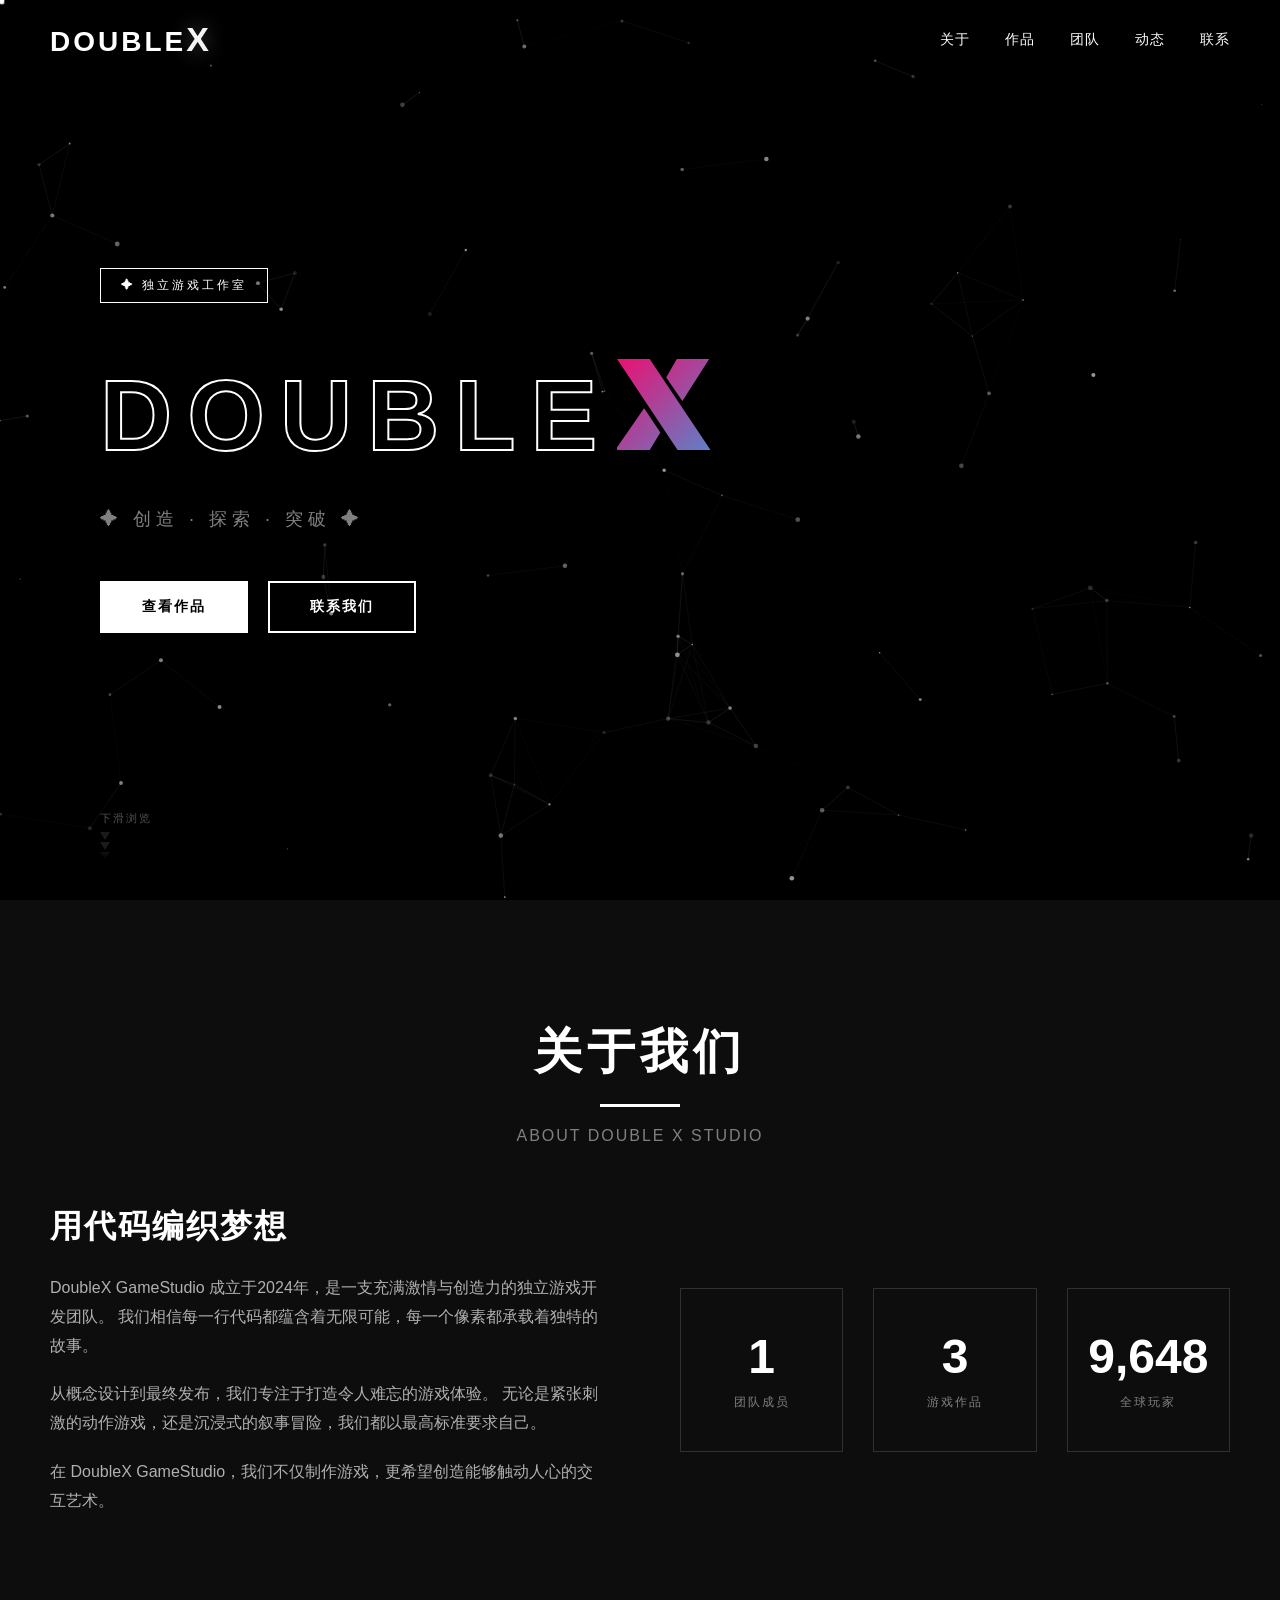
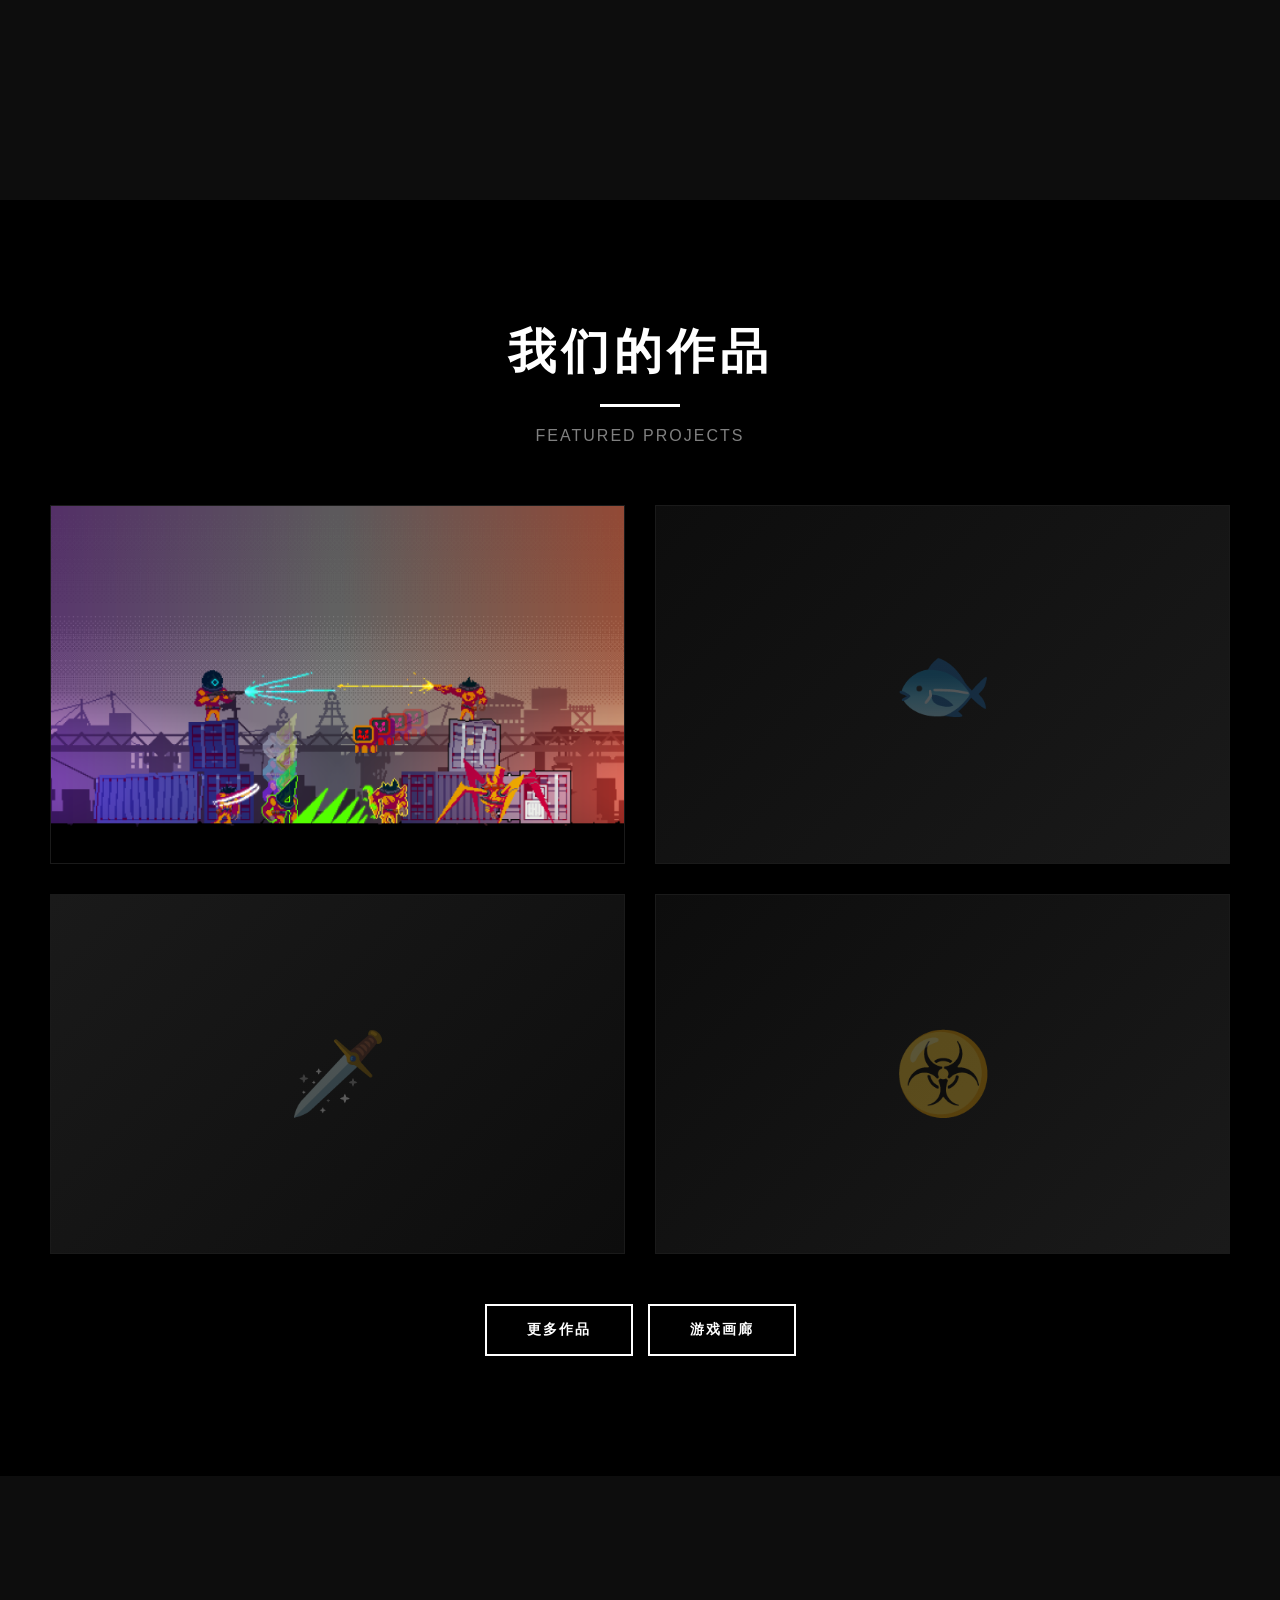
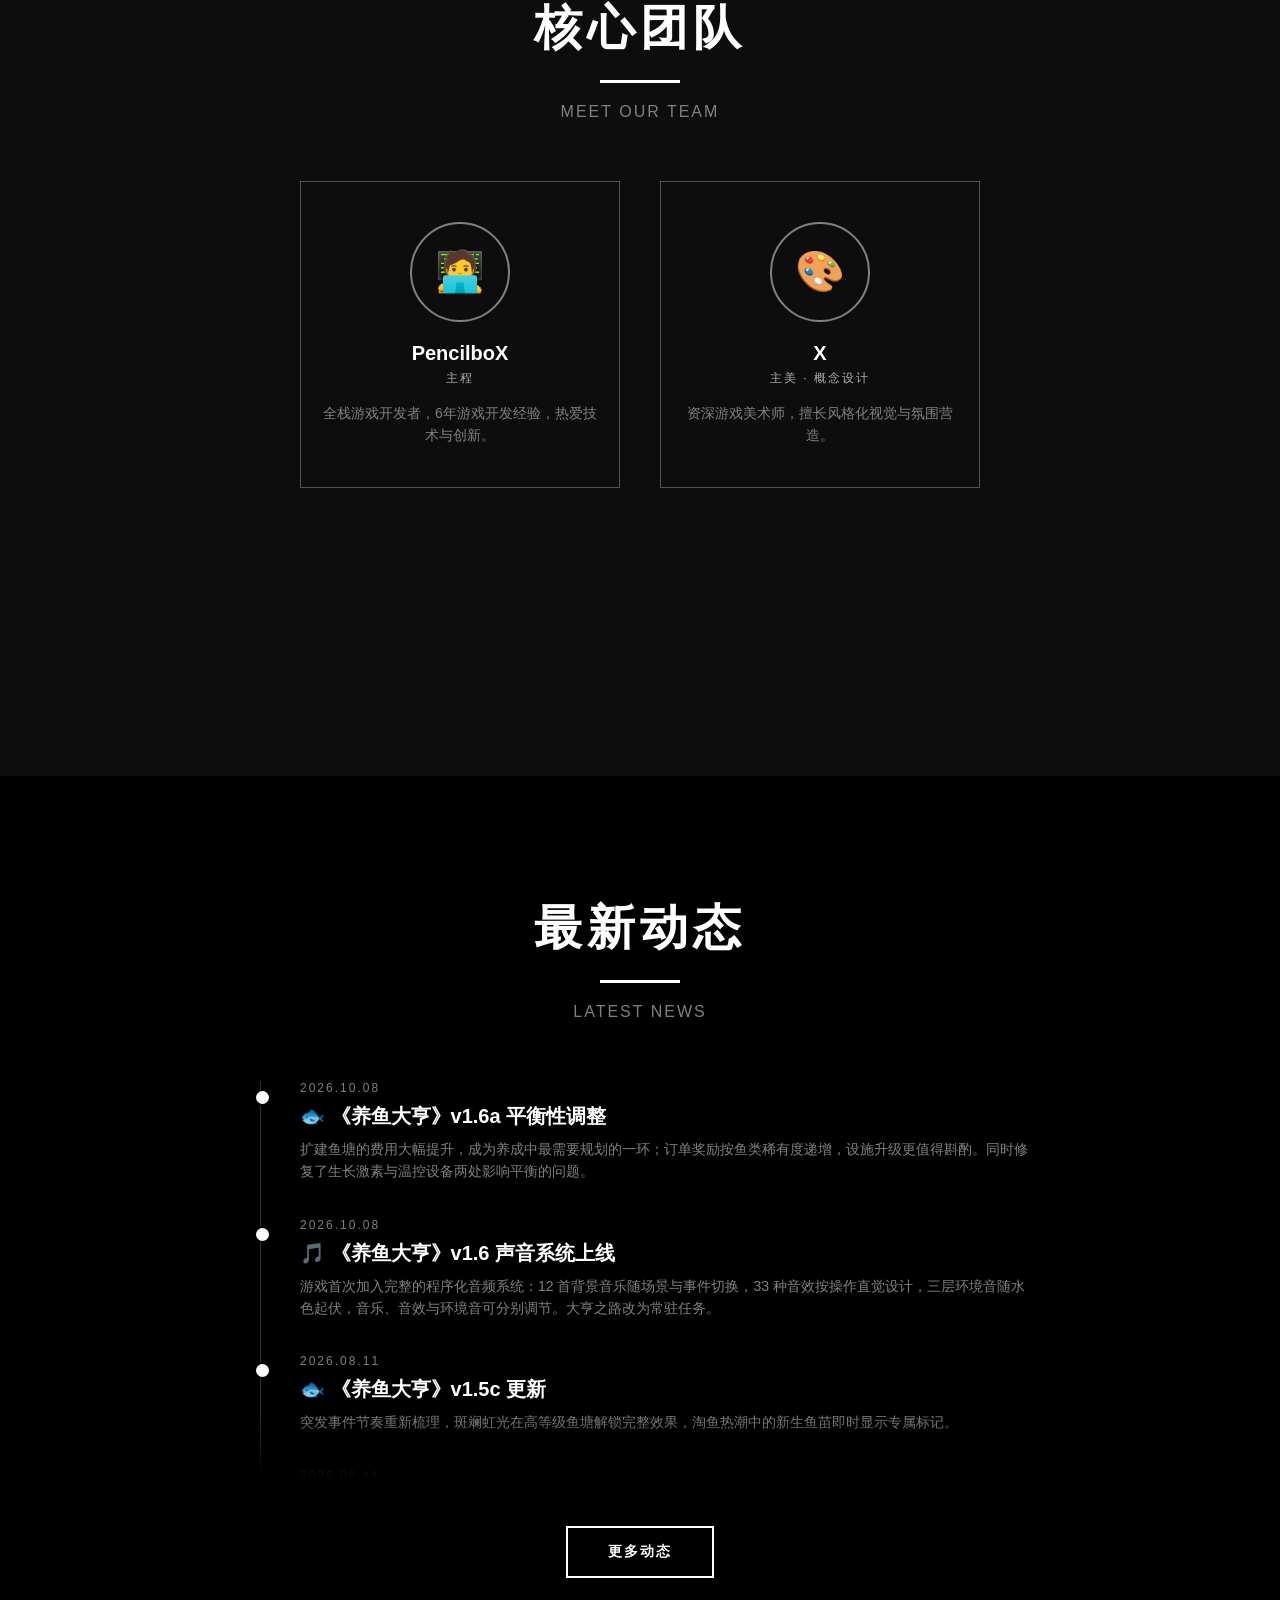
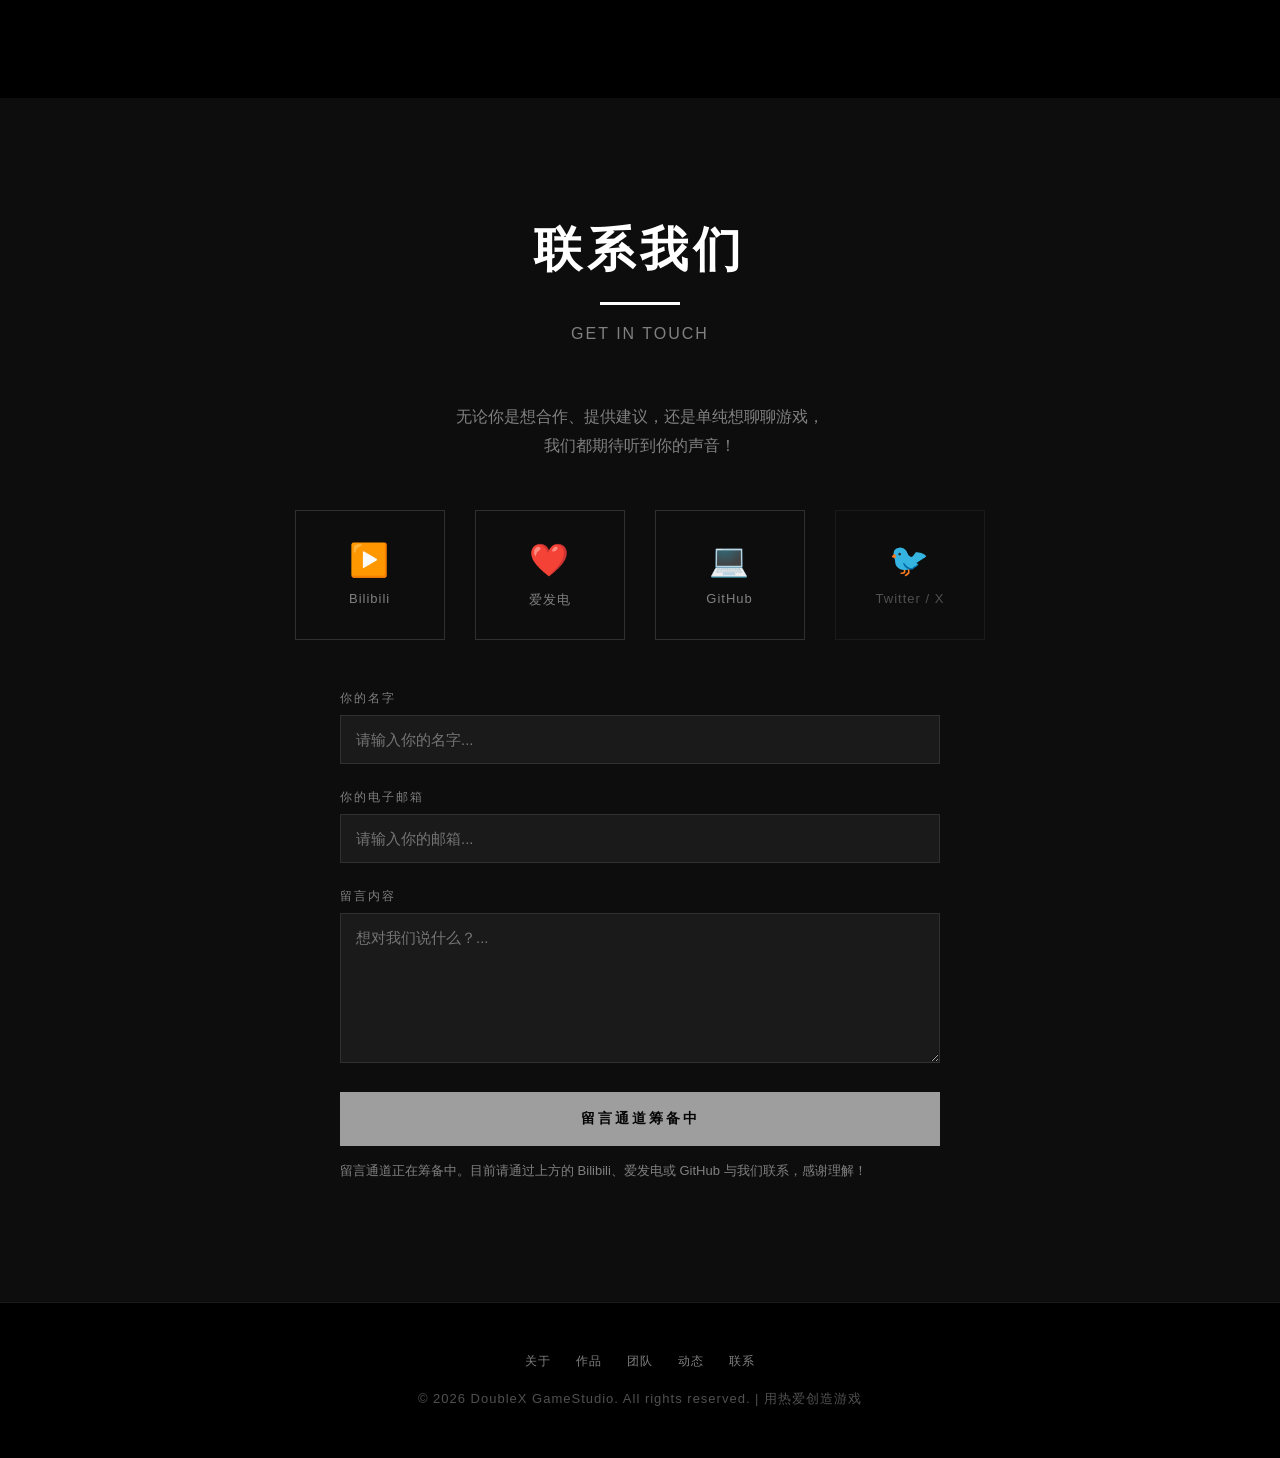
<file: index.html>
<!DOCTYPE html>
<html lang="zh-CN">
<head>
    <meta charset="UTF-8">
    <meta name="viewport" content="width=device-width, initial-scale=1.0">
    <link rel="icon" href="assets/icons/favicon-32.png" type="image/png">
    <link rel="apple-touch-icon" href="assets/icons/apple-touch-icon.png">
    <title>DoubleX GameStudio | 游戏开发工作室</title>
    <meta name="description" content="DoubleX GameStudio 是成立于 2024 年的独立游戏工作室，专注像素风格与硬核玩法：2D 平台射击《几何》、放置养成《养鱼大亨》，另有《螺旋塔》《异种》开发中。">
    <link rel="canonical" href="https://doublex.top/">
    <meta property="og:type" content="website">
    <meta property="og:site_name" content="DoubleX GameStudio">
    <meta property="og:locale" content="zh_CN">
    <meta property="og:title" content="DoubleX GameStudio | 游戏开发工作室">
    <meta property="og:description" content="专注像素风格与硬核玩法的独立游戏工作室：《几何》《养鱼大亨》，另有《螺旋塔》《异种》开发中。">
    <meta property="og:url" content="https://doublex.top/">
    <meta property="og:image" content="https://doublex.top/og-image.jpg">
    <meta property="og:image:width" content="1200">
    <meta property="og:image:height" content="630">
    <meta name="twitter:card" content="summary_large_image">
    <meta name="twitter:title" content="DoubleX GameStudio | 游戏开发工作室">
    <meta name="twitter:description" content="专注像素风格与硬核玩法的独立游戏工作室：《几何》《养鱼大亨》，另有《螺旋塔》《异种》开发中。">
    <meta name="twitter:image" content="https://doublex.top/og-image.jpg">
    <link rel="stylesheet" href="assets/css/main.css">
    <style>
        /* ===== 字体 ===== */
        @font-face {
            font-family: 'Black Ops One';
            src: url('assets/fonts/BlackOpsOne.ttf') format('truetype');
            font-weight: 400;
            font-style: normal;
            font-display: swap;
        }

        /* ===== HERO 区域 - 左对齐 ===== */
        .hero {
            min-height: 100vh;
            display: flex;
            flex-direction: column;
            justify-content: center;
            align-items: flex-start;
            text-align: left;
            position: relative;
            z-index: 1;
            padding-left: 100px;
            padding-right: 50px;
        }

        .hero-badge {
            display: inline-block;
            padding: 8px 20px;
            /* 静止态：透明底 + 白边白字（对齐全局 .btn-outline）*/
            border: 1px solid var(--white);
            color: var(--white);
            font-size: 12px;
            letter-spacing: 3px;
            text-transform: uppercase;
            margin-bottom: 30px;
            animation: fadeInLeft 1s ease;
        }

        .hero-title {
            font-size: 100px;
            font-weight: 900;
            letter-spacing: 15px;
            text-transform: uppercase;
            line-height: 1.1;
            margin-bottom: 20px;
            animation: fadeInLeft 1s ease 0.2s both;
            display: flex;
            flex-wrap: wrap;
            align-items: baseline;
            gap: 0;
        }

        .hero-title .word-double {
            -webkit-text-stroke: 2px var(--white);
            color: transparent;
        }

        .hero-title .word-x {
            font-size: 140px;
            position: relative;
            display: inline-block;
            margin-left: 5px;
            letter-spacing: 5px;
            font-family: 'Black Ops One', 'Impact', 'Arial Black', sans-serif;
            font-weight: 400;
            background: linear-gradient(135deg, #ff0066, #00ccff, #ff6600, #6600ff);
            background-size: 400% 400%;
            -webkit-background-clip: text;
            background-clip: text;
            -webkit-text-fill-color: transparent;
            animation: xGradientFlow 4s ease infinite;
        }

        @keyframes xGradientFlow {
            0% { background-position: 0% 50%; }
            25% { background-position: 100% 0%; }
            50% { background-position: 100% 100%; }
            75% { background-position: 0% 100%; }
            100% { background-position: 0% 50%; }
        }

        .hero-title .word-studio {
            color: var(--gray-400);
            font-size: 50px;
            font-weight: 600;
            letter-spacing: 8px;
            margin-left: 15px;
            align-self: flex-end;
            padding-bottom: 15px;
        }

        .hero-tagline {
            font-size: 18px;
            color: var(--gray-400);
            letter-spacing: 5px;
            margin-bottom: 50px;
            animation: fadeInLeft 1s ease 0.4s both;
        }

        .hero-cta {
            display: flex;
            gap: 20px;
            animation: fadeInLeft 1s ease 0.6s both;
        }

        .btn {
            /* inline-block + nowrap：否则中文标签会在字与字之间折行
               （例如“游戏画廊”被拆成“游戏画/廊”）*/
            display: inline-block;
            white-space: nowrap;
            padding: 15px 40px;
            font-size: 14px;
            font-weight: 600;
            letter-spacing: 2px;
            text-transform: uppercase;
            text-decoration: none;
            transition: all 0.4s ease;
            cursor: pointer;
            border: none;
        }

        .btn-primary {
            background: var(--white);
            color: var(--black);
            border: 2px solid var(--white);
        }

        .btn-primary:hover {
            background: transparent;
            color: var(--white);
        }

        .btn-outline {
            background: transparent;
            color: var(--white);
            border: 2px solid var(--white);
        }

        .btn-outline:hover {
            background: var(--white);
            color: var(--black);
        }

        .scroll-indicator {
            position: absolute;
            bottom: 40px;
            left: 100px;
            display: flex;
            flex-direction: column;
            align-items: flex-start;
            gap: 6px;
            animation: fadeInLeft 1s ease 1s both;
        }

        .scroll-indicator span {
            font-size: 11px;
            letter-spacing: 2px;
            color: var(--gray-500);
        }

        .scroll-arrows {
            display: flex;
            flex-direction: column;
            align-items: center;
            gap: 2px;
            -webkit-mask-image: linear-gradient(to bottom, black 0%, black 55%, transparent 100%);
            mask-image: linear-gradient(to bottom, black 0%, black 55%, transparent 100%);
        }

           /* ===== 程序化三角形 =====    原先用 ◀ ▲ ▼ 字符，Safari（iOS / macOS）会把它们渲染成 emoji。    改为纯 CSS 边框绘制，不依赖字体，任何内核下形状一致。 */   .tri {     display: inline-block;     width: 0;     height: 0;     vertical-align: middle;     border-style: solid;   }   .tri-left {     border-width: 5px 8px 5px 0;     border-color: transparent currentColor transparent transparent;   }   .tri-right {     border-width: 5px 0 5px 8px;     border-color: transparent transparent transparent currentColor;   }   .tri-up {     border-width: 0 5px 8px 5px;     border-color: transparent transparent currentColor transparent;   }   .tri-down {     border-width: 8px 5px 0 5px;     border-color: currentColor transparent transparent transparent;   } .scroll-arrow {
            font-size: 14px;
            color: var(--gray-400);
            opacity: 0.2;
            animation: arrowBlink 1.5s ease-in-out infinite;
        }

        .scroll-arrow:nth-child(2) { animation-delay: 0.5s; }
        .scroll-arrow:nth-child(3) { animation-delay: 1.0s; }

        @keyframes arrowBlink {
            0%, 30%   { opacity: 1; }
            50%, 100% { opacity: 0.2; }
        }

        /* ===== 通用 Section 样式 ===== */
        section {
            position: relative;
            z-index: 1;
            padding: 120px 50px;
            min-height: 100vh;
        }

        .section-title {
            font-size: 48px;
            font-weight: 900;
            text-transform: uppercase;
            letter-spacing: 5px;
            margin-bottom: 60px;
            text-align: center;
            position: relative;
        }

        .section-title::after {
            content: '';
            display: block;
            width: 80px;
            height: 3px;
            background: var(--white);
            margin: 20px auto 0;
        }

        .section-subtitle {
            font-size: 16px;
            color: var(--gray-400);
            text-align: center;
            letter-spacing: 2px;
            margin-top: -40px;
            margin-bottom: 60px;
        }

        /* ===== ABOUT 区域 ===== */
        .about {
            background: var(--gray-800);
        }

        .about-content {
            display: grid;
            grid-template-columns: 1fr 1fr;
            gap: 80px;
            max-width: 1200px;
            margin: 0 auto;
            align-items: center;
        }

        .about-text h3 {
            font-size: 32px;
            font-weight: 800;
            margin-bottom: 25px;
            letter-spacing: 2px;
        }

        .about-text p {
            color: var(--gray-300);
            line-height: 1.8;
            font-size: 16px;
            margin-bottom: 20px;
        }

        .about-stats {
            display: grid;
            grid-template-columns: repeat(3, 1fr);
            gap: 30px;
        }

        .stat-item {
            text-align: center;
            padding: 40px 20px;
            border: 1px solid var(--gray-600);
            transition: all 0.3s ease;
        }

        .stat-item:hover {
            border-color: var(--white);
            background: rgba(255, 255, 255, 0.02);
        }

        .stat-number {
            font-size: 48px;
            font-weight: 900;
            color: var(--white);
            display: block;
        }

        .stat-label {
            font-size: 12px;
            color: var(--gray-400);
            letter-spacing: 2px;
            text-transform: uppercase;
            margin-top: 10px;
            display: block;
        }

        /* ===== PROJECTS 区域 ===== */
        .projects {
            background: var(--black);
        }

        /* 按钮区：横向并排，空间不足时整块换行（不再从字间折断）*/
        .projects-more {
            display: flex;
            flex-wrap: wrap;
            justify-content: center;
            align-items: center;
            gap: 15px;
        }

        .projects-grid {
            display: grid;
            grid-template-columns: repeat(2, 1fr);
            gap: 30px;
            max-width: 1200px;
            margin: 0 auto;
        }

        .project-card {
            position: relative;
            overflow: hidden;
            border: 1px solid var(--gray-700);
            aspect-ratio: 16 / 10;
            cursor: pointer;
            transition: all 0.4s ease;
        }

        .project-card:hover {
            border-color: var(--gray-400);
            transform: translateY(-5px);
        }

        .project-card .project-bg {
            width: 100%;
            height: 100%;
            display: flex;
            align-items: center;
            justify-content: center;
            font-size: 60px;
            font-weight: 900;
            color: var(--gray-700);
            transition: all 0.4s ease;
            background: var(--gray-800);
        }

        .project-card:nth-child(1) .project-bg { background: linear-gradient(135deg, #1a1a1a, #0d0d0d); }
        .project-card:nth-child(2) .project-bg { background: linear-gradient(135deg, #0d0d0d, #1a1a1a); }
        .project-card:nth-child(3) .project-bg { background: linear-gradient(135deg, #1a1a1a, #0d0d0d); }
        .project-card:nth-child(4) .project-bg { background: linear-gradient(135deg, #0d0d0d, #1a1a1a); }

        .project-card .project-bg .icon {
            font-size: 80px;
            opacity: 0.3;
        }

        /* 图片卡片：让图片撑满容器（.project-bg 是 flex 容器且 align-items:center，
           若不强制拉伸，容器会按内容高度收缩，导致图片上下出现黑边）。
           同时覆盖两种写法：带 <picture> 的，以及加载器直接注入的裸 <img>。 */
        .project-card .project-bg picture,
        .project-card .project-bg > img {
            display: block;
            width: 100%;
            height: 100%;
            align-self: stretch;
        }

        .project-card .project-bg picture img,
        .project-card .project-bg > img {
            width: 100%;
            height: 100%;
            object-fit: cover;
            display: block;
        }

        .project-overlay {
            position: absolute;
            bottom: 0;
            left: 0;
            right: 0;
            padding: 30px;
            background: linear-gradient(to top, rgba(0,0,0,0.9), transparent);
            transform: translateY(100%);
            transition: all 0.4s ease;
        }

        .project-card:hover .project-overlay {
            transform: translateY(0);
        }

        .project-overlay h3 {
            font-size: 22px;
            font-weight: 700;
            margin-bottom: 8px;
        }

        .project-overlay p {
            color: var(--gray-400);
            font-size: 13px;
            letter-spacing: 1px;
        }

        .project-overlay .tag {
            display: inline-block;
            padding: 4px 12px;
            border: 1px solid var(--gray-500);
            font-size: 10px;
            letter-spacing: 1px;
            text-transform: uppercase;
            margin-top: 12px;
            color: var(--gray-300);
        }

        .project-overlay .nav-link {
            position: absolute;
            bottom: 30px;
            right: 28px;
            display: inline-flex;
            align-items: center;
            gap: 6px;
            padding: 4px 12px;
            /* 静止态：透明底 + 白边白字（对齐全局 .btn-outline）*/
            border: 1px solid var(--white);
            color: var(--white);
            font-size: 10px;
            letter-spacing: 1px;
            text-transform: uppercase;
            text-decoration: none;
            transition: all 0.35s ease;
            z-index: 5;
            white-space: nowrap;
        }

        .project-overlay .nav-link::after {
            content: '';
            display: inline-block;
            width: 0;
            height: 0;
            border-top: 5px solid transparent;
            border-bottom: 5px solid transparent;
            border-left: 8px solid var(--white);
            transition: border-left-color 0.35s ease;
        }

        /* 悬停：反转为纯白填充 + 文字反色（与 .btn-outline:hover 同向）*/
        .project-overlay .nav-link:hover {
            border-color: var(--white);
            background: var(--white);
            color: var(--black);
        }

        .project-overlay .nav-link:hover::after {
            border-left-color: var(--black);
        }

        .project-overlay .nav-link.disabled {
            border-color: var(--gray-700);
            color: var(--gray-500);
            cursor: not-allowed;
            pointer-events: none;
        }

        .project-overlay .nav-link.disabled::after {
            border-left-color: var(--gray-500);
        }

        .project-overlay .nav-link.disabled:hover {
            border-color: var(--gray-700);
            color: var(--gray-500);
            background: transparent;
            box-shadow: none;
        }

        .project-overlay .nav-link.disabled:hover::after {
            border-left-color: var(--gray-500);
        }

        /* ===== TEAM 区域 ===== */
        .team {
            background: var(--gray-800);
        }

        .team-grid {
            display: flex;
            justify-content: center;
            flex-wrap: wrap;
            gap: 40px;
            max-width: 1000px;
            margin: 0 auto;
        }

        /* 整张成员卡片即链接：外层 <a> 承载 reveal 动画，内层 .team-card 负责视觉与
           hover 抬升。两者 transform 分工不同，避免互相覆盖。 */
        .team-card-link {
            display: block;
            color: inherit;
            text-decoration: none;
        }

        .team-card-link:focus-visible {
            outline: 2px solid var(--white);
            outline-offset: 4px;
        }

        .team-card {
            text-align: center;
            padding: 40px 20px;
            border: 1px solid var(--gray-500);
            transition: all 0.4s ease;
            position: relative;
            overflow: hidden;
            display: flex;
            flex-direction: column;
            align-items: center;
            width: 320px;
            max-width: 100%;
        }

        .team-card::before {
            content: '';
            position: absolute;
            top: 0;
            left: 0;
            width: 100%;
            height: 3px;
            background: var(--white);
            transform: scaleX(0);
            transform-origin: left;
            transition: transform 0.4s ease;
        }

        .team-card-link:hover .team-card::before {
            transform: scaleX(1);
        }

        .team-card-link:hover .team-card {
            border-color: var(--gray-400);
            transform: translateY(-10px);
        }

        .team-avatar {
            width: 100px;
            height: 100px;
            border-radius: 50%;
            margin: 0 auto 20px;
            border: 2px solid var(--gray-400);
            display: flex;
            align-items: center;
            justify-content: center;
            font-size: 40px;
            transition: all 0.4s ease;
        }

        .team-card-link:hover .team-avatar {
            border-color: var(--white);
        }

        .team-card h3 {
            font-size: 20px;
            font-weight: 700;
            margin-bottom: 5px;
        }

        .team-card .role {
            color: var(--gray-300);
            font-size: 12px;
            letter-spacing: 2px;
            text-transform: uppercase;
            margin-bottom: 15px;
        }

        .team-card p {
            color: var(--gray-400);
            font-size: 14px;
            line-height: 1.6;
        }

        /* ===== NEWS / BLOG 区域 ===== */
        .news {
            background: var(--black);
        }

        .news-timeline-wrap {
            max-width: 800px;
            margin: 0 auto;
            position: relative;
        }

        /* 动态列表底部渐隐。列表不足 MIN_SCROLL 条时由 loader 加 .is-short 关闭，
           否则会遮住最后一条内容。 */
        .news-timeline-wrap.is-short::after { display: none; }
        .news-timeline-wrap::after {
            content: '';
            position: absolute;
            bottom: 0;
            left: 0;
            right: 0;
            height: 80px;
            background: linear-gradient(transparent, var(--black) 80%);
            pointer-events: none;
            z-index: 2;
        }

        .news-timeline {
            max-height: 415px;
            overflow-y: auto;
            padding-right: 5px;
            scrollbar-width: thin;
            scrollbar-color: var(--gray-600) transparent;
        }

        .news-timeline::-webkit-scrollbar {
            width: 4px;
        }
        .news-timeline::-webkit-scrollbar-thumb {
            background: var(--gray-600);
            border-radius: 2px;
        }

        .news-timeline::before {
            content: '';
            position: absolute;
            left: 20px;
            top: 0;
            bottom: 0;
            width: 1px;
            background: var(--gray-600);
        }

        .news-item {
            padding-left: 60px;
            position: relative;
            margin-bottom: 35px;
        }

        .news-item:last-child {
            margin-bottom: 10px;
        }

        .news-item::before {
            content: '';
            position: absolute;
            left: 14px;
            top: 8px;
            width: 13px;
            height: 13px;
            border-radius: 50%;
            background: var(--white);
            border: 2px solid var(--black);
        }

        .news-date {
            font-size: 12px;
            color: var(--gray-400);
            letter-spacing: 2px;
            text-transform: uppercase;
            margin-bottom: 8px;
        }

        .news-item h3 {
            font-size: 20px;
            font-weight: 700;
            margin-bottom: 8px;
        }

        .news-item p {
            color: var(--gray-400);
            line-height: 1.6;
            font-size: 14px;
        }

        /* ===== CONTACT 区域 ===== */
        .contact {
            background: var(--gray-800);
        }

        .contact-container {
            max-width: 800px;
            margin: 0 auto;
            text-align: center;
        }

        .contact-container > p {
            color: var(--gray-400);
            font-size: 16px;
            line-height: 1.8;
            margin-bottom: 50px;
        }

        .contact-links {
            display: flex;
            justify-content: center;
            gap: 30px;
            flex-wrap: wrap;
            margin-bottom: 50px;
        }

        .contact-link {
            display: flex;
            flex-direction: column;
            align-items: center;
            gap: 12px;
            padding: 30px 40px;
            border: 1px solid var(--gray-600);
            text-decoration: none;
            color: var(--white);
            transition: all 0.4s ease;
            min-width: 150px;
        }

        .contact-link:hover {
            border-color: var(--white);
            background: rgba(255, 255, 255, 0.02);
            transform: translateY(-5px);
        }

        /* 暂无跳转内容的入口（如未开通的 Twitter / X）：保留占位但明确不可点 */
        .contact-link.disabled {
            border-color: var(--gray-700);
            cursor: not-allowed;
            pointer-events: none;
        }

        .contact-link.disabled span {
            color: var(--gray-500);
        }

        .contact-link .icon {
            font-size: 32px;
        }

        .contact-link span {
            font-size: 13px;
            letter-spacing: 1px;
            color: var(--gray-400);
        }

        .contact-form {
            max-width: 600px;
            margin: 0 auto;
            text-align: left;
        }

        .form-group {
            margin-bottom: 25px;
        }

        .form-group label {
            display: block;
            font-size: 12px;
            letter-spacing: 2px;
            text-transform: uppercase;
            color: var(--gray-400);
            margin-bottom: 8px;
        }

        .form-group input,
        .form-group textarea {
            width: 100%;
            padding: 15px;
            background: var(--gray-700);
            border: 1px solid var(--gray-600);
            color: var(--white);
            font-size: 15px;
            font-family: inherit;
            transition: all 0.3s ease;
            outline: none;
        }

        .form-group input:focus,
        .form-group textarea:focus {
            border-color: var(--white);
            background: var(--gray-600);
        }

        .form-group textarea {
            height: 150px;
            resize: vertical;
        }

        .form-submit {
            width: 100%;
            padding: 18px;
            background: var(--white);
            color: var(--black);
            border: none;
            font-size: 14px;
            font-weight: 700;
            letter-spacing: 3px;
            text-transform: uppercase;
            cursor: pointer;
            transition: all 0.3s ease;
        }

        .form-submit:hover {
            background: var(--gray-200);
        }

        /* ===== 响应式 ===== */
        @media (max-width: 1024px) {
            .hero-title {
                font-size: 60px;
                letter-spacing: 10px;
                flex-wrap: wrap;
            }

            .hero-title .word-x {
                font-size: 80px;
            }

            .hero-title .word-studio {
                font-size: 32px;
                margin-left: 10px;
                padding-bottom: 8px;
            }

            .about-content {
                grid-template-columns: 1fr;
                gap: 50px;
            }

            .projects-grid {
                grid-template-columns: 1fr;
            }

            .team-grid {
                grid-template-columns: repeat(2, 1fr);
            }
        }

        @media (max-width: 768px) {
            section {
                padding: 80px 25px;
            }

            .hero {
                padding-left: 25px;
                padding-right: 25px;
                align-items: center;
                text-align: center;
            }

            .hero-badge {
                margin-bottom: 12px;
            }

            .hero-title {
                font-size: 64px;
                letter-spacing: 8px;
                flex-wrap: wrap;
                justify-content: center;
                margin-bottom: 12px;
            }

            .hero-title .word-x {
                font-size: 86px;
                margin-left: 3px;
            }

            .hero-title .word-studio {
                font-size: 30px;
                margin-left: 6px;
                padding-bottom: 5px;
            }

            .hero-tagline {
                font-size: 15px;
                letter-spacing: 3px;
                margin-bottom: 30px;
            }

            .hero-cta {
                flex-direction: row;
                align-items: center;
                justify-content: center;
                gap: 12px;
            }

            .hero-cta .btn {
                padding: 12px 28px;
                font-size: 12px;
                letter-spacing: 1px;
            }

            .scroll-indicator {
                left: 25px;
                transform: none;
                align-items: flex-start;
            }

            .section-title {
                font-size: 32px;
            }

            .about-stats {
                grid-template-columns: 1fr;
            }

            .team-grid {
                grid-template-columns: 1fr;
            }

            .contact-links {
                flex-direction: row;
                flex-wrap: wrap;
                justify-content: center;
                gap: 12px;
            }

            .contact-link {
                width: calc(50% - 6px);
                padding: 18px 16px;
                min-width: auto;
                font-size: 11px;
            }

            .contact-link .icon {
                font-size: 24px;
            }

            .contact-link span {
                font-size: 11px;
            }
        }

        /* 窄屏：两按钮并排约需 307px，视口不足时改为上下各占一行，
           避免出现半截换行造成的视觉破裂 */
        @media (max-width: 480px) {
            .projects-more {
                flex-direction: column;
                /* 按内容宽度居中并沿用 .btn 默认尺寸（与「更多动态」一致）；
                   拉伸对齐会把边框撑成整行宽，过宽 */
                align-items: center;
                gap: 12px;
            }
        }

        @media (max-width: 480px) {
            .hero {
                padding-left: 16px;
                padding-right: 16px;
            }

            .hero-badge {
                font-size: 10px;
                padding: 6px 14px;
                margin-bottom: 10px;
            }

            .hero-title {
                font-size: 44px;
                letter-spacing: 4px;
                justify-content: center;
                margin-bottom: 8px;
            }

            .hero-title .word-x {
                font-size: 60px;
                margin-left: 2px;
            }

            .hero-title .word-double {
                -webkit-text-stroke: 1px var(--white);
            }

            .hero-title .word-studio {
                font-size: 20px;
                margin-left: 4px;
                padding-bottom: 3px;
            }

            .hero-tagline {
                font-size: 13px;
                margin-bottom: 24px;
            }

            .hero-cta {
                gap: 8px;
            }

            .hero-cta .btn {
                padding: 10px 20px;
                font-size: 11px;
                letter-spacing: 1px;
            }

            .scroll-indicator {
                left: 16px;
                transform: none;
            }

            .contact-link {
                width: calc(50% - 6px);
                min-width: auto;
                padding: 15px 10px;
                flex: 0 0 auto;
            }
        }

        /* ===== 移动端：时间轴占据左侧，文字被推得过右；补右侧安全区平衡重心 ===== */
        @media (max-width: 768px) {
            .news-timeline-wrap { padding-right: 18px; }
            .news-timeline { padding-right: 4px; }
            .news-timeline::before { left: 7px; }
            .news-item { padding-left: 30px; }
            .news-item::before { left: 1px; }
        }
    </style>
    <!-- 结构化数据：工作室与收录作品 -->
    <script type="application/ld+json">
    {
      "@context": "https://schema.org",
      "@type": "Organization",
      "name": "DoubleX GameStudio",
      "alternateName": "DoubleX",
      "url": "https://doublex.top/",
      "logo": "https://doublex.top/assets/icons/logo-white.png",
      "foundingDate": "2024",
      "description": "成立于 2024 年的独立游戏开发工作室，专注像素风格与硬核玩法。",
      "sameAs": [
        "https://space.bilibili.com/3706973610576816",
        "https://ifdian.net/a/dxgamestudio",
        "https://github.com/FishShitMan"
      ],
      "makesOffer": [
        { "@type": "Offer", "itemOffered": { "@type": "VideoGame", "name": "几何", "genre": "平台射击", "gamePlatform": ["PC", "Web"], "url": "https://doublex.top/games/detail.html?game=geometry" } },
        { "@type": "Offer", "itemOffered": { "@type": "VideoGame", "name": "养鱼大亨", "genre": "放置养成", "gamePlatform": ["Web"], "url": "https://doublex.top/games/detail.html?game=fishfarm" } }
      ]
    }
    </script>
</head>
<body>

    <!-- ===== 自定义光标 ===== -->
    <div class="cursor-dot" id="cursorDot"></div>
    <div class="cursor-ring" id="cursorRing"></div>

    <!-- ===== 粒子背景 Canvas ===== -->
    <canvas id="particle-canvas"></canvas>

    <!-- ===== 导航栏 ===== -->
    <nav class="navbar" id="navbar">
        <a href="#" class="logo">Double<span class="highlight-x">X</span></a>
        <ul class="nav-links" id="navLinks">
            <li><a href="#about">关于</a></li>
            <li><a href="#projects">作品</a></li>
            <li><a href="#team">团队</a></li>
            <li><a href="#news">动态</a></li>
            <li><a href="#contact">联系</a></li>
        </ul>
        <div class="menu-toggle" id="menuToggle">
            <span></span>
            <span></span>
            <span></span>
        </div>
    </nav>

    <!-- ===== HERO 区域 ===== -->
    <section class="hero" id="hero">
        <div class="hero-badge">✦ 独立游戏工作室</div>
        <h1 class="hero-title">
            <span class="word-double">DOUBLE</span>
            <span class="word-x">X</span>
        </h1>
        <p class="hero-tagline">✦ 创造 · 探索 · 突破 ✦</p>
        <div class="hero-cta">
            <a href="#projects" class="btn btn-primary">查看作品</a>
            <a href="#contact" class="btn btn-outline">联系我们</a>
        </div>
        <div class="scroll-indicator">
            <span>下滑浏览</span>
            <div class="scroll-arrows">
                <div class="scroll-arrow tri tri-down" aria-hidden="true"></div>
                <div class="scroll-arrow tri tri-down" aria-hidden="true"></div>
                <div class="scroll-arrow tri tri-down" aria-hidden="true"></div>
            </div>
        </div>
    </section>

    <!-- ===== ABOUT 区域 ===== -->
    <section class="about" id="about">
        <h2 class="section-title reveal">关于我们</h2>
        <p class="section-subtitle reveal" style="transition-delay: 0.1s;">ABOUT DOUBLE X STUDIO</p>
        <div class="about-content">
            <div class="about-text reveal-left">
                <h3>用代码编织梦想</h3>
                <p>
                    DoubleX GameStudio 成立于2024年，是一支充满激情与创造力的独立游戏开发团队。
                    我们相信每一行代码都蕴含着无限可能，每一个像素都承载着独特的故事。
                </p>
                <p>
                    从概念设计到最终发布，我们专注于打造令人难忘的游戏体验。
                    无论是紧张刺激的动作游戏，还是沉浸式的叙事冒险，我们都以最高标准要求自己。
                </p>
                <p>
                    在 DoubleX GameStudio，我们不仅制作游戏，更希望创造能够触动人心的交互艺术。
                </p>
            </div>
            <div class="about-stats reveal-right">
                <div class="stat-item">
                    <span class="stat-number" data-target="2">0</span>
                    <span class="stat-label">团队成员</span>
                </div>
                <div class="stat-item">
                    <span class="stat-number" data-target="4">0</span>
                    <span class="stat-label">游戏作品</span>
                </div>
                <div class="stat-item">
                    <span class="stat-number" data-target="9810">0</span>
                    <span class="stat-label">全球玩家</span>
                </div>
            </div>
        </div>
    </section>

    <!-- ===== PROJECTS 区域 ===== -->
    <section class="projects" id="projects">
        <h2 class="section-title reveal">我们的作品</h2>
        <p class="section-subtitle reveal" style="transition-delay: 0.1s;">FEATURED PROJECTS</p>
        <div class="projects-grid" id="projectsGrid">
            <!-- 卡片内容来自 assets/data/siteslots.json（由 assets/js/loader.js 渲染）。
                 下面是 HTML 内置默认内容：数据不可用时页面照常显示，不会空白。 -->
            <div class="project-card reveal-scale">
                <div class="project-bg"><span class="icon">✦</span></div>
                <div class="project-overlay">
                    <h3>待开发项目</h3>
                    <p>这是一个等待开发中的游戏项目</p>
                    <span class="tag">暂无 · 暂无</span>
                    <span class="nav-link disabled" aria-disabled="true">即将推出</span>
                </div>
            </div>
            <div class="project-card reveal-scale" style="transition-delay: 0.1s;">
                <div class="project-bg"><span class="icon">✦</span></div>
                <div class="project-overlay">
                    <h3>待开发项目</h3>
                    <p>这是一个等待开发中的游戏项目</p>
                    <span class="tag">暂无 · 暂无</span>
                    <span class="nav-link disabled" aria-disabled="true">即将推出</span>
                </div>
            </div>
            <div class="project-card reveal-scale" style="transition-delay: 0.2s;">
                <div class="project-bg"><span class="icon">✦</span></div>
                <div class="project-overlay">
                    <h3>待开发项目</h3>
                    <p>这是一个等待开发中的游戏项目</p>
                    <span class="tag">暂无 · 暂无</span>
                    <span class="nav-link disabled" aria-disabled="true">即将推出</span>
                </div>
            </div>
            <div class="project-card reveal-scale" style="transition-delay: 0.3s;">
                <div class="project-bg"><span class="icon">✦</span></div>
                <div class="project-overlay">
                    <h3>待开发项目</h3>
                    <p>这是一个等待开发中的游戏项目</p>
                    <span class="tag">暂无 · 暂无</span>
                    <span class="nav-link disabled" aria-disabled="true">即将推出</span>
                </div>
            </div>
        </div>
<div class="projects-more reveal" style="margin-top: 50px;">
            <a href="pages/showcase.html" class="btn btn-outline">更多作品</a>
            <a href="pages/gallery.html" class="btn btn-outline">游戏画廊</a>
        </div>
    </section>

    <!-- ===== TEAM 区域 ===== -->
    <section class="team" id="team">
        <h2 class="section-title reveal">核心团队</h2>
        <p class="section-subtitle reveal" style="transition-delay: 0.1s;">MEET OUR TEAM</p>
        <div class="team-grid" id="teamGrid">
            <!-- 成员数据来自 assets/data/team.json（由 assets/js/loader.js 渲染）。
                 下面是 HTML 内置默认内容：数据不可用时卡片与链接照常可用。 -->
            <a class="team-card-link reveal" href="https://github.com/toybox250" target="_blank" rel="noopener noreferrer" aria-label="PencilboX 的个人主页">
                <div class="team-card">
                    <div class="team-avatar">🧑‍💻</div>
                    <h3>PencilboX</h3>
                    <div class="role">主程</div>
                    <p>全栈游戏开发者，6年游戏开发经验，热爱技术与创新。</p>
                </div>
            </a>
            <a class="team-card-link reveal" style="transition-delay: 0.05s;" href="https://github.com/FishShitMan" target="_blank" rel="noopener noreferrer" aria-label="X 的个人主页">
                <div class="team-card">
                    <div class="team-avatar">🎨</div>
                    <h3>X</h3>
                    <div class="role">主美 · 概念设计</div>
                    <p>资深游戏美术师，擅长风格化视觉与氛围营造。</p>
                </div>
            </a>
        </div>
    </section>

    <!-- ===== NEWS 区域（按从新到旧排序） ===== -->
    <section class="news" id="news">
        <h2 class="section-title reveal">最新动态</h2>
        <p class="section-subtitle reveal" style="transition-delay: 0.1s;">LATEST NEWS</p>
        <div class="news-timeline-wrap">
            <div class="news-timeline" id="newsList">
                <!-- 动态内容来自 assets/data/news/*.json（由 assets/js/loader.js 渲染）。
                     下面是 HTML 内置默认条目：数据不可用时页面照常显示。 -->
                <div class="news-item reveal-left">
                    <div class="news-date">—</div>
                    <h3>🎮 更多动态即将公布</h3>
                    <p>开发进展正在整理中，敬请期待。</p>
                </div>

            </div>
        </div>

        <div class="news-more reveal" style="text-align: center; margin-top: 30px;">
            <a href="pages/news.html" class="btn btn-outline">更多动态</a>
        </div>
    </section>

    <!-- ===== CONTACT 区域 ===== -->
    <section class="contact" id="contact">
        <h2 class="section-title reveal">联系我们</h2>
        <p class="section-subtitle reveal" style="transition-delay: 0.30s;">GET IN TOUCH</p>
        <div class="contact-container">
            <p class="reveal">
                无论你是想合作、提供建议，还是单纯想聊聊游戏，<br>
                我们都期待听到你的声音！
            </p>
            <div class="contact-links reveal">
                <a href="https://space.bilibili.com/3706973610576816" class="contact-link" target="_blank" rel="noopener">
                    <span class="icon">▶️</span>
                    <span>Bilibili</span>
                </a>
                <a href="https://ifdian.net/a/dxgamestudio" class="contact-link" target="_blank" rel="noopener">
                    <span class="icon">❤️</span>
                    <span>爱发电</span>
                </a>
                <a href="https://github.com/FishShitMan" class="contact-link" target="_blank" rel="noopener">
                    <span class="icon">💻</span>
                    <span>GitHub</span>
                </a>
                <!-- Twitter / X：暂无跳转内容，先以不可点状态占位。开通后填入 https://x.com/账号 并删除 disabled 类与 aria-disabled -->
                <a class="contact-link disabled" id="twitterLink" aria-disabled="true" title="Twitter / X 尚未开通">
                    <span class="icon">🐦</span>
                    <span>Twitter / X</span>
                </a>
            </div>
            <form class="contact-form reveal" id="contactForm">
                <div class="form-group">
                    <label for="name">你的名字</label>
                    <input type="text" id="name" name="name" placeholder="请输入你的名字..." required>
                </div>
                <div class="form-group">
                    <label for="email">你的电子邮箱</label>
                    <input type="email" id="email" name="email" placeholder="请输入你的邮箱..." required>
                </div>
                <div class="form-group">
                    <label for="message">留言内容</label>
                    <textarea id="message" name="message" placeholder="想对我们说什么？..." required></textarea>
                </div>
                <button type="submit" class="form-submit">发送留言</button>
            </form>
        </div>
    </section>

    <!-- ===== FOOTER ===== -->
    <footer class="footer">
        <div class="footer-links">
            <a href="#about">关于</a>
            <a href="#projects">作品</a>
            <a href="#team">团队</a>
            <a href="#news">动态</a>
            <a href="#contact">联系</a>
        </div>
        <p>&copy; 2026 DoubleX GameStudio. All rights reserved. | 用热爱创造游戏</p>
    </footer>

    <!-- ===== 回到顶部按钮 ===== -->
    <button class="back-to-top" id="backToTop" title="回到顶部"><span class="tri tri-up" aria-hidden="true"></span></button>

    <!-- ===== 公共脚本 ===== -->
    <script src="assets/js/loader.js"></script>
    <script src="assets/js/main.js"></script>

    <!-- ===== 页面独有脚本 ===== -->
    <script>
        // ===================================================================
        // 1. 数字动画计数器
        // ===================================================================
        const statNumbers = document.querySelectorAll('.stat-number');

        const counterObserver = new IntersectionObserver((entries) => {
            entries.forEach(entry => {
                if (entry.isIntersecting && !entry.target.dataset.animated) {
                    entry.target.dataset.animated = 'true';
                    const target = parseInt(entry.target.dataset.target);
                    const duration = 2000;
                    const start = performance.now();

                    function updateCounter(currentTime) {
                        const elapsed = currentTime - start;
                        const progress = Math.min(elapsed / duration, 1);
                        const eased = 1 - Math.pow(1 - progress, 3);
                        const current = Math.floor(eased * target);

                        if (target >= 1000) {
                            entry.target.textContent = current.toLocaleString();
                        } else {
                            entry.target.textContent = current;
                        }

                        if (progress < 1) {
                            requestAnimationFrame(updateCounter);
                        } else {
                            entry.target.textContent = target.toLocaleString();
                        }
                    }

                    requestAnimationFrame(updateCounter);
                }
            });
        }, { threshold: 0.5 });

        statNumbers.forEach(el => counterObserver.observe(el));

        // ===================================================================
        // 2. 联系表单 —— 无后端，提交后用本机邮件客户端把内容发到工作室邮箱
        // ===================================================================
        (function () {
            const form = document.getElementById('contactForm');
            if (!form) return;
            const button = form.querySelector('.form-submit');

            // 站点为静态托管、无后端，且工作室暂无公开收件邮箱，
            // 因此不伪造收件地址：提交时提示改用已开通的联系入口。
            // 日后拿到真实邮箱，把下面 handler 换回 mailto 即可（表单元素已带 name 属性）。
            const needsEmail = function () {
                if (button) {
                    button.disabled = true;
                    button.textContent = '留言通道筹备中';
                    button.style.opacity = '0.6';
                    button.style.cursor = 'not-allowed';
                }
                const tip = document.createElement('p');
                tip.style.cssText = 'margin-top:14px;font-size:13px;color:var(--gray-400);line-height:1.7;';
                tip.textContent = '留言通道正在筹备中。目前请通过上方的 Bilibili、爱发电或 GitHub 与我们联系，感谢理解！';
                form.appendChild(tip);
            };

            form.addEventListener('submit', function (e) {
                e.preventDefault();
            });
            needsEmail();
        })();

        // ===================================================================
        // 3. 控制台彩蛋
        // ===================================================================
        console.log('%c DoubleX GameStudio ', 'font-size: 30px; font-weight: bold; background: #000; color: #fff; padding: 10px 20px;');
        console.log('%c 用代码编织梦想，用像素讲述故事 ', 'font-size: 14px; color: #888;');
        console.log('%c 🌟 如果你也热爱游戏开发，欢迎加入我们！', 'font-size: 12px; color: #666;');
    </script>

</body>
</html>
</file>
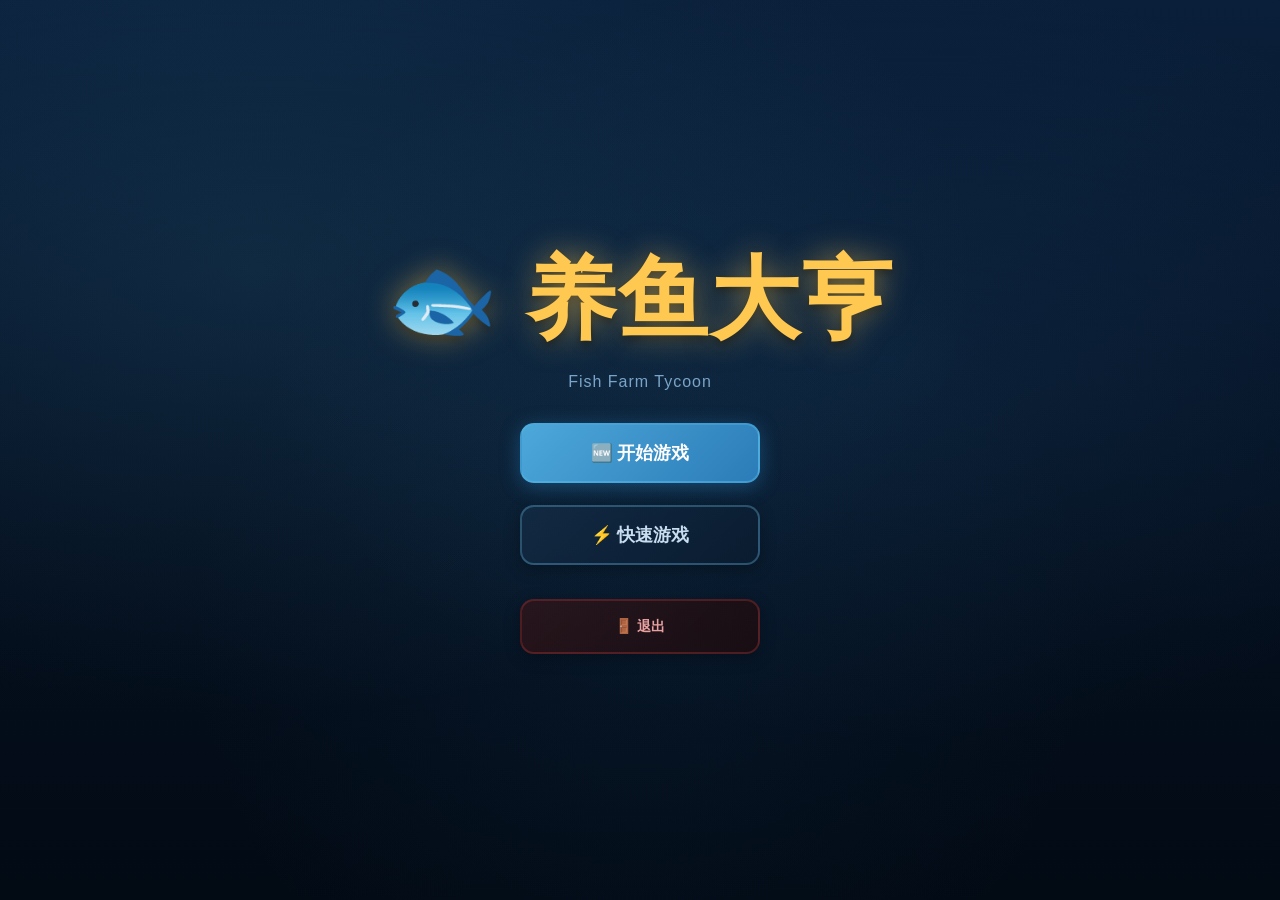
<file: game/index.html>
<!DOCTYPE html>
<html lang="zh-CN">
<head>
<meta charset="UTF-8">
<meta name="viewport" content="width=device-width, initial-scale=1.0">
<title>🐟 养鱼大亨 - Fish Farm Tycoon</title>
<style>
* { margin: 0; padding: 0; box-sizing: border-box; }
body {
  font-family: 'Segoe UI', 'Microsoft YaHei', sans-serif;
  background: #0a1525;
  min-height: 100vh;
  color: #e0e8f0;
  overflow-x: hidden;
  display: flex;
  justify-content: center;
}
.game-wrapper {
  display: flex;
  gap: 10px;
  padding: 10px;
  max-width: 1400px;
  width: 100%;
  height: 100vh;
  min-height: 700px;
  align-items: stretch;
}
.shop-tabs { display: flex; gap: 2px; margin-bottom: 8px; flex-shrink: 0; }
.shop-tab {
  flex: 1; padding: 6px 0; text-align: center; cursor: pointer;
  font-size: 0.75em; font-weight: 600; border-radius: 8px; color: #5a80a0;
  background: rgba(16,36,58,0.4); border: 1px solid rgba(70,150,210,0.08);
  transition: all 0.2s; user-select: none;
}
.shop-tab.active {
  color: #fff;
  background: linear-gradient(135deg, rgba(40,100,160,0.5), rgba(20,60,110,0.5));
  border-color: rgba(80,160,220,0.3); box-shadow: 0 0 8px rgba(60,140,210,0.2);
}
.shop-tab:hover:not(.active) { color: #a0c8e8; border-color: rgba(70,150,210,0.2); }
.shop-tab-content { display: none; }
.shop-tab-content.active { display: block; }
/* 列表项基础样式合并 */
.shop-item, .upgrade-item, .quest-item, .fish-inv-item, .theme-item, .product-item {
  display: flex; align-items: center; gap: 8px; padding: 8px 10px;
  background: rgba(16,36,58,0.5); border-radius: 10px; margin-bottom: 5px;
  border: 1px solid rgba(70,150,210,0.1); font-size: 0.78em; transition: all 0.15s;
}
.shop-item:hover, .upgrade-item:hover, .theme-item:hover, .product-item:hover {
  border-color: rgba(70,150,210,0.3); background: rgba(20,42,66,0.6);
}
.product-item .product-icon, .shop-item .fish-icon, .fish-inv-item .fish-icon {
  font-size: 1.5em; width: 32px; text-align: center; flex-shrink: 0;
}
.product-item .product-info, .shop-item .info, .upgrade-item .info,
.quest-item .info, .fish-inv-item .info, .theme-item .info { flex: 1; min-width: 0; }
.product-item .product-name, .shop-item .name, .upgrade-item .name, .theme-item .name {
  font-weight: 600; font-size: 0.85em; color: #c8ddf0;
}
.product-item .product-desc, .shop-item .details, .upgrade-item .desc, .theme-item .desc {
  font-size: 0.7em; color: #6a90b8; margin-top: 1px;
}
.product-item .product-price, .shop-item .price {
  font-size: 0.8em; font-weight: 700; color: #ffc850; white-space: nowrap;
}
.product-item .btn, .shop-item .btn, .upgrade-item .btn, .theme-item .btn { flex-shrink: 0; }

.side-panel { width: 300px; min-width: 280px; display: flex; flex-direction: column; gap: 8px; flex-shrink: 0; }
.side-panel .panel {
  background: linear-gradient(160deg, rgba(14,32,55,0.92), rgba(8,20,38,0.95));
  border: 1px solid rgba(70,150,210,0.25); border-radius: 14px; padding: 12px;
  backdrop-filter: blur(6px); overflow-y: auto; flex: 1; min-height: 0;
}
.side-panel .panel h3 {
  font-size: 0.9em; color: #7ec8f8; margin-bottom: 10px; padding-bottom: 6px;
  border-bottom: 1px solid rgba(70,150,210,0.2); display: flex; align-items: center; gap: 6px;
  position: sticky; top: 0; background: inherit; z-index: 2;
}
.center-area { flex: 1; display: flex; flex-direction: column; gap: 8px; min-width: 400px; }
.top-bar { display: flex; gap: 8px; flex-shrink: 0; }
.stat-card {
  flex: 1; min-width: 100px;
  background: linear-gradient(145deg, rgba(14,38,60,0.9), rgba(10,25,42,0.95));
  border: 1px solid rgba(80,160,220,0.25); border-radius: 12px; padding: 10px 14px;
  display: flex; align-items: center; gap: 10px;
}
.stat-card .icon-circle {
  width: 38px; height: 38px; border-radius: 50%; display: flex; align-items: center;
  justify-content: center; font-size: 1.3em; flex-shrink: 0;
}
.stat-card .icon-circle.money { background: rgba(255,200,50,0.2); }
.stat-card .icon-circle.fish { background: rgba(80,200,255,0.2); }
.stat-card .icon-circle.species { background: rgba(255,120,200,0.2); }
.stat-card .info .label { font-size: 0.68em; color: #7aa4c8; text-transform: uppercase; letter-spacing: 0.5px; }
.stat-card .info .value { font-size: 1.25em; font-weight: 700; color: #fff; }
.stat-card.money .value { color: #ffc850; }

.pond-container {
  flex: 1; position: relative; border-radius: 18px; overflow: hidden;
  border: 3px solid rgba(100,180,220,0.3); cursor: default; min-height: 300px; transition: border-color 0.6s;
}
.pond-bg { position: absolute; inset: 0; z-index: 0; transition: all 0.6s ease; }
.pond-caustics { position: absolute; inset: 0; z-index: 1; pointer-events: none; opacity: 0.35; }

/* 主题合并 - 使用CSS变量可进一步精简，但保持当前显式主题以兼容 */
.theme-default .pond-bg {
  background: radial-gradient(ellipse at 30% 20%, rgba(80,180,220,0.35) 0%, transparent 60%),
    radial-gradient(ellipse at 70% 50%, rgba(60,150,200,0.25) 0%, transparent 55%),
    radial-gradient(ellipse at 50% 80%, rgba(30,100,160,0.3) 0%, transparent 50%),
    linear-gradient(180deg, #1a6b9e 0%, #14628a 15%, #0e4d72 30%, #0b3d5c 50%, #0a3350 70%, #082840 100%);
  background-size: 100% 100%, 120% 120%, 100% 100%, 100% 100%;
  animation: bgShimmer 8s ease-in-out infinite alternate;
}
.theme-coral .pond-bg {
  background: radial-gradient(ellipse at 25% 30%, rgba(255,160,140,0.3) 0%, transparent 55%),
    radial-gradient(ellipse at 65% 60%, rgba(255,130,110,0.2) 0%, transparent 50%),
    linear-gradient(180deg, #1e8ab5 0%, #167a9e 15%, #116b8a 30%, #0e5570 50%, #0c4560 70%, #0a3550 100%);
  animation: bgShimmer 7s ease-in-out infinite alternate;
}
.theme-coral { border-color: rgba(255,140,120,0.4) !important; }
.theme-deepsea .pond-bg {
  background: radial-gradient(ellipse at 50% 15%, rgba(60,80,160,0.25) 0%, transparent 50%),
    radial-gradient(ellipse at 30% 70%, rgba(40,50,120,0.2) 0%, transparent 45%),
    linear-gradient(180deg, #0a1f3a 0%, #081a30 15%, #061428 30%, #040e1c 50%, #020a14 70%, #01060c 100%);
  animation: bgShimmer 10s ease-in-out infinite alternate;
}
.theme-deepsea { border-color: rgba(80,80,180,0.5) !important; }
.theme-crystal .pond-bg {
  background: radial-gradient(ellipse at 40% 25%, rgba(180,240,255,0.4) 0%, transparent 50%),
    radial-gradient(ellipse at 60% 65%, rgba(140,220,240,0.3) 0%, transparent 45%),
    linear-gradient(180deg, #1ca3b8 0%, #1590a5 20%, #0e788e 40%, #0b6078 60%, #085068 80%, #064058 100%);
  animation: bgShimmer 6s ease-in-out infinite alternate;
}
.theme-crystal { border-color: rgba(150,230,255,0.5) !important; }
.theme-gold .pond-bg {
  background: radial-gradient(ellipse at 35% 30%, rgba(255,210,80,0.25) 0%, transparent 50%),
    radial-gradient(ellipse at 55% 70%, rgba(255,180,40,0.2) 0%, transparent 45%),
    linear-gradient(180deg, #5a4a20 0%, #4a3a18 20%, #3a2c10 40%, #2a1e0a 60%, #1a1006 80%, #0d0802 100%);
  animation: bgShimmer 9s ease-in-out infinite alternate;
}
.theme-gold { border-color: rgba(255,200,80,0.5) !important; }
.theme-redtide .pond-bg {
  background: radial-gradient(ellipse at 40% 25%, rgba(255,80,60,0.25) 0%, transparent 50%),
    radial-gradient(ellipse at 60% 55%, rgba(220,40,30,0.2) 0%, transparent 45%),
    linear-gradient(180deg, #3a1010 0%, #2a0c0c 20%, #1f0808 40%, #150505 60%, #0d0303 80%, #060101 100%);
  animation: bgShimmer 5s ease-in-out infinite alternate;
}
.theme-redtide { border-color: rgba(255,80,60,0.55) !important; }
.theme-abyss .pond-bg {
  background: radial-gradient(ellipse at 40% 20%, rgba(120,60,200,0.2) 0%, transparent 55%),
    radial-gradient(ellipse at 60% 50%, rgba(80,20,160,0.15) 0%, transparent 45%),
    linear-gradient(180deg, #0a0620 0%, #080518 15%, #060410 30%, #04030a 50%, #020206 70%, #010104 100%);
  animation: bgShimmer 12s ease-in-out infinite alternate;
}
.theme-abyss { border-color: rgba(140,60,220,0.5) !important; }
@keyframes bgShimmer { 0% { background-position: 0% 0%, 0% 0%, 0% 0%, 0% 0%; } 100% { background-position: 3% 2%, -2% -3%, 1% -1%, 0% 0%; } }
@keyframes roeGlow { 0%,100% { box-shadow: 0 0 10px rgba(255,200,80,0.7), 0 0 20px rgba(255,180,60,0.4); } 50% { box-shadow: 0 0 18px rgba(255,240,140,0.9), 0 0 32px rgba(255,200,80,0.7); } }

@keyframes redPulse { 0%,100% { background-color: rgba(200,30,30,0.15); border-color: rgba(255,60,60,0.6); } 50% { background-color: rgba(220,50,50,0.35); border-color: rgba(255,20,20,0.9); } }
@keyframes redFlash { 0%,100% { border-color: rgba(255,60,60,0.55); } 50% { border-color: rgba(255,30,30,0.95); box-shadow: 0 0 30px rgba(255,0,0,0.5), inset 0 0 30px rgba(255,0,0,0.15); } }
@keyframes goldPulse { 0%,100% { background-color: rgba(200,150,30,0.15); border-color: rgba(255,200,60,0.5); } 50% { background-color: rgba(220,170,40,0.35); border-color: rgba(255,220,80,0.9); } }
@keyframes rainbowBreath { 0%{border-color:rgba(255,80,80,0.7);box-shadow:0 0 20px rgba(255,80,80,0.4),inset 0 0 20px rgba(255,80,80,0.08)} 14%{border-color:rgba(255,180,40,0.7);box-shadow:0 0 20px rgba(255,180,40,0.4),inset 0 0 20px rgba(255,180,40,0.08)} 28%{border-color:rgba(255,240,60,0.7);box-shadow:0 0 20px rgba(255,240,60,0.4),inset 0 0 20px rgba(255,240,60,0.08)} 42%{border-color:rgba(80,220,80,0.7);box-shadow:0 0 20px rgba(80,220,80,0.4),inset 0 0 20px rgba(80,220,80,0.08)} 57%{border-color:rgba(60,180,255,0.7);box-shadow:0 0 20px rgba(60,180,255,0.4),inset 0 0 20px rgba(60,180,255,0.08)} 71%{border-color:rgba(120,80,240,0.7);box-shadow:0 0 20px rgba(120,80,240,0.4),inset 0 0 20px rgba(120,80,240,0.08)} 85%{border-color:rgba(220,80,200,0.7);box-shadow:0 0 20px rgba(220,80,200,0.4),inset 0 0 20px rgba(220,80,200,0.08)} 100%{border-color:rgba(255,80,80,0.7);box-shadow:0 0 20px rgba(255,80,80,0.4),inset 0 0 20px rgba(255,80,80,0.08)} }
@keyframes rainbowBg { 0%,100% { opacity: 0.25; } 50% { opacity: 0.40; } }
@keyframes goldFlash { 0%,100% { border-color: rgba(255,200,60,0.55); } 50% { border-color: rgba(255,220,80,0.95); box-shadow: 0 0 30px rgba(255,200,60,0.5), inset 0 0 30px rgba(255,200,60,0.15); } }
@keyframes superRedPulse { 0%,100% { background-color: rgba(180,10,10,0.25); border-color: rgba(255,20,20,0.7); } 50% { background-color: rgba(220,20,20,0.45); border-color: rgba(255,10,10,1.0); box-shadow: 0 0 30px rgba(255,0,0,0.6), inset 0 0 40px rgba(255,0,0,0.2); } }
@keyframes superRedFlash { 0%,100% { border-color: rgba(255,20,20,0.6); box-shadow: 0 0 20px rgba(255,0,0,0.3), inset 0 0 20px rgba(255,0,0,0.08); } 25% { border-color: rgba(255,60,60,0.85); box-shadow: 0 0 35px rgba(255,0,0,0.6), inset 0 0 35px rgba(255,0,0,0.15); } 50% { border-color: rgba(255,10,10,0.95); box-shadow: 0 0 50px rgba(255,0,0,0.8), inset 0 0 50px rgba(255,0,0,0.25); } 75% { border-color: rgba(255,60,60,0.85); box-shadow: 0 0 35px rgba(255,0,0,0.6), inset 0 0 35px rgba(255,0,0,0.15); } 100% { border-color: rgba(255,20,20,0.6); box-shadow: 0 0 20px rgba(255,0,0,0.3), inset 0 0 20px rgba(255,0,0,0.08); } }
@keyframes ancientRedGlow { 0%{border-color:rgba(255,20,20,0.6);box-shadow:0 0 0px rgba(255,0,0,0)} 30%{border-color:rgba(255,60,60,0.95);box-shadow:0 0 40px rgba(255,0,0,0.7),0 0 80px rgba(200,0,0,0.5)} 60%{border-color:rgba(255,100,100,1);box-shadow:0 0 60px rgba(255,50,50,0.9),0 0 120px rgba(200,20,20,0.7),0 0 180px rgba(150,0,0,0.4)} 100%{border-color:rgba(255,20,20,0.6);box-shadow:0 0 0px rgba(255,0,0,0),0 0 0px rgba(200,0,0,0)} }
@keyframes plaguePulse { 0%,100% { background-color: rgba(30,180,30,0.15); border-color: rgba(80,220,80,0.5); } 50% { background-color: rgba(50,220,50,0.35); border-color: rgba(120,255,120,0.8); } }
@keyframes plagueFlash { 0%,100% { border-color: rgba(80,220,80,0.55); } 50% { border-color: rgba(100,255,100,0.95); box-shadow: 0 0 25px rgba(0,200,0,0.4), inset 0 0 20px rgba(0,200,0,0.1); } }
.pond-container.event-rainbow { animation: rainbowBreath 3s ease-in-out infinite !important; }
.pond-container.event-rainbow .pond-bg { background: linear-gradient(180deg, rgba(255,100,100,0.35) 0%, rgba(255,160,60,0.3) 15%, rgba(255,240,80,0.25) 30%, rgba(80,220,100,0.3) 50%, rgba(60,180,255,0.35) 70%, rgba(140,80,240,0.3) 85%, rgba(220,100,220,0.35) 100%) !important; animation: rainbowBg 3s ease-in-out infinite !important; }
.pond-container.event-red-tide { animation: redFlash 0.8s ease-in-out infinite !important; }
.pond-container.event-red-tide .pond-bg { background: linear-gradient(180deg, rgba(180,30,30,0.5) 0%, rgba(120,15,15,0.4) 50%, rgba(60,5,5,0.3) 100%) !important; animation: redPulse 1.5s ease-in-out infinite !important; }
.pond-container.event-gold-rush { animation: goldFlash 0.7s ease-in-out infinite !important; }
.pond-container.event-gold-rush .pond-bg { background: linear-gradient(180deg, rgba(200,150,30,0.45) 0%, rgba(150,110,20,0.35) 50%, rgba(80,60,10,0.25) 100%) !important; animation: goldPulse 1.2s ease-in-out infinite !important; }
.pond-container.event-plague { animation: plagueFlash 0.7s ease-in-out infinite !important; }
.pond-container.event-plague .pond-bg { background: linear-gradient(180deg, rgba(20,120,20,0.4) 0%, rgba(10,80,10,0.3) 50%, rgba(5,40,5,0.25) 100%) !important; animation: plaguePulse 1s ease-in-out infinite !important; }
.pond-container.event-super-red-tide { animation: superRedFlash 1.0s ease-in-out infinite !important; }
.pond-container.event-super-red-tide .pond-bg { background: linear-gradient(180deg, rgba(180,10,10,0.6) 0%, rgba(120,5,5,0.5) 50%, rgba(60,2,2,0.4) 100%) !important; animation: superRedPulse 1.2s ease-in-out infinite !important; }
.pond-container.ancient-red-selling { animation: ancientRedGlow 1.2s ease-in-out forwards !important; }

.event-banner { position: absolute; top: 50%; left: 50%; transform: translate(-50%, -50%); z-index: 20; pointer-events: none; text-align: center; font-weight: 700; text-shadow: 0 0 10px rgba(0,0,0,0.6); }
.event-banner .event-title { font-size: 1.6em; margin-bottom: 4px; }
.event-banner .event-desc { font-size: 0.7em; margin-bottom: 6px; opacity: 0.8; }
.event-banner .event-countdown { font-size: 3em; }
.event-banner.red { color: #ff4444; }
.event-banner.gold { color: #ffd700; }

.bubble { position: absolute; border-radius: 50%; pointer-events: none; z-index: 2; animation: rise linear infinite; background: rgba(255,255,255,0.2); border: 1px solid rgba(255,255,255,0.4); box-shadow: 0 0 4px rgba(255,255,255,0.25), inset 0 0 3px rgba(255,255,255,0.2); }
.bubble::after { content: ''; position: absolute; top: 15%; left: 18%; width: 35%; height: 35%; border-radius: 50%; background: rgba(255,255,255,0.7); }
@keyframes rise { 0%{transform:translateY(0) translateX(0) scale(1);opacity:0.85} 25%{transform:translateY(-25vh) translateX(8px) scale(1.06);opacity:0.65} 50%{transform:translateY(-50vh) translateX(-5px) scale(0.92);opacity:0.45} 75%{transform:translateY(-75vh) translateX(12px) scale(0.82);opacity:0.2} 100%{transform:translateY(-105vh) translateX(3px) scale(0.65);opacity:0} }

.weed { position: absolute; bottom: 0; transform-origin: bottom center; pointer-events: none; z-index: 3; animation: sway 4s ease-in-out infinite; text-shadow: 0 0 8px rgba(0,0,0,0.3); }
.weed:nth-child(odd) { animation-duration: 3.5s; animation-delay: -1s; }
.weed:nth-child(even) { animation-duration: 4.5s; animation-delay: -2s; }
@keyframes sway { 0%,100%{transform:rotate(-4deg) scaleX(1)} 25%{transform:rotate(2deg) scaleX(0.95)} 50%{transform:rotate(5deg) scaleX(1.02)} 75%{transform:rotate(-2deg) scaleX(0.97)} }
.rock { position: absolute; bottom: 8px; pointer-events: none; z-index: 1; opacity: 0.45; }
.light-ray { position: absolute; top: 0; width: 20px; background: linear-gradient(180deg, rgba(255,255,255,0.08) 0%, transparent 100%); pointer-events: none; z-index: 1; animation: rayDrift 6s ease-in-out infinite; transform-origin: top center; border-radius: 10px; }
@keyframes rayDrift { 0%,100%{opacity:0.3;transform:skewX(-3deg)} 50%{opacity:0.5;transform:skewX(4deg)} }

.pond-fish { position: absolute; font-size: 2em; pointer-events: auto; cursor: pointer; transition: left 6s linear, top 5s ease-in-out, transform 0.3s ease; z-index: 5; filter: drop-shadow(1px 2px 2px rgba(0,0,0,0.35)); }
.pond-fish.hovered { filter: drop-shadow(0 0 10px rgba(255,255,255,0.9)) drop-shadow(1px 2px 4px rgba(0,0,0,0.5)) !important; z-index: 16 !important; }

.fish-speech { position: absolute; z-index: 20; pointer-events: none; background: rgba(255,255,255,0.92); color: #1a3350; padding: 4px 10px; border-radius: 12px; font-size: 0.7em; font-weight: 600; white-space: nowrap; box-shadow: 0 2px 8px rgba(0,0,0,0.3); animation: speechPop 0.3s ease-out; }
.fish-speech::after { content: ''; position: absolute; bottom: -6px; left: 50%; transform: translateX(-50%); width: 0; height: 0; border-left: 6px solid transparent; border-right: 6px solid transparent; border-top: 6px solid rgba(255,255,255,0.92); }
@keyframes speechPop { 0%{opacity:0;transform:translateY(6px) scale(0.8)} 100%{opacity:1;transform:translateY(0) scale(1)} }
.fish-speech.fade-out { animation: speechFade 0.5s ease-in forwards; }
@keyframes speechFade { to { opacity:0; transform: translateY(-8px); } }

@keyframes moneyPulse { 0%{transform:scale(1);color:#ffc850} 30%{transform:scale(1.15);color:#ffe080} 100%{transform:scale(1);color:#ffc850} }
@keyframes moneySubtract { 0%{transform:scale(1);color:#ffc850} 40%{transform:scale(1.1);color:#ff8888} 100%{transform:scale(1);color:#ffc850} }
.stat-card.money .value.pulse { animation: moneyPulse 0.5s ease-out; }
.stat-card.money .value.subtract { animation: moneySubtract 0.5s ease-out; }

@keyframes confettiFall { 0%{transform:translateY(-10vh) rotate(0deg);opacity:1} 100%{transform:translateY(105vh) rotate(720deg);opacity:0} }
.confetti-piece { position: fixed; top: -20px; z-index: 9999; pointer-events: none; font-size: 1.5em; animation: confettiFall 4s linear forwards; }

@keyframes screenShake { 0%,100%{transform:translate(0,0)} 10%{transform:translate(-2px,-1px)} 20%{transform:translate(2px,1px)} 30%{transform:translate(-1px,2px)} 40%{transform:translate(1px,-2px)} 50%{transform:translate(-1px,-1px)} 60%{transform:translate(1px,1px)} 70%{transform:translate(1px,-1px)} 80%{transform:translate(-1px,1px)} 90%{transform:translate(0,0)} }
.game-wrapper.shaking .center-area { animation: screenShake 0.3s ease-out; }

@keyframes ancientShake { 0%{transform:translate(0,0)} 8%{transform:translate(-3px,-2px)} 16%{transform:translate(3px,1px)} 24%{transform:translate(-2px,3px)} 32%{transform:translate(2px,-3px)} 40%{transform:translate(-3px,0px)} 48%{transform:translate(3px,-1px)} 56%{transform:translate(-1px,2px)} 64%{transform:translate(1px,-2px)} 72%{transform:translate(-2px,-1px)} 80%{transform:translate(2px,1px)} 88%{transform:translate(0,0)} 100%{transform:translate(0,0)} }
@keyframes ancientBorderGlow { 0%{border-color:rgba(140,60,220,0.5)} 30%{border-color:rgba(180,120,255,0.95);box-shadow:0 0 40px rgba(140,60,220,0.7),0 0 80px rgba(100,30,180,0.5)} 60%{border-color:rgba(220,180,255,1);box-shadow:0 0 60px rgba(160,100,255,0.9),0 0 120px rgba(140,80,240,0.7),0 0 180px rgba(100,40,200,0.4)} 100%{border-color:rgba(140,60,220,0.5);box-shadow:0 0 0px rgba(140,60,220,0),0 0 0px rgba(100,30,180,0)} }
.pond-container.ancient-selling { animation: ancientBorderGlow 1.2s ease-in-out forwards; }
.game-wrapper.ancient-shaking .center-area { animation: ancientShake 1.2s ease-in-out; }

.pond-ripple { position: absolute; border-radius: 50%; border: 2px solid rgba(255,255,255,0.5); pointer-events: none; z-index: 6; animation: rippleExpand 0.8s ease-out forwards; }
@keyframes rippleExpand { 0%{width:0;height:0;opacity:1} 100%{width:60px;height:60px;opacity:0;margin-left:-30px;margin-top:-30px} }
.pond-empty-text { position: absolute; top: 50%; left: 50%; transform: translate(-50%, -50%); color: rgba(255,255,255,0.35); font-size: 1.1em; z-index: 10; pointer-events: none; text-align: center; }

.side-panel.right-panel { width: 300px; min-width: 280px; }

.btn { padding: 6px 12px; border-radius: 8px; border: none; cursor: pointer; font-size: 0.78em; font-weight: 600; transition: all 0.2s; font-family: inherit; white-space: nowrap; }
.btn:active { transform: scale(0.95); }
.btn-primary { background: linear-gradient(135deg, #4da8da, #2b7cb8); color: #fff; box-shadow: 0 2px 6px rgba(50,150,220,0.3); }
.btn-primary:hover { background: linear-gradient(135deg, #5db8ea, #3b8cc8); }
.btn-primary:disabled { background: #3a5570; color: #6a8aa0; cursor: not-allowed; box-shadow: none; }
.btn-success { background: linear-gradient(135deg, #4caf80, #2d8a5c); color: #fff; box-shadow: 0 2px 6px rgba(60,180,100,0.3); }
.btn-success:hover { background: linear-gradient(135deg, #5cbf90, #3d9a6c); }
.btn-success:disabled { background: #3a5a48; color: #6a8a78; cursor: not-allowed; box-shadow: none; }
.btn-warning { background: linear-gradient(135deg, #e8943a, #c07020); color: #fff; box-shadow: 0 2px 6px rgba(230,150,50,0.3); }
.btn-xs { padding: 3px 8px; font-size: 0.7em; border-radius: 6px; }

.fish-inv-item .name { font-weight: 600; color: #c8ddf0; font-size: 0.8em; }
.fish-inv-item .growth-bar-wrap, .quest-item .progress-bar { height: 4px; background: rgba(255,255,255,0.1); border-radius: 2px; overflow: hidden; }
.fish-inv-item .growth-bar-wrap { margin-top: 3px; }
.quest-item .progress-bar { margin-top: 4px; }
.fish-inv-item .growth-bar { height: 100%; background: linear-gradient(90deg, #4da8da, #7ec8f8); border-radius: 2px; transition: width 0.5s; }
.fish-inv-item .growth-bar.ready { background: linear-gradient(90deg, #4caf80, #7ee8a0); animation: pulse-bar 0.8s ease-in-out infinite; }
@keyframes pulse-bar { 0%,100%{opacity:1} 50%{opacity:0.5} }
.fish-inv-item .growth-text { font-size: 0.65em; color: #5a80a0; margin-top: 1px; }

.quest-item { border-color: rgba(255,180,50,0.2); }
.quest-item .title { font-weight: 600; font-size: 0.8em; color: #ffc850; }
.quest-item .desc { font-size: 0.7em; color: #a0c0e0; margin-top: 2px; }
.quest-item .progress-fill { height: 100%; background: linear-gradient(90deg, #e8943a, #ffc850); border-radius: 2px; transition: width 0.4s; }
.quest-item .reward { font-size: 0.7em; color: #7ec8f8; margin-top: 2px; font-weight: 600; }
.quest-item.completed { border-color: rgba(80,220,120,0.4); background: rgba(22,50,38,0.5); }
.quest-item.completed .title { color: #6ee898; }

.upgrade-item .icon, .theme-item .icon { font-size: 1.3em; width: 28px; text-align: center; }
.upgrade-item .level { font-size: 0.7em; color: #7ec8f8; font-weight: 600; }
.theme-item .owned { color: #6ee898; font-size: 0.7em; font-weight: 600; }
.theme-item .active-theme { color: #ffc850; font-size: 0.7em; font-weight: 600; }
.empty-text { color: #4a6a8a; text-align: center; padding: 16px; font-size: 0.78em; }

.notification-area { position: fixed; bottom: 16px; left: 16px; z-index: 200; display: flex; flex-direction: column-reverse; gap: 6px; pointer-events: none; }
.notification { background: linear-gradient(135deg, rgba(14,34,58,0.96), rgba(8,22,40,0.96)); border: 1px solid rgba(255,200,50,0.4); border-radius: 10px; padding: 10px 14px; color: #fff; font-size: 0.8em; animation: slideIn 0.4s ease-out; pointer-events: auto; max-width: 300px; box-shadow: 0 4px 16px rgba(0,0,0,0.5); }
.notification.fade-out { animation: fadeOut 0.4s ease-in forwards; }
@keyframes slideIn { from{transform:translateX(-80px);opacity:0} to{transform:translateX(0);opacity:1} }
@keyframes fadeOut { from{opacity:1} to{opacity:0;transform:translateY(40px)} }
@keyframes fishSellLift { 0%{opacity:1;transform:translateY(0) scale(1)} 100%{opacity:0;transform:translateY(-120px) scale(0.3)} }
.pond-fish.selling {
  animation-name: fishSellLift !important;
  animation-duration: 0.8s !important;
  animation-timing-function: ease-out !important;
  animation-fill-mode: forwards !important;
  pointer-events: none !important;
  z-index: 9999 !important;
  transition: none !important;
}
@keyframes sellSwipeOut { 0%{opacity:1;transform:translateX(0)} 100%{opacity:0;transform:translateX(80px)} }
.fish-inv-item.selling-swipe {
  animation-name: sellSwipeOut !important;
  animation-duration: 0.5s !important;
  animation-timing-function: ease-in !important;
  animation-fill-mode: forwards !important;
  transition: none !important;
}

.version-tag { position: fixed; bottom: 16px; left: 16px; padding: 4px 10px; border-radius: 8px; background: linear-gradient(135deg, rgba(14,34,58,0.85), rgba(8,20,38,0.88)); border: 1px solid rgba(70,150,210,0.2); color: #4a6a8a; font-size: 0.68em; font-weight: 500; z-index: 140; letter-spacing: 0.5px; user-select: none; pointer-events: none; backdrop-filter: blur(4px); }
.settings-btn { position: fixed; bottom: 16px; right: 16px; width: 40px; height: 40px; border-radius: 50%; background: linear-gradient(135deg, rgba(14,34,58,0.92), rgba(8,20,38,0.95)); border: 2px solid rgba(100,180,220,0.3); color: #aac8e0; font-size: 1.3em; display: flex; align-items: center; justify-content: center; cursor: pointer; z-index: 150; transition: all 0.3s; box-shadow: 0 2px 10px rgba(0,0,0,0.4); }
.settings-btn:hover { background: linear-gradient(135deg, rgba(20,44,70,0.95), rgba(12,28,48,0.97)); border-color: rgba(120,200,250,0.5); color: #fff; transform: rotate(60deg); }

.main-menu-overlay { position: fixed; inset: 0; background: linear-gradient(180deg, #0a1f3a 0%, #061428 40%, #040e1c 70%, #020a14 100%); z-index: 1000; display: flex; flex-direction: column; justify-content: center; align-items: center; gap: 16px; }
.main-menu-overlay::before { content: ''; position: absolute; inset: 0; background: radial-gradient(ellipse at 20% 30%, rgba(80,180,220,0.12) 0%, transparent 50%), radial-gradient(ellipse at 70% 40%, rgba(60,150,210,0.10) 0%, transparent 50%), radial-gradient(ellipse at 50% 70%, rgba(40,120,180,0.08) 0%, transparent 50%); pointer-events: none; z-index: 0; }
.main-menu-title { font-size: 5.6em; font-weight: 900; color: #ffc850; text-shadow: 0 0 30px rgba(255,200,80,0.5), 0 4px 8px rgba(0,0,0,0.5); z-index: 1; margin-bottom: 20px; letter-spacing: 2px; animation: titleFloat 3s ease-in-out infinite; }
@keyframes titleFloat { 0%,100%{transform:translateY(0)} 50%{transform:translateY(-6px)} }
.main-menu-subtitle { font-size: 1em; color: #7aa4c8; z-index: 1; margin-top: -24px; margin-bottom: 16px; letter-spacing: 1px; }
.main-menu-btn { width: 240px; padding: 16px 0; border-radius: 14px; border: 2px solid rgba(100,180,220,0.35); cursor: pointer; font-size: 1.1em; font-weight: 700; font-family: inherit; transition: all 0.3s; z-index: 1; text-align: center; background: linear-gradient(135deg, rgba(20,44,70,0.8), rgba(10,28,48,0.9)); color: #c8ddf0; box-shadow: 0 4px 16px rgba(0,0,0,0.3); margin-bottom: 6px; }
.main-menu-btn:hover { background: linear-gradient(135deg, rgba(40,90,140,0.7), rgba(20,55,100,0.8)); border-color: rgba(120,200,250,0.55); color: #fff; transform: translateY(-2px); box-shadow: 0 6px 24px rgba(60,140,210,0.25); }
.main-menu-btn.primary { background: linear-gradient(135deg, #4da8da, #2b7cb8); color: #fff; border-color: rgba(80,180,230,0.5); box-shadow: 0 4px 20px rgba(50,150,220,0.35); }
.main-menu-btn.primary:hover { background: linear-gradient(135deg, #5db8ea, #3b8cc8); box-shadow: 0 6px 28px rgba(50,160,230,0.5); }
.main-menu-btn.exit { background: linear-gradient(135deg, rgba(60,20,20,0.6), rgba(30,10,10,0.7)); border-color: rgba(200,60,60,0.3); color: #e8a0a0; font-size: 0.9em; margin-top: 12px; }
.main-menu-btn.exit:hover { background: linear-gradient(135deg, rgba(100,30,30,0.7), rgba(50,15,15,0.8)); border-color: rgba(220,80,80,0.5); color: #ff9999; }

.game-over-overlay { display: none; position: fixed; inset: 0; background: rgba(0,0,0,0.75); backdrop-filter: blur(8px); z-index: 999; justify-content: center; align-items: center; flex-direction: column; }
.game-over-overlay.active { display: flex; }
.game-over-title { font-size: 3em; font-weight: 900; color: #ff4444; text-shadow: 0 0 30px rgba(255,60,60,0.7), 0 4px 8px rgba(0,0,0,0.5); margin-bottom: 24px; animation: gameOverShake 0.6s ease-in-out; }
@keyframes gameOverShake { 0%,100%{transform:translateX(0)} 20%{transform:translateX(-12px)} 40%{transform:translateX(12px)} 60%{transform:translateX(-8px)} 80%{transform:translateX(8px)} }
.game-over-btn { padding: 12px 32px; font-size: 1.1em; font-weight: 700; border-radius: 12px; border: none; cursor: pointer; background: linear-gradient(135deg, #e04040, #b02020); color: #fff; box-shadow: 0 4px 16px rgba(255,60,60,0.4); transition: all 0.2s; font-family: inherit; }
.game-over-btn:hover { background: linear-gradient(135deg, #ff5050, #d03030); box-shadow: 0 6px 20px rgba(255,60,60,0.6); transform: scale(1.05); }
.bankrupt-banner { background: linear-gradient(135deg, rgba(180,30,30,0.5), rgba(100,10,10,0.5)); border: 2px solid rgba(255,60,60,0.6); border-radius: 10px; padding: 12px; text-align: center; margin-bottom: 8px; animation: redPulse 1s ease-in-out infinite; }
.bankrupt-banner .bankrupt-title { font-size: 1em; font-weight: 800; color: #ff4444; text-shadow: 0 0 8px rgba(255,0,0,0.5); }
.bankrupt-banner .bankrupt-info { font-size: 0.72em; color: #ff8888; margin-top: 4px; }
.bankrupt-claim-btn { display: block; margin: 6px auto 0; padding: 6px 18px; font-size: 0.78em; font-weight: 700; border-radius: 8px; border: none; cursor: pointer; background: linear-gradient(135deg, #e8a040, #c07020); color: #fff; transition: all 0.2s; font-family: inherit; }
.bankrupt-claim-btn:hover { transform: scale(1.05); }

.settings-popup { display: none; position: fixed; bottom: 64px; right: 16px; background: linear-gradient(160deg, rgba(14,34,58,0.98), rgba(8,20,38,0.98)); border: 1px solid rgba(100,180,220,0.35); border-radius: 14px; padding: 8px; z-index: 151; min-width: 200px; box-shadow: 0 4px 20px rgba(0,0,0,0.5); }
.settings-popup.active { display: block; }
.settings-item { padding: 10px 14px; border-radius: 10px; cursor: pointer; font-size: 0.8em; color: #c8ddf0; transition: all 0.15s; display: flex; flex-direction: column; gap: 2px; margin-bottom: 2px; }
.settings-item:hover { background: rgba(100,180,220,0.15); color: #fff; }
.settings-item .settings-desc { font-size: 0.75em; color: #6a90b8; font-weight: normal; }
.settings-item:hover .settings-desc { color: #8ab4d8; }

.info-popup { display: none; position: fixed; top: 50%; left: 50%; transform: translate(-50%,-50%); background: linear-gradient(160deg, rgba(14,34,58,0.98), rgba(8,20,38,0.98)); border: 2px solid rgba(80,160,220,0.4); border-radius: 16px; padding: 20px; z-index: 200; max-width: 400px; width: 90%; box-shadow: 0 8px 32px rgba(0,0,0,0.6); }
.info-popup.active { display: block; }
.info-popup h3 { color: #7ec8f8; margin-bottom: 8px; font-size: 0.95em; }
.info-popup p { font-size: 0.8em; color: #a0c0e0; margin-bottom: 4px; line-height: 1.4; }
.overlay { display: none; position: fixed; inset: 0; background: rgba(0,0,0,0.5); z-index: 199; }
.overlay.active { display: block; }

::-webkit-scrollbar { width: 4px; }
::-webkit-scrollbar-thumb { background: rgba(70,150,210,0.3); border-radius: 2px; }

@media (max-width: 1100px) { .game-wrapper{flex-direction:column;height:auto} .side-panel{width:100%;min-width:unset;flex-direction:row;flex-wrap:wrap} .side-panel .panel{flex:1 1 45%;min-width:260px;max-height:300px} .center-area{min-width:unset;min-height:400px} }
@media (max-width: 700px) { .side-panel{flex-direction:column} .side-panel .panel{flex:unset;max-height:250px} .top-bar{flex-wrap:wrap} .stat-card{min-width:70px;padding:8px 10px} }

@keyframes overflowShake { 0%,100%{transform:translate(0,0)} 10%{transform:translate(-1px,-0.5px)} 20%{transform:translate(1px,0.5px)} 30%{transform:translate(-0.5px,1px)} 40%{transform:translate(0.5px,-1px)} 50%{transform:translate(-0.5px,-0.5px)} 60%{transform:translate(0.5px,0.5px)} 70%{transform:translate(0.5px,-0.5px)} 80%{transform:translate(-0.5px,0.5px)} 90%{transform:translate(0,0)} }
.capacity-overflow .value { color: #ff3333 !important; display: inline-block; animation: overflowShake 0.15s linear infinite; }

.overflow-banner { display: none; position: fixed; top: 16px; left: 50%; transform: translateX(-50%); z-index: 250; pointer-events: none; text-align: center; background: linear-gradient(135deg, rgba(180,30,30,0.92), rgba(100,10,10,0.95)); border: 2px solid rgba(255,60,60,0.7); border-radius: 12px; padding: 10px 22px; box-shadow: 0 0 20px rgba(255,40,40,0.35); }
.overflow-banner .overflow-title { font-size: 1em; font-weight: 800; color: #ff4444; }
.overflow-banner .overflow-info { font-size: 0.7em; color: #ff8888; margin-top: 4px; }

/* 控制台 */
.console-overlay { display:none;position:fixed;z-index:9998;inset:0;background:transparent;pointer-events:none; }
.console-panel { position:fixed;top:60px;left:50%;transform:translateX(-50%);width:480px;max-height:80vh;z-index:9999;background:linear-gradient(160deg,rgba(8,22,40,0.98),rgba(4,12,24,0.98));border:2px solid rgba(0,255,128,0.4);border-radius:14px;padding:14px;overflow-y:auto;user-select:none;box-shadow:0 0 40px rgba(0,255,128,0.15),0 8px 32px rgba(0,0,0,0.6); }
.console-panel .console-title { color:#0f8;font-size:0.9em;font-weight:700;cursor:move;padding-bottom:8px;margin-bottom:10px;border-bottom:1px solid rgba(0,255,128,0.25);display:flex;align-items:center;gap:6px; }
.console-panel .console-title .close-btn { margin-left:auto;cursor:pointer;color:#f44;font-size:1.2em;width:24px;height:24px;display:flex;align-items:center;justify-content:center;border-radius:6px;background:rgba(255,60,60,0.15); }
.console-section { margin-bottom:10px;padding:8px;background:rgba(0,255,128,0.03);border:1px solid rgba(0,255,128,0.12);border-radius:10px; }
.console-section .section-title { color:#5f8;font-size:0.75em;font-weight:600;margin-bottom:6px; }
.console-row { display:flex;gap:6px;flex-wrap:wrap; }
.console-btn { padding:5px 12px;border-radius:7px;border:1px solid rgba(0,255,128,0.25);background:rgba(0,40,20,0.6);color:#8f8;cursor:pointer;font-size:0.7em;font-family:inherit;transition:all 0.15s; }
.console-btn:hover { background:rgba(0,80,40,0.7);color:#fff; }
.console-btn.warn { border-color:rgba(255,120,30,0.4);color:#f96;background:rgba(40,15,0,0.5); }
.console-btn.warn:hover { background:rgba(60,20,0,0.7); }
.console-btn.danger { border-color:rgba(255,60,60,0.4);color:#f66;background:rgba(40,0,0,0.5); }
.console-btn.danger:hover { background:rgba(60,0,0,0.7); }
</style>
</head>
<body>
<div class="main-menu-overlay" id="mainMenu">
  <div class="main-menu-title">🐟 养鱼大亨</div>
  <div class="main-menu-subtitle">Fish Farm Tycoon</div>
  <button class="main-menu-btn primary" onclick="startGame('normal')">🆕 开始游戏</button>
  <button class="main-menu-btn" onclick="startGame('quick')">⚡ 快速游戏</button>
  <button class="main-menu-btn exit" onclick="exitGame()">🚪 退出</button>
</div>

<div class="game-wrapper">
  <div class="side-panel" id="leftPanel">
    <div class="panel">
      <h3>🏪 商店</h3>
      <div class="shop-tabs" id="shopTabs">
        <div class="shop-tab active" onclick="switchTab('shop','fish')">🐟 鱼苗</div>
        <div class="shop-tab" onclick="switchTab('shop','goods')">📦 商品</div>
      </div>
      <div class="shop-tab-content active" id="tabFish"><div id="shopList"></div></div>
      <div class="shop-tab-content" id="tabGoods"><div id="goodsList"></div></div>
    </div>
    <div class="panel">
      <h3>🧪 消耗品</h3>
      <div class="shop-tabs" id="consumableTabs">
        <div class="shop-tab active" onclick="switchTab('consumable','regular')">📦 常规</div>
        <div class="shop-tab" onclick="switchTab('consumable','special')">⚡ 特殊</div>
      </div>
      <div class="shop-tab-content active" id="tabConsumableRegular"><div id="consumableList"></div></div>
      <div class="shop-tab-content" id="tabConsumableSpecial"><div id="specialConsumableList"></div></div>
    </div>
    <div class="panel">
      <h3>🔧 基础设施</h3>
      <div id="upgradeList"></div>
    </div>
  </div>

  <div class="center-area">
    <div class="top-bar">
      <div class="stat-card money"><div class="icon-circle money">💰</div><div class="info"><div class="label">资金</div><div class="value" id="moneyDisplay">0</div></div></div>
      <div class="stat-card fish"><div class="icon-circle fish">⏱️</div><div class="info"><div class="label">游戏时间</div><div class="value" id="gameTimeDisplay">0分</div></div></div>
      <div class="stat-card species"><div class="icon-circle species">🐠</div><div class="info"><div class="label">品种数</div><div class="value" id="speciesCount">0</div></div></div>
      <div class="stat-card"><div class="icon-circle" style="background:rgba(180,130,255,0.2)">⚡</div><div class="info"><div class="label">容量</div><div class="value" id="capacityDisplay">8/10</div></div></div>
    </div>
    <div class="pond-container theme-default" id="pondContainer"><div class="pond-bg" id="pondBg"></div><div class="pond-empty-text" id="pondEmpty">🐟 鱼塘空空如也～去商店买鱼苗吧！</div></div>
  </div>

  <div class="side-panel right-panel" id="rightPanel">
    <div class="panel" style="display:flex;flex-direction:column;overflow:hidden">
      <h3 id="inventoryHeader">🏠 我的鱼</h3>
      <div id="inventoryList" style="flex:1;overflow-y:auto;min-height:0"><div class="empty-text">还没有鱼~</div></div>
    </div>
    <div class="panel"><h3>🎨 鱼塘外观</h3><div id="themeList"></div></div>
    <div class="panel"><h3 id="questHeader">📋 任务</h3><div id="questList"><div class="empty-text">购买新品种鱼解锁任务</div></div></div>
  </div>
</div>

<div class="overlay" id="overlay" onclick="closePopup()"></div>
<div class="info-popup" id="popup"></div>
<div class="notification-area" id="notificationArea"></div>

<div id="bankruptBanner" style="display:none;position:fixed;top:16px;left:50%;transform:translateX(-50%);z-index:300;pointer-events:none">
  <div class="bankrupt-banner" style="pointer-events:auto"><div class="bankrupt-title">💸 您破产了！</div><div class="bankrupt-info">已发放 $100 补助金，请吸取教训重新开始</div></div>
</div>
<div class="overflow-banner" id="overflowBanner"><div class="overflow-title">⚠️ 鱼塘爆满！</div><div class="overflow-info">减少鱼数量以降低瘟疫爆发风险</div></div>
<div class="game-over-overlay" id="gameOverOverlay"><div class="game-over-title">游戏结束</div><button class="game-over-btn" onclick="resetGame()">🔄 重新开始</button></div>

<div class="settings-btn" id="settingsBtn" onclick="toggleSettings()" title="设置">⚙️</div>
<div class="settings-popup" id="settingsPopup">
  <div class="settings-item" onclick="resetGame()">🔄 重置鱼塘<span class="settings-desc">还原至初始状态</span></div>
  <div class="settings-item" onclick="clearAllFish()">🗑️ 清空鱼塘<span class="settings-desc">删除所有鱼</span></div>
</div>

<!-- 开发者控制台 -->
<div class="console-overlay" id="consoleOverlay"></div>
<div class="console-panel" id="consolePanel" style="display:none">
  <div class="console-title" id="consoleTitle">🛠️ 开发者控制台<span class="close-btn" onclick="closeConsole()">✕</span></div>
  <div class="console-section"><div class="section-title">💰 资源</div><div class="console-row"><button class="console-btn" onclick="consoleGiveMoney()">+$10,000</button></div></div>
  <div class="console-section"><div class="section-title">🔓 解锁全部</div><div class="console-row"><button class="console-btn" onclick="consoleUnlockAll()">全部满级 & 解锁</button></div></div>
  <div class="console-section">
    <div class="section-title">⚡ 激活事件</div>
    <details><summary style="color:#0f8;font-size:0.7em;cursor:pointer">✨ 正面事件</summary>
    <div class="console-row" style="margin-top:4px"><button class="console-btn" onclick="triggerGoldRush()">💰 淘鱼热</button><button class="console-btn" onclick="triggerRainbowGlow()">🌈 斑斓虹光</button></div></details>
    <details style="margin-top:4px"><summary style="color:#f66;font-size:0.7em;cursor:pointer">💀 负面事件</summary>
    <div class="console-row" style="margin-top:4px"><button class="console-btn warn" onclick="triggerRedTide()">🔴 赤潮</button><button class="console-btn danger" onclick="triggerSuperRedTide()">💀 超级赤潮</button><button class="console-btn warn" onclick="triggerPlague()">🦠 瘟疫</button></div></details>
  </div>
  <div class="console-section"><div class="section-title">🧹 工具</div><div class="console-row"><button class="console-btn" onclick="consoleGrowAll()">⚡ 一键成熟</button><button class="console-btn warn" onclick="endEvent()">清除当前事件</button><button class="console-btn danger" onclick="consoleClearTime()">清除游戏时间</button></div></div>
</div>

<script>
// ========== 数据库 ==========
const FISH_SPECIES = [
  { id:'guppy', name:'孔雀鱼', icon:'🐠', buyPrice:15, sellPrice:30, growthTime:10, minLevel:1, desc:'新手入门品种，生长快利润低', size:1.0, color:'#ff9944', breedMin:6 },
  { id:'goldfish', name:'金鱼', icon:'🐟', buyPrice:35, sellPrice:70, growthTime:18, minLevel:1, desc:'经典观赏鱼，稳定收益', size:1.1, color:'#ff8800', breedMin:5 },
  { id:'angel', name:'神仙鱼', icon:'🐡', buyPrice:80, sellPrice:165, growthTime:28, minLevel:2, desc:'优雅的热带鱼，利润可观', size:1.2, color:'#ffcc00', breedMin:5 },
  { id:'eel', name:'鳗鱼', icon:'🪱', buyPrice:150, sellPrice:320, growthTime:35, minLevel:3, desc:'细长滑溜的水中生灵', size:1.5, color:'#779944', breedMin:4 },
  { id:'koi', name:'锦鲤', icon:'🐋', buyPrice:240, sellPrice:500, growthTime:38, minLevel:3, desc:'象征好运，高价值品种', size:1.4, color:'#ff6644', breedMin:4 },
  { id:'discus', name:'七彩神仙', icon:'🐬', buyPrice:500, sellPrice:1050, growthTime:48, minLevel:4, desc:'鱼中之王，极高利润', size:1.5, color:'#44ccff', breedMin:4 },
  { id:'arowana', name:'金龙鱼', icon:'🐉', buyPrice:1100, sellPrice:2400, growthTime:58, minLevel:5, desc:'顶级观赏鱼，天价回报', size:1.7, color:'#ffd700', breedMin:3 },
  { id:'jellyfish', name:'斑斓水母', icon:'🎐', buyPrice:2200, sellPrice:4800, growthTime:72, minLevel:6, desc:'美丽的深海水母，价值千金', size:1.6, color:'#dd88ff', breedMin:3 },
  { id:'bluering', name:'蓝环章鱼', icon:'🐙', buyPrice:3200, sellPrice:6800, growthTime:68, minLevel:6, desc:'优雅美丽又剧毒的存在', size:1.3, color:'#4488ff', breedMin:2, poison:true },
  { id:'electricEel', name:'电鳗', icon:'🐍', buyPrice:4200, sellPrice:9000, growthTime:75, minLevel:7, desc:'释放强力电流的深水猎手', size:1.7, color:'#ffdd00', breedMin:2, shock:true },
  { id:'shark', name:'鲨鱼', icon:'🦈', buyPrice:5500, sellPrice:12000, growthTime:80, minLevel:7, desc:'海洋的顶级捕食者', size:1.9, color:'#8899aa', breedMin:2, predator:true },
  { id:'lanternfish', name:'灯笼鱼', icon:'🪔', buyPrice:15000, sellPrice:32000, growthTime:130, minLevel:7, desc:'深海中幽幽发光的捕食者', size:1.8, color:'#5577ee', breedMin:2, ancient:true, capacityCost:4 },
  { id:'ancient', name:'远古存在', icon:'👁️', buyPrice:30000, sellPrice:80000, growthTime:180, minLevel:8, desc:'漆黑深海中不可直视之物', size:2.2, color:'#222244', breedMin:0, ancient:true, capacityCost:6 }
], FS = new Map(FISH_SPECIES.map(s => [s.id, s])), FS_I = new Map(FISH_SPECIES.map((s, i) => [s.id, i]));

const CONSUMABLES = [
  { id:'feed', name:'精品饲料', icon:'🍚', cost:30, desc:'喂食后成熟鱼售价 +50%，体型更大', type:'feed' },
  { id:'hormone', name:'生长激素', icon:'💉', cost:20, desc:'缩短生长时间60%，但售价 -40%', type:'hormone' },
  { id:'booster', name:'茁壮补剂', icon:'💊', cost:100, desc:'使成熟鱼二次成长，培养周期与价格翻倍', type:'booster' }
];
const SPECIAL_CONSUMABLES = [
  { id:'red_tide', name:'人工赤潮', icon:'🔴', cost:500000, desc:'立刻触发赤潮事件（有事件时不生效）', type:'event' },
  { id:'rainbow_glow', name:'人工虹光', icon:'🌈', cost:1000000, desc:'立刻触斑斓虹光事件（有事件时不生效）', type:'event' }
];
const UPGRADES = [
  { id:'tankLevel', name:'扩建鱼塘', icon:'🏗️', desc:'增加养殖容量上限', effect:'容量 +4', getCost:lv => Math.floor(50*Math.pow(1.6,lv-1)), getLv:s => s.infrastructure.tankLevel, max:10, baseCap:8, capPerLv:4 },
  { id:'filterLevel', name:'净水系统', icon:'💧', desc:'改善水质，抑制病菌', effect:'瘟疫概率-10%/级', getCost:lv => Math.floor(80*Math.pow(1.55,lv)), getLv:s => s.infrastructure.filterLevel, max:8 },
  { id:'feederLevel', name:'自动喂食器', icon:'🍥', desc:'定时投喂，加速生长', effect:'速度 +10%/级', getCost:lv => Math.floor(60*Math.pow(1.5,lv)), getLv:s => s.infrastructure.feederLevel, max:10, speedB:0.10 },
  { id:'tempControl', name:'温控设备', icon:'🌡️', desc:'减少鱼苗死亡率', effect:'降低死亡率', getCost:lv => Math.floor(250*Math.pow(1.6,lv)), getLv:s => s.infrastructure.tempControl, max:6, mortR:0.15 }
];
const THEMES = [
  { id:'default', name:'清澈水域', icon:'💧', cost:0, desc:'默认鱼塘，清爽自然', owned:true },
  { id:'coral', name:'珊瑚礁', icon:'🪸', cost:200, desc:'温暖的珊瑚礁水域', owned:false },
  { id:'deepsea', name:'深海秘境', icon:'🌊', cost:500, desc:'深邃神秘的海底世界', owned:false },
  { id:'crystal', name:'水晶湖', icon:'💎', cost:1200, desc:'晶莹剔透的水晶水域', owned:false },
  { id:'gold', name:'黄金池塘', icon:'👑', cost:3000, desc:'奢华的黄金池塘', owned:false },
  { id:'redtide', name:'红色赤潮', icon:'🔴', cost:10000, desc:'令人感到一丝不安的气息...', owned:false },
  { id:'abyss', name:'深渊裂缝', icon:'🕳️', cost:100000, desc:'你与我并无不同...', owned:false }
];
const PRODUCTS = [
  { id:'oxygen1', name:'打氧机', icon:'🫧', cost:2000, desc:'永久增加所有鱼售价5% · 气泡+50% · 鱼游速+10%', tier:1, sellBonus:0.05, bubbleMult:1.5, speedMult:1.1 },
  { id:'oxygen2', name:'高级打氧机', icon:'🫧', cost:5000, desc:'永久增加所有鱼售价10% · 气泡+100% · 鱼游速+20%', tier:2, sellBonus:0.10, bubbleMult:2.0, speedMult:1.2, requires:'oxygen1' },
  { id:'net1', name:'抄网', icon:'🥅', cost:500, desc:'解锁一键卖出10条成熟鱼', tier:1, netLimit:10 },
  { id:'net2', name:'捕鱼网', icon:'🕸️', cost:1200, desc:'解锁一键卖出无限条成熟鱼', tier:2, netLimit:Infinity, requires:'net1' }
];

// ========== 状态 ==========
let GS = {
  money: 100, fishInventory: [], completedQuests: [],
  totalFishSold: {}, totalFedSold: 0, totalHormoneSold: 0,
  totalUniqueSpeciesOwned: new Set(),
  infrastructure: { tankLevel:1, filterLevel:0, feederLevel:0, tempControl:0 },
  activeQuests: [], questIdCounter: 1, lastTick: Date.now(),
  currentTheme: 'default', ownedThemes: new Set(['default']),
  productsOwned: new Set(), rainbowChance: 0, bankruptcyCount: 0, redTideCount: 0,
  totalRoeSold: 0, totalBredCount: 0, totalSupergrownSold: 0,
  totalSharkHunts: 0, totalEelShocks: 0, totalLanternHunts: 0, totalEarned: 0, totalUpgrades: 0, totalLuckySells: 0,
  missedEvents: 0,
  lastEventType: null, sameEventStreak: 0,
  gameTime: 0,
  hasEverOwnedFish: false
};

// ========== 派生计算 ==========
let tankUpg = UPGRADES.find(u => u.id==='tankLevel'), feederUpg = UPGRADES.find(u => u.id==='feederLevel'), tempUpg = UPGRADES.find(u => u.id==='tempControl');
let GS_INF = GS.infrastructure; // 快捷引用

function maxCap() { const rawBase = tankUpg.baseCap + GS_INF.tankLevel * tankUpg.capPerLv; return rawBase; }
function hardCap() { return Math.ceil(maxCap() * 1.2); }
function isOverCapacity() { return effCount() > maxCap(); }
function effCount() { return GS.fishInventory.reduce((sum, f) => sum + (FS.get(f.speciesId)?.ancient ? (FS.get(f.speciesId).capacityCost || 6) : 1), 0); }
function growSpeedMult() { let m = 1 + GS_INF.feederLevel * feederUpg.speedB; if (curEvent && curEvent.type==='gold-rush') m *= 2; if (isOverCapacity()) m = Math.max(0.1, m - 0.1); return m; }
function mortRate() { return Math.max(0, 0.12 - GS_INF.tempControl * tempUpg.mortR); }

function fishGrowth(fish) {
  const sp = FS.get(fish.speciesId); if (!sp) return 1;
  if (sp.ancient) { return Math.min(1, (Date.now() - fish.startTime) / (sp.growthTime * 1000)); }
  const gsm = growSpeedMult();
  const elapsed = (Date.now() - (fish.supergrown ? fish.superStartTime : fish.startTime)) / 1000;
  const fullTime = (fish.supergrown ? sp.growthTime * 2 : sp.growthTime) / gsm;
  return Math.min(1, elapsed / fullTime);
}
function fishReady(fish) { return fishGrowth(fish) >= 1; }
function spIcon(sid) { const s = FS.get(sid); return s ? s.icon : '🐟'; }
function spName(sid) { const s = FS.get(sid); return s ? s.name : sid; }

// ========== 快捷DOM引用 ==========
let $ = (id) => document.getElementById(id);
let pondEl, pondEmptyEl, inventoryListEl, inventoryHeaderEl, moneyDisplayEl, gameTimeEl, speciesCountEl, capacityDisplayEl;
let notifAreaEl, gameOverEl, bankruptBannerEl, settingsPopupEl, mainMenuEl, questHeaderEl;

  // 通用的"删除鱼"辅助函数（多处使用）
function _removeFishFromPond(fish) {
  const uid = fish.uid;
  if (pondFishEls[uid]) { pondFishEls[uid].remove(); delete pondFishEls[uid]; }
  if (fishMoveTimers[uid]) { clearInterval(fishMoveTimers[uid]); delete fishMoveTimers[uid]; }
  if (fishStartTimers[uid]) { clearTimeout(fishStartTimers[uid]); delete fishStartTimers[uid]; }
  if (fishResumeTimers[uid]) { clearTimeout(fishResumeTimers[uid]); delete fishResumeTimers[uid]; }
  delete fishMoveOffset[uid]; delete fishCoords[uid]; fishPaused.delete(uid);
  const idx = GS.fishInventory.findIndex(f => f.uid === uid);
  if (idx !== -1) GS.fishInventory.splice(idx, 1);
}

// ========== 鱼塘可视化 ==========
let pondFishEls = {}, fishMoveTimers = {}, fishMoveOffset = {};
// 每鱼独立坐标系统 + 暂停/恢复控制
let fishCoords = {};        // { uid: { x, y, facingRight } }  逻辑坐标
let fishPaused = new Set(); // 暂停中的鱼UID集合
let fishResumeTimers = {};  // { uid: setTimeoutHandle } 鼠标离开后恢复移动的延迟定时器
let fishStartTimers = {};   // { uid: setTimeoutHandle } scheduleFishMove的初始延时，可取消
let causticsCanvas, causticsCtx, causticsAnimId, causticPhase = 0;

function initPondDecorations() {
  pondEl.querySelectorAll('.bubble,.weed,.rock').forEach(e => e.remove());
  let bm = GS.productsOwned.has('oxygen2') ? 2.0 : GS.productsOwned.has('oxygen1') ? 1.5 : 1.0;
  for (let i = 0, bc = Math.floor(12 * bm); i < bc; i++) {
    const b = document.createElement('div'); b.className = 'bubble';
    b.style.cssText = `width:${4+Math.random()*12}px;height:${4+Math.random()*12}px;left:${5+Math.random()*90}%;bottom:${-(2+Math.random()*8)}%;animation-duration:${4+Math.random()*6}s;animation-delay:${Math.random()*5}s;`;
    pondEl.appendChild(b);
  }
  for (let i = 0; i < 5; i++) {
    const w = document.createElement('div'); w.className = 'weed';
    w.style.cssText = `left:${5+i*18+Math.random()*8}%;bottom:0;font-size:${16+Math.random()*20}px;animation-delay:${Math.random()*2}s;animation-duration:${3+Math.random()*3}s;`;
    w.textContent = ['🌿','🪸','🌊','🌱','🪴'][i]; pondEl.appendChild(w);
  }
  for (let i = 0; i < 3; i++) {
    const r = document.createElement('div'); r.className = 'rock';
    r.style.cssText = `left:${10+Math.random()*80}%;bottom:0;font-size:${14+Math.random()*20}px;`;
    r.textContent = '🪨'; pondEl.appendChild(r);
  }
}

function getPondBounds() {
  const rect = pondEl.getBoundingClientRect();
  return { w: Math.max(100, rect.width - 50), h: Math.max(100, rect.height - 60), padX: 25, padY: 30 };
}

function updatePondFish() {
  const bounds = getPondBounds();
  const currentUids = new Set(GS.fishInventory.map(f => f.uid));
  Object.keys(pondFishEls).forEach(uid => {
    if (!currentUids.has(+uid) && !pondFishEls[uid].classList.contains('selling')) {
      pondFishEls[uid].remove(); delete pondFishEls[uid];
    }
  });
  GS.fishInventory.forEach(fish => {
    if (!pondFishEls[fish.uid]) {
      const uid = fish.uid;
      const x = bounds.padX + Math.random() * bounds.w;
      const y = bounds.padY + Math.random() * bounds.h;
      const facingRight = Math.random() < 0.5;
      fishCoords[uid] = { x, y, facingRight };
      const el = document.createElement('div'); el.className = 'pond-fish';
      el.textContent = spIcon(fish.speciesId);
      el.style.cssText = `left:${x}px;top:${y}px;font-size:${1.5+Math.random()*0.5}em;transform:scaleX(${facingRight?-1:1})`;
      pondEl.appendChild(el); pondFishEls[uid] = el;
      scheduleFishMove(uid, el);
    }
  });
  pondEmptyEl.style.display = GS.fishInventory.length ? 'none' : 'block';
}

function initCaustics() {
  let canvas = pondEl.querySelector('.pond-caustics');
  if (!canvas) { canvas = document.createElement('canvas'); canvas.className = 'pond-caustics'; pondEl.appendChild(canvas); }
  causticsCanvas = canvas; causticsCtx = canvas.getContext('2d');
  resizeCaustics(); drawCausticsFrame();
}
function resizeCaustics() {
  if (!causticsCanvas) return;
  const r = pondEl.getBoundingClientRect(); causticsCanvas.width = r.width; causticsCanvas.height = r.height;
}
function drawCausticsFrame() {
  if (!causticsCtx) return;
  if (document.hidden) { causticsAnimId = requestAnimationFrame(drawCausticsFrame); return; }
  const w = causticsCanvas.width, h = causticsCanvas.height;
  causticsCtx.clearRect(0, 0, w, h); causticPhase += 0.008;
  for (let y = 0; y < h; y += 6) {
    for (let x = 0; x < w; x += 6) {
      const nx = x / w, ny = y / h;
      const v = Math.sin(nx*12+causticPhase*1.7)*Math.cos(ny*8+causticPhase*2.1) + Math.sin(nx*20-causticPhase*1.3)*Math.cos(ny*14+causticPhase) + Math.sin((nx+ny)*16+causticPhase*1.5);
      const alpha = ((v + 3) / 6) * 0.12;
      if (alpha > 0.02) { causticsCtx.fillStyle = `rgba(180,220,255,${alpha})`; causticsCtx.fillRect(x, y, 6, 6); }
    }
  }
  causticsAnimId = requestAnimationFrame(drawCausticsFrame);
}

function initLightRays() {
  pondEl.querySelectorAll('.light-ray').forEach(e => e.remove());
  for (let i = 0; i < 4; i++) {
    const ray = document.createElement('div'); ray.className = 'light-ray';
    ray.style.cssText = `left:${8+i*25+Math.random()*10}%;width:${12+Math.random()*18}px;animation-delay:${Math.random()*3}s;animation-duration:${5+Math.random()*4}s;`;
    pondEl.appendChild(ray);
  }
}

function scheduleFishMove(uid, el) {
  if (fishMoveTimers[uid]) { clearInterval(fishMoveTimers[uid]); delete fishMoveTimers[uid]; }
  if (fishStartTimers[uid]) { clearTimeout(fishStartTimers[uid]); delete fishStartTimers[uid]; }
  const interval = 5000 + Math.random() * 7000;
  const offset = fishMoveOffset[uid] || (Math.random() * interval);
  fishMoveOffset[uid] = offset;
  fishStartTimers[uid] = setTimeout(() => {
    if (fishPaused.has(uid)) { delete fishStartTimers[uid]; return; }
    moveSingleFish(uid, el);
    fishMoveTimers[uid] = setInterval(() => {
      if (fishPaused.has(uid)) { clearInterval(fishMoveTimers[uid]); delete fishMoveTimers[uid]; return; }
      moveSingleFish(uid, el);
    }, interval);
    delete fishStartTimers[uid];
  }, offset);
}

function moveSingleFish(uid, el) {
  const fish = GS.fishInventory.find(f => f.uid === uid);
  if (!fish || !el || !el.isConnected) {
    if (fishMoveTimers[uid]) { clearInterval(fishMoveTimers[uid]); delete fishMoveTimers[uid]; }
    if (fishStartTimers[uid]) { clearTimeout(fishStartTimers[uid]); delete fishStartTimers[uid]; }
    return;
  }
  if (fishPaused.has(uid)) return;
  // 从fishCoords读取逻辑坐标
  let coord = fishCoords[uid];
  if (!coord) {
    const bounds = getPondBounds();
    coord = { x: bounds.padX + Math.random() * bounds.w, y: bounds.padY + Math.random() * bounds.h, facingRight: true };
    fishCoords[uid] = coord;
  }
  const bounds = getPondBounds();
  const sp = FS.get(fish.speciesId);
  const sizeEm = sp ? 1.5 + 0.3 * (FS_I.get(fish.speciesId) || 0) : 1.6;
  const curX = coord.x, curY = coord.y;
  const mx = bounds.w * 0.15, my = bounds.h * 0.15;
  const nearLeft = curX < bounds.padX + mx, nearRight = curX > bounds.padX + bounds.w - mx;
  const nearTop = curY < bounds.padY + my, nearBottom = curY > bounds.padY + bounds.h - my;
  let dx = nearLeft ? Math.random()*bounds.w*0.55 : nearRight ? -Math.random()*bounds.w*0.55 : (Math.random()-0.5)*bounds.w*0.55;
  let dy = nearTop ? Math.random()*bounds.h*0.45 : nearBottom ? -Math.random()*bounds.h*0.45 : (Math.random()-0.5)*bounds.h*0.45;
  let nx = Math.max(bounds.padX, Math.min(bounds.padX + bounds.w, curX + dx));
  let ny = Math.max(bounds.padY, Math.min(bounds.padY + bounds.h, curY + dy));
  // 更新方向：x增大→朝右
  coord.facingRight = nx > curX;
  // 更新逻辑坐标
  coord.x = nx; coord.y = ny;
  const mt = 5 + Math.random() * 4;
  el.style.left = nx + 'px'; el.style.top = ny + 'px';
  el.style.transform = `scaleX(${coord.facingRight?-1:1})`;
  el.style.fontSize = sizeEm + 'em';
  el.style.transition = `left ${mt}s linear, top ${mt}s ease-in-out, transform 0.5s ease`;
}

function animateFishInPond() {
  Object.entries(pondFishEls).forEach(([uid, el]) => { if (!fishMoveTimers[+uid]) scheduleFishMove(+uid, el); });
}
// 统一管理所有游戏定时器
let gameIntervals = [];
function addGameInterval(id) { gameIntervals.push(id); return id; }
function clearGameIntervals() { gameIntervals.forEach(id => clearInterval(id)); gameIntervals = []; }

setTimeout(animateFishInPond, 600);

// ========== 启动/停止游戏定时器 ==========
function setupGameIntervals() {
  // 鱼类移动GC
  addGameInterval(setInterval(() => {
    const curUids = new Set(GS.fishInventory.map(f => f.uid));
    Object.keys(fishMoveTimers).forEach(uid => { if (!curUids.has(+uid)) { clearInterval(fishMoveTimers[uid]); delete fishMoveTimers[uid]; delete fishMoveOffset[uid]; } });
  }, 5000));
  // 事件调度
  scheduleNextEvent();
  // rainbowChance累计
  addGameInterval(setInterval(() => { if (!curEvent) GS.rainbowChance += 5; }, 30000));
  // 鲨鱼捕食
  addGameInterval(setInterval(sharkHuntLoop, 18000));
  // 电鳗放电（每20秒20%概率）
  addGameInterval(setInterval(electricEelShock, 20000));
  // 灯笼鱼捕食（每30秒50%概率）
  addGameInterval(setInterval(lanternHuntLoop, 30000));
  // 繁殖与鱼籽
  addGameInterval(setInterval(doBreedingCheck,15000));
  addGameInterval(setInterval(roeSpawnLoop,8000));
  // 喂食器满级
  addGameInterval(setInterval(() => {
    if (GS_INF.feederLevel < 10 || !GS.fishInventory.length) return;
    if (Math.random() < 0.02) {
      const c = GS.fishInventory.filter(f => !f.fed && !f.hormoned && !f.supergrown && !FS.get(f.speciesId)?.ancient);
      if (c.length) { const t = c[Math.floor(Math.random()*c.length)]; t.fed = true; notif('🍥 自动喂食器投喂了'+spName(t.speciesId)+'，获得⭐标！'); }
    }
  }, 1000));
  // 瘟疫判定
  addGameInterval(setInterval(() => {
    if (curEvent || GS.fishInventory.length < 2) return;
    const fillRatio = effCount() / maxCap(); let prob;
    if (fillRatio >= 1.2) prob = 65; else if (fillRatio >= 1.1) prob = 45; else if (fillRatio > 1.0) prob = 30;
    else if (fillRatio >= 0.999) prob = 14; else if (fillRatio >= 0.8) prob = 10; else if (fillRatio >= 0.6) prob = 8;
    else if (fillRatio >= 0.4) prob = 6; else if (fillRatio >= 0.2) prob = 4; else prob = 2;
    prob = Math.max(0, prob - GS_INF.filterLevel * 10);
    if (prob > 0 && Math.random()*100 < prob) triggerPlague();
  }, 60000));
  // 游戏主循环
  addGameInterval(setInterval(gameLoop, 480));
}

// ========== 统一切换Tab ==========
function switchTab(category, tab) {
  const tabsId = category === 'shop' ? 'shopTabs' : 'consumableTabs';
  const map = { shop: { fish: 'tabFish', goods: 'tabGoods' }, consumable: { regular: 'tabConsumableRegular', special: 'tabConsumableSpecial' } };
  document.querySelectorAll('#' + tabsId + ' .shop-tab').forEach(t => t.classList.remove('active'));
  Object.values(map[category]).forEach(id => $(id).classList.remove('active'));
  document.querySelector('#' + tabsId + ' .shop-tab[onclick*="' + tab + '"]').classList.add('active');
  $(map[category][tab]).classList.add('active');
}

function formatGameTime(sec) {
  const s = Math.floor(sec);
  const d = Math.floor(s / 86400), h = Math.floor((s % 86400) / 3600), m = Math.floor((s % 3600) / 60);
  if (d > 0) return d + '天 ' + h + '时';
  if (h > 0) return h + '时 ' + m + '分';
  if (m > 0) return m + '分 ' + (s % 60) + '秒';
  return (s % 60) + '秒';
}

// ========== 渲染 ==========
let lastMoney = 0;
function updateTopBar() {
  const el = moneyDisplayEl;
  el.textContent = GS.money.toLocaleString();
  if (GS.money > lastMoney) {
    el.animate([
      { transform: 'scale(1)', color: '#ffc850', offset: 0 },
      { transform: 'scale(1.15)', color: '#ffe080', offset: 0.3 },
      { transform: 'scale(1)', color: '#ffc850', offset: 1 }
    ], { duration: 250, easing: 'ease-out' });
  } else if (GS.money < lastMoney && lastMoney > 0) {
    el.animate([
      { transform: 'scale(1)', color: '#ffc850', offset: 0 },
      { transform: 'scale(1.1)', color: '#ff8888', offset: 0.4 },
      { transform: 'scale(1)', color: '#ffc850', offset: 1 }
    ], { duration: 250, easing: 'ease-out' });
  }
  lastMoney = GS.money;
  gameTimeEl.textContent = formatGameTime(GS.gameTime);
  speciesCountEl.textContent = GS.totalUniqueSpeciesOwned.size;
  const overflow = isOverCapacity();
  if (overflow) {
    capacityDisplayEl.parentElement.classList.add('capacity-overflow');
    capacityDisplayEl.textContent = effCount() + '/' + maxCap() + ' ⚠️';
  } else {
    capacityDisplayEl.parentElement.classList.remove('capacity-overflow');
    capacityDisplayEl.textContent = effCount() + '/' + maxCap();
  }
  const ob = $('overflowBanner'); if (ob) ob.style.display = overflow ? 'block' : 'none';
}

function renderShop() {
  const c = $('shopList'), cap = maxCap(), full = GS.fishInventory.length >= cap;
  c.innerHTML = FISH_SPECIES.map(sp => {
    const owned = GS.totalUniqueSpeciesOwned.has(sp.id), canBuy = GS.money >= sp.buyPrice;
    const meets = GS_INF.tankLevel >= sp.minLevel;
    let reason = !canBuy ? '资金不足' : !meets ? '需鱼塘Lv'+sp.minLevel : full ? '鱼塘已满' : '';
    if (!meets || full) return `<div class="shop-item" style="opacity:0.4"><div class="fish-icon">${sp.icon}</div><div class="info"><div class="name" style="color:#5a6a80">${sp.name} ${!meets?'🔒':''}</div><div class="details">${!meets?'需鱼塘Lv'+sp.minLevel:'鱼塘已满'}</div></div><div class="price">$${sp.buyPrice}</div><span class="btn btn-xs" style="opacity:0.5;color:#5a6a80;cursor:default">🔒</span></div>`;
    if (!canBuy) return `<div class="shop-item"><div class="fish-icon">${sp.icon}</div><div class="info"><div class="name">${sp.name} ${owned?'✅':''}</div><div class="details">${sp.desc} · ${sp.growthTime}s · 售$${sp.sellPrice}</div></div><button class="btn btn-primary btn-xs" disabled style="color:#6a8aa0">💲${sp.buyPrice}</button><button class="btn btn-primary btn-xs" disabled style="opacity:0.5;cursor:default">💰</button></div>`;
    const rawBase = tankUpg.baseCap + GS_INF.tankLevel * tankUpg.capPerLv;
    const totalEff = GS.fishInventory.reduce((sum, f) => sum + (FS.get(f.speciesId)?.ancient ? (FS.get(f.speciesId).capacityCost || 6) : 1), 0);
    const avail = Math.max(0, rawBase - totalEff);
    const newCost = (sp.ancient && sp.capacityCost) ? sp.capacityCost : 1;
    const maxByCap = Math.floor(avail / newCost);
    const maxByMoney = Math.floor(GS.money / sp.buyPrice);
    const mq = Math.min(99, maxByMoney, maxByCap);
    return `<div class="shop-item"><div class="fish-icon">${sp.icon}</div><div class="info"><div class="name">${sp.name} ${owned?'✅':''}</div><div class="details">${sp.desc} · ${sp.growthTime}s · 售$${sp.sellPrice}</div></div><button class="btn btn-primary btn-xs" onclick="buyFish('${sp.id}')">💲${sp.buyPrice}</button><button class="btn btn-primary btn-xs" onclick="buyFishBatch('${sp.id}',${mq>5?5:mq})" ${mq<2?'disabled style="opacity:0.5;cursor:default"':''}>x${mq>5?5:mq}</button></div>`;
  }).join('');
}

function renderGoods() {
  $('goodsList').innerHTML = PRODUCTS.map(p => {
    if (GS.productsOwned.has(p.id)) return `<div class="product-item" style="opacity:0.4"><div class="product-icon">${p.icon}</div><div class="product-info"><div class="product-name" style="color:#5a6a80">${p.name} ✅</div><div class="product-desc">已拥有</div></div><span class="btn btn-xs" style="opacity:0.5;color:#5a6a80;cursor:default">✅</span></div>`;
    if (p.requires && !GS.productsOwned.has(p.requires)) return `<div class="product-item" style="opacity:0.4"><div class="product-icon">${p.icon}</div><div class="product-info"><div class="product-name" style="color:#5a6a80">${p.name}</div><div class="product-desc">需前置商品 · $${p.cost.toLocaleString()}</div></div><span class="btn btn-xs" style="opacity:0.5;color:#5a6a80;cursor:default">🔒</span></div>`;
    const canBuy = GS.money >= p.cost, dis = !canBuy;
    return `<div class="product-item"><div class="product-icon">${p.icon}</div><div class="product-info"><div class="product-name">${p.name}</div><div class="product-desc">${p.desc}</div></div><button class="btn btn-primary btn-xs" onclick="buyProduct('${p.id}')" ${dis?'disabled style="color:#6a8aa0"':''}>${canBuy?'💲'+p.cost.toLocaleString():'💲'+p.cost.toLocaleString()}</button></div>`;
  }).join('');
}

function renderInventory() {
  const c = inventoryListEl;
  if (!GS.fishInventory.length) { c.innerHTML = '<div class="empty-text">还没有鱼~</div>'; inventoryHeaderEl.innerHTML = '🏠 我的鱼'; return; }
  const sorted = [...GS.fishInventory].sort((a, b) => {
    const ar = fishReady(a) ? 0 : 1, br = fishReady(b) ? 0 : 1;
    if (ar !== br) return ar - br;
    if (ar === 0) return (FS.get(b.speciesId)||{sellPrice:0}).sellPrice - (FS.get(a.speciesId)||{sellPrice:0}).sellPrice;
    return fishGrowth(b) - fishGrowth(a);
  });
  const readyC = sorted.filter(f => fishReady(f)).length;
  const hasNet = GS.productsOwned.has('net1') || GS.productsOwned.has('net2');
  inventoryHeaderEl.innerHTML = (hasNet && readyC >= 2) ? `🏠 我的鱼 <button class="btn btn-warning btn-xs" style="margin-left:auto" onclick="sellAllReady()">💰 一键卖出 (${readyC})</button>` : '🏠 我的鱼';
  c.innerHTML = sorted.map(fish => {
    const sp = FS.get(fish.speciesId); if (!sp) return '';
    const g = fishGrowth(fish), pct = Math.round(g * 100), ready = g >= 1;
    const actualPrice = getFishActualSellPrice(fish);
    let badges = ''; if (fish.supergrown) badges += '💎'; if (fish.fed) badges += '⭐'; if (fish.hormoned) badges += '💉'; if (fish.plagued) badges += '🦠'; if (sp.ancient) badges += '🦴';
    const barColor = fish.supergrown ? '#ff8844,#ffaa66' : ready ? '#4caf80,#7ee8a0' : '#4da8da,#7ec8f8';
    return `<div class="fish-inv-item" style="${ready?'border-color:rgba(80,220,120,0.45);background:rgba(22,50,38,0.45);':''}"><div class="fish-icon">${sp.icon}</div><div class="info"><div class="name">${sp.name} ${badges}</div><div class="growth-bar-wrap"><div class="growth-bar ${ready?'ready':''}" style="width:${pct}%;background:linear-gradient(90deg,${barColor})"></div></div><div class="growth-text">${ready?(fish.supergrown?'💎二次成长中 · 售 $'+actualPrice:'✅已成熟 · 售 $'+actualPrice):'生长中 '+pct+'%'}</div></div><button class="btn btn-success btn-xs" onclick="sellFishInventory(${fish.uid},this)" ${!ready?'disabled':''}>${ready?'卖出':'未成熟'}</button></div>`;
  }).join('');
}

function renderUpgrades() {
  $('upgradeList').innerHTML = UPGRADES.map(upg => {
    const lv = upg.getLv(GS), maxed = lv >= upg.max;
    const cost = upg.getCost(upg.id === 'tankLevel' ? lv + 1 : lv);
    const can = GS.money >= cost;
    let lbl = maxed ? '已满级' : can ? `升级 $${cost.toLocaleString()}` : '资金不足';
    let segs = '<div style="display:flex;gap:2px;margin-top:3px">';
    for (let i = 0; i < upg.max; i++) segs += `<div style="flex:1;height:4px;border-radius:2px;background:${i<lv?'linear-gradient(90deg,#4da8da,#7ec8f8)':'rgba(255,255,255,.08)'}"></div>`;
    segs += '</div>';
    return `<div class="upgrade-item"><div class="icon">${upg.icon}</div><div class="info"><div class="name">${upg.name} <span class="level">Lv.${lv}/${upg.max}</span></div><div class="desc">${upg.desc} · ${upg.effect}</div>${segs}</div><button class="btn btn-warning btn-xs" onclick="buyUpgrade('${upg.id}')" ${(maxed||!can)?'disabled':''}>${lbl}</button></div>`;
  }).join('');
}

function renderThemes() {
  $('themeList').innerHTML = THEMES.map(th => {
    const owned = GS.ownedThemes.has(th.id), active = GS.currentTheme === th.id;
    let btn = '';
    if (!owned) { btn = `<button class="btn btn-primary btn-xs" onclick="buyTheme('${th.id}')" ${GS.money<th.cost?'disabled':''}>$${th.cost}</button>`; }
    else if (active) { btn = '<span class="active-theme">使用中</span>'; }
    else { btn = `<button class="btn btn-success btn-xs" onclick="setTheme('${th.id}')">使用</button>`; }
    return `<div class="theme-item"><div class="icon">${th.icon}</div><div class="info"><div class="name">${th.name} ${owned&&!active?'<span class="owned">✅</span>':''}</div><div class="desc">${th.desc}</div></div>${btn}</div>`;
  }).join('');
}

function renderQuests() {
  const c = $('questList');
  if (!GS.activeQuests.length) { c.innerHTML = '<div class="empty-text">购买新品种鱼解锁任务</div>'; questHeaderEl.innerHTML = '📋 任务'; return; }
  const sorted = [...GS.activeQuests].sort((a, b) => {
    const aDone = Math.min(a.currentCount, a.targetCount) >= a.targetCount ? 0 : 1;
    const bDone = Math.min(b.currentCount, b.targetCount) >= b.targetCount ? 0 : 1;
    if (aDone !== bDone) return aDone - bDone;
    const aPct = Math.min(a.currentCount, a.targetCount) / a.targetCount;
    const bPct = Math.min(b.currentCount, b.targetCount) / b.targetCount;
    return bPct - aPct;
  });
  const doneCount = sorted.filter(q => Math.min(q.currentCount, q.targetCount) >= q.targetCount).length;
  questHeaderEl.innerHTML = doneCount ? `📋 任务 <button class="btn btn-warning btn-xs" style="margin-left:auto" onclick="claimAllQuests()">🎁 一键领取 (${doneCount})</button>` : '📋 任务';
  c.innerHTML = sorted.map(q => {
    const prog = Math.min(q.currentCount, q.targetCount), pct = Math.round((prog / q.targetCount) * 100), done = prog >= q.targetCount;
    let desc;
    if (q.type==='sell') desc='卖出'+q.targetCount+'条'+spName(q.targetSpecies);
    else if (q.type==='fed') desc='卖出'+q.targetCount+'条⭐饲料鱼';
    else if (q.type==='hormone') desc='卖出'+q.targetCount+'条💉激素鱼';
    else if (q.type==='event_survive') desc='赤潮后重建鱼塘';
    else if (q.type==='event_gold') desc='淘鱼热期间卖出'+q.targetCount+'条⭐鱼';
    else if (q.type==='variety') desc='拥有'+q.targetCount+'种鱼';
    else if (q.type==='roe_collect') desc='收集出售'+q.targetCount+'颗🥚鱼籽';
    else if (q.type==='supergrown_sell') desc='卖出'+q.targetCount+'条💎茁壮鱼';
    else if (q.type==='breed_count') desc='种群自然繁衍'+q.targetCount+'条鱼苗';
    else if (q.type==='shark_hunt') desc='鲨鱼捕食'+q.targetCount+'次';
    else if (q.type==='eel_shock') desc='电鳗电死'+q.targetCount+'条鱼';
    else if (q.type==='lantern_hunt') desc='灯笼鱼捕食'+q.targetCount+'条鱼';
    else if (q.type==='ancient_sell') desc='售出'+q.targetCount+'条远古存在';
    else if (q.type==='total_earn') desc='累计赚取 $'+q.targetCount.toLocaleString();
    else desc='任务';
    return `<div class="quest-item ${done?'completed':''}"><div class="info"><div class="title">${q.title}</div><div class="desc">${desc} · ${q.type==='event_survive'?'已完成':(prog+'/'+q.targetCount)}</div><div class="progress-bar"><div class="progress-fill" style="width:${pct}%"></div></div><div class="reward">🎁 $${q.reward.toLocaleString()}</div></div>${done?`<button class="btn btn-success btn-xs" style="flex-shrink:0;align-self:flex-end" onclick="claimQuest(${q.id})">领取</button>`:''}</div>`;
  }).join('');
}

function claimAllQuests() {
  const done = GS.activeQuests.filter(q => Math.min(q.currentCount, q.targetCount) >= q.targetCount);
  if (!done.length) { notif('没有可领取的任务'); return; }
  let total = 0;
  done.forEach(q => {
    total += q.reward;
    GS.money += q.reward;
    GS.completedQuests.push(q.id);
  });
  GS.activeQuests = GS.activeQuests.filter(q => Math.min(q.currentCount, q.targetCount) < q.targetCount);
  notif('🎉 一键领取'+done.length+'个任务，+$'+total.toLocaleString()+'！');
  renderAll();
}

function renderConsumables() {
  $('consumableList').innerHTML = CONSUMABLES.map(cs => {
    const canBuy = GS.money >= cs.cost, maxBatch = Math.min(5, Math.floor(GS.money / cs.cost));
    return `<div class="shop-item"><div class="fish-icon">${cs.icon}</div><div class="info"><div class="name">${cs.name}</div><div class="details">${cs.desc}</div></div><button class="btn btn-primary btn-xs" onclick="buyConsumable('${cs.id}')" ${!canBuy?'disabled style="color:#6a8aa0"':''}>💲${cs.cost}</button><button class="btn btn-primary btn-xs" onclick="buyConsumableBatch('${cs.id}')" ${!(canBuy&&maxBatch>=2)?'disabled style="opacity:0.5;cursor:default"':''}>x${maxBatch}</button></div>`;
  }).join('');
}

function renderSpecialConsumables() {
  const js = GS.totalFishSold['jellyfish'] || 0;
  $('specialConsumableList').innerHTML = SPECIAL_CONSUMABLES.map(cs => {
    let locked = null;
    if (cs.id === 'red_tide' && GS.redTideCount < 3) locked = '需经历' + (3 - GS.redTideCount) + '次赤潮';
    if (cs.id === 'rainbow_glow' && js < 5) locked = '需出售' + (5 - js) + '条斑斓水母';
    if (locked) return `<div class="shop-item" style="opacity:0.4"><div class="fish-icon">❓</div><div class="info"><div class="name" style="color:#5a6a80">???</div><div class="details">${locked}</div></div><div class="price">——</div><span class="btn btn-xs" style="opacity:0.5;color:#5a6a80;cursor:default">🔒</span></div>`;
    const canBuy = GS.money >= cs.cost, ongoing = curEvent !== null;
    let label = ongoing ? '正在进行事件' : !canBuy ? '资金不足' : '购买';
    return `<div class="shop-item"><div class="fish-icon">${cs.icon}</div><div class="info"><div class="name">${cs.name}</div><div class="details">${cs.desc}</div></div><div class="price">$${cs.cost.toLocaleString()}</div><button class="btn btn-primary btn-xs" onclick="buySpecialConsumable('${cs.id}')" ${(!canBuy||ongoing)?'disabled':''}>${label}</button></div>`;
  }).join('');
}

function renderAll() { updateTopBar(); renderShop(); renderGoods(); renderConsumables(); renderSpecialConsumables(); renderInventory(); renderUpgrades(); renderThemes(); renderQuests(); updatePondFish(); }

// ========== 价格计算 ==========
function getFishActualSellPrice(fish) {
  const sp = FS.get(fish.speciesId); if (!sp) return 0;
  let price = sp.sellPrice;
  if (sp.ancient) return price;
  if (fish.supergrown) price = Math.floor(price * 2);
  if (fish.fed) price = Math.floor(price * 1.5);
  if (fish.hormoned) price = Math.floor(price * 0.6);
  const oxB = GS.productsOwned.has('oxygen2') ? 0.10 : GS.productsOwned.has('oxygen1') ? 0.05 : 0;
  if (oxB) price = Math.floor(price * (1 + oxB));
  if (curEvent && curEvent.type === 'rainbow') price = Math.floor(price * 1.2);
  if (fish.plagued) price = Math.floor(price * 0.1);
  if (fish.sharkBonus) price += fish.sharkBonus;
  return price;
}

// ========== 游戏操作 ==========
let uidC = 1;
function buyFish(sid) {
  const sp = FS.get(sid); if (!sp) return;
  if (GS.money < sp.buyPrice) { notif('💰 资金不足！'); return; }
  const rawBase = tankUpg.baseCap + GS_INF.tankLevel * tankUpg.capPerLv;
  const totalEff = GS.fishInventory.reduce((sum, f) => sum + (FS.get(f.speciesId)?.ancient ? (FS.get(f.speciesId).capacityCost || 6) : 1), 0);
  const newEff = (sp.ancient && sp.capacityCost) ? sp.capacityCost : 1;
  if (totalEff + newEff > rawBase) { notif('🏠 鱼塘已满！'); return; }
  if (GS_INF.tankLevel < sp.minLevel) { notif('🔒 需要鱼塘Lv'+sp.minLevel+'！'); return; }
  GS.money -= sp.buyPrice;
  const nf = { uid: uidC++, speciesId: sp.id, startTime: Date.now() };
  if (curEvent && curEvent.type === 'gold-rush' && !sp.ancient) nf.fed = true;
  if (curEvent && curEvent.type === 'plague' && !sp.ancient && Math.random() < 0.45) nf.plagued = true;
  GS.fishInventory.push(nf);
  const pr = (curEvent && curEvent.type === 'rainbow') ? 0.35 : 0.05;
  if (sp.poison && Math.random() < pr) {
    const victims = GS.fishInventory.filter(f => f.speciesId !== sid && f.uid !== uidC - 1);
    if (victims.length) { const v = victims[Math.floor(Math.random() * victims.length)]; _removeFishFromPond(v); notif('☠️ 蓝环章鱼释放毒素，毒死了一条'+spName(v.speciesId)+'！'); }
    else notif('🐙 蓝环章鱼安静地游入鱼塘~');
  }
  const prev = GS.totalUniqueSpeciesOwned.size; GS.totalUniqueSpeciesOwned.add(sp.id);
  GS.hasEverOwnedFish = true;
  notif('🐟 购买'+sp.name+'鱼苗！');
  if (GS.totalUniqueSpeciesOwned.size > prev) tryGenQuests(sp.id);
  renderAll();
}

function buyFishBatch(sid, count) {
  const sp = FS.get(sid); if (!sp) return;
  const tc = sp.buyPrice * count;
  if (GS.money < tc) { notif('💰 资金不足！'); return; }
  const rawBase = tankUpg.baseCap + GS_INF.tankLevel * tankUpg.capPerLv;
  const totalEff = GS.fishInventory.reduce((sum, f) => sum + (FS.get(f.speciesId)?.ancient ? (FS.get(f.speciesId).capacityCost || 6) : 1), 0);
  const newEff = (sp.ancient && sp.capacityCost) ? sp.capacityCost * count : count;
  if (totalEff + newEff > rawBase) { notif('🏠 鱼塘容量不足！'); return; }
  GS.money -= tc;
  for (let i = 0; i < count; i++) { const nf = { uid: uidC++, speciesId: sp.id, startTime: Date.now() }; if (curEvent && curEvent.type === 'gold-rush' && !sp.ancient) nf.fed = true; if (curEvent && curEvent.type === 'plague' && !sp.ancient && Math.random() < 0.45) nf.plagued = true; GS.fishInventory.push(nf); }
  const prev = GS.totalUniqueSpeciesOwned.size; GS.totalUniqueSpeciesOwned.add(sp.id);
  GS.hasEverOwnedFish = true;
  const pr = (curEvent && curEvent.type === 'rainbow') ? 0.35 : 0.05;
  if (sp.poison && Math.random() < pr) { const victims = GS.fishInventory.filter(f => f.speciesId !== sid); if (victims.length) { const v = victims[Math.floor(Math.random() * victims.length)]; _removeFishFromPond(v); notif('☠️ 蓝环章鱼释放毒素，毒死了一条'+spName(v.speciesId)+'！'); } }
  notif('🐟 批量购买'+count+'条'+sp.name+'鱼苗！');
  if (GS.totalUniqueSpeciesOwned.size > prev) tryGenQuests(sp.id);
  renderAll();
}

function sellFishInventory(uid, btnEl) {
  const itemEl = btnEl ? btnEl.closest('.fish-inv-item') : null;
  if (itemEl) {
    // 占位：保留原始高度，防止下方列表瞬间上移
    const rect = itemEl.getBoundingClientRect();
    itemEl.style.visibility = 'hidden';
    itemEl.style.height = rect.height + 'px';
    itemEl.dataset._sold = '1';
    // 创建浮层动画克隆
    const anim = itemEl.cloneNode(true);
    anim.style.visibility = 'visible';
    anim.style.position = 'fixed';
    anim.style.left = rect.left + 'px';
    anim.style.top = rect.top + 'px';
    anim.style.width = rect.width + 'px';
    anim.style.height = 'auto';
    anim.style.margin = '0';
    anim.style.transform = 'translateX(0)';
    anim.style.transition = 'none';
    anim.style.zIndex = '99999';
    anim.style.pointerEvents = 'none';
    document.body.appendChild(anim);
    requestAnimationFrame(() => { anim.classList.add('selling-swipe'); });
    setTimeout(() => {
      if (itemEl.isConnected) itemEl.remove();
      if (anim.isConnected) anim.remove();
    }, 500);
  }
  sellFish(uid);
}

function sellFish(uid) {
  const idx = GS.fishInventory.findIndex(f => f.uid === uid); if (idx === -1) return;
  const fish = GS.fishInventory[idx]; if (!fishReady(fish)) { notif('⏳ 还未成熟！'); return; }
  const sp = FS.get(fish.speciesId); if (!sp) return;
  if (!sp.ancient && Math.random() < mortRate()) { _removeFishFromPond(fish); notif('💀 '+sp.name+'不幸死亡...升级温控设备吧'); renderAll(); updateQuestProgress(); return; }
  if (!sp.ancient) GS.totalLuckySells++;
  const actualPrice = getFishActualSellPrice(fish);
  GS.money += actualPrice; GS.totalEarned += actualPrice; if (!sp.ancient && fish.supergrown) GS.totalSupergrownSold++;
  if (sp.id === 'ancient') ancientSellEffect();
  if (pondFishEls[uid]) {
    const pfe = pondFishEls[uid];
    const rect = pfe.getBoundingClientRect();
    pfe.style.position = 'fixed';
    pfe.style.left = rect.left + 'px';
    pfe.style.top = rect.top + 'px';
    pfe.style.margin = '0';
    pfe.style.transform = 'scale(1)';
    pfe.style.transition = 'none';
    pfe.style.zIndex = '99999';
    document.body.appendChild(pfe);
    delete pondFishEls[uid];
    requestAnimationFrame(() => { pfe.classList.add('selling'); });
    setTimeout(() => { if (pfe.isConnected) pfe.remove(); }, 800);
  }
  if (fishMoveTimers[uid]) { clearInterval(fishMoveTimers[uid]); delete fishMoveTimers[uid]; delete fishMoveOffset[uid]; }
  GS.fishInventory.splice(idx, 1);
  GS.totalFishSold[fish.speciesId] = (GS.totalFishSold[fish.speciesId] || 0) + 1;
  if (fish.fed) GS.totalFedSold++;
  if (fish.hormoned) GS.totalHormoneSold++;
  if (sp.id === 'jellyfish') GS.rainbowChance += 2;
  notif('💰 卖出'+sp.name+'，+$'+actualPrice+'！');
  if (curEvent && curEvent.type === 'gold-rush') shake();
  updateQuestProgress();
  requestAnimationFrame(() => { renderAll(); });
}

function sellAllReady() {
  const nl = GS.productsOwned.has('net2') ? Infinity : GS.productsOwned.has('net1') ? 10 : 0;
  if (!nl) { notif('需要购买抄网才能一键卖出！'); return; }
  const readyFish = GS.fishInventory.filter(f => fishReady(f));
  if (readyFish.length < 2) { notif('需要至少2条成熟鱼才能一键卖出'); return; }
  const toSell = readyFish.slice(0, nl);
  let te = 0, fc = 0, hc = 0, deaths = 0;
  // 对每个待售鱼创建列表滑动动画
  toSell.forEach((fish, idx) => {
    const itemBtn = document.querySelector('.btn.btn-success.btn-xs[onclick*="sellFishInventory('+fish.uid+',');
    const itemEl = itemBtn ? itemBtn.closest('.fish-inv-item') : null;
    if (itemEl) {
      const rect = itemEl.getBoundingClientRect();
      itemEl.style.visibility = 'hidden';
      itemEl.style.height = rect.height + 'px';
      itemEl.dataset._sold = '1';
      const anim = itemEl.cloneNode(true);
      anim.style.visibility = 'visible';
      anim.style.position = 'fixed';
      anim.style.left = rect.left + 'px';
      anim.style.top = rect.top + 'px';
      anim.style.width = rect.width + 'px';
      anim.style.height = 'auto';
      anim.style.margin = '0';
      anim.style.transform = 'translateX(0)';
      anim.style.transition = 'none';
      anim.style.zIndex = '99999';
      anim.style.pointerEvents = 'none';
      document.body.appendChild(anim);
      requestAnimationFrame(() => { anim.classList.add('selling-swipe'); });
      setTimeout(() => {
        if (itemEl.isConnected) itemEl.remove();
        if (anim.isConnected) anim.remove();
      }, 500 + idx * 30);
    }
    if (pondFishEls[fish.uid]) {
      const pfe = pondFishEls[fish.uid];
      const rect = pfe.getBoundingClientRect();
      pfe.style.position = 'fixed';
      pfe.style.left = rect.left + 'px';
      pfe.style.top = rect.top + 'px';
      pfe.style.margin = '0';
      pfe.style.transform = 'scale(1)';
      pfe.style.transition = 'none';
      pfe.style.zIndex = '99999';
      document.body.appendChild(pfe);
      delete pondFishEls[fish.uid];
      requestAnimationFrame(() => { pfe.classList.add('selling'); });
      setTimeout(() => { if (pfe.isConnected) pfe.remove(); }, 800);
    }
    if (fishMoveTimers[fish.uid]) { clearInterval(fishMoveTimers[fish.uid]); delete fishMoveTimers[fish.uid]; delete fishMoveOffset[fish.uid]; }
  });
  for (let i = toSell.length - 1; i >= 0; i--) {
    const fish = toSell[i];
    if (Math.random() < mortRate()) { deaths++; _removeFishFromPond(fish); continue; }
    te += getFishActualSellPrice(fish);
    if (fish.fed) fc++; if (fish.hormoned) hc++;
    GS.totalFishSold[fish.speciesId] = (GS.totalFishSold[fish.speciesId] || 0) + 1;
    const fishIdx = GS.fishInventory.findIndex(f => f.uid === fish.uid); if (fishIdx !== -1) GS.fishInventory.splice(fishIdx, 1);
  }
  GS.totalFedSold += fc; GS.totalHormoneSold += hc; GS.money += te;
  const sold = toSell.length - deaths;
  if (sold) { notif('💰 一键卖出'+sold+'条鱼，共获得 $'+te.toLocaleString()+'！'+(deaths?' ('+deaths+'条死亡)':'')); if (te >= 100000) confetti(); if (curEvent && curEvent.type === 'gold-rush') shake(); if (toSell.some(f => FS.get(f.speciesId)?.id === 'ancient')) ancientSellEffect(); }
  else notif('💀 '+deaths+'条鱼全部死亡！升级温控设备吧');
  updateQuestProgress();
  requestAnimationFrame(() => { renderAll(); });
}

function buyProduct(pid) {
  const p = PRODUCTS.find(x => x.id === pid); if (!p) return;
  if (GS.productsOwned.has(pid)) { notif('已经拥有！'); return; }
  if (GS.money < p.cost) { notif('💰 资金不足！'); return; }
  if (p.requires && !GS.productsOwned.has(p.requires)) { notif('需要先购买前置商品！'); return; }
  GS.money -= p.cost; GS.productsOwned.add(pid);
  if (pid === 'oxygen1' || pid === 'oxygen2') initPondDecorations();
  notif('🛒 购买了'+p.name+'！'); renderAll();
}

function buyConsumable(cid) {
  const cs = CONSUMABLES.find(x => x.id === cid); if (!cs) return;
  if (GS.money < cs.cost) { notif('💰 资金不足！'); return; }
  if (cid === 'booster') {
    const eligible = GS.fishInventory.filter(f => fishReady(f) && !f.hormoned && !f.supergrown && !FS.get(f.speciesId)?.ancient);
    if (!eligible.length) { notif('没有可二次成长的成熟鱼！'); return; }
    GS.money -= cs.cost; const t = eligible[Math.floor(Math.random() * eligible.length)];
    t.supergrown = true; t.superStartTime = Date.now(); notif('💊 已对一条'+spName(t.speciesId)+'使用茁壮补剂！');
  } else {
    const unfed = GS.fishInventory.filter(f => !f.fed && !f.hormoned && !f.supergrown && !fishReady(f) && !FS.get(f.speciesId)?.ancient);
    if (!unfed.length) { notif('没有可使用的未成熟鱼！'); return; }
    GS.money -= cs.cost; const t = unfed[Math.floor(Math.random() * unfed.length)];
    if (cid === 'feed') { t.fed = true; notif('🍚 已喂食一条'+spName(t.speciesId)+'！'); }
    else { t.hormoned = true; t.startTime -= FS.get(t.speciesId).growthTime * 0.6 * 1000; notif('💉 已注射激素给一条'+spName(t.speciesId)+'！'); }
  }
  renderAll();
}

function buyConsumableBatch(cid) {
  const cs = CONSUMABLES.find(x => x.id === cid); if (!cs) return;
  if (cid === 'booster') {
    const eligible = GS.fishInventory.filter(f => fishReady(f) && !f.hormoned && !f.supergrown && !FS.get(f.speciesId)?.ancient);
    if (!eligible.length) { notif('没有可二次成长的成熟鱼！'); return; }
    const mx = Math.floor(GS.money / cs.cost); if (mx < 2) { notif('💰 资金不够批量购买！'); return; }
    const batch = Math.min(5, eligible.length, mx); GS.money -= cs.cost * batch;
    for (let i = 0; i < batch; i++) { const t = eligible[i]; t.supergrown = true; t.superStartTime = Date.now(); }
    notif('💊 批量对'+batch+'条成熟鱼使用茁壮补剂！'); renderAll(); return;
  }
  const unfed = GS.fishInventory.filter(f => !f.fed && !f.hormoned && !f.supergrown && !fishReady(f) && !FS.get(f.speciesId)?.ancient);
  if (!unfed.length) { notif('没有可使用的未成熟鱼！'); return; }
  const mx = Math.floor(GS.money / cs.cost); if (mx < 2) { notif('💰 资金不够批量购买！'); return; }
  const batch = Math.min(5, unfed.length, mx); GS.money -= cs.cost * batch;
  for (let i = 0; i < batch; i++) { const t = unfed[i]; if (cid === 'feed') t.fed = true; else { t.hormoned = true; t.startTime -= FS.get(t.speciesId).growthTime * 0.6 * 1000; } }
  notif(cid==='feed'?'🍚 批量喂食'+batch+'条鱼！':'💉 批量注射'+batch+'条鱼！'); renderAll();
}

function buySpecialConsumable(cid) {
  const cs = SPECIAL_CONSUMABLES.find(x => x.id === cid); if (!cs) return;
  if (curEvent) { notif('⌛ 鱼儿们的磨难尚未结束...'); return; }
  if (GS.money < cs.cost) { notif('💰 资金不足！'); return; }
  GS.money -= cs.cost;
  if (cid === 'red_tide') { notif('🔴 人工赤潮即将降临！'); triggerRedTide(); }
  else if (cid === 'rainbow_glow') { notif('🌈 人工虹光将照耀鱼塘！'); triggerRainbowGlow(); }
  renderAll();
}

function buyUpgrade(uid) {
  const upg = UPGRADES.find(u => u.id === uid); if (!upg) return;
  const lv = upg.getLv(GS); if (lv >= upg.max) { notif('🔒 已满级！'); return; }
  const cost = upg.getCost(uid === 'tankLevel' ? lv + 1 : lv);
  if (GS.money < cost) { notif('💰 资金不足！'); return; }
  GS.money -= cost; GS.totalUpgrades++; GS_INF[uid === 'tankLevel' ? 'tankLevel' : uid === 'filterLevel' ? 'filterLevel' : uid === 'feederLevel' ? 'feederLevel' : 'tempControl']++;
  notif('🔧 '+upg.name+' → Lv.'+upg.getLv(GS)); renderAll();
}

function buyTheme(tid) {
  const th = THEMES.find(t => t.id === tid); if (!th || GS.ownedThemes.has(tid)) { notif(th?'已拥有该外观':''); return; }
  if (GS.money < th.cost) { notif('💰 资金不足！'); return; }
  GS.money -= th.cost; GS.ownedThemes.add(tid); GS.currentTheme = tid; applyTheme(tid);
  notif('🎨 解锁鱼塘外观：'+th.name+'！'); renderAll();
}
function setTheme(tid) { if (!GS.ownedThemes.has(tid)) { notif('请先购买该外观'); return; } GS.currentTheme = tid; applyTheme(tid); notif('🎨 切换为：'+THEMES.find(t=>t.id===tid).name); renderAll(); }
function applyTheme(tid) { THEMES.forEach(t => pondEl.classList.remove('theme-' + t.id)); pondEl.classList.add('theme-' + tid); }

// ========== 任务 ==========
function genSellQuest(sid) { const tc = Math.floor(Math.random()*5)+3, sp = FS.get(sid), diff = FS_I.get(sid)+1; return {id:GS.questIdCounter++,type:'sell',targetSpecies:sid,targetCount:tc,currentCount:0,reward:tc*sp.sellPrice+diff*30,title:'📦 订单需求',generatedAt:Date.now()}; }
function genFedQuest() { const tc = Math.floor(Math.random()*3)+2; return {id:GS.questIdCounter++,type:'fed',targetSpecies:null,targetCount:tc,currentCount:0,reward:tc*45+30,title:'⭐ 优质食材',generatedAt:Date.now()}; }
function genHormoneQuest() { const tc = Math.floor(Math.random()*3)+2; return {id:GS.questIdCounter++,type:'hormone',targetSpecies:null,targetCount:tc,currentCount:0,reward:tc*25+20,title:'💉 快速出栏',generatedAt:Date.now()}; }
function genVarietyQuest() { const cur = GS.totalUniqueSpeciesOwned.size, tc = Math.min(cur+Math.floor(Math.random()*2)+1,FISH_SPECIES.length); return {id:GS.questIdCounter++,type:'variety',targetSpecies:null,targetCount:tc,currentCount:cur,reward:tc*100,title:'🌈 收藏家挑战',generatedAt:Date.now()}; }
function genEventSurviveQuest(reward) { return {id:GS.questIdCounter++,type:'event_survive',targetSpecies:null,targetCount:0,currentCount:0,reward:reward||300,title:'🛡️ 劫后余生',generatedAt:Date.now()}; }
function genEventGoldQuest() { const baseFed = GS.totalFedSold||0; return {id:GS.questIdCounter++,type:'event_gold',targetSpecies:null,targetCount:Math.floor(Math.random()*4)+3,currentCount:0,reward:(Math.floor(Math.random()*4)+3)*60+50,title:'💰 淘鱼热潮',generatedAt:Date.now(),_baseFedSold:baseFed}; }
function genRoeCollectQuest() { const tc=Math.floor(Math.random()*3)+3; return {id:GS.questIdCounter++,type:'roe_collect',targetSpecies:null,targetCount:tc,currentCount:0,reward:tc*80,title:'🥚 鱼子酱！',generatedAt:Date.now()}; }
function genSupergrownQuest() { const tc=Math.floor(Math.random()*2)+2; return {id:GS.questIdCounter++,type:'supergrown_sell',targetSpecies:null,targetCount:tc,currentCount:0,reward:tc*200,title:'💎 茁壮之星',generatedAt:Date.now()}; }
function genBreedCountQuest() { const tc=Math.floor(Math.random()*2)+2; return {id:GS.questIdCounter++,type:'breed_count',targetSpecies:null,targetCount:tc,currentCount:0,reward:tc*120,title:'🐣 家族兴旺',generatedAt:Date.now()}; }
function genSharkHuntQuest() { const tc=Math.floor(Math.random()*2)+2; return {id:GS.questIdCounter++,type:'shark_hunt',targetSpecies:null,targetCount:tc,currentCount:0,reward:tc*300,title:'🦈 顶级捕食者',generatedAt:Date.now()}; }
function genTotalEarnQuest() { const milestones=[5000,20000,50000,100000]; let cur=GS.totalEarned||0,next=milestones.find(m=>m>cur)||100000; return {id:GS.questIdCounter++,type:'total_earn',targetSpecies:null,targetCount:next,currentCount:cur,reward:Math.floor(next*0.05),title:'💰 大亨之路',generatedAt:Date.now()}; }
function genEelShockQuest() { const tc=Math.floor(Math.random()*2)+2; return {id:GS.questIdCounter++,type:'eel_shock',targetSpecies:null,targetCount:tc,currentCount:0,reward:tc*250,title:'⚡ 连锁闪电',generatedAt:Date.now()}; }
function genLanternHuntQuest() { const tc=Math.floor(Math.random()*2)+2; return {id:GS.questIdCounter++,type:'lantern_hunt',targetSpecies:null,targetCount:tc,currentCount:0,reward:tc*400,title:'🪔 深海猎手',generatedAt:Date.now()}; }
function genAncientSellQuest() { const tc=Math.floor(Math.random()*2)+1; return {id:GS.questIdCounter++,type:'ancient_sell',targetSpecies:null,targetCount:tc,currentCount:0,reward:tc*2000,title:'👁️ 直面深渊',generatedAt:Date.now()}; }
function tryGenQuests(newSid) {
  if (!GS.activeQuests.some(q => q.type === 'sell' && q.targetSpecies === newSid)) { GS.activeQuests.push(genSellQuest(newSid)); notif('📋 新任务：卖出'+spName(newSid)+'！'); }
  if (!GS.activeQuests.some(q => q.type === 'variety') && GS.totalUniqueSpeciesOwned.size >= 2 && Math.random() < 0.6) { GS.activeQuests.push(genVarietyQuest()); notif('📋 新任务：收藏家挑战！'); }
  if (Math.random() < 0.35 && !GS.activeQuests.some(q => q.type === 'fed')) { GS.activeQuests.push(genFedQuest()); notif('📋 新任务：优质养殖！'); }
  if (Math.random() < 0.35 && !GS.activeQuests.some(q => q.type === 'hormone')) { GS.activeQuests.push(genHormoneQuest()); notif('📋 新任务：快速养殖！'); }
  if (GS.totalRoeSold >= 1 && Math.random() < 0.5 && !GS.activeQuests.some(q => q.type === 'roe_collect')) { GS.activeQuests.push(genRoeCollectQuest()); notif('📋 新任务：鱼子酱！'); }
  if (GS.totalSupergrownSold >= 1 && Math.random() < 0.45 && !GS.activeQuests.some(q => q.type === 'supergrown_sell')) { GS.activeQuests.push(genSupergrownQuest()); notif('📋 新任务：茁壮之星！'); }
  if (GS.totalBredCount >= 1 && Math.random() < 0.45 && !GS.activeQuests.some(q => q.type === 'breed_count')) { GS.activeQuests.push(genBreedCountQuest()); notif('📋 新任务：家族兴旺！'); }
  if (GS.totalSharkHunts >= 1 && Math.random() < 0.45 && !GS.activeQuests.some(q => q.type === 'shark_hunt')) { GS.activeQuests.push(genSharkHuntQuest()); notif('📋 新任务：顶级捕食者！'); }
  if (GS.totalEarned >= 5000 && !GS.activeQuests.some(q => q.type === 'total_earn')) { GS.activeQuests.push(genTotalEarnQuest()); notif('📋 新任务：大亨之路！'); }
  if (GS.totalEelShocks >= 1 && Math.random() < 0.45 && !GS.activeQuests.some(q => q.type === 'eel_shock')) { GS.activeQuests.push(genEelShockQuest()); notif('📋 新任务：⚡连锁闪电！'); }
  if (GS.totalLanternHunts >= 1 && Math.random() < 0.45 && !GS.activeQuests.some(q => q.type === 'lantern_hunt')) { GS.activeQuests.push(genLanternHuntQuest()); notif('📋 新任务：🪔深海猎手！'); }
  if ((GS.totalFishSold['ancient']||0) >= 1 && Math.random() < 0.50 && !GS.activeQuests.some(q => q.type === 'ancient_sell')) { GS.activeQuests.push(genAncientSellQuest()); notif('📋 新任务：👁️直面深渊！'); }
}

function updateQuestProgress() {
  GS.activeQuests.forEach(q => { if (q.type==='sell') q.currentCount = GS.totalFishSold[q.targetSpecies]||0; else if (q.type==='variety') q.currentCount = GS.totalUniqueSpeciesOwned.size; else if (q.type==='fed') q.currentCount = GS.totalFedSold||0; else if (q.type==='hormone') q.currentCount = GS.totalHormoneSold||0; else if (q.type==='roe_collect') q.currentCount = GS.totalRoeSold||0; else if (q.type==='supergrown_sell') q.currentCount = GS.totalSupergrownSold||0; else if (q.type==='breed_count') q.currentCount = GS.totalBredCount||0; else if (q.type==='shark_hunt') q.currentCount = GS.totalSharkHunts||0; else if (q.type==='eel_shock') q.currentCount = GS.totalEelShocks||0; else if (q.type==='lantern_hunt') q.currentCount = GS.totalLanternHunts||0; else if (q.type==='ancient_sell') q.currentCount = GS.totalFishSold['ancient']||0; else if (q.type==='total_earn') q.currentCount = GS.totalEarned||0; else if (q.type==='event_gold') q.currentCount = Math.max(0,(GS.totalFedSold||0)-(q._baseFedSold||0)); else if (q.type==='event_survive') q.currentCount = q.targetCount; });
}

function claimQuest(qid) {
  const idx = GS.activeQuests.findIndex(q => q.id === qid); if (idx === -1) return;
  const q = GS.activeQuests[idx];
  let prog; if (q.type==='sell') prog = GS.totalFishSold[q.targetSpecies]||0; else if (q.type==='variety') prog = GS.totalUniqueSpeciesOwned.size; else if (q.type==='fed') prog = GS.totalFedSold||0; else if (q.type==='hormone') prog = GS.totalHormoneSold||0; else if (q.type==='roe_collect') prog = GS.totalRoeSold||0; else if (q.type==='supergrown_sell') prog = GS.totalSupergrownSold||0; else if (q.type==='breed_count') prog = GS.totalBredCount||0; else if (q.type==='shark_hunt') prog = GS.totalSharkHunts||0; else if (q.type==='eel_shock') prog = GS.totalEelShocks||0; else if (q.type==='lantern_hunt') prog = GS.totalLanternHunts||0; else if (q.type==='ancient_sell') prog = GS.totalFishSold['ancient']||0; else if (q.type==='total_earn') prog = GS.totalEarned||0; else if (q.type==='event_gold') prog = Math.max(0,(GS.totalFedSold||0)-(q._baseFedSold||0)); else if (q.type==='event_survive') prog = q.targetCount; else prog = 0;
  if (prog < q.targetCount) { notif('❌ 未完成！'); return; }
  GS.money += q.reward; GS.completedQuests.push(q.id); notif('🎉 任务完成！+$'+q.reward.toLocaleString()+'！');
  if (q.type==='variety' && GS.totalUniqueSpeciesOwned.size >= q.targetCount && GS.totalUniqueSpeciesOwned.size < FISH_SPECIES.length) { if (Math.random()<0.5 && !GS.activeQuests.some(aq=>aq.type==='variety'&&aq.id!==q.id)) GS.activeQuests.push(genVarietyQuest()); }
  if (q.type==='total_earn' && GS.totalEarned >= q.targetCount) { if (Math.random()<0.5 && !GS.activeQuests.some(aq=>aq.type==='total_earn'&&aq.id!==q.id)) GS.activeQuests.push(genTotalEarnQuest()); }
  GS.activeQuests.splice(idx, 1); renderAll();
}

// ========== 事件系统 ==========
let curEvent = null, eventCheckTimer, plagueTickId;

function setupEventCountdown(evt, interval) {
  const cdInterval = setInterval(() => {
    let remaining;
    if (evt.type === 'red-tide') { remaining = evt.countdown; } else { remaining = Math.max(0, Math.ceil((evt.endTime - Date.now()) / 1000)); }
    const cdEl = $('eventCountdown'); if (cdEl) cdEl.textContent = remaining;
    if (remaining <= 0 || (evt.type==='red-tide' && evt.countdown <= 0)) { clearInterval(cdInterval); if (evt.type==='red-tide') executeRedTide(); else endEvent(); }
  }, interval || 500);
  return cdInterval;
}

function triggerRedTide() { if (curEvent) return;
  curEvent = { type:'red-tide', countdown:5, endTime:0 };
  pondEl.classList.add('event-red-tide');
  let banner = pondEl.querySelector('.event-banner'); if (!banner) { banner = document.createElement('div'); banner.className = 'event-banner red'; pondEl.appendChild(banner); }
  banner.innerHTML = '<div class="event-title">🔴 赤潮来袭！</div><div class="event-desc">（5秒后杀死所有鱼，快卖出！）</div><div class="event-countdown" id="eventCountdown">5</div>';
  notif('🔴 赤潮预警！5秒后将杀死所有鱼！快卖出！');
  curEvent._cdInterval = setInterval(() => { curEvent.countdown--; const cdEl = $('eventCountdown'); if (cdEl) cdEl.textContent = curEvent.countdown; if (curEvent.countdown <= 0) { clearInterval(curEvent._cdInterval); executeRedTide(); } }, 1000);
}

function executeRedTide() {
  GS.redTideCount++;
  const ancientFish = GS.fishInventory.filter(f => FS.get(f.speciesId)?.ancient);
  const normalFish = GS.fishInventory.filter(f => !FS.get(f.speciesId)?.ancient);
  // 随机杀死50%的非远古鱼
  const shuffled = [...normalFish].sort(() => Math.random() - 0.5);
  const killCount = Math.ceil(shuffled.length / 2);
  const toKill = shuffled.slice(0, killCount);
  const toKillUids = new Set(toKill.map(f => f.uid));
  const cnt = normalFish.length;
  toKill.forEach(f => _removeFishFromPond(f));
  if (!GS.activeQuests.some(q => q.type === 'event_survive')) GS.activeQuests.push(genEventSurviveQuest(100));
  endEvent(); notif(cnt ? '💀 赤潮杀死了'+killCount+'/'+cnt+'条鱼！幸存一半' : '🔴 赤潮退去，鱼塘幸免于难'); renderAll();
}

function triggerSuperRedTide() { if (curEvent) return;
  curEvent = { type:'super-red-tide', countdown:5, endTime:0 };
  pondEl.classList.add('event-super-red-tide');
  let banner = pondEl.querySelector('.event-banner'); if (!banner) { banner = document.createElement('div'); banner.className = 'event-banner'; banner.style.color = '#ff8888'; pondEl.appendChild(banner); }
  banner.innerHTML = '<div class="event-title">💀 超级赤潮来袭！</div><div class="event-desc">（5秒后杀死所有鱼，快卖出！）</div><div class="event-countdown" id="eventCountdown">5</div>';
  notif('💀 超级赤潮预警！5秒后将杀死所有鱼！快卖出！');
  curEvent._cdInterval = setInterval(() => { curEvent.countdown--; const cdEl = $('eventCountdown'); if (cdEl) cdEl.textContent = curEvent.countdown; if (curEvent.countdown <= 0) { clearInterval(curEvent._cdInterval); executeSuperRedTide(); } }, 1000);
}

function executeSuperRedTide() {
  const ancientFish = GS.fishInventory.filter(f => FS.get(f.speciesId)?.ancient);
  const cnt = GS.fishInventory.filter(f => !FS.get(f.speciesId)?.ancient).length;
  const ancientUids = new Set(ancientFish.map(f => f.uid));
  Object.keys(pondFishEls).forEach(uid => { if (!ancientUids.has(+uid)) { pondFishEls[uid].remove(); delete pondFishEls[uid]; } });
  Object.keys(fishMoveTimers).forEach(uid => { if (!ancientUids.has(+uid)) { clearInterval(fishMoveTimers[uid]); delete fishMoveTimers[uid]; delete fishMoveOffset[uid]; } });
  GS.fishInventory = ancientFish;
  if (!GS.activeQuests.some(q => q.type === 'event_survive')) GS.activeQuests.push(genEventSurviveQuest(1000));
  endEvent(); notif(cnt ? '💀 超级赤潮杀死了'+cnt+'条鱼！' : '💀 超级赤潮退去，鱼塘幸免于难'); renderAll();
}

function triggerGoldRush() { if (curEvent) return;
  const dur = 25; curEvent = { type:'gold-rush', countdown:0, endTime:Date.now()+dur*1000, _totalDuration:dur*1000 };
  pondEl.classList.add('event-gold-rush');
  GS.fishInventory.forEach(f => { const sp = FS.get(f.speciesId); if (!sp?.ancient) { f.eventFed = true; if (!f.fed) f.fed = true; } });
  for (let i = 0; i < 24; i++) { const b = document.createElement('div'); b.className = 'bubble bubble-event'; b.style.cssText = `width:${4+Math.random()*12}px;height:${4+Math.random()*12}px;left:${5+Math.random()*90}%;bottom:${-(2+Math.random()*8)}%;animation-duration:${3+Math.random()*5}s;animation-delay:${Math.random()*3}s;`; b.addEventListener('animationend', () => { if (b.isConnected) b.remove(); }); pondEl.appendChild(b); }
  let banner = pondEl.querySelector('.event-banner'); if (!banner) { banner = document.createElement('div'); banner.className = 'event-banner gold'; pondEl.appendChild(banner); }
  banner.innerHTML = '<div class="event-title">💰 淘鱼热！</div><div class="event-desc">（生长速度+100%，所有鱼变为⭐）</div><div class="event-countdown" id="eventCountdown">'+dur+'</div>';
  notif('💰 淘鱼热！'+dur+'秒内生长速度+100%，所有鱼变为⭐！');
  if (!GS.activeQuests.some(q => q.type === 'event_gold')) GS.activeQuests.push(genEventGoldQuest());
  curEvent._cdInterval = setupEventCountdown(curEvent, 500);
}

function triggerPlague() { if (curEvent) return;
  const dur = 10; curEvent = { type:'plague', countdown:0, endTime:Date.now()+dur*1000 };
  pondEl.classList.add('event-plague'); GS.fishInventory.forEach(f => { const sp = FS.get(f.speciesId); if (!sp?.ancient && Math.random() < 0.45) f.plagued = true; });
  let banner = pondEl.querySelector('.event-banner'); if (!banner) { banner = document.createElement('div'); banner.className = 'event-banner'; banner.style.color = '#66ff66'; pondEl.appendChild(banner); }
  banner.innerHTML = '<div class="event-title">🦠 瘟疫爆发！</div><div class="event-desc">（45%鱼患病，每6秒20%死亡或传染，售价降至10%）</div><div class="event-countdown" id="eventCountdown">'+dur+'</div>';
  notif('🦠 瘟疫爆发！'+dur+'秒内45%鱼患病，每6秒可能死亡或传染');
  curEvent._cdInterval = setupEventCountdown(curEvent, 500); startPlagueTick();
}

function triggerRainbowGlow() { if (curEvent) return;
  const dur = 20; curEvent = { type:'rainbow', countdown:0, endTime:Date.now()+dur*1000 };
  pondEl.classList.add('event-rainbow');
  let banner = pondEl.querySelector('.event-banner'); if (!banner) { banner = document.createElement('div'); banner.className = 'event-banner'; banner.style.color = '#fff'; pondEl.appendChild(banner); }
  banner.innerHTML = '<div class="event-title">🌈 斑斓虹光！</div><div class="event-desc">（生长立即+50% 售价+20% 机制概率+30%）</div><div class="event-countdown" id="eventCountdown">'+dur+'</div>';
  notif('🌈 斑斓虹光照耀鱼塘！生长立即+50% 售价+20% 机制概率+30%');
  GS.fishInventory.forEach(f => { const sp = FS.get(f.speciesId); if (!sp || sp.ancient || fishReady(f)) return; const gt = f.supergrown ? sp.growthTime*2 : sp.growthTime; const rushMs = Math.floor(gt*0.5*1000/growSpeedMult()); f.startTime -= rushMs; if (f.supergrown && f.superStartTime) f.superStartTime -= rushMs; });
  curEvent._cdInterval = setupEventCountdown(curEvent, 500);
}

function endEvent() { if (!curEvent) return; if (curEvent._cdInterval) clearInterval(curEvent._cdInterval);
  if (curEvent.type==='gold-rush') { const now = Date.now(); GS.fishInventory.forEach(f => { if (f.eventFed) { f.startTime -= (now - f.startTime); if (f.supergrown&&f.superStartTime) f.superStartTime -= (now - f.superStartTime); delete f.eventFed; } }); }
  pondEl.classList.remove('event-red-tide','event-gold-rush','event-rainbow','event-plague','event-super-red-tide'); const bn = pondEl.querySelector('.event-banner'); if (bn) bn.remove();
  pondEl.querySelectorAll('.bubble-event').forEach(b => b.remove());
  curEvent = null; GS.missedEvents = 0; GS.rainbowChance = 0; renderAll(); scheduleNextEvent();
}

// 从存档恢复事件
function restoreEvent(state) {
  if (!state || !state.type) return;
  const type = state.type;
  if (type === 'red-tide') {
    let countdown = state.countdown || 5;
    if (countdown <= 0) { executeRedTide(); return; }
    curEvent = { type:'red-tide', countdown, endTime:0 };
    pondEl.classList.add('event-red-tide');
    let banner = pondEl.querySelector('.event-banner'); if (!banner) { banner = document.createElement('div'); banner.className = 'event-banner red'; pondEl.appendChild(banner); }
    banner.innerHTML = '<div class="event-title">🔴 赤潮来袭！</div><div class="event-desc">（5秒后杀死所有鱼，快卖出！）</div><div class="event-countdown" id="eventCountdown">'+countdown+'</div>';
    notif('🔴 赤潮预警！'+countdown+'秒后将杀死所有鱼！快卖出！');
    curEvent._cdInterval = setInterval(() => { curEvent.countdown--; const cdEl = $('eventCountdown'); if (cdEl) cdEl.textContent = curEvent.countdown; if (curEvent.countdown <= 0) { clearInterval(curEvent._cdInterval); executeRedTide(); } }, 1000);
  } else if (type === 'super-red-tide') {
    let countdown = state.countdown || 5;
    if (countdown <= 0) { executeSuperRedTide(); return; }
    curEvent = { type:'super-red-tide', countdown, endTime:0 };
    pondEl.classList.add('event-super-red-tide');
    let banner = pondEl.querySelector('.event-banner'); if (!banner) { banner = document.createElement('div'); banner.className = 'event-banner'; banner.style.color = '#ff8888'; pondEl.appendChild(banner); }
    banner.innerHTML = '<div class="event-title">💀 超级赤潮来袭！</div><div class="event-desc">（5秒后杀死所有鱼，快卖出！）</div><div class="event-countdown" id="eventCountdown">'+countdown+'</div>';
    notif('💀 超级赤潮预警！'+countdown+'秒后将杀死所有鱼！快卖出！');
    curEvent._cdInterval = setInterval(() => { curEvent.countdown--; const cdEl = $('eventCountdown'); if (cdEl) cdEl.textContent = curEvent.countdown; if (curEvent.countdown <= 0) { clearInterval(curEvent._cdInterval); executeSuperRedTide(); } }, 1000);
  } else if (type === 'gold-rush') {
    let endTime = state.endTime || Date.now();
    const remaining = Math.max(0, Math.ceil((endTime - Date.now()) / 1000));
    if (remaining <= 0) { endEvent(); return; }
    curEvent = { type:'gold-rush', countdown:0, endTime, _totalDuration:state._totalDuration || 25000 };
    pondEl.classList.add('event-gold-rush');
    let banner = pondEl.querySelector('.event-banner'); if (!banner) { banner = document.createElement('div'); banner.className = 'event-banner gold'; pondEl.appendChild(banner); }
    banner.innerHTML = '<div class="event-title">💰 淘鱼热！</div><div class="event-desc">（生长速度+100%，所有鱼变为⭐）</div><div class="event-countdown" id="eventCountdown">'+remaining+'</div>';
    notif('💰 淘鱼热继续！剩余'+remaining+'秒！');
    curEvent._cdInterval = setupEventCountdown(curEvent, 500);
  } else if (type === 'plague') {
    let endTime = state.endTime || Date.now();
    const remaining = Math.max(0, Math.ceil((endTime - Date.now()) / 1000));
    if (remaining <= 0) { endEvent(); return; }
    curEvent = { type:'plague', countdown:0, endTime };
    pondEl.classList.add('event-plague');
    let banner = pondEl.querySelector('.event-banner'); if (!banner) { banner = document.createElement('div'); banner.className = 'event-banner'; banner.style.color = '#66ff66'; pondEl.appendChild(banner); }
    banner.innerHTML = '<div class="event-title">🦠 瘟疫爆发！</div><div class="event-desc">（45%鱼患病，每6秒20%死亡或传染，售价降至10%）</div><div class="event-countdown" id="eventCountdown">'+remaining+'</div>';
    notif('🦠 瘟疫持续！剩余'+remaining+'秒');
    curEvent._cdInterval = setupEventCountdown(curEvent, 500);
    startPlagueTick();
  } else if (type === 'rainbow') {
    let endTime = state.endTime || Date.now();
    const remaining = Math.max(0, Math.ceil((endTime - Date.now()) / 1000));
    if (remaining <= 0) { endEvent(); return; }
    curEvent = { type:'rainbow', countdown:0, endTime };
    pondEl.classList.add('event-rainbow');
    let banner = pondEl.querySelector('.event-banner'); if (!banner) { banner = document.createElement('div'); banner.className = 'event-banner'; banner.style.color = '#fff'; pondEl.appendChild(banner); }
    banner.innerHTML = '<div class="event-title">🌈 斑斓虹光！</div><div class="event-desc">（生长立即+50% 售价+20% 机制概率+30%）</div><div class="event-countdown" id="eventCountdown">'+remaining+'</div>';
    notif('🌈 斑斓虹光持续！剩余'+remaining+'秒');
    curEvent._cdInterval = setupEventCountdown(curEvent, 500);
  }
  renderAll();
}

function startPlagueTick() { if (plagueTickId) return;
  plagueTickId = setInterval(() => { const pf = GS.fishInventory.filter(f => f.plagued); if (!pf.length) { clearInterval(plagueTickId); plagueTickId = null; return; }
    pf.forEach(f => { const fsp = FS.get(f.speciesId); if (fsp?.ancient) return; if (Math.random()<0.20) { _removeFishFromPond(f); notif('💀 一条患病的鱼死亡了...'); return; } const h = GS.fishInventory.filter(g => !g.plagued && !FS.get(g.speciesId)?.ancient); if (h.length && Math.random() < Math.max(0.4, 1.0 - GS_INF.filterLevel * 0.075)) { const t = h[Math.floor(Math.random()*h.length)]; t.plagued = true; notif('🦠 '+spName(t.speciesId)+'被传染了瘟疫！'); } });
  }, 6000);
}

function triggerByType(type) { if(type==='rainbow')triggerRainbowGlow(); else if(type==='redTide'){if(GS.redTideCount>=3&&GS.totalUniqueSpeciesOwned.has('ancient')&&Math.random()<0.5)triggerSuperRedTide();else triggerRedTide();} else if(type==='goldRush')triggerGoldRush(); else triggerPlague(); }
function recordStreak(type) { if (type === GS.lastEventType) { GS.sameEventStreak++; } else { GS.lastEventType = type; GS.sameEventStreak = 1; } }

function scheduleNextEvent() { if (eventCheckTimer) clearTimeout(eventCheckTimer);
  eventCheckTimer = setTimeout(() => {
    // 从未拥有过鱼 → 不调度事件
    if (!GS.hasEverOwnedFish) { scheduleNextEvent(); return; }
    // 已有事件进行中 → 等待
    if (curEvent) { scheduleNextEvent(); return; }
    // 新手保护期：前1分钟不触发任何事件
    if (GS.gameTime < 60) { scheduleNextEvent(); return; }
    // 1-3分钟正面事件增益+25%
    const rookBuff = (GS.gameTime < 180) ? 25 : 0;
    const jellyInPond = GS.fishInventory.filter(f => f.speciesId === 'jellyfish').length;
    const am = GS.fishInventory.some(f => FS.get(f.speciesId)?.ancient) ? 1.2 : 1;
    const hasAncient = GS.fishInventory.some(f => FS.get(f.speciesId)?.ancient);
    const plagueP = Math.max(0, (0.85*am-0.7)*100 - GS_INF.filterLevel * 10 + (hasAncient ? 25 : 0) - (rookBuff * 0.6));
    let probs = [{ n:'rainbow', p:GS.rainbowChance + jellyInPond + rookBuff }, { n:'redTide', p:(0.35*am)*100 + (hasAncient ? 25 : 0) - (rookBuff * 0.4) }, { n:'goldRush', p:Math.max(0,0.7-0.35*am)*100 + rookBuff }, { n:'plague', p:plagueP }];
    let penaltyApplied = false;
    if (GS.sameEventStreak >= 3 && GS.lastEventType) {
      const pe = probs.find(p => p.n === GS.lastEventType);
      if (pe && pe.p > 1) { pe.origP = pe.p; pe.p = 1; penaltyApplied = true; }
    }
    let candidates = plagueP > 0 ? [...probs] : probs.filter(p => p.n !== 'plague');
    candidates.sort((a, b) => b.p - a.p);
    const w = candidates[0].n;
    if (GS.missedEvents >= 3) {
      if (penaltyApplied && candidates[0].p === 1) { const pw = probs.find(p => p.n === GS.lastEventType); if (pw && pw.origP) pw.p = pw.origP; }
      triggerByType(w); recordStreak(w); GS.missedEvents = 0; return;
    }
    const winner = probs.find(p => p.n === w);
    const effectiveP = winner.origP || winner.p;
    if (Math.random() * 100 < effectiveP) { triggerByType(w); recordStreak(w); GS.missedEvents = 0; }
    else { GS.missedEvents++; scheduleNextEvent(); }
  }, 20000 + Math.random()*25000);
}

// ========== 鲨鱼捕食 ==========
function sharkHuntLoop() { const sharks = GS.fishInventory.filter(f => f.speciesId==='shark'); if (!sharks.length) return;
  sharks.forEach(shark => { if (Math.random() > ((curEvent&&curEvent.type==='rainbow')?0.20:0.50)) return;
    const prey = GS.fishInventory.filter(f => f.speciesId!=='shark' && !FS.get(f.speciesId)?.ancient); if (!prey.length) return;
    const target = prey[Math.floor(Math.random()*prey.length)]; const psp = FS.get(target.speciesId);
    _removeFishFromPond(target); GS.totalSharkHunts++; if (!shark.sharkBonus) shark.sharkBonus = 0;
    const pv = psp?psp.sellPrice:0; shark.sharkBonus += pv;
    notif('🦈 鲨鱼捕食了一条'+(psp?psp.name:'鱼')+'！自身售价 +$'+pv); renderAll();
  });
}

// ========== 电鳗放电 ==========
function electricEelShock() {
  const eels = GS.fishInventory.filter(f => f.speciesId==='electricEel' && fishReady(f));
  if (!eels.length) return;
  eels.forEach(eel => {
    if (Math.random() > 0.20) return;
    const targets = GS.fishInventory.filter(f => !FS.get(f.speciesId)?.ancient);
    if (!targets.length) return;
    const v = targets[Math.floor(Math.random()*targets.length)];
    _removeFishFromPond(v); GS.totalEelShocks++; notif('⚡ 电鳗释放电流，电死了一条'+spName(v.speciesId)+'！'); renderAll();
  });
}

// ========== 灯笼鱼捕食 ==========
function lanternHuntLoop() {
  const lanterns = GS.fishInventory.filter(f => f.speciesId==='lanternfish');
  if (!lanterns.length) return;
  lanterns.forEach(l => {
    if (Math.random() > 0.50) return;
    const prey = GS.fishInventory.filter(f => f.speciesId!=='lanternfish' && !FS.get(f.speciesId)?.ancient);
    if (!prey.length) return;
    const t = prey[Math.floor(Math.random()*prey.length)];
    _removeFishFromPond(t); GS.totalLanternHunts++; notif('🪔 灯笼鱼捕食了一条'+spName(t.speciesId)+'！'); renderAll();
  });
}

// ========== 繁殖与鱼籽 ==========
function doBreedingCheck() { if (effCount() >= hardCap()) return;
  const bySp = {}; GS.fishInventory.forEach(f => { if (!bySp[f.speciesId]) bySp[f.speciesId]=[]; bySp[f.speciesId].push(f); });
  for (const [sid, fishes] of Object.entries(bySp)) { const sp = FS.get(sid); if (!sp||sp.ancient||fishes.length<Math.max(2,sp.breedMin)) continue;
    const rp = (curEvent&&curEvent.type==='rainbow')?0.30:0; const count = Math.random()<(0.3+rp)?(Math.random()<(0.4+rp)?2:1):0;
    for (let i=0;i<count;i++) { if (effCount() >= hardCap()) { notif('💀 鱼塘极度爆满，新生鱼苗窒息死亡...'); break; }
      GS.fishInventory.push({uid:uidC++,speciesId:sid,startTime:Date.now()}); }
    if (count) { GS.totalBredCount += count; notif('🐣 '+sp.name+'种群繁衍出'+count+'条鱼苗！'); }
  }
}
let roeParticles=[], roeIdC=1;
function spawnRoeParticle(speciesId) { const bounds = getPondBounds(); const sp = FS.get(speciesId);
  const el = document.createElement('div'); const x = bounds.padX+Math.random()*bounds.w; const rc = sp?sp.color:'#ffcc44';
  el.style.cssText='position:absolute;width:14px;height:14px;left:'+x+'px;top:'+(-(5+Math.random()*15))+'px;background:radial-gradient(circle,'+rc+'cc,'+rc+'88);border:2px solid '+rc+';box-shadow:0 0 10px '+rc+'aa,0 0 20px '+rc+'66;cursor:pointer;pointer-events:auto;z-index:21;border-radius:50%;animation:roeGlow 1.5s ease-in-out infinite;';
  el.title='🥚 鱼籽 - 点击出售'; el.onclick=(e)=>{e.stopPropagation();roeParticles=roeParticles.filter(rp=>rp.el!==el);el.remove();const v=sp?Math.floor(sp.sellPrice*0.15):5;GS.money+=v;GS.totalRoeSold++;GS.totalEarned+=v;notif('🥚 卖出鱼籽，+$'+v+'！');renderAll();};
  pondEl.appendChild(el); notif('🥚 '+sp.name+'种群产出了一颗鱼籽！');
  const rp={id:roeIdC++,el,x,y:bounds.padY,targetY:bounds.padY+bounds.h*0.5+Math.random()*bounds.h*0.4,value:sp?Math.floor(sp.sellPrice*0.15):5,speciesId}; roeParticles.push(rp);
  const drop=()=>{if(!el.isConnected)return;const cy=parseFloat(el.style.top)||rp.y;if(cy<rp.targetY){el.style.top=(cy+0.15+Math.random()*0.5)+'px';el.style.opacity=Math.max(0.5,1-(cy-rp.y)/(rp.targetY-rp.y)*0.5);requestAnimationFrame(drop);}}; requestAnimationFrame(drop);
  setTimeout(()=>{if(el.isConnected){el.remove();roeParticles=roeParticles.filter(rp=>rp.el!==el);}},30000);
}
function roeSpawnLoop() { if (!GS.fishInventory.length) return; const bs={};GS.fishInventory.forEach(f=>{if(!bs[f.speciesId])bs[f.speciesId]=[];bs[f.speciesId].push(f);});
  for(const[sid,fishes]of Object.entries(bs)){const sp=FS.get(sid);if(!sp||sp.ancient||fishes.length<Math.max(2,sp.breedMin)||roeParticles.filter(rp=>rp.speciesId===sid).length>=3)continue;
    const rp=(curEvent&&curEvent.type==='rainbow')?0.30:0;if(Math.random()<(0.25+rp))spawnRoeParticle(sid);}
}

// ========== 特效 ==========
let confettiActive = false;
function ancientSellEffect() {
  const isRed = curEvent && curEvent.type === 'super-red-tide';
  if (isRed) {
    pondEl.classList.add('ancient-red-selling');
    const w = document.querySelector('.game-wrapper'); if (w) w.classList.add('ancient-shaking');
    setTimeout(() => {
      pondEl.classList.remove('ancient-red-selling');
      const w = document.querySelector('.game-wrapper'); if (w) w.classList.remove('ancient-shaking');
    }, 1200);
  } else {
    pondEl.classList.add('ancient-selling');
    const w = document.querySelector('.game-wrapper'); if (w) w.classList.add('ancient-shaking');
    setTimeout(() => {
      pondEl.classList.remove('ancient-selling');
      const w = document.querySelector('.game-wrapper'); if (w) w.classList.remove('ancient-shaking');
    }, 1200);
  }
}
function confetti() { if (confettiActive) return; confettiActive = true; const em = ['🎉','🎊','✨','💫','💰','⭐','🌟','💎'];
  for (let i = 0; i < 30; i++) { const p = document.createElement('div'); p.className = 'confetti-piece'; p.textContent = em[Math.floor(Math.random()*em.length)]; p.style.left = (Math.random()*100)+'%'; p.style.animationDelay = (Math.random()*0.8)+'s'; document.body.appendChild(p); setTimeout(() => { if (p.isConnected) p.remove(); }, 4800); }
  setTimeout(() => { confettiActive = false; }, 4000);
}
function shake() { const w = document.querySelector('.game-wrapper'); if (w) { w.classList.add('shaking'); setTimeout(() => w.classList.remove('shaking'), 300); } }

// ========== 通知 ==========
function notif(msg) { const el = document.createElement('div'); el.className = 'notification'; el.textContent = msg; notifAreaEl.appendChild(el); setTimeout(() => { el.classList.add('fade-out'); setTimeout(() => el.remove(), 400); }, 5000); }

// ========== 设置与菜单 ==========
// ========== 控制台 ==========
let consoleClickCount = 0, consoleClickTimer = null;
let consoleDragOffset = { x: 0, y: 0 }, consoleDragging = false;

function toggleSettings() {
  // 连击检测：5次快速点击打开控制台
  consoleClickCount++;
  if (consoleClickTimer) clearTimeout(consoleClickTimer);
  if (consoleClickCount >= 5) {
    consoleClickCount = 0; openConsole(); return;
  }
  consoleClickTimer = setTimeout(() => { consoleClickCount = 0; }, 800);
  settingsPopupEl.classList.toggle('active');
}

function openConsole() { $('consolePanel').style.display = 'block'; $('consoleOverlay').style.display = 'block'; settingsPopupEl.classList.remove('active'); }
function closeConsole() { $('consolePanel').style.display = 'none'; $('consoleOverlay').style.display = 'none'; }
function consoleGiveMoney() { GS.money += 100000; notif('🛠️ 开发者：+$100,000'); renderAll(); }
function consoleUnlockAll() {
  GS.infrastructure.tankLevel = UPGRADES.find(u=>u.id==='tankLevel').max;
  GS.infrastructure.filterLevel = UPGRADES.find(u=>u.id==='filterLevel').max;
  GS.infrastructure.feederLevel = UPGRADES.find(u=>u.id==='feederLevel').max;
  GS.infrastructure.tempControl = UPGRADES.find(u=>u.id==='tempControl').max;
  GS.redTideCount = 3; GS.totalFishSold['jellyfish'] = 5;
  FISH_SPECIES.forEach(sp => GS.totalUniqueSpeciesOwned.add(sp.id));
  THEMES.forEach(th => GS.ownedThemes.add(th.id));
  PRODUCTS.forEach(p => GS.productsOwned.add(p.id));
  GS.money += 100000; notif('🛠️ 开发者：已解锁全部内容！'); renderAll();
}
function consoleClearTime() { GS.gameTime = 0; notif('🛠️ 开发者：游戏时间已清除'); renderAll(); }
function consoleGrowAll() { GS.fishInventory.forEach(f => { f.startTime = 0; if (f.supergrown) f.superStartTime = 0; }); notif('🛠️ 开发者：所有鱼已成熟！'); renderAll(); }

document.addEventListener('click', e => { if (settingsPopupEl.classList.contains('active') && !settingsPopupEl.contains(e.target) && e.target !== $('settingsBtn')) settingsPopupEl.classList.remove('active'); });
function resetGame() { closeConsole(); consoleClickCount = 0; if (consoleClickTimer) { clearTimeout(consoleClickTimer); consoleClickTimer = null; } settingsPopupEl.classList.remove('active'); gameOverEl.classList.remove('active'); bankruptBannerEl.style.display = 'none'; localStorage.removeItem('fishFarmSave2'); returnToMenu(); notif('🔄 已返回主菜单'); }
function clearAllFish() { settingsPopupEl.classList.remove('active'); roeParticles.forEach(rp => { if (rp.el.isConnected) rp.el.remove(); }); roeParticles = [];
  Object.keys(pondFishEls).forEach(uid => { pondFishEls[uid].remove(); delete pondFishEls[uid]; });
  Object.keys(fishMoveTimers).forEach(uid => { clearInterval(fishMoveTimers[uid]); delete fishMoveTimers[uid]; });
  fishMoveOffset = {}; pondFishEls = {}; GS.fishInventory = []; updateQuestProgress(); renderAll(); notif('🗑️ 鱼塘已清空');
}
function closePopup() { $('popup').classList.remove('active'); $('overlay').classList.remove('active'); }

function checkBankruptcy() { if (GS.fishInventory.length || FISH_SPECIES.some(sp => GS.money >= sp.buyPrice)) return;
  GS.bankruptcyCount++; if (GS.bankruptcyCount >= 2) { gameOverEl.classList.add('active'); notif('💀 你再次破产了！游戏结束'); }
  else { GS.money += 100; bankruptBannerEl.style.display = 'block'; notif('💸 您破产了！已发放 $100 补助金'); setTimeout(() => { bankruptBannerEl.style.display = 'none'; }, 5000); } renderAll();
}

// ========== 统一游戏循环（合并双定时器为单一线程） ==========
function updateInventoryGrowth() {
  if (!GS.fishInventory.length) return;
  const items = inventoryListEl.querySelectorAll('.fish-inv-item');
  items.forEach(item => {
    const btn = item.querySelector('.btn-success');
    if (!btn) return;
    const match = btn.getAttribute('onclick').match(/\d+/);
    if (!match) return;
    const uid = +match[0];
    const fish = GS.fishInventory.find(f => f.uid === uid);
    if (!fish) return;
    const g = fishGrowth(fish), pct = Math.round(g * 100), ready = g >= 1;
    const bar = item.querySelector('.growth-bar');
    const text = item.querySelector('.growth-text');
    if (bar && text) {
      bar.style.width = pct + '%';
      if (ready) bar.classList.add('ready'); else bar.classList.remove('ready');
      const actualPrice = getFishActualSellPrice(fish);
      text.textContent = ready ? (fish.supergrown ? '💎二次成长中 · 售 $' + actualPrice : '✅已成熟 · 售 $' + actualPrice) : '生长中 ' + pct + '%';
      if (ready) { item.style.borderColor = 'rgba(80,220,120,0.45)'; item.style.background = 'rgba(22,50,38,0.45)'; btn.disabled = false; btn.textContent = '卖出'; }
    }
  });
  // 同步刷新头部"一键卖出"按钮的成熟鱼数量
  const hasNet = GS.productsOwned.has('net1') || GS.productsOwned.has('net2');
  const readyC = GS.fishInventory.filter(f => fishReady(f)).length;
  inventoryHeaderEl.innerHTML = (hasNet && readyC >= 2) ? `🏠 我的鱼 <button class="btn btn-warning btn-xs" style="margin-left:auto" onclick="sellAllReady()">💰 一键卖出 (${readyC})</button>` : (hasNet ? '🏠 我的鱼' : inventoryHeaderEl.innerHTML);
}

function gameLoop() { GS.gameTime += 0.48; updateQuestProgress(); updateTopBar(); updateInventoryGrowth(); updatePondFish(); checkBankruptcy(); }

// ========== 存档 ==========
function saveGame() { localStorage.setItem('fishFarmSave2', JSON.stringify({ money:GS.money, fishInventory:GS.fishInventory, completedQuests:GS.completedQuests, totalFishSold:GS.totalFishSold, totalFedSold:GS.totalFedSold, totalHormoneSold:GS.totalHormoneSold, totalUniqueSpeciesOwned:[...GS.totalUniqueSpeciesOwned], infrastructure:GS.infrastructure, activeQuests:GS.activeQuests, questIdCounter:GS.questIdCounter, uidC, currentTheme:GS.currentTheme, ownedThemes:[...GS.ownedThemes], bankruptcyCount:GS.bankruptcyCount, productsOwned:[...GS.productsOwned], rainbowChance:GS.rainbowChance, redTideCount:GS.redTideCount, totalRoeSold:GS.totalRoeSold, totalBredCount:GS.totalBredCount, totalSupergrownSold:GS.totalSupergrownSold, totalSharkHunts:GS.totalSharkHunts, totalEelShocks:GS.totalEelShocks, totalLanternHunts:GS.totalLanternHunts, totalEarned:GS.totalEarned, totalUpgrades:GS.totalUpgrades, totalLuckySells:GS.totalLuckySells, gameTime:GS.gameTime, missedEvents:GS.missedEvents, lastEventType:GS.lastEventType, sameEventStreak:GS.sameEventStreak, hasEverOwnedFish:GS.hasEverOwnedFish, eventState:curEvent?{type:curEvent.type,countdown:curEvent.countdown||0,endTime:curEvent.endTime||0,_totalDuration:curEvent._totalDuration||0}:null })); }
window.addEventListener('beforeunload', saveGame);

function loadGame() { const raw = localStorage.getItem('fishFarmSave2'); if (!raw) return false; try { const d = JSON.parse(raw); GS.money=d.money||100; GS.fishInventory=d.fishInventory||[]; GS.completedQuests=d.completedQuests||[]; GS.totalFishSold=d.totalFishSold||{}; GS.totalFedSold=d.totalFedSold||0; GS.totalHormoneSold=d.totalHormoneSold||0; GS.totalUniqueSpeciesOwned=new Set(d.totalUniqueSpeciesOwned||[]); GS.infrastructure=d.infrastructure||{tankLevel:1,filterLevel:0,feederLevel:0,tempControl:0}; GS_INF=GS.infrastructure; GS.activeQuests=d.activeQuests||[]; GS.questIdCounter=d.questIdCounter||1; GS.lastTick=Date.now(); uidC=d.uidC||1; GS.currentTheme=d.currentTheme||'default'; GS.ownedThemes=new Set(d.ownedThemes||['default']); GS.productsOwned=new Set(d.productsOwned||[]); GS.bankruptcyCount=d.bankruptcyCount||0; GS.rainbowChance=d.rainbowChance||0; GS.totalRoeSold=d.totalRoeSold||0;GS.totalBredCount=d.totalBredCount||0;GS.totalSupergrownSold=d.totalSupergrownSold||0;GS.totalSharkHunts=d.totalSharkHunts||0;GS.totalEelShocks=d.totalEelShocks||0;GS.totalLanternHunts=d.totalLanternHunts||0;GS.totalEarned=d.totalEarned||0;GS.totalUpgrades=d.totalUpgrades||0;GS.totalLuckySells=d.totalLuckySells||0; GS.redTideCount=d.redTideCount||0; GS.gameTime=d.gameTime||0; GS.missedEvents=d.missedEvents||0; GS.lastEventType=d.lastEventType||null; GS.sameEventStreak=d.sameEventStreak||0; GS.hasEverOwnedFish=d.hasEverOwnedFish||false; applyTheme(GS.currentTheme); return true; } catch(e) { return false; } }

// ========== 初始化 ==========
function initGame() { GS.money=100;GS.fishInventory=[];GS.completedQuests=[];GS.totalFishSold={};GS.totalFedSold=0;GS.totalHormoneSold=0;GS.totalUniqueSpeciesOwned=new Set();GS.infrastructure={tankLevel:1,filterLevel:0,feederLevel:0,tempControl:0};GS.activeQuests=[];GS.questIdCounter=1;GS.lastTick=Date.now();uidC=1;GS.currentTheme='default';GS.ownedThemes=new Set(['default']);GS.bankruptcyCount=0;GS.productsOwned=new Set();GS.redTideCount=0;GS.rainbowChance=0;GS.totalEarned=0;GS.totalRoeSold=0;GS.totalBredCount=0;GS.totalSupergrownSold=0;GS.totalSharkHunts=0;GS.totalUpgrades=0;GS.totalLuckySells=0;GS.missedEvents=0;GS.lastEventType=null;GS.sameEventStreak=0;GS.gameTime=0;GS.hasEverOwnedFish=false;pondFishEls={};GS_INF=GS.infrastructure; lastMoney=100; gameOverEl.classList.remove('active'); bankruptBannerEl.style.display='none'; applyTheme('default'); renderAll(); notif('🎮 欢迎来到养鱼大亨！'); }
function cleanPondDom() {
  clearGameIntervals();
  if (eventCheckTimer) { clearTimeout(eventCheckTimer); eventCheckTimer = null; }
  if (plagueTickId) { clearInterval(plagueTickId); plagueTickId = null; }
  curEvent = null; confettiActive = false; roeParticles = [];
  pondEl.querySelectorAll('.pond-fish,.bubble,.weed,.rock,.pond-ripple,.fish-speech,.event-banner').forEach(e=>e.remove());
  Object.keys(fishMoveTimers).forEach(uid=>{clearInterval(fishMoveTimers[uid]);delete fishMoveTimers[uid];});
  Object.keys(fishStartTimers).forEach(uid=>{clearTimeout(fishStartTimers[uid]);delete fishStartTimers[uid];});
  Object.keys(fishResumeTimers).forEach(uid=>{clearTimeout(fishResumeTimers[uid]);delete fishResumeTimers[uid];});
  fishMoveOffset={};pondFishEls={};fishCoords={};fishPaused.clear();
  pondEl.classList.remove('event-red-tide','event-gold-rush','event-rainbow','event-plague','event-super-red-tide','ancient-selling');
  gameOverEl.classList.remove('active');bankruptBannerEl.style.display='none';
  if(causticsAnimId){cancelAnimationFrame(causticsAnimId);causticsAnimId=null;}
}
function startGame(mode) {
  mainMenuEl.style.display='none'; cleanPondDom(); initGame();
  GS.money=(mode==='quick')?1000:100;
  setupGameIntervals();
  initPondDecorations();initCaustics();initLightRays();updatePondFish();setupPondRipple();setupFishInteractions();
  notif(mode==='quick'?'⚡ 快速游戏模式开始！初始资金 $1000':'🎮 游戏开始！初始资金 $100');
}
function exitGame() { window.close(); }
function returnToMenu() { cleanPondDom(); mainMenuEl.style.display='flex'; }

document.addEventListener('DOMContentLoaded', () => {
  // 缓存所有常用DOM引用
  pondEl = $('pondContainer'); pondEmptyEl = $('pondEmpty'); inventoryListEl = $('inventoryList');
  inventoryHeaderEl = $('inventoryHeader'); moneyDisplayEl = $('moneyDisplay'); gameTimeEl = $('gameTimeDisplay');
  speciesCountEl = $('speciesCount'); capacityDisplayEl = $('capacityDisplay'); notifAreaEl = $('notificationArea');
  gameOverEl = $('gameOverOverlay'); bankruptBannerEl = $('bankruptBanner'); settingsPopupEl = $('settingsPopup');
  mainMenuEl = $('mainMenu'); questHeaderEl = $('questHeader');
  pondFishEls = {}; pondEl.querySelectorAll('.pond-fish').forEach(e => e.remove());
  if (loadGame()) {
    mainMenuEl.style.display = 'none';
    initPondDecorations(); initCaustics(); initLightRays(); updatePondFish();
    setupPondRipple(); setupFishInteractions(); applyTheme(GS.currentTheme);
    renderAll(); notif('💾 存档已加载！欢迎回来~');
    setupGameIntervals();
    // 恢复存档中的事件
    const raw = localStorage.getItem('fishFarmSave2');
    if (raw) {
      try {
        const d = JSON.parse(raw);
        if (d.eventState) restoreEvent(d.eventState);
      } catch(e) {}
    }
  }
});

function setupPondRipple() { pondEl.addEventListener('click', function(e) { if (e.target.closest('.pond-fish')) return;
  const rect = pondEl.getBoundingClientRect(), x = e.clientX - rect.left, y = e.clientY - rect.top;
  const ripple = document.createElement('div'); ripple.className = 'pond-ripple'; ripple.style.left = x+'px'; ripple.style.top = y+'px';
  pondEl.appendChild(ripple); setTimeout(() => { if (ripple.isConnected) ripple.remove(); }, 800);
});}

function setupFishInteractions() {
  pondEl.addEventListener('mouseover', function(e) {
    const fishEl = e.target.closest('.pond-fish'); if (!fishEl) return;
    const uid = +Object.keys(pondFishEls).find(k => pondFishEls[k] === fishEl); if (!uid) return;
    // 清除可能存在的恢复定时器（防止快速离开/进入产生重叠）
    if (fishResumeTimers[uid]) { clearTimeout(fishResumeTimers[uid]); delete fishResumeTimers[uid]; }
    // 标记暂停
    fishPaused.add(uid);
    // 清除移动定时器
    if (fishMoveTimers[uid]) { clearInterval(fishMoveTimers[uid]); delete fishMoveTimers[uid]; }
    if (fishStartTimers[uid]) { clearTimeout(fishStartTimers[uid]); delete fishStartTimers[uid]; }
    // 冻结视觉位置
    const pr = pondEl.getBoundingClientRect(), fr = fishEl.getBoundingClientRect();
    // 保存原有transition以便后续恢复
    fishEl._origTransition = fishEl.style.transition;
    fishEl.style.transition = 'none';
    fishEl.style.left = (fr.left - pr.left)+'px';
    fishEl.style.top = (fr.top - pr.top)+'px';
    // 同步fishCoords到冻结位置（避免mouseout后逻辑坐标与视觉脱节）
    if (fishCoords[uid]) {
      fishCoords[uid].x = fr.left - pr.left;
      fishCoords[uid].y = fr.top - pr.top;
    }
    // 放大（保持原有朝向）
    const coord = fishCoords[uid];
    const right = coord ? coord.facingRight : true;
    fishEl.style.transform = `scaleX(${right?-1.35:1.35})`;
    fishEl.classList.add('hovered');
  });
  pondEl.addEventListener('mouseout', function(e) {
    const fishEl = e.target.closest('.pond-fish'); if (!fishEl) return;
    const uid = +Object.keys(pondFishEls).find(k => pondFishEls[k] === fishEl); if (!uid || !fishEl.isConnected) return;
    fishEl.classList.remove('hovered');
    // 从fishCoords获取逻辑朝向
    const coord = fishCoords[uid];
    const right = coord ? coord.facingRight : true;
    fishEl.style.transform = `scaleX(${right?-1:1})`;
    fishEl.style.transition = fishEl._origTransition !== undefined ? fishEl._origTransition : '';
    // 0.2秒延迟后再恢复移动，防止快速悬停时叠加
    if (fishResumeTimers[uid]) { clearTimeout(fishResumeTimers[uid]); }
    fishResumeTimers[uid] = setTimeout(() => {
      fishPaused.delete(uid);
      delete fishResumeTimers[uid];
      scheduleFishMove(uid, fishEl);
    }, 200);
  });
  pondEl.addEventListener('click', function(e) { const fishEl = e.target.closest('.pond-fish'); if (!fishEl) return;
    e.stopPropagation(); const uid = +Object.keys(pondFishEls).find(k => pondFishEls[k] === fishEl); if (!uid) return;
    const fish = GS.fishInventory.find(f => f.uid === uid); if (!fish) return; showFishSpeech(fishEl, fish);
  });
}

function showFishSpeech(fishEl, fish) {
  pondEl.querySelectorAll('.fish-speech').forEach(el => el.remove());
  const sp=FS.get(fish.speciesId),cap=effCount()/maxCap(),totalFish=GS.fishInventory.length;
  let pool=sp?.id==='ancient'?['饥饿...','ꇮꈊ...ꈦꍔꍰ..ꎇ','我仍然凝视...','...','聆听吧...']:['你好啊！','太阳很暖和','水温正合适','咕噜咕噜...','我有点饿','❤'];
  if(sp?.id!=='ancient'){if(cap>0.9)pool=['有点挤...','太多了！','我感觉不舒服...'];else if(totalFish===1)pool=['好孤单...','想交点朋友','❤'];}
  const s=document.createElement('div');s.className='fish-speech';s.textContent=pool[Math.floor(Math.random()*pool.length)];
  s.style.visibility='hidden';pondEl.appendChild(s);
  const rect=fishEl.getBoundingClientRect(),pr=pondEl.getBoundingClientRect();
  s.style.left=(rect.left-pr.left+rect.width/2-s.offsetWidth/2)+'px';s.style.top=(rect.top-pr.top-28)+'px';s.style.visibility='visible';
  setTimeout(()=>{s.classList.add('fade-out');setTimeout(()=>{if(s.isConnected)s.remove();},500);},2000);
}
window.addEventListener('resize', () => { setTimeout(animateFishInPond, 300); resizeCaustics(); });

// ========== 控制台拖拽 ==========
(function() {
  const cp = $('consolePanel');
  const ct = $('consoleTitle');
  if (!cp || !ct) return;
  ct.addEventListener('mousedown', function(e) {
    if (e.target.classList.contains('close-btn')) return;
    consoleDragging = true;
    const rect = cp.getBoundingClientRect();
    consoleDragOffset.x = e.clientX - rect.left;
    consoleDragOffset.y = e.clientY - rect.top;
    cp.style.cursor = 'grabbing';
  });
  window.addEventListener('mousemove', function(e) {
    if (!consoleDragging || cp.style.display === 'none') return;
    cp.style.left = (e.clientX - consoleDragOffset.x) + 'px';
    cp.style.top = (e.clientY - consoleDragOffset.y) + 'px';
    cp.style.transform = 'none';
  });
  window.addEventListener('mouseup', function() {
    if (consoleDragging) { cp.style.cursor = ''; consoleDragging = false; }
  });
})();
</script>
</body>
</html>
</file>
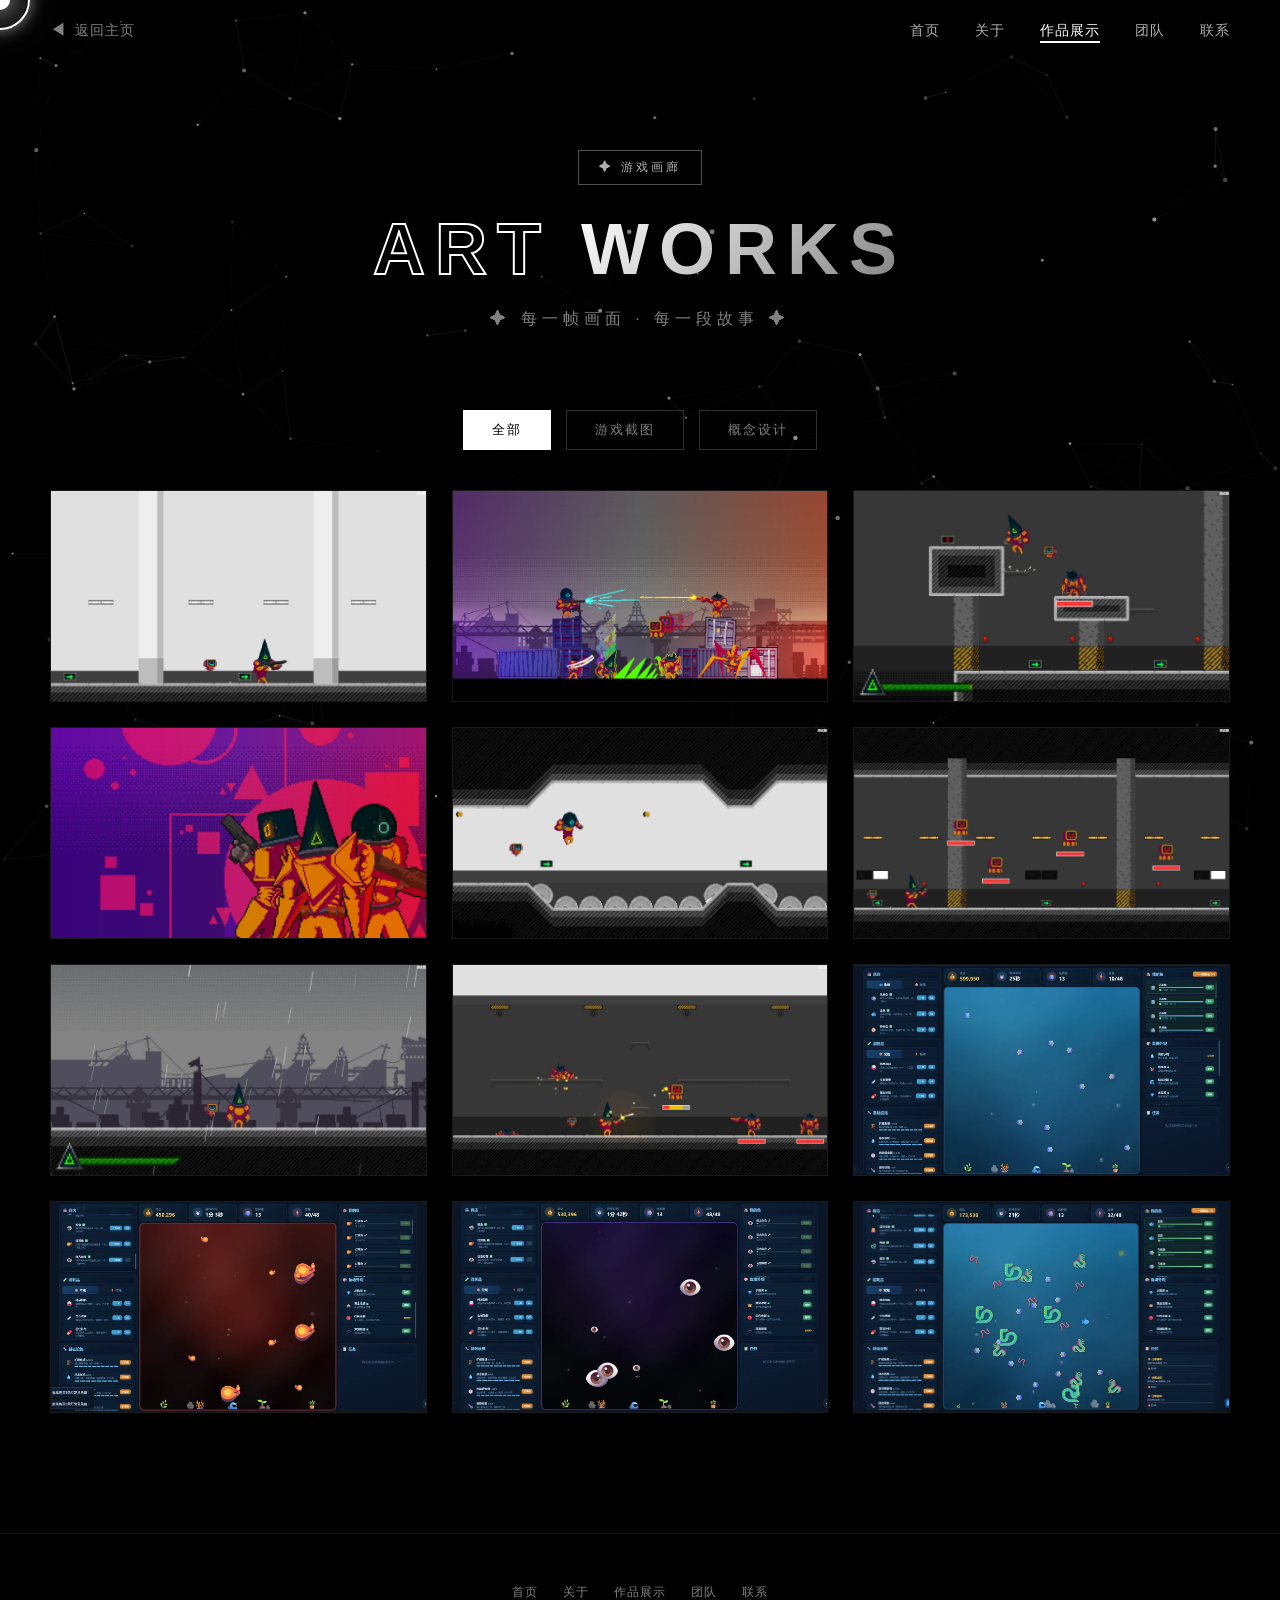
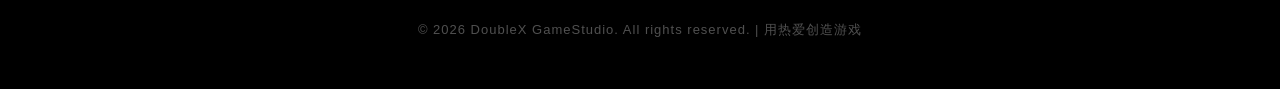
<file: works/index.html>
<!DOCTYPE html>
<html lang="zh-CN">
<head>
    <meta charset="UTF-8">
    <meta name="viewport" content="width=device-width, initial-scale=1.0">
    <link rel="icon" href="../icon/DX_Logo_white.png" type="image/png">
    <link rel="apple-touch-icon" href="../icon/apple-touch-icon.png">
    <title>作品展示 | DoubleX GameStudio</title>
    <meta name="description" content="DoubleX GameStudio 作品展示：像素科幻平台射击《几何》、放置养成《养鱼大亨》的游戏截图与概念设计，共 12 幅作品图。">
    <link rel="canonical" href="https://doublex.top/works/">
    <meta property="og:type" content="website">
    <meta property="og:site_name" content="DoubleX GameStudio">
    <meta property="og:locale" content="zh_CN">
    <meta property="og:title" content="作品展示 | DoubleX GameStudio">
    <meta property="og:description" content="像素科幻平台射击《几何》、放置养成《养鱼大亨》的游戏截图与概念设计。">
    <meta property="og:url" content="https://doublex.top/works/">
    <meta property="og:image" content="https://doublex.top/og-image.jpg">
    <meta property="og:image:width" content="1200">
    <meta property="og:image:height" content="630">
    <meta name="twitter:card" content="summary_large_image">
    <meta name="twitter:title" content="作品展示 | DoubleX GameStudio">
    <meta name="twitter:description" content="像素科幻平台射击《几何》、放置养成《养鱼大亨》的游戏截图与概念设计。">
    <meta name="twitter:image" content="https://doublex.top/og-image.jpg">
    <link rel="stylesheet" href="../assets/common.css">
    <style>
        /* ===== 页面 Header ===== */
        .page-header {
            position: relative;
            z-index: 1;
            min-height: 45vh;
            display: flex;
            flex-direction: column;
            justify-content: center;
            align-items: center;
            text-align: center;
            padding: 150px 50px 80px;
        }

        .page-header .header-badge {
            display: inline-block;
            padding: 8px 20px;
            border: 1px solid var(--gray-500);
            color: var(--gray-300);
            font-size: 12px;
            letter-spacing: 3px;
            text-transform: uppercase;
            margin-bottom: 25px;
            animation: fadeInDown 1s ease;
        }

        .page-header .header-title {
            font-size: 72px;
            font-weight: 900;
            letter-spacing: 10px;
            text-transform: uppercase;
            line-height: 1.1;
            margin-bottom: 20px;
            animation: fadeInUp 1s ease 0.2s both;
        }

        .page-header .header-title .stroke-text {
            -webkit-text-stroke: 2px var(--white);
            color: transparent;
        }

        .page-header .header-title .fill-text {
            background: linear-gradient(135deg, var(--white) 0%, var(--gray-400) 100%);
            -webkit-background-clip: text;
            -webkit-text-fill-color: transparent;
        }

        .page-header .header-subtitle {
            font-size: 16px;
            color: var(--gray-400);
            letter-spacing: 5px;
            animation: fadeInUp 1s ease 0.4s both;
        }

        /* ===== 导航栏返回主页 ===== */
        .nav-back-link {
            color: var(--gray-400);
            text-decoration: none;
            font-size: 14px;
            font-weight: 500;
            letter-spacing: 1px;
            text-transform: uppercase;
            transition: all 0.3s ease;
            display: flex;
            align-items: center;
            gap: 8px;
        }

        .nav-back-link:hover {
            color: var(--white);
        }

        .nav-back-link .arrow {
            font-size: 16px;
            transition: transform 0.3s ease;
        }

        .nav-back-link:hover .arrow {
            transform: translateX(-5px);
        }

        /* ===== 分类筛选栏 ===== */
        .filter-bar {
            position: relative;
            z-index: 1;
            display: flex;
            justify-content: center;
            gap: 15px;
            flex-wrap: wrap;
            padding: 0 50px 40px;
        }

        .filter-btn {
            padding: 10px 28px;
            background: transparent;
            border: 1px solid var(--gray-600);
            color: var(--gray-400);
            font-size: 13px;
            font-weight: 500;
            letter-spacing: 2px;
            text-transform: uppercase;
            cursor: pointer;
            transition: all 0.3s ease;
            font-family: inherit;
        }

        .filter-btn:hover {
            border-color: var(--gray-300);
            color: var(--gray-200);
        }

        .filter-btn.active {
            background: var(--white);
            color: var(--black);
            border-color: var(--white);
        }

        /* ===== 作品画廊网格 ===== */
        .gallery-section {
            position: relative;
            z-index: 1;
            padding: 0 50px 120px;
        }

        .gallery-grid {
            display: grid;
            grid-template-columns: repeat(3, 1fr);
            gap: 25px;
            max-width: 1300px;
            margin: 0 auto;
        }

        .gallery-item {
            position: relative;
            overflow: hidden;
            border: 1px solid var(--gray-700);
            /* 16:9 —— 与截图原始比例一致，避免 4:3 裁掉约 28% 画面 */
            aspect-ratio: 16 / 9;
            cursor: pointer;
            transition: all 0.4s ease;
        }

        .gallery-item:hover {
            border-color: var(--gray-400);
            transform: translateY(-6px);
        }

        /* 图片容器：绝对定位铺满卡片，作为图片缩放与遮罩的定位基准 */
        .gallery-item .item-image {
            position: absolute;
            inset: 0;
            background: var(--gray-800);
        }

        .gallery-item .item-image > picture,
        .gallery-item .item-image > img {
            display: block;
            width: 100%;
            height: 100%;
        }

        .gallery-item .item-image img {
            width: 100%;
            height: 100%;
            object-fit: cover;
            display: block;
            transition: transform 0.5s ease;
        }

        .gallery-item .item-image .placeholder-icon {
            font-size: 60px;
            opacity: 0.4;
        }

        .gallery-item:hover .item-image img {
            transform: scale(1.05);
        }

        .gallery-item .item-overlay {
            position: absolute;
            inset: 0;
            background: linear-gradient(to top, rgba(0,0,0,0.85) 0%, transparent 60%);
            display: flex;
            flex-direction: column;
            justify-content: flex-end;
            padding: 30px;
            opacity: 0;
            transition: opacity 0.4s ease;
        }

        .gallery-item:hover .item-overlay {
            opacity: 1;
        }

        .item-overlay h3 {
            font-size: 20px;
            font-weight: 700;
            margin-bottom: 6px;
        }

        .item-overlay .item-category {
            font-size: 11px;
            letter-spacing: 2px;
            text-transform: uppercase;
            color: var(--gray-400);
            margin-bottom: 10px;
        }

        .item-overlay .item-desc {
            font-size: 13px;
            color: var(--gray-300);
            line-height: 1.5;
        }

        .item-overlay .view-btn {
            display: inline-block;
            margin-top: 15px;
            padding: 8px 20px;
            border: 1px solid var(--white);
            color: var(--white);
            font-size: 11px;
            letter-spacing: 2px;
            text-transform: uppercase;
            text-decoration: none;
            transition: all 0.3s ease;
            align-self: flex-start;
        }

        .item-overlay .view-btn:hover {
            background: var(--white);
            color: var(--black);
        }

        /* ===== 灯箱/Lightbox ===== */
        .lightbox {
            position: fixed;
            inset: 0;
            background: rgba(0, 0, 0, 0.95);
            z-index: 20000;
            display: flex;
            align-items: center;
            justify-content: center;
            opacity: 0;
            pointer-events: none;
            transition: opacity 0.4s ease;
        }

        .lightbox.open {
            opacity: 1;
            pointer-events: auto;
        }

        .lightbox .lightbox-content {
            position: relative;
            max-width: 85vw;
            max-height: 85vh;
        }

        .lightbox .lightbox-image {
            max-width: 100%;
            max-height: 80vh;
            display: block;
            border: 1px solid var(--gray-600);
            background: var(--gray-800);
        }

        .lightbox .lightbox-info {
            text-align: center;
            margin-top: 20px;
        }

        .lightbox .lightbox-info h3 {
            font-size: 22px;
            font-weight: 700;
            letter-spacing: 2px;
        }

        .lightbox .lightbox-info p {
            color: var(--gray-400);
            font-size: 13px;
            letter-spacing: 1px;
            margin-top: 6px;
        }

        .lightbox .lightbox-close {
            position: absolute;
            top: 30px;
            right: 40px;
            width: 50px;
            height: 50px;
            background: transparent;
            border: 2px solid var(--gray-500);
            color: var(--white);
            font-size: 24px;
            cursor: pointer;
            transition: all 0.3s ease;
            display: flex;
            align-items: center;
            justify-content: center;
            z-index: 20001;
        }

        .lightbox .lightbox-close:hover {
            border-color: var(--white);
            background: rgba(255,255,255,0.1);
        }

        .lightbox .lightbox-close .close-icon {
            font-size: 28px;
            font-weight: 300;
            line-height: 1;
        }

        /* ===== 响应式 ===== */
        @media (max-width: 1024px) {
            .gallery-grid {
                grid-template-columns: repeat(2, 1fr);
            }

            .page-header .header-title {
                font-size: 48px;
                letter-spacing: 6px;
            }
        }

        @media (max-width: 768px) {
            .page-header {
                padding: 120px 25px 60px;
            }

            .gallery-section {
                padding: 0 25px 80px;
            }

            .filter-bar {
                padding: 0 25px 30px;
            }

            .gallery-grid {
                grid-template-columns: 1fr;
            }

            .page-header .header-title {
                font-size: 34px;
                letter-spacing: 4px;
            }

            .lightbox .lightbox-close {
                top: 15px;
                right: 15px;
                width: 40px;
                height: 40px;
            }

            /* 小屏灯箱不要固定最小尺寸，避免超出视口 */
            .lightbox .item-image {
                min-width: 0 !important;
                min-height: 0 !important;
            }
        }

        @media (max-width: 480px) {
            .page-header .header-title {
                font-size: 26px;
                letter-spacing: 2px;
            }

            .page-header .header-title .stroke-text {
                -webkit-text-stroke: 1px var(--white);
            }

            .filter-btn {
                padding: 8px 18px;
                font-size: 11px;
                letter-spacing: 1px;
            }
        }
    </style>
</head>
<body>

    <!-- ===== 自定义光标 ===== -->
    <div class="cursor-dot" id="cursorDot"></div>
    <div class="cursor-ring" id="cursorRing"></div>

    <!-- ===== 粒子背景 Canvas ===== -->
    <canvas id="particle-canvas"></canvas>

    <!-- ===== 导航栏 ===== -->
    <nav class="navbar" id="navbar">
        <a href="../index.html" class="nav-back-link">
            <span class="arrow">&#9664;</span> 返回主页
        </a>
        <ul class="nav-links" id="navLinks">
            <li><a href="../index.html" class="gray-link">首页</a></li>
            <li><a href="../index.html#about" class="gray-link">关于</a></li>
            <li><a href="index.html" class="gray-link active">作品展示</a></li>
            <li><a href="../index.html#team" class="gray-link">团队</a></li>
            <li><a href="../index.html#contact" class="gray-link">联系</a></li>
        </ul>
        <div class="menu-toggle" id="menuToggle">
            <span></span>
            <span></span>
            <span></span>
        </div>
    </nav>

    <!-- ===== 页面头部 ===== -->
    <header class="page-header">
        <div class="header-badge">✦ 游戏画廊</div>
        <h1 class="header-title">
            <span class="stroke-text">ART</span>
            <span class="fill-text"> WORKS</span>
        </h1>
        <p class="header-subtitle">✦ 每一帧画面 · 每一段故事 ✦</p>
    </header>

    <!-- ===== 分类筛选栏 ===== -->
    <div class="filter-bar">
        <button class="filter-btn active" data-filter="all">全部</button>
        <button class="filter-btn" data-filter="game">游戏截图</button>
        <button class="filter-btn" data-filter="art">概念设计</button>
        <!-- UI / 界面分类暂无内容：隐藏按钮，避免点出空列表（作品补齐后去掉 hidden 即可） -->
        <button class="filter-btn" data-filter="ui" hidden>UI / 界面</button>
    </div>

    <!-- ===== 作品画廊 ===== -->
    <section class="gallery-section">
        <div class="gallery-grid" id="galleryGrid">

            <!-- #01 游戏截图 - 几何 -->
            <div class="gallery-item reveal-up" data-category="game" data-url="https://www.bilibili.com/video/BV19So8BSETa/?share_source=copy_web&vd_source=2e09082c61f352444b3830b05da03493">
                <div class="item-image">
                    <picture>
                        <source srcset="images/game/GEOMETRY/《几何》游戏截图_1.webp" type="image/webp">
                        <img src="images/game/GEOMETRY/《几何》游戏截图_1.jpg" alt="《几何》游戏截图：极简弹幕" width="1536" height="864" loading="lazy" decoding="async">
                    </picture>
                </div>
                <div class="item-overlay">
                    <span class="item-category">游戏截图</span>
                    <h3>几何 - 极简弹幕</h3>
                    <p class="item-desc">极简几何美学 × 极致弹幕挑战</p>
                    <span class="view-btn" data-index="0">查看大图</span>
                </div>
            </div>

            <!-- #02 概念设计 - 几何宣传图 -->
            <div class="gallery-item reveal-up" data-category="art" data-url="">
                <div class="item-image">
                    <picture>
                        <source srcset="images/art/GEOMETRY/《几何》宣传图_1.webp" type="image/webp">
                        <img src="images/art/GEOMETRY/《几何》宣传图_1.png" alt="《几何》官方宣传海报" width="1920" height="1080" loading="lazy" decoding="async">
                    </picture>
                </div>
                <div class="item-overlay">
                    <span class="item-category">概念设计</span>
                    <h3>几何 - 宣传图</h3>
                    <p class="item-desc">几何游戏官方宣传海报概念设计</p>
                    <span class="view-btn" data-index="1">查看大图</span>
                </div>
            </div>

            <!-- #03 游戏截图 - 几何 -->
            <div class="gallery-item reveal-up" data-category="game" data-url="">
                <div class="item-image">
                    <picture>
                        <source srcset="images/game/GEOMETRY/《几何》游戏截图_2.webp" type="image/webp">
                        <img src="images/game/GEOMETRY/《几何》游戏截图_2.jpg" alt="《几何》游戏截图：色彩风暴" width="1536" height="864" loading="lazy" decoding="async">
                    </picture>
                </div>
                <div class="item-overlay">
                    <span class="item-category">游戏截图</span>
                    <h3>几何 - 色彩风暴</h3>
                    <p class="item-desc">五彩斑斓的几何弹幕，视觉与操作的双重考验</p>
                    <span class="view-btn" data-index="2">查看大图</span>
                </div>
            </div>

            <!-- #04 概念设计 - 几何宣传图2 -->
            <div class="gallery-item reveal-up" data-category="art" data-url="">
                <div class="item-image">
                    <picture>
                        <source srcset="images/art/GEOMETRY/《几何》宣传图_2.webp" type="image/webp">
                        <img src="images/art/GEOMETRY/《几何》宣传图_2.png" alt="《几何》概念海报" width="1600" height="900" loading="lazy" decoding="async">
                    </picture>
                </div>
                <div class="item-overlay">
                    <span class="item-category">概念设计</span>
                    <h3>几何 - 概念海报</h3>
                    <p class="item-desc">几何风格概念海报，展现游戏核心玩法</p>
                    <span class="view-btn" data-index="3">查看大图</span>
                </div>
            </div>

            <!-- #05 游戏截图 - 几何 -->
            <div class="gallery-item reveal-up" data-category="game" data-url="">
                <div class="item-image">
                    <picture>
                        <source srcset="images/game/GEOMETRY/《几何》游戏截图_3.webp" type="image/webp">
                        <img src="images/game/GEOMETRY/《几何》游戏截图_3.jpg" alt="《几何》游戏截图：竞速模式" width="1536" height="864" loading="lazy" decoding="async">
                    </picture>
                </div>
                <div class="item-overlay">
                    <span class="item-category">游戏截图</span>
                    <h3>几何 - 竞速模式</h3>
                    <p class="item-desc">高速弹幕穿插躲避，考验极限反应速度</p>
                    <span class="view-btn" data-index="4">查看大图</span>
                </div>
            </div>

            <!-- #06 游戏截图 - 几何 -->
            <div class="gallery-item reveal-up" data-category="game" data-url="">
                <div class="item-image">
                    <picture>
                        <source srcset="images/game/GEOMETRY/《几何》游戏截图_4.webp" type="image/webp">
                        <img src="images/game/GEOMETRY/《几何》游戏截图_4.jpg" alt="《几何》游戏截图：无尽挑战" width="1536" height="864" loading="lazy" decoding="async">
                    </picture>
                </div>
                <div class="item-overlay">
                    <span class="item-category">游戏截图</span>
                    <h3>几何 - 无尽挑战</h3>
                    <p class="item-desc">层层递进的几何迷宫，挑战你的操作极限</p>
                    <span class="view-btn" data-index="5">查看大图</span>
                </div>
            </div>

            <!-- #07 测试关卡 -->
            <div class="gallery-item reveal-up" data-category="game" data-url="">
                <div class="item-image">
                    <picture>
                        <source srcset="images/game/GEOMETRY/《几何》测试关卡_1.webp" type="image/webp">
                        <img src="images/game/GEOMETRY/《几何》测试关卡_1.png" alt="《几何》开发中的测试关卡" width="1600" height="900" loading="lazy" decoding="async">
                    </picture>
                </div>
                <div class="item-overlay">
                    <span class="item-category">游戏截图</span>
                    <h3>几何 - 测试关卡</h3>
                    <p class="item-desc">开发中的测试关卡，打磨每一处细节</p>
                    <span class="view-btn" data-index="6">查看大图</span>
                </div>
            </div>

            <!-- #08 游戏截图 - 几何 -->
            <div class="gallery-item reveal-up" data-category="game" data-url="">
                <div class="item-image">
                    <picture>
                        <source srcset="images/game/GEOMETRY/《几何》游戏截图_5.webp" type="image/webp">
                        <img src="images/game/GEOMETRY/《几何》游戏截图_5.jpg" alt="《几何》BOSS 战" width="1536" height="864" loading="lazy" decoding="async">
                    </picture>
                </div>
                <div class="item-overlay">
                    <span class="item-category">游戏截图</span>
                    <h3>几何 - BOSS 战</h3>
                    <p class="item-desc">终极几何BOSS战，极致弹幕盛宴</p>
                    <span class="view-btn" data-index="7">查看大图</span>
                </div>
            </div>

            <!-- #09 养鱼大亨截图 -->
            <div class="gallery-item reveal-up" data-category="game" data-url="">
                <div class="item-image">
                    <picture>
                        <source srcset="images/game/FISHFARM/screenshot_1.webp" type="image/webp">
                        <img src="images/game/FISHFARM/screenshot_1.jpg" alt="《养鱼大亨》鱼塘概览" width="1536" height="833" loading="lazy" decoding="async">
                    </picture>
                </div>
                <div class="item-overlay">
                    <span class="item-category">游戏截图</span>
                    <h3>养鱼大亨 - 鱼塘概览</h3>
                    <p class="item-desc">数十种鱼类在鱼塘中自由游弋</p>
                    <span class="view-btn" data-index="8">查看大图</span>
                </div>
            </div>

            <!-- #10 养鱼大亨截图 -->
            <div class="gallery-item reveal-up" data-category="game" data-url="">
                <div class="item-image">
                    <picture>
                        <source srcset="images/game/FISHFARM/screenshot_2.webp" type="image/webp">
                        <img src="images/game/FISHFARM/screenshot_2.jpg" alt="《养鱼大亨》鱼类收集" width="1536" height="829" loading="lazy" decoding="async">
                    </picture>
                </div>
                <div class="item-overlay">
                    <span class="item-category">游戏截图</span>
                    <h3>养鱼大亨 - 鱼类收集</h3>
                    <p class="item-desc">阶梯式解锁各类稀有鱼类</p>
                    <span class="view-btn" data-index="9">查看大图</span>
                </div>
            </div>

            <!-- #11 养鱼大亨截图 -->
            <div class="gallery-item reveal-up" data-category="game" data-url="">
                <div class="item-image">
                    <picture>
                        <source srcset="images/game/FISHFARM/screenshot_3.webp" type="image/webp">
                        <img src="images/game/FISHFARM/screenshot_3.jpg" alt="《养鱼大亨》事件系统" width="1536" height="829" loading="lazy" decoding="async">
                    </picture>
                </div>
                <div class="item-overlay">
                    <span class="item-category">游戏截图</span>
                    <h3>养鱼大亨 - 事件系统</h3>
                    <p class="item-desc">赤潮与超级赤潮考验养鱼智慧</p>
                    <span class="view-btn" data-index="10">查看大图</span>
                </div>
            </div>

            <!-- #12 养鱼大亨截图 -->
            <div class="gallery-item reveal-up" data-category="game" data-url="">
                <div class="item-image">
                    <picture>
                        <source srcset="images/game/FISHFARM/screenshot_4.webp" type="image/webp">
                        <img src="images/game/FISHFARM/screenshot_4.jpg" alt="《养鱼大亨》远古传说" width="1536" height="838" loading="lazy" decoding="async">
                    </picture>
                </div>
                <div class="item-overlay">
                    <span class="item-category">游戏截图</span>
                    <h3>养鱼大亨 - 远古传说</h3>
                    <p class="item-desc">探寻鱼塘深处的远古存在</p>
                    <span class="view-btn" data-index="11">查看大图</span>
                </div>
            </div>

        </div>
    </section>

    <!-- ===== 灯箱弹窗 ===== -->
    <div class="lightbox" id="lightbox">
        <button class="lightbox-close" id="lightboxClose">
            <span class="close-icon">✕</span>
        </button>
        <div class="lightbox-content">
            <div class="item-image" id="lightboxImage" style="min-width: 400px; min-height: 300px; display: flex; align-items: center; justify-content: center; font-size: 80px;">
            </div>
            <div class="lightbox-info">
                <h3 id="lightboxTitle"></h3>
                <p id="lightboxDesc"></p>
            </div>
        </div>
    </div>

    <!-- ===== Footer ===== -->
    <footer class="footer">
        <div class="footer-links">
            <a href="../index.html">首页</a>
            <a href="../index.html#about">关于</a>
            <a href="index.html">作品展示</a>
            <a href="../index.html#team">团队</a>
            <a href="../index.html#contact">联系</a>
        </div>
        <p>&copy; 2026 DoubleX GameStudio. All rights reserved. | 用热爱创造游戏</p>
    </footer>

    <!-- ===== 回到顶部按钮 ===== -->
    <button class="back-to-top" id="backToTop" title="回到顶部">&#9650;</button>

    <!-- ===== 公共脚本 ===== -->
    <script src="../assets/common.js"></script>

    <!-- ===== 页面独有脚本 ===== -->
    <script>
        // ===================================================================
        // 1. 作品画廊数据
        // ===================================================================
        // image = 回退格式（JPEG/PNG），webp = 现代格式；灯箱用 <picture> 组合输出
        const galleryItems = [
            { category: 'game', title: '几何 - 极简弹幕', desc: '极简几何美学 × 极致弹幕挑战', image: 'images/game/GEOMETRY/《几何》游戏截图_1.jpg', webp: 'images/game/GEOMETRY/《几何》游戏截图_1.webp' },
            { category: 'art', title: '几何 - 宣传图', desc: '几何游戏官方宣传海报概念设计', image: 'images/art/GEOMETRY/《几何》宣传图_1.png', webp: 'images/art/GEOMETRY/《几何》宣传图_1.webp' },
            { category: 'game', title: '几何 - 色彩风暴', desc: '五彩斑斓的几何弹幕，视觉与操作的双重考验', image: 'images/game/GEOMETRY/《几何》游戏截图_2.jpg', webp: 'images/game/GEOMETRY/《几何》游戏截图_2.webp' },
            { category: 'art', title: '几何 - 概念海报', desc: '几何风格概念海报，展现游戏核心玩法', image: 'images/art/GEOMETRY/《几何》宣传图_2.png', webp: 'images/art/GEOMETRY/《几何》宣传图_2.webp' },
            { category: 'game', title: '几何 - 竞速模式', desc: '高速弹幕穿插躲避，考验极限反应速度', image: 'images/game/GEOMETRY/《几何》游戏截图_3.jpg', webp: 'images/game/GEOMETRY/《几何》游戏截图_3.webp' },
            { category: 'game', title: '几何 - 无尽挑战', desc: '层层递进的几何迷宫，挑战你的操作极限', image: 'images/game/GEOMETRY/《几何》游戏截图_4.jpg', webp: 'images/game/GEOMETRY/《几何》游戏截图_4.webp' },
            { category: 'game', title: '几何 - 测试关卡', desc: '开发中的测试关卡，打磨每一处细节', image: 'images/game/GEOMETRY/《几何》测试关卡_1.png', webp: 'images/game/GEOMETRY/《几何》测试关卡_1.webp' },
            { category: 'game', title: '几何 - BOSS 战', desc: '终极几何BOSS战，极致弹幕盛宴', image: 'images/game/GEOMETRY/《几何》游戏截图_5.jpg', webp: 'images/game/GEOMETRY/《几何》游戏截图_5.webp' },
            { category: 'game', title: '养鱼大亨 - 鱼塘概览', desc: '数十种鱼类在鱼塘中自由游弋', image: 'images/game/FISHFARM/screenshot_1.jpg', webp: 'images/game/FISHFARM/screenshot_1.webp' },
            { category: 'game', title: '养鱼大亨 - 鱼类收集', desc: '阶梯式解锁各类稀有鱼类', image: 'images/game/FISHFARM/screenshot_2.jpg', webp: 'images/game/FISHFARM/screenshot_2.webp' },
            { category: 'game', title: '养鱼大亨 - 事件系统', desc: '赤潮与超级赤潮考验养鱼智慧', image: 'images/game/FISHFARM/screenshot_3.jpg', webp: 'images/game/FISHFARM/screenshot_3.webp' },
            { category: 'game', title: '养鱼大亨 - 远古传说', desc: '探寻鱼塘深处的远古存在', image: 'images/game/FISHFARM/screenshot_4.jpg', webp: 'images/game/FISHFARM/screenshot_4.webp' }
        ];

        // ===================================================================
        // 2. 分类筛选
        // ===================================================================
        const filterBtns = document.querySelectorAll('.filter-btn');
        const galleryItemsEl = document.querySelectorAll('.gallery-item');

        filterBtns.forEach(btn => {
            btn.addEventListener('click', () => {
                filterBtns.forEach(b => b.classList.remove('active'));
                btn.classList.add('active');
                const filter = btn.dataset.filter;
                galleryItemsEl.forEach(item => {
                    if (filter === 'all' || item.dataset.category === filter) {
                        item.style.display = 'block';
                    } else {
                        item.style.display = 'none';
                    }
                });
            });
        });

        // ===================================================================
        // 3. 灯箱系统
        // ===================================================================
        const lightbox = document.getElementById('lightbox');
        const lightboxImage = document.getElementById('lightboxImage');
        const lightboxTitle = document.getElementById('lightboxTitle');
        const lightboxDesc = document.getElementById('lightboxDesc');
        const lightboxClose = document.getElementById('lightboxClose');

        document.querySelectorAll('.view-btn').forEach(btn => {
            btn.addEventListener('click', (e) => {
                e.stopPropagation();
                const index = parseInt(btn.dataset.index);
                const item = galleryItems[index];
                if (!item) return;

                // 用 <picture> 输出，浏览器不支持 WebP 时自动回退到 JPEG/PNG
                const source = item.webp ? `<source srcset="${item.webp}" type="image/webp">` : '';
                lightboxImage.innerHTML = `<picture>${source}<img src="${item.image}" alt="${item.title}" style="max-width:100%; max-height:80vh; display:block; border:1px solid var(--gray-600); background:var(--gray-800);"></picture>`;
                lightboxTitle.textContent = item.title;
                lightboxDesc.textContent = item.desc;
                lightbox.classList.add('open');
            });
        });

        lightboxClose.addEventListener('click', () => {
            lightbox.classList.remove('open');
        });

        lightbox.addEventListener('click', (e) => {
            if (e.target === lightbox) {
                lightbox.classList.remove('open');
            }
        });

        document.addEventListener('keydown', (e) => {
            if (e.key === 'Escape' && lightbox.classList.contains('open')) {
                lightbox.classList.remove('open');
            }
        });
    </script>

</body>
</html>
</file>
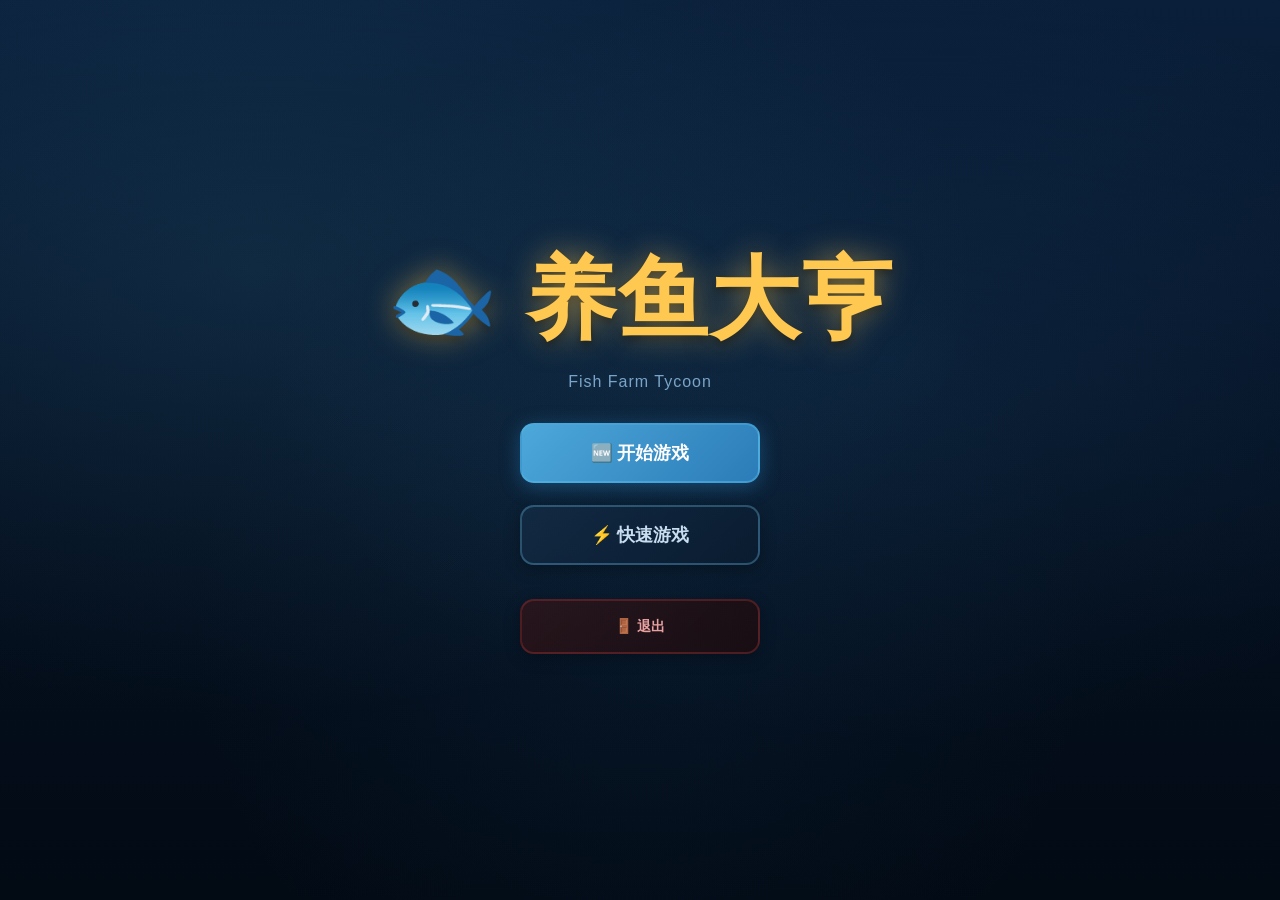
<file: games/fishfarm/index.html>
<!DOCTYPE html>
<html lang="zh-CN">
<head>
<meta charset="UTF-8">
<meta name="viewport" content="width=device-width, initial-scale=1.0">
<title>🐟 养鱼大亨 - Fish Farm Tycoon</title>
<style>
* { margin: 0; padding: 0; box-sizing: border-box; }
body {
  font-family: 'Segoe UI', 'Microsoft YaHei', sans-serif;
  background: #0a1525;
  min-height: 100vh;
  color: #e0e8f0;
  overflow-x: hidden;
  display: flex;
  justify-content: center;
}
.game-wrapper {
  display: flex;
  gap: 10px;
  padding: 10px;
  max-width: 1400px;
  width: 100%;
  height: 100vh;
  min-height: 700px;
  align-items: stretch;
}
.shop-tabs { display: flex; gap: 2px; margin-bottom: 8px; flex-shrink: 0; }
.shop-tab {
  flex: 1; padding: 6px 0; text-align: center; cursor: pointer;
  font-size: 0.75em; font-weight: 600; border-radius: 8px; color: #5a80a0;
  background: rgba(16,36,58,0.4); border: 1px solid rgba(70,150,210,0.08);
  transition: all 0.2s; user-select: none;
}
.shop-tab.active {
  color: #fff;
  background: linear-gradient(135deg, rgba(40,100,160,0.5), rgba(20,60,110,0.5));
  border-color: rgba(80,160,220,0.3); box-shadow: 0 0 8px rgba(60,140,210,0.2);
}
.shop-tab:hover:not(.active) { color: #a0c8e8; border-color: rgba(70,150,210,0.2); }
.shop-tab-content { display: none; }
.shop-tab-content.active { display: block; }
/* 列表项基础样式合并 */
.shop-item, .upgrade-item, .quest-item, .fish-inv-item, .theme-item, .product-item {
  display: flex; align-items: center; gap: 8px; padding: 8px 10px;
  background: rgba(16,36,58,0.5); border-radius: 10px; margin-bottom: 5px;
  border: 1px solid rgba(70,150,210,0.1); font-size: 0.78em; transition: all 0.15s;
}
.shop-item:hover, .upgrade-item:hover, .theme-item:hover, .product-item:hover {
  border-color: rgba(70,150,210,0.3); background: rgba(20,42,66,0.6);
}
.product-item .product-icon, .shop-item .fish-icon, .fish-inv-item .fish-icon {
  font-size: 1.5em; width: 32px; text-align: center; flex-shrink: 0;
}
.product-item .product-info, .shop-item .info, .upgrade-item .info,
.quest-item .info, .fish-inv-item .info, .theme-item .info { flex: 1; min-width: 0; }
.product-item .product-name, .shop-item .name, .upgrade-item .name, .theme-item .name {
  font-weight: 600; font-size: 0.85em; color: #c8ddf0;
}
.product-item .product-desc, .shop-item .details, .upgrade-item .desc, .theme-item .desc {
  font-size: 0.7em; color: #6a90b8; margin-top: 1px;
}
.product-item .product-price, .shop-item .price {
  font-size: 0.8em; font-weight: 700; color: #ffc850; white-space: nowrap;
}
.product-item .btn, .shop-item .btn, .upgrade-item .btn, .theme-item .btn { flex-shrink: 0; }

.side-panel { width: 300px; min-width: 280px; display: flex; flex-direction: column; gap: 8px; flex-shrink: 0; }
.side-panel .panel {
  background: linear-gradient(160deg, rgba(14,32,55,0.92), rgba(8,20,38,0.95));
  border: 1px solid rgba(70,150,210,0.25); border-radius: 14px; padding: 12px;
  backdrop-filter: blur(6px); overflow-y: auto; flex: 1; min-height: 0;
}
.side-panel .panel h3 {
  font-size: 0.9em; color: #7ec8f8; margin-bottom: 10px; padding-bottom: 6px;
  border-bottom: 1px solid rgba(70,150,210,0.2); display: flex; align-items: center; gap: 6px;
  position: sticky; top: 0; background: inherit; z-index: 2;
}
.center-area { flex: 1; display: flex; flex-direction: column; gap: 8px; min-width: 400px; }
.top-bar { display: flex; gap: 8px; flex-shrink: 0; }
.stat-card {
  flex: 1; min-width: 100px;
  background: linear-gradient(145deg, rgba(14,38,60,0.9), rgba(10,25,42,0.95));
  border: 1px solid rgba(80,160,220,0.25); border-radius: 12px; padding: 10px 14px;
  display: flex; align-items: center; gap: 10px;
}
.stat-card .icon-circle {
  width: 38px; height: 38px; border-radius: 50%; display: flex; align-items: center;
  justify-content: center; font-size: 1.3em; flex-shrink: 0;
}
.stat-card .icon-circle.money { background: rgba(255,200,50,0.2); }
.stat-card .icon-circle.fish { background: rgba(80,200,255,0.2); }
.stat-card .icon-circle.species { background: rgba(255,120,200,0.2); }
.stat-card .info .label { font-size: 0.68em; color: #7aa4c8; text-transform: uppercase; letter-spacing: 0.5px; }
.stat-card .info .value { font-size: 1.25em; font-weight: 700; color: #fff; }
.stat-card.money .value { color: #ffc850; }

.pond-container {
  flex: 1; position: relative; border-radius: 18px; overflow: hidden;
  border: 3px solid rgba(100,180,220,0.3); cursor: default; min-height: 300px; transition: border-color 0.6s;
}
.pond-bg { position: absolute; inset: 0; z-index: 0; transition: all 0.6s ease; }
.pond-bg-overlay { opacity: 0; pointer-events: none; transition: opacity 0.4s ease; }
.pond-caustics { position: absolute; inset: 0; z-index: 1; pointer-events: none; opacity: 0.35; }

/* 主题合并 - 使用CSS变量可进一步精简，但保持当前显式主题以兼容 */
.pond-bg.theme-default {
  background: radial-gradient(ellipse at 30% 20%, rgba(80,180,220,0.35) 0%, transparent 60%),
    radial-gradient(ellipse at 70% 50%, rgba(60,150,200,0.25) 0%, transparent 55%),
    radial-gradient(ellipse at 50% 80%, rgba(30,100,160,0.3) 0%, transparent 50%),
    linear-gradient(180deg, #1a6b9e 0%, #14628a 15%, #0e4d72 30%, #0b3d5c 50%, #0a3350 70%, #082840 100%);
  background-size: 100% 100%, 120% 120%, 100% 100%, 100% 100%;
  animation: bgShimmer 8s ease-in-out infinite alternate;
}
.pond-bg.theme-coral {
  background: radial-gradient(ellipse at 25% 30%, rgba(255,160,140,0.3) 0%, transparent 55%),
    radial-gradient(ellipse at 65% 60%, rgba(255,130,110,0.2) 0%, transparent 50%),
    linear-gradient(180deg, #1e8ab5 0%, #167a9e 15%, #116b8a 30%, #0e5570 50%, #0c4560 70%, #0a3550 100%);
  animation: bgShimmer 7s ease-in-out infinite alternate;
}
.theme-coral { border-color: rgba(255,140,120,0.4); }
.pond-bg.theme-crystal {
  background: radial-gradient(ellipse at 40% 25%, rgba(180,240,255,0.4) 0%, transparent 50%),
    radial-gradient(ellipse at 60% 65%, rgba(140,220,240,0.3) 0%, transparent 45%),
    linear-gradient(180deg, #1ca3b8 0%, #1590a5 20%, #0e788e 40%, #0b6078 60%, #085068 80%, #064058 100%);
  animation: bgShimmer 6s ease-in-out infinite alternate;
}
.theme-crystal { border-color: rgba(150,230,255,0.5); }
.pond-bg.theme-gold {
  background: radial-gradient(ellipse at 35% 30%, rgba(255,210,80,0.25) 0%, transparent 50%),
    radial-gradient(ellipse at 55% 70%, rgba(255,180,40,0.2) 0%, transparent 45%),
    linear-gradient(180deg, #5a4a20 0%, #4a3a18 20%, #3a2c10 40%, #2a1e0a 60%, #1a1006 80%, #0d0802 100%);
  animation: bgShimmer 9s ease-in-out infinite alternate;
}
.theme-gold { border-color: rgba(255,200,80,0.5); }
.pond-bg.theme-redtide {
  background: radial-gradient(ellipse at 40% 25%, rgba(255,80,60,0.25) 0%, transparent 50%),
    radial-gradient(ellipse at 60% 55%, rgba(220,40,30,0.2) 0%, transparent 45%),
    linear-gradient(180deg, #3a1010 0%, #2a0c0c 20%, #1f0808 40%, #150505 60%, #0d0303 80%, #060101 100%);
  animation: bgShimmer 5s ease-in-out infinite alternate;
}
.theme-redtide { border-color: rgba(255,80,60,0.55); }
.pond-bg.theme-abyss {
  background: radial-gradient(ellipse at 40% 20%, rgba(120,60,200,0.2) 0%, transparent 55%),
    radial-gradient(ellipse at 60% 50%, rgba(80,20,160,0.15) 0%, transparent 45%),
    linear-gradient(180deg, #0a0620 0%, #080518 15%, #060410 30%, #04030a 50%, #020206 70%, #010104 100%);
  animation: bgShimmer 12s ease-in-out infinite alternate;
}
.theme-abyss { border-color: rgba(140,60,220,0.5); }
.pond-bg.theme-deepsea2 {
  background: radial-gradient(ellipse at 40% 25%, rgba(60,80,160,0.20) 0%, transparent 55%),
    radial-gradient(ellipse at 60% 55%, rgba(40,50,120,0.15) 0%, transparent 45%),
    linear-gradient(180deg, #0a1f3a 0%, #081a30 15%, #061428 30%, #040e1c 50%, #020a14 70%, #01060c 100%);
  animation: bgShimmer 12s ease-in-out infinite alternate;
}
.theme-deepsea2 { border-color: rgba(80,80,180,0.5); }
.theme-deepsea2 .pond-caustics { display: none; }
@keyframes bgShimmer { 0% { background-position: 0% 0%, 0% 0%, 0% 0%, 0% 0%; } 100% { background-position: 3% 2%, -2% -3%, 1% -1%, 0% 0%; } }
@keyframes roeGlow { 0%,100% { box-shadow: 0 0 10px rgba(255,200,80,0.7), 0 0 20px rgba(255,180,60,0.4); } 50% { box-shadow: 0 0 18px rgba(255,240,140,0.9), 0 0 32px rgba(255,200,80,0.7); } }

@keyframes redPulse { 0%,100% { background-color: rgba(200,30,30,0.15); border-color: rgba(255,60,60,0.6); } 50% { background-color: rgba(220,50,50,0.35); border-color: rgba(255,20,20,0.9); } }
@keyframes redFlash { 0%,100% { border-color: rgba(255,60,60,0.55); } 50% { border-color: rgba(255,30,30,0.95); box-shadow: 0 0 30px rgba(255,0,0,0.5), inset 0 0 30px rgba(255,0,0,0.15); } }
@keyframes goldPulse { 0%,100% { background-color: rgba(200,150,30,0.15); border-color: rgba(255,200,60,0.5); } 50% { background-color: rgba(220,170,40,0.35); border-color: rgba(255,220,80,0.9); } }
@keyframes rainbowBreath { 0%{border-color:rgba(255,80,80,0.7);box-shadow:0 0 20px rgba(255,80,80,0.4),inset 0 0 20px rgba(255,80,80,0.08)} 14%{border-color:rgba(255,180,40,0.7);box-shadow:0 0 20px rgba(255,180,40,0.4),inset 0 0 20px rgba(255,180,40,0.08)} 28%{border-color:rgba(255,240,60,0.7);box-shadow:0 0 20px rgba(255,240,60,0.4),inset 0 0 20px rgba(255,240,60,0.08)} 42%{border-color:rgba(80,220,80,0.7);box-shadow:0 0 20px rgba(80,220,80,0.4),inset 0 0 20px rgba(80,220,80,0.08)} 57%{border-color:rgba(60,180,255,0.7);box-shadow:0 0 20px rgba(60,180,255,0.4),inset 0 0 20px rgba(60,180,255,0.08)} 71%{border-color:rgba(120,80,240,0.7);box-shadow:0 0 20px rgba(120,80,240,0.4),inset 0 0 20px rgba(120,80,240,0.08)} 85%{border-color:rgba(220,80,200,0.7);box-shadow:0 0 20px rgba(220,80,200,0.4),inset 0 0 20px rgba(220,80,200,0.08)} 100%{border-color:rgba(255,80,80,0.7);box-shadow:0 0 20px rgba(255,80,80,0.4),inset 0 0 20px rgba(255,80,80,0.08)} }
@keyframes rainbowBg { 0%,100% { opacity: 0.25; } 50% { opacity: 0.40; } }
@keyframes goldFlash { 0%,100% { border-color: rgba(255,200,60,0.55); } 50% { border-color: rgba(255,220,80,0.95); box-shadow: 0 0 30px rgba(255,200,60,0.5), inset 0 0 30px rgba(255,200,60,0.15); } }
@keyframes superRedPulse { 0%,100% { background-color: rgba(180,10,10,0.25); border-color: rgba(255,20,20,0.7); } 50% { background-color: rgba(220,20,20,0.45); border-color: rgba(255,10,10,1.0); box-shadow: 0 0 30px rgba(255,0,0,0.6), inset 0 0 40px rgba(255,0,0,0.2); } }
@keyframes superRedFlash { 0%,100% { border-color: rgba(255,20,20,0.6); box-shadow: 0 0 20px rgba(255,0,0,0.3), inset 0 0 20px rgba(255,0,0,0.08); } 25% { border-color: rgba(255,60,60,0.85); box-shadow: 0 0 35px rgba(255,0,0,0.6), inset 0 0 35px rgba(255,0,0,0.15); } 50% { border-color: rgba(255,10,10,0.95); box-shadow: 0 0 50px rgba(255,0,0,0.8), inset 0 0 50px rgba(255,0,0,0.25); } 75% { border-color: rgba(255,60,60,0.85); box-shadow: 0 0 35px rgba(255,0,0,0.6), inset 0 0 35px rgba(255,0,0,0.15); } 100% { border-color: rgba(255,20,20,0.6); box-shadow: 0 0 20px rgba(255,0,0,0.3), inset 0 0 20px rgba(255,0,0,0.08); } }
@keyframes ancientRedGlow { 0%{border-color:rgba(255,20,20,0.6);box-shadow:0 0 0px rgba(255,0,0,0)} 30%{border-color:rgba(255,60,60,0.95);box-shadow:0 0 40px rgba(255,0,0,0.7),0 0 80px rgba(200,0,0,0.5)} 60%{border-color:rgba(255,100,100,1);box-shadow:0 0 60px rgba(255,50,50,0.9),0 0 120px rgba(200,20,20,0.7),0 0 180px rgba(150,0,0,0.4)} 100%{border-color:rgba(255,20,20,0.6);box-shadow:0 0 0px rgba(255,0,0,0),0 0 0px rgba(200,0,0,0)} }
@keyframes plaguePulse { 0%,100% { background-color: rgba(30,180,30,0.15); border-color: rgba(80,220,80,0.5); } 50% { background-color: rgba(50,220,50,0.35); border-color: rgba(120,255,120,0.8); } }
@keyframes plagueFlash { 0%,100% { border-color: rgba(80,220,80,0.55); } 50% { border-color: rgba(100,255,100,0.95); box-shadow: 0 0 25px rgba(0,200,0,0.4), inset 0 0 20px rgba(0,200,0,0.1); } }
.pond-container.event-rainbow { animation: rainbowBreath 3s ease-in-out infinite !important; }
.pond-container.event-rainbow .pond-bg { background: linear-gradient(180deg, rgba(255,100,100,0.35) 0%, rgba(255,160,60,0.3) 15%, rgba(255,240,80,0.25) 30%, rgba(80,220,100,0.3) 50%, rgba(60,180,255,0.35) 70%, rgba(140,80,240,0.3) 85%, rgba(220,100,220,0.35) 100%) !important; animation: rainbowBg 3s ease-in-out infinite !important; }
.pond-container.event-red-tide { animation: redFlash 0.8s ease-in-out infinite !important; }
.pond-container.event-red-tide .pond-bg { background: linear-gradient(180deg, rgba(180,30,30,0.5) 0%, rgba(120,15,15,0.4) 50%, rgba(60,5,5,0.3) 100%) !important; animation: redPulse 1.5s ease-in-out infinite !important; }
.pond-container.event-gold-rush { animation: goldFlash 0.7s ease-in-out infinite !important; }
.pond-container.event-gold-rush .pond-bg { background: linear-gradient(180deg, rgba(200,150,30,0.45) 0%, rgba(150,110,20,0.35) 50%, rgba(80,60,10,0.25) 100%) !important; animation: goldPulse 1.2s ease-in-out infinite !important; }
.pond-container.event-plague { animation: plagueFlash 0.7s ease-in-out infinite !important; }
.pond-container.event-plague .pond-bg { background: linear-gradient(180deg, rgba(20,120,20,0.4) 0%, rgba(10,80,10,0.3) 50%, rgba(5,40,5,0.25) 100%) !important; animation: plaguePulse 1s ease-in-out infinite !important; }
.pond-container.event-super-red-tide { animation: superRedFlash 1.0s ease-in-out infinite !important; }
.pond-container.event-super-red-tide .pond-bg { background: linear-gradient(180deg, rgba(180,10,10,0.6) 0%, rgba(120,5,5,0.5) 50%, rgba(60,2,2,0.4) 100%) !important; animation: superRedPulse 1.2s ease-in-out infinite !important; }
.pond-container.ancient-red-selling { animation: ancientRedGlow 1.2s ease-in-out forwards !important; }

.event-banner { position: absolute; top: 50%; left: 50%; transform: translate(-50%, -50%); z-index: 20; pointer-events: none; text-align: center; font-weight: 700; text-shadow: 0 0 10px rgba(0,0,0,0.6); }
.event-banner .event-title { font-size: 1.6em; margin-bottom: 4px; }
.event-banner .event-desc { font-size: 0.7em; margin-bottom: 6px; opacity: 0.8; }
.event-banner .event-countdown { font-size: 3em; }
.event-banner.red { color: #ff4444; }
.event-banner.gold { color: #ffd700; }

.bubble { position: absolute; border-radius: 50%; pointer-events: none; z-index: 2; animation: rise linear infinite; background: rgba(255,255,255,0.2); border: 1px solid rgba(255,255,255,0.4); box-shadow: 0 0 4px rgba(255,255,255,0.25), inset 0 0 3px rgba(255,255,255,0.2); }
.bubble::after { content: ''; position: absolute; top: 15%; left: 18%; width: 35%; height: 35%; border-radius: 50%; background: rgba(255,255,255,0.7); }
@keyframes rise { 0%{transform:translateY(0) translateX(0) scale(1);opacity:0.85} 25%{transform:translateY(-25vh) translateX(8px) scale(1.06);opacity:0.65} 50%{transform:translateY(-50vh) translateX(-5px) scale(0.92);opacity:0.45} 75%{transform:translateY(-75vh) translateX(12px) scale(0.82);opacity:0.2} 100%{transform:translateY(-105vh) translateX(3px) scale(0.65);opacity:0} }

.weed { position: absolute; bottom: 0; transform-origin: bottom center; pointer-events: none; z-index: 3; animation: sway 4s ease-in-out infinite; text-shadow: 0 0 8px rgba(0,0,0,0.3); }
.weed:nth-child(odd) { animation-duration: 3.5s; animation-delay: -1s; }
.weed:nth-child(even) { animation-duration: 4.5s; animation-delay: -2s; }
@keyframes sway { 0%,100%{transform:rotate(-4deg) scaleX(1)} 25%{transform:rotate(2deg) scaleX(0.95)} 50%{transform:rotate(5deg) scaleX(1.02)} 75%{transform:rotate(-2deg) scaleX(0.97)} }
.rock { position: absolute; bottom: 8px; pointer-events: none; z-index: 1; opacity: 0.45; }
.light-ray { position: absolute; top: 0; width: 20px; background: linear-gradient(180deg, rgba(255,255,255,0.08) 0%, transparent 100%); pointer-events: none; z-index: 1; animation: rayDrift 6s ease-in-out infinite; transform-origin: top center; border-radius: 10px; }
@keyframes rayDrift { 0%,100%{opacity:0.3;transform:skewX(-3deg)} 50%{opacity:0.5;transform:skewX(4deg)} }

.pond-fish { position: absolute; font-size: 2em; pointer-events: auto; cursor: pointer; transition: left 6s linear, top 5s ease-in-out, transform 0.3s ease; z-index: 5; filter: drop-shadow(1px 2px 2px rgba(0,0,0,0.35)); }
.pond-fish.hovered { filter: drop-shadow(0 0 10px rgba(255,255,255,0.9)) drop-shadow(1px 2px 4px rgba(0,0,0,0.5)) !important; z-index: 16 !important; }

.fish-speech { position: absolute; z-index: 20; pointer-events: none; background: rgba(255,255,255,0.92); color: #1a3350; padding: 4px 10px; border-radius: 12px; font-size: 0.7em; font-weight: 600; white-space: nowrap; box-shadow: 0 2px 8px rgba(0,0,0,0.3); animation: speechPop 0.3s ease-out; }
.fish-speech::after { content: ''; position: absolute; bottom: -6px; left: 50%; transform: translateX(-50%); width: 0; height: 0; border-left: 6px solid transparent; border-right: 6px solid transparent; border-top: 6px solid rgba(255,255,255,0.92); }
@keyframes speechPop { 0%{opacity:0;transform:translateY(6px) scale(0.8)} 100%{opacity:1;transform:translateY(0) scale(1)} }
.fish-speech.fade-out { animation: speechFade 0.5s ease-in forwards; }
@keyframes speechFade { to { opacity:0; transform: translateY(-8px); } }

@keyframes moneyPulse { 0%{transform:scale(1);color:#ffc850} 30%{transform:scale(1.15);color:#ffe080} 100%{transform:scale(1);color:#ffc850} }
@keyframes moneySubtract { 0%{transform:scale(1);color:#ffc850} 40%{transform:scale(1.1);color:#ff8888} 100%{transform:scale(1);color:#ffc850} }
.stat-card.money .value.pulse { animation: moneyPulse 0.5s ease-out; }
.stat-card.money .value.subtract { animation: moneySubtract 0.5s ease-out; }

@keyframes confettiFall { 0%{transform:translateY(-10vh) rotate(0deg);opacity:1} 100%{transform:translateY(105vh) rotate(720deg);opacity:0} }
.confetti-piece { position: fixed; top: -20px; z-index: 9999; pointer-events: none; font-size: 1.5em; animation: confettiFall 4s linear forwards; }

@keyframes screenShake { 0%,100%{transform:translate(0,0)} 10%{transform:translate(-2px,-1px)} 20%{transform:translate(2px,1px)} 30%{transform:translate(-1px,2px)} 40%{transform:translate(1px,-2px)} 50%{transform:translate(-1px,-1px)} 60%{transform:translate(1px,1px)} 70%{transform:translate(1px,-1px)} 80%{transform:translate(-1px,1px)} 90%{transform:translate(0,0)} }
.game-wrapper.shaking .center-area { animation: screenShake 0.3s ease-out; }

@keyframes ancientShake { 0%{transform:translate(0,0)} 8%{transform:translate(-3px,-2px)} 16%{transform:translate(3px,1px)} 24%{transform:translate(-2px,3px)} 32%{transform:translate(2px,-3px)} 40%{transform:translate(-3px,0px)} 48%{transform:translate(3px,-1px)} 56%{transform:translate(-1px,2px)} 64%{transform:translate(1px,-2px)} 72%{transform:translate(-2px,-1px)} 80%{transform:translate(2px,1px)} 88%{transform:translate(0,0)} 100%{transform:translate(0,0)} }
@keyframes ancientBorderGlow { 0%{border-color:rgba(140,60,220,0.5)} 30%{border-color:rgba(180,120,255,0.95);box-shadow:0 0 40px rgba(140,60,220,0.7),0 0 80px rgba(100,30,180,0.5)} 60%{border-color:rgba(220,180,255,1);box-shadow:0 0 60px rgba(160,100,255,0.9),0 0 120px rgba(140,80,240,0.7),0 0 180px rgba(100,40,200,0.4)} 100%{border-color:rgba(140,60,220,0.5);box-shadow:0 0 0px rgba(140,60,220,0),0 0 0px rgba(100,30,180,0)} }
.pond-container.ancient-selling { animation: ancientBorderGlow 1.2s ease-in-out forwards; }
.game-wrapper.ancient-shaking .center-area { animation: ancientShake 1.2s ease-in-out; }

.pond-ripple { position: absolute; border-radius: 50%; border: 2px solid rgba(255,255,255,0.5); pointer-events: none; z-index: 6; animation: rippleExpand 0.8s ease-out forwards; }
@keyframes rippleExpand { 0%{width:0;height:0;opacity:1} 100%{width:60px;height:60px;opacity:0;margin-left:-30px;margin-top:-30px} }
.pond-empty-text { position: absolute; top: 50%; left: 50%; transform: translate(-50%, -50%); color: rgba(255,255,255,0.35); font-size: 1.1em; z-index: 10; pointer-events: none; text-align: center; }

.side-panel.right-panel { width: 300px; min-width: 280px; }

.btn { padding: 6px 12px; border-radius: 8px; border: none; cursor: pointer; font-size: 0.78em; font-weight: 600; transition: all 0.2s; font-family: inherit; white-space: nowrap; }
.btn:active { transform: scale(0.95); }
.btn-primary { background: linear-gradient(135deg, #4da8da, #2b7cb8); color: #fff; box-shadow: 0 2px 6px rgba(50,150,220,0.3); }
.btn-primary:hover { background: linear-gradient(135deg, #5db8ea, #3b8cc8); }
.btn-primary:disabled { background: #3a5570; color: #6a8aa0; cursor: not-allowed; box-shadow: none; }
.btn-success { background: linear-gradient(135deg, #4caf80, #2d8a5c); color: #fff; box-shadow: 0 2px 6px rgba(60,180,100,0.3); }
.btn-success:hover { background: linear-gradient(135deg, #5cbf90, #3d9a6c); }
.btn-success:disabled { background: #3a5a48; color: #6a8a78; cursor: not-allowed; box-shadow: none; }
.btn-warning { background: linear-gradient(135deg, #e8943a, #c07020); color: #fff; box-shadow: 0 2px 6px rgba(230,150,50,0.3); }
.btn-xs { padding: 3px 8px; font-size: 0.7em; border-radius: 6px; }

.fish-inv-item .name { font-weight: 600; color: #c8ddf0; font-size: 0.8em; }
.fish-inv-item .growth-bar-wrap, .quest-item .progress-bar { height: 4px; background: rgba(255,255,255,0.1); border-radius: 2px; overflow: hidden; }
.fish-inv-item .growth-bar-wrap { margin-top: 3px; }
.quest-item .progress-bar { margin-top: 4px; }
.fish-inv-item .growth-bar { height: 100%; background: linear-gradient(90deg, #4da8da, #7ec8f8); border-radius: 2px; transition: width 0.5s; }
.fish-inv-item .growth-bar.ready { background: linear-gradient(90deg, #4caf80, #7ee8a0); animation: pulse-bar 0.8s ease-in-out infinite; }
@keyframes pulse-bar { 0%,100%{opacity:1} 50%{opacity:0.5} }
.fish-inv-item .growth-text { font-size: 0.65em; color: #5a80a0; margin-top: 1px; }

.quest-item { border-color: rgba(255,180,50,0.2); }
.quest-item .title { font-weight: 600; font-size: 0.8em; color: #ffc850; }
.quest-item .desc { font-size: 0.7em; color: #a0c0e0; margin-top: 2px; }
.quest-item .progress-fill { height: 100%; background: linear-gradient(90deg, #e8943a, #ffc850); border-radius: 2px; transition: width 0.4s; }
.quest-item .reward { font-size: 0.7em; color: #7ec8f8; margin-top: 2px; font-weight: 600; }
@keyframes orangePulse { 0%,100% { border-color: rgba(255,160,40,0.7); box-shadow: 0 0 8px rgba(255,140,20,0.3); } 50% { border-color: rgba(255,200,80,1); box-shadow: 0 0 18px rgba(255,160,40,0.6); } }
.quest-item.completed { border-color: rgba(80,220,120,0.4); background: rgba(22,50,38,0.5); }
.quest-item.completed .title { color: #6ee898; }
.quest-item.special-completed { border-color: rgba(255,160,40,0.7); background: rgba(40,30,10,0.5); animation: orangePulse 1.2s ease-in-out infinite; }
.quest-item.special-completed .title { color: #ffb040; }
.quest-item.earn-permanent { border-color: rgba(255,160,40,0.45); background: rgba(40,30,10,0.35); }

.upgrade-item .icon, .theme-item .icon { font-size: 1.3em; width: 28px; text-align: center; }
.upgrade-item .level { font-size: 0.7em; color: #7ec8f8; font-weight: 600; }
.theme-item .owned { color: #6ee898; font-size: 0.7em; font-weight: 600; }
.theme-item .active-theme { color: #ffc850; font-size: 0.7em; font-weight: 600; }
.empty-text { color: #4a6a8a; text-align: center; padding: 16px; font-size: 0.78em; }

.notification-area { position: fixed; bottom: 16px; left: 16px; z-index: 200; display: flex; flex-direction: column-reverse; gap: 6px; pointer-events: none; }
.notification { background: linear-gradient(135deg, rgba(14,34,58,0.96), rgba(8,22,40,0.96)); border: 1px solid rgba(255,200,50,0.4); border-radius: 10px; padding: 10px 14px; color: #fff; font-size: 0.8em; animation: slideIn 0.4s ease-out; pointer-events: auto; max-width: 300px; box-shadow: 0 4px 16px rgba(0,0,0,0.5); }
.notification.fade-out { animation: fadeOut 0.4s ease-in forwards; }
@keyframes slideIn { from{transform:translateX(-80px);opacity:0} to{transform:translateX(0);opacity:1} }
@keyframes fadeOut { from{opacity:1} to{opacity:0;transform:translateY(40px)} }
@keyframes fishSellLift { 0%{opacity:1;transform:translateY(0) scale(1)} 100%{opacity:0;transform:translateY(-120px) scale(0.3)} }
.pond-fish.selling {
  animation-name: fishSellLift !important;
  animation-duration: 0.8s !important;
  animation-timing-function: ease-out !important;
  animation-fill-mode: forwards !important;
  pointer-events: none !important;
  z-index: 9999 !important;
  transition: none !important;
}
@keyframes sellSwipeOut { 0%{opacity:1;transform:translateX(0)} 100%{opacity:0;transform:translateX(80px)} }
.fish-inv-item.selling-swipe,
.quest-item.selling-swipe {
  animation-name: sellSwipeOut !important;
  animation-duration: 0.5s !important;
  animation-timing-function: ease-in !important;
  animation-fill-mode: forwards !important;
  transition: none !important;
}

.version-tag { position: fixed; bottom: 16px; left: 16px; padding: 4px 10px; border-radius: 8px; background: linear-gradient(135deg, rgba(14,34,58,0.85), rgba(8,20,38,0.88)); border: 1px solid rgba(70,150,210,0.2); color: #4a6a8a; font-size: 0.68em; font-weight: 500; z-index: 140; letter-spacing: 0.5px; user-select: none; pointer-events: none; backdrop-filter: blur(4px); }
.settings-btn { position: fixed; bottom: 16px; right: 16px; width: 40px; height: 40px; border-radius: 50%; background: linear-gradient(135deg, rgba(14,34,58,0.92), rgba(8,20,38,0.95)); border: 2px solid rgba(100,180,220,0.3); color: #aac8e0; font-size: 1.3em; display: flex; align-items: center; justify-content: center; cursor: pointer; z-index: 150; transition: all 0.3s; box-shadow: 0 2px 10px rgba(0,0,0,0.4); }
.settings-btn:hover { background: linear-gradient(135deg, rgba(20,44,70,0.95), rgba(12,28,48,0.97)); border-color: rgba(120,200,250,0.5); color: #fff; transform: rotate(60deg); }

.main-menu-overlay { position: fixed; inset: 0; background: linear-gradient(180deg, #0a1f3a 0%, #061428 40%, #040e1c 70%, #020a14 100%); z-index: 1000; display: flex; flex-direction: column; justify-content: center; align-items: center; gap: 16px; }
.main-menu-overlay::before { content: ''; position: absolute; inset: 0; background: radial-gradient(ellipse at 20% 30%, rgba(80,180,220,0.12) 0%, transparent 50%), radial-gradient(ellipse at 70% 40%, rgba(60,150,210,0.10) 0%, transparent 50%), radial-gradient(ellipse at 50% 70%, rgba(40,120,180,0.08) 0%, transparent 50%); pointer-events: none; z-index: 0; }
.main-menu-title { font-size: 5.6em; font-weight: 900; color: #ffc850; text-shadow: 0 0 30px rgba(255,200,80,0.5), 0 4px 8px rgba(0,0,0,0.5); z-index: 1; margin-bottom: 20px; letter-spacing: 2px; animation: titleFloat 3s ease-in-out infinite; }
@keyframes titleFloat { 0%,100%{transform:translateY(0)} 50%{transform:translateY(-6px)} }
.main-menu-subtitle { font-size: 1em; color: #7aa4c8; z-index: 1; margin-top: -24px; margin-bottom: 16px; letter-spacing: 1px; }
.main-menu-btn { width: 240px; padding: 16px 0; border-radius: 14px; border: 2px solid rgba(100,180,220,0.35); cursor: pointer; font-size: 1.1em; font-weight: 700; font-family: inherit; transition: all 0.3s; z-index: 1; text-align: center; background: linear-gradient(135deg, rgba(20,44,70,0.8), rgba(10,28,48,0.9)); color: #c8ddf0; box-shadow: 0 4px 16px rgba(0,0,0,0.3); margin-bottom: 6px; }
.main-menu-btn:hover { background: linear-gradient(135deg, rgba(40,90,140,0.7), rgba(20,55,100,0.8)); border-color: rgba(120,200,250,0.55); color: #fff; transform: translateY(-2px); box-shadow: 0 6px 24px rgba(60,140,210,0.25); }
/* 主菜单按钮的声音反馈：入场浮起 / 按下回弹（与音效同步） */
.main-menu-btn.menu-in { transform: translateY(-2px) scale(1.035); border-color: rgba(140,215,255,0.75); box-shadow: 0 8px 28px rgba(70,160,230,0.35); }
.main-menu-btn.menu-down { transform: translateY(1px) scale(0.975); box-shadow: 0 2px 8px rgba(0,0,0,0.35); }
.main-menu-btn.primary { background: linear-gradient(135deg, #4da8da, #2b7cb8); color: #fff; border-color: rgba(80,180,230,0.5); box-shadow: 0 4px 20px rgba(50,150,220,0.35); }
.main-menu-btn.primary:hover { background: linear-gradient(135deg, #5db8ea, #3b8cc8); box-shadow: 0 6px 28px rgba(50,160,230,0.5); }
.main-menu-btn.exit { background: linear-gradient(135deg, rgba(60,20,20,0.6), rgba(30,10,10,0.7)); border-color: rgba(200,60,60,0.3); color: #e8a0a0; font-size: 0.9em; margin-top: 12px; }
.main-menu-btn.exit:hover { background: linear-gradient(135deg, rgba(100,30,30,0.7), rgba(50,15,15,0.8)); border-color: rgba(220,80,80,0.5); color: #ff9999; }

.game-over-overlay { display: none; position: fixed; inset: 0; background: rgba(0,0,0,0.75); backdrop-filter: blur(8px); z-index: 999; justify-content: center; align-items: center; flex-direction: column; }
.game-over-overlay.active { display: flex; }
.game-over-title { font-size: 3em; font-weight: 900; color: #ff4444; text-shadow: 0 0 30px rgba(255,60,60,0.7), 0 4px 8px rgba(0,0,0,0.5); margin-bottom: 24px; animation: gameOverShake 0.6s ease-in-out; }
@keyframes gameOverShake { 0%,100%{transform:translateX(0)} 20%{transform:translateX(-12px)} 40%{transform:translateX(12px)} 60%{transform:translateX(-8px)} 80%{transform:translateX(8px)} }
.game-over-btn { padding: 12px 32px; font-size: 1.1em; font-weight: 700; border-radius: 12px; border: none; cursor: pointer; background: linear-gradient(135deg, #e04040, #b02020); color: #fff; box-shadow: 0 4px 16px rgba(255,60,60,0.4); transition: all 0.2s; font-family: inherit; }
.game-over-btn:hover { background: linear-gradient(135deg, #ff5050, #d03030); box-shadow: 0 6px 20px rgba(255,60,60,0.6); transform: scale(1.05); }
.bankrupt-banner { background: linear-gradient(135deg, rgba(180,30,30,0.5), rgba(100,10,10,0.5)); border: 2px solid rgba(255,60,60,0.6); border-radius: 10px; padding: 12px; text-align: center; margin-bottom: 8px; animation: redPulse 1s ease-in-out infinite; }
.bankrupt-banner .bankrupt-title { font-size: 1em; font-weight: 800; color: #ff4444; text-shadow: 0 0 8px rgba(255,0,0,0.5); }
.bankrupt-banner .bankrupt-info { font-size: 0.72em; color: #ff8888; margin-top: 4px; }
.bankrupt-claim-btn { display: block; margin: 6px auto 0; padding: 6px 18px; font-size: 0.78em; font-weight: 700; border-radius: 8px; border: none; cursor: pointer; background: linear-gradient(135deg, #e8a040, #c07020); color: #fff; transition: all 0.2s; font-family: inherit; }
.bankrupt-claim-btn:hover { transform: scale(1.05); }

.settings-popup { display: none; position: fixed; bottom: 64px; right: 16px; background: linear-gradient(160deg, rgba(14,34,58,0.98), rgba(8,20,38,0.98)); border: 1px solid rgba(100,180,220,0.35); border-radius: 14px; padding: 8px; z-index: 151; min-width: 200px; box-shadow: 0 4px 20px rgba(0,0,0,0.5); }
.settings-popup.active { display: block; }
.settings-item { padding: 10px 14px; border-radius: 10px; cursor: pointer; font-size: 0.8em; color: #c8ddf0; transition: all 0.15s; display: flex; flex-direction: column; gap: 2px; margin-bottom: 2px; }
.settings-item:hover { background: rgba(100,180,220,0.15); color: #fff; }
.settings-item .settings-desc { font-size: 0.75em; color: #6a90b8; font-weight: normal; }
.settings-item:hover .settings-desc { color: #8ab4d8; }
/* 音量调节滑条 */
.settings-audio { border-top: 1px solid rgba(70,150,210,0.18); margin-top: 6px; padding: 9px 14px 4px; }
.settings-audio .audio-title { display: flex; align-items: center; gap: 6px; font-size: 0.8em; font-weight: 600; color: #7ec8f8; margin-bottom: 2px; }
.settings-audio .audio-title .audio-all { margin-left: auto; cursor: pointer; font-size: 0.95em; padding: 1px 5px; border-radius: 6px; color: #8ab4d8; }
.settings-audio .audio-all:hover { background: rgba(100,180,220,0.18); color: #fff; }
.settings-audio .audio-hint { font-size: 0.62em; color: #4a6a8a; margin-bottom: 7px; }
.settings-slider { display: flex; align-items: center; gap: 7px; margin-bottom: 7px; }
.settings-slider .slider-label { font-size: 0.72em; color: #a8c8e0; width: 58px; flex-shrink: 0; }
.settings-slider .slider-mute { cursor: pointer; font-size: 0.85em; width: 20px; text-align: center; flex-shrink: 0; border-radius: 5px; }
.settings-slider .slider-mute:hover { background: rgba(100,180,220,0.18); }
.settings-slider input[type=range] { -webkit-appearance: none; appearance: none; flex: 1; min-width: 0; height: 4px; border-radius: 2px; background: linear-gradient(90deg, #2b7cb8, #4da8da); outline: none; cursor: pointer; }
.settings-slider input[type=range]::-webkit-slider-thumb { -webkit-appearance: none; appearance: none; width: 12px; height: 12px; border-radius: 50%; background: #cfe8fa; border: 2px solid #4da8da; cursor: pointer; box-shadow: 0 0 6px rgba(80,180,240,0.5); }
.settings-slider input[type=range]::-moz-range-thumb { width: 10px; height: 10px; border-radius: 50%; background: #cfe8fa; border: 2px solid #4da8da; cursor: pointer; }
.settings-slider input[type=range]::-moz-range-track { height: 4px; border-radius: 2px; background: linear-gradient(90deg, #2b7cb8, #4da8da); }
.settings-slider .slider-value { font-size: 0.68em; color: #8ab4d8; width: 34px; text-align: right; flex-shrink: 0; font-variant-numeric: tabular-nums; }

.info-popup { display: none; position: fixed; top: 50%; left: 50%; transform: translate(-50%,-50%); background: linear-gradient(160deg, rgba(14,34,58,0.98), rgba(8,20,38,0.98)); border: 2px solid rgba(80,160,220,0.4); border-radius: 16px; padding: 20px; z-index: 200; max-width: 400px; width: 90%; box-shadow: 0 8px 32px rgba(0,0,0,0.6); }
.info-popup.active { display: block; }
.info-popup h3 { color: #7ec8f8; margin-bottom: 8px; font-size: 0.95em; }
.info-popup p { font-size: 0.8em; color: #a0c0e0; margin-bottom: 4px; line-height: 1.4; }
.overlay { display: none; position: fixed; inset: 0; background: rgba(0,0,0,0.5); z-index: 199; }
.overlay.active { display: block; }

::-webkit-scrollbar { width: 4px; }
::-webkit-scrollbar-thumb { background: rgba(70,150,210,0.3); border-radius: 2px; }

@media (max-width: 1100px) { .game-wrapper{flex-direction:column;height:auto} .side-panel{width:100%;min-width:unset;flex-direction:row;flex-wrap:wrap} .side-panel .panel{flex:1 1 45%;min-width:260px;max-height:300px} .center-area{min-width:unset;min-height:400px} }
@media (max-width: 700px) { .side-panel{flex-direction:column} .side-panel .panel{flex:unset;max-height:250px} .top-bar{flex-wrap:wrap} .stat-card{min-width:70px;padding:8px 10px} }

@keyframes overflowShake { 0%,100%{transform:translate(0,0)} 10%{transform:translate(-1px,-0.5px)} 20%{transform:translate(1px,0.5px)} 30%{transform:translate(-0.5px,1px)} 40%{transform:translate(0.5px,-1px)} 50%{transform:translate(-0.5px,-0.5px)} 60%{transform:translate(0.5px,0.5px)} 70%{transform:translate(0.5px,-0.5px)} 80%{transform:translate(-0.5px,0.5px)} 90%{transform:translate(0,0)} }
.capacity-overflow .value { color: #ff3333 !important; display: inline-block; animation: overflowShake 0.15s linear infinite; }

.overflow-banner { display: none; position: fixed; top: 16px; left: 50%; transform: translateX(-50%); z-index: 250; pointer-events: none; text-align: center; background: linear-gradient(135deg, rgba(180,30,30,0.92), rgba(100,10,10,0.95)); border: 2px solid rgba(255,60,60,0.7); border-radius: 12px; padding: 10px 22px; box-shadow: 0 0 20px rgba(255,40,40,0.35); }
.overflow-banner .overflow-title { font-size: 1em; font-weight: 800; color: #ff4444; }
.overflow-banner .overflow-info { font-size: 0.7em; color: #ff8888; margin-top: 4px; }

/* 控制台 */
.console-overlay { display:none;position:fixed;z-index:9998;inset:0;background:transparent;pointer-events:none; }
.console-panel { position:fixed;top:60px;left:50%;transform:translateX(-50%);width:480px;max-height:80vh;z-index:9999;background:linear-gradient(160deg,rgba(8,22,40,0.98),rgba(4,12,24,0.98));border:2px solid rgba(0,255,128,0.4);border-radius:14px;padding:14px;overflow-y:auto;user-select:none;box-shadow:0 0 40px rgba(0,255,128,0.15),0 8px 32px rgba(0,0,0,0.6); }
.console-panel .console-title { color:#0f8;font-size:0.9em;font-weight:700;cursor:move;padding-bottom:8px;margin-bottom:10px;border-bottom:1px solid rgba(0,255,128,0.25);display:flex;align-items:center;gap:6px; }
.console-panel .console-title .close-btn { margin-left:auto;cursor:pointer;color:#f44;font-size:1.2em;width:24px;height:24px;display:flex;align-items:center;justify-content:center;border-radius:6px;background:rgba(255,60,60,0.15); }
.console-section { margin-bottom:10px;padding:8px;background:rgba(0,255,128,0.03);border:1px solid rgba(0,255,128,0.12);border-radius:10px; }
.console-section .section-title { color:#5f8;font-size:0.75em;font-weight:600;margin-bottom:6px; }
.console-row { display:flex;gap:6px;flex-wrap:wrap; }
.console-btn { padding:5px 12px;border-radius:7px;border:1px solid rgba(0,255,128,0.25);background:rgba(0,40,20,0.6);color:#8f8;cursor:pointer;font-size:0.7em;font-family:inherit;transition:all 0.15s; }
.console-btn:hover { background:rgba(0,80,40,0.7);color:#fff; }
.console-btn.warn { border-color:rgba(255,120,30,0.4);color:#f96;background:rgba(40,15,0,0.5); }
.console-btn.warn:hover { background:rgba(60,20,0,0.7); }
.console-btn.danger { border-color:rgba(255,60,60,0.4);color:#f66;background:rgba(40,0,0,0.5); }
.console-btn.danger:hover { background:rgba(60,0,0,0.7); }
.console-panel .console-body { display:flex;gap:8px; }
.console-panel .console-left { flex:1;min-width:0; }
.console-panel .console-right { width:260px;flex-shrink:0;display:none; }
.console-panel.chart-active .console-right { display:block; }
.console-panel.chart-active { width:740px; }
.console-right .prob-row { display:flex;align-items:center;gap:4px;padding:3px 0;font-size:0.7em; }
.console-right .prob-name { width:80px;flex-shrink:0;color:#c8ddf0;white-space:nowrap; }
.console-right .prob-bar-wrap { flex:1;height:7px;background:rgba(255,255,255,0.08);border-radius:3px;overflow:hidden; }
.console-right .prob-bar { height:100%;border-radius:3px;transition:width 0.5s; }
.console-right .prob-val { width:32px;text-align:right;font-weight:600;font-size:0.75em;flex-shrink:0; }
</style>
</head>
<body>
<div class="main-menu-overlay" id="mainMenu">
  <div class="main-menu-title">🐟 养鱼大亨</div>
  <div class="main-menu-subtitle">Fish Farm Tycoon</div>
  <button class="main-menu-btn primary" onclick="startGame('normal')">🆕 开始游戏</button>
  <button class="main-menu-btn" onclick="startGame('quick')">⚡ 快速游戏</button>
  <button class="main-menu-btn exit" onclick="exitGame()">🚪 退出</button>
</div>

<div class="game-wrapper">
  <div class="side-panel" id="leftPanel">
    <div class="panel">
      <h3>🏪 商店</h3>
      <div class="shop-tabs" id="shopTabs">
        <div class="shop-tab active" onclick="switchTab('shop','fish')">🐟 鱼苗</div>
        <div class="shop-tab" onclick="switchTab('shop','goods')">📦 商品</div>
      </div>
      <div class="shop-tab-content active" id="tabFish"><div id="shopList"></div></div>
      <div class="shop-tab-content" id="tabGoods"><div id="goodsList"></div></div>
    </div>
    <div class="panel">
      <h3>🧪 消耗品</h3>
      <div class="shop-tabs" id="consumableTabs">
        <div class="shop-tab active" onclick="switchTab('consumable','regular')">📦 常规</div>
        <div class="shop-tab" onclick="switchTab('consumable','special')">⚡ 特殊</div>
      </div>
      <div class="shop-tab-content active" id="tabConsumableRegular"><div id="consumableList"></div></div>
      <div class="shop-tab-content" id="tabConsumableSpecial"><div id="specialConsumableList"></div></div>
    </div>
    <div class="panel">
      <h3>🔧 基础设施</h3>
      <div id="upgradeList"></div>
    </div>
  </div>

  <div class="center-area">
    <div class="top-bar">
      <div class="stat-card money"><div class="icon-circle money">💰</div><div class="info"><div class="label">资金</div><div class="value" id="moneyDisplay">0</div></div></div>
      <div class="stat-card fish"><div class="icon-circle fish">⏱️</div><div class="info"><div class="label">游戏时间</div><div class="value" id="gameTimeDisplay">0分</div></div></div>
      <div class="stat-card species"><div class="icon-circle species">🐠</div><div class="info"><div class="label">品种数</div><div class="value" id="speciesCount">0</div></div></div>
      <div class="stat-card"><div class="icon-circle" style="background:rgba(180,130,255,0.2)">⚡</div><div class="info"><div class="label">容量</div><div class="value" id="capacityDisplay">8/10</div></div></div>
    </div>
    <div class="pond-container theme-default" id="pondContainer"><div class="pond-bg theme-default" id="pondBg"></div><div class="pond-bg pond-bg-overlay" id="pondBgOverlay"></div><div class="pond-empty-text" id="pondEmpty">🐟 鱼塘空空如也～去商店买鱼苗吧！</div></div>
  </div>

  <div class="side-panel right-panel" id="rightPanel">
    <div class="panel" style="display:flex;flex-direction:column;overflow:hidden">
      <h3 id="inventoryHeader">🏠 我的鱼</h3>
      <div id="inventoryList" style="flex:1;overflow-y:auto;min-height:0"><div class="empty-text">还没有鱼~</div></div>
    </div>
    <div class="panel"><h3>🎨 鱼塘外观</h3><div id="themeList"></div></div>
    <div class="panel"><h3 id="questHeader">📋 任务</h3><div id="questList"><div class="empty-text">购买新品种鱼解锁任务</div></div></div>
  </div>
</div>

<div class="overlay" id="overlay" onclick="closePopup()"></div>
<div class="info-popup" id="popup"></div>
<div class="notification-area" id="notificationArea"></div>

<div id="bankruptBanner" style="display:none;position:fixed;top:16px;left:50%;transform:translateX(-50%);z-index:300;pointer-events:none">
  <div class="bankrupt-banner" style="pointer-events:auto"><div class="bankrupt-title">💸 您破产了！</div><div class="bankrupt-info">已发放 $100 补助金，请吸取教训重新开始</div></div>
</div>
<div class="overflow-banner" id="overflowBanner"><div class="overflow-title">⚠️ 鱼塘爆满！</div><div class="overflow-info">减少鱼数量以降低瘟疫爆发风险</div></div>
<div class="game-over-overlay" id="gameOverOverlay"><div class="game-over-title">游戏结束</div><button class="game-over-btn" onclick="resetGame()">🔄 重新开始</button></div>

<div class="version-tag">v1.6a</div>
<div class="settings-btn" id="settingsBtn" onclick="toggleSettings()" title="设置">⚙️</div>
<div class="settings-popup" id="settingsPopup">
  <div class="settings-audio">
    <div class="audio-title">🔊 音量<span class="audio-all" id="volAllMute" onclick="toggleVolMuteAll(event)" title="一键全部静音 / 恢复">🔇</span></div>
    <div class="audio-hint">拖动滑条实时生效，设置自动保存</div>
    <div class="settings-slider">
      <span class="slider-label">🎵 音乐</span>
      <span class="slider-mute" id="volmusicMute" onclick="toggleVolMute('music', event)" title="点击静音">🔊</span>
      <input type="range" id="volmusic" min="0" max="100" step="1" value="50" oninput="onVolInput('music', this)">
      <span class="slider-value" id="volmusicVal">50%</span>
    </div>
    <div class="settings-slider">
      <span class="slider-label">🔔 音效</span>
      <span class="slider-mute" id="volsfxMute" onclick="toggleVolMute('sfx', event)" title="点击静音">🔊</span>
      <input type="range" id="volsfx" min="0" max="100" step="1" value="80" oninput="onVolInput('sfx', this)">
      <span class="slider-value" id="volsfxVal">80%</span>
    </div>
    <div class="settings-slider">
      <span class="slider-label">🌊 环境音</span>
      <span class="slider-mute" id="volambMute" onclick="toggleVolMute('amb', event)" title="点击静音">🔊</span>
      <input type="range" id="volamb" min="0" max="100" step="1" value="55" oninput="onVolInput('amb', this)">
      <span class="slider-value" id="volambVal">55%</span>
    </div>
  </div>
  <div class="settings-item" onclick="resetGame()">🔄 重置鱼塘<span class="settings-desc">还原至初始状态</span></div>
  <div class="settings-item" onclick="clearAllFish()">🗑️ 清空鱼塘<span class="settings-desc">清理所有鱼</span></div>
</div>

<!-- 开发者控制台 -->
<div class="console-overlay" id="consoleOverlay"></div>
<div class="console-panel" id="consolePanel" style="display:none">
  <div class="console-title" id="consoleTitle">🛠️ 开发者控制台<span class="close-btn" onclick="closeConsole()">✕</span></div>
  <div class="console-body">
    <div class="console-left">
      <div class="console-section"><div class="section-title">💰 资源</div><div class="console-row"><button class="console-btn" onclick="consoleGiveMoney()">+$10,000</button></div></div>
      <div class="console-section"><div class="section-title">🔓 解锁全部</div><div class="console-row"><button class="console-btn" onclick="consoleUnlockAll()">全部满级 & 解锁</button></div></div>
      <div class="console-section">
        <div class="section-title">⚡ 激活事件</div>
        <details><summary style="color:#0f8;font-size:0.7em;cursor:pointer">✨ 正面事件</summary>
        <div class="console-row" style="margin-top:4px"><button class="console-btn" onclick="triggerGoldRush()">💰 淘鱼热</button><button class="console-btn" onclick="triggerRainbowGlow()">🌈 斑斓虹光</button></div></details>
        <details style="margin-top:4px"><summary style="color:#f66;font-size:0.7em;cursor:pointer">💀 负面事件</summary>
        <div class="console-row" style="margin-top:4px"><button class="console-btn warn" onclick="triggerRedTide()">🔴 赤潮</button><button class="console-btn danger" onclick="triggerSuperRedTide()">💀 超级赤潮</button><button class="console-btn warn" onclick="triggerPlague()">🦠 瘟疫</button></div></details>
      </div>
      <div class="console-section"><div class="section-title">🔧 工具</div><div class="console-row"><button class="console-btn" onclick="consoleGrowAll()">⚡ 一键成熟</button><button class="console-btn" onclick="consoleTriggerMechanics()">触发鱼塘机制</button><button class="console-btn" onclick="consoleTriggerEvent()">⚡ 触发当前事件</button><button class="console-btn" onclick="consoleRefreshQuests()">📋 刷新任务</button><button class="console-btn" onclick="toggleProbChart()">📊 概率图表</button></div></div>
      <div class="console-section"><div class="section-title">🧹 清理</div><div class="console-row"><button class="console-btn" onclick="consoleEndEvent()">结束当前事件</button><button class="console-btn warn" onclick="consoleClearEvent()">清除当前事件</button><button class="console-btn danger" onclick="consoleClearTime()">清除游戏时间</button></div></div>
    </div>
    <div class="console-right" id="probChart">
      <div class="console-section">
        <div class="section-title" style="display:flex;align-items:center">
          <span>📊 事件概率</span>
          <span id="schedulerHit" style="margin-left:auto;font-size:0.7em;color:#ffc850;font-weight:400">当前命中：无</span>
          <span id="schedulerCountdown" style="margin-left:8px;font-size:0.7em;color:#8af;font-weight:400">倒计时:—</span>
        </div>
        <div class="console-row">
          <button class="console-btn" onclick="renderProbChart()">🔄 刷新</button>
        </div>
      </div>
      <div class="console-section"><div id="probList"></div></div>
    </div>
  </div>
</div>

<script>
// ========== 数据库 ==========
const FISH_SPECIES = [
  { id:'guppy', name:'孔雀鱼', icon:'🐠', buyPrice:15, sellPrice:30, growthTime:10, minLevel:1, desc:'新手入门品种，生长快利润低', size:1.0, color:'#ff9944', breedMin:6 },
  { id:'goldfish', name:'金鱼', icon:'🐟', buyPrice:35, sellPrice:70, growthTime:18, minLevel:1, desc:'经典观赏鱼，稳定收益', size:1.1, color:'#ff8800', breedMin:5 },
  { id:'angel', name:'神仙鱼', icon:'🐡', buyPrice:80, sellPrice:165, growthTime:28, minLevel:2, desc:'优雅的热带鱼，利润可观', size:1.2, color:'#ffcc00', breedMin:5 },
  { id:'eel', name:'鳗鱼', icon:'🪱', buyPrice:150, sellPrice:320, growthTime:35, minLevel:3, desc:'细长滑溜的水中生灵', size:1.5, color:'#779944', breedMin:4 },
  { id:'koi', name:'锦鲤', icon:'🐋', buyPrice:240, sellPrice:500, growthTime:38, minLevel:3, desc:'象征好运，高价值品种', size:1.4, color:'#ff6644', breedMin:4 },
  { id:'discus', name:'七彩神仙', icon:'🐬', buyPrice:500, sellPrice:1050, growthTime:48, minLevel:4, desc:'鱼中之王，极高利润', size:1.5, color:'#44ccff', breedMin:4 },
  { id:'arowana', name:'金龙鱼', icon:'🐉', buyPrice:1100, sellPrice:2400, growthTime:58, minLevel:5, desc:'顶级观赏鱼，天价回报', size:1.7, color:'#ffd700', breedMin:3 },
  { id:'jellyfish', name:'斑斓水母', icon:'🎐', buyPrice:2200, sellPrice:4800, growthTime:72, minLevel:6, desc:'美丽的深海水母，价值千金', size:1.6, color:'#dd88ff', breedMin:3 },
  { id:'bluering', name:'蓝环章鱼', icon:'🐙', buyPrice:3200, sellPrice:6800, growthTime:68, minLevel:6, desc:'优雅美丽又剧毒的存在', size:1.3, color:'#4488ff', breedMin:2, poison:true },
  { id:'electricEel', name:'电鳗', icon:'🐍', buyPrice:4200, sellPrice:9000, growthTime:75, minLevel:7, desc:'释放强力电流的深水猎手', size:1.7, color:'#ffdd00', breedMin:2, shock:true },
  { id:'shark', name:'鲨鱼', icon:'🦈', buyPrice:5500, sellPrice:12000, growthTime:80, minLevel:7, desc:'海洋的顶级捕食者', size:1.9, color:'#8899aa', breedMin:2, predator:true },
  { id:'lanternfish', name:'灯笼鱼', icon:'🪔', buyPrice:15000, sellPrice:32000, growthTime:130, minLevel:7, desc:'深海中幽幽发光的捕食者', size:1.8, color:'#5577ee', breedMin:2, ancient:true, capacityCost:4 },
  { id:'ancient', name:'远古存在', icon:'👁️', buyPrice:30000, sellPrice:80000, growthTime:180, minLevel:8, desc:'漆黑深海中不可直视之物', size:2.2, color:'#222244', breedMin:0, ancient:true, capacityCost:6 }
], FS = new Map(FISH_SPECIES.map(s => [s.id, s])), FS_I = new Map(FISH_SPECIES.map((s, i) => [s.id, i]));

const CONSUMABLES = [
  { id:'feed', name:'精品饲料', icon:'🍚', cost:30, desc:'喂食后成熟鱼售价 +50%，体型更大', type:'feed' },
  { id:'hormone', name:'生长激素', icon:'💉', cost:20, desc:'缩短生长时间60%，但售价 -40%', type:'hormone' },
  { id:'booster', name:'茁壮补剂', icon:'💊', cost:100, desc:'使成熟鱼二次成长，培养周期与价格翻倍', type:'booster' }
];
const SPECIAL_CONSUMABLES = [
  { id:'red_tide', name:'人工赤潮', icon:'🔴', cost:500000, desc:'立刻触发赤潮事件（有事件时不生效）', type:'event' },
  { id:'rainbow_glow', name:'人工虹光', icon:'🌈', cost:1000000, desc:'立刻触斑斓虹光事件（有事件时不生效）', type:'event' }
];
// ========== 基础设施价格表（v1.6a 平衡调整）==========
// 鱼塘：下标 = 目标等级，TANK_COST[L] = 升到 Lv L 的费用
const TANK_COST = [0,0,1000,2500,8000,25000,120000,350000,900000,1000000,1150000];
// 其余三项：下标 = 当前等级，ARR[L] = 由 Lv L 升到 Lv L+1 的费用（与 getCost(lv) 的调用约定一致）
const FILT_COST = [1000,2000,4000,7000,12000,18000,26000,36000];                // 0→1 … 7→8
const FEED_COST = [500,1000,2600,6000,25000,63000,200000,210000,220000,225000]; // 0→1 … 9→10
const TEMP_COST = [1500,3000,6000,14000,40000,90000];                           // 0→1 … 5→6

const UPGRADES = [
  { id:'tankLevel', name:'扩建鱼塘', icon:'🏗️', desc:'增加养殖容量上限', effect:'容量 +4', getCost:lv => TANK_COST[lv] || 0, getLv:s => s.infrastructure.tankLevel, max:10, baseCap:8, capPerLv:4 },
  { id:'filterLevel', name:'净水系统', icon:'💧', desc:'改善水质，抑制病菌', effect:'瘟疫概率-10%/级', getCost:lv => FILT_COST[lv] || 0, getLv:s => s.infrastructure.filterLevel, max:8 },
  { id:'feederLevel', name:'自动喂食器', icon:'🍥', desc:'定时投喂，加速生长', effect:'速度 +10%/级', getCost:lv => FEED_COST[lv] || 0, getLv:s => s.infrastructure.feederLevel, max:10, speedB:0.10 },
  { id:'tempControl', name:'温控设备', icon:'🌡️', desc:'减少鱼苗死亡率', effect:'降低死亡率', getCost:lv => TEMP_COST[lv] || 0, getLv:s => s.infrastructure.tempControl, max:6, mortR:0.15 }
];
const THEMES = [
  { id:'default', name:'清澈水域', icon:'💧', cost:0, desc:'默认鱼塘，清爽自然', owned:true },
  { id:'coral', name:'珊瑚礁', icon:'🪸', cost:1000, desc:'温暖的珊瑚礁水域', owned:false },
  { id:'crystal', name:'水晶湖', icon:'💎', cost:5000, desc:'晶莹剔透的水晶水域', owned:false },
  { id:'deepsea2', name:'深海秘境', icon:'🌊', cost:12000, desc:'深邃神秘的海底世界', owned:false },
  { id:'gold', name:'黄金池塘', icon:'👑', cost:0, quest:true, desc:'大亨之路·终章解锁', owned:false },
  { id:'redtide', name:'红色赤潮', icon:'🔴', cost:0, quest:true, desc:'令人感到毛骨悚然...', owned:false },
  { id:'abyss', name:'深渊裂缝', icon:'🕳️', cost:0, quest:true, desc:'你与我并无不同...', owned:false }
];
const PRODUCTS = [
  { id:'oxygen1', name:'打氧机', icon:'🫧', cost:2000, desc:'永久增加所有鱼售价5% · 气泡+50% · 鱼游速+10%', tier:1, sellBonus:0.05, bubbleMult:1.5, speedMult:1.1 },
  { id:'oxygen2', name:'高级打氧机', icon:'🫧', cost:5000, desc:'永久增加所有鱼售价10% · 气泡+100% · 鱼游速+20%', tier:2, sellBonus:0.10, bubbleMult:2.0, speedMult:1.2, requires:'oxygen1' },
  { id:'net1', name:'抄网', icon:'🥅', cost:500, desc:'解锁一键卖出10条成熟鱼', tier:1, netLimit:10 },
  { id:'net2', name:'捕鱼网', icon:'🕸️', cost:1200, desc:'解锁一键卖出无限条成熟鱼', tier:2, netLimit:Infinity, requires:'net1' }
];

// ========== 状态 ==========
let GS = {
  money: 100, fishInventory: [], completedQuests: [],
  totalFishSold: {}, totalFedSold: 0, totalHormoneSold: 0,
  totalUniqueSpeciesOwned: new Set(),
  infrastructure: { tankLevel:1, filterLevel:0, feederLevel:0, tempControl:0 },
  activeQuests: [], questIdCounter: 1, lastTick: Date.now(),
  currentTheme: 'default', ownedThemes: new Set(['default']),
  productsOwned: new Set(), rainbowChance: 0, bankruptcyCount: 0, redTideCount: 0, superRedTideCount: 0, claimedEarnMilestones: new Set(),
  totalRoeSold: 0, totalBredCount: 0, totalSupergrownSold: 0,
  totalSharkHunts: 0, totalEelShocks: 0, totalLanternHunts: 0, totalEarned: 0, totalUpgrades: 0, totalLuckySells: 0,
  missedEvents: 0,
  lastEventType: null, sameEventStreak: 0,
  gameTime: 0,
  hasEverOwnedFish: false
};

// ========== 派生计算 ==========
let tankUpg = UPGRADES.find(u => u.id==='tankLevel'), feederUpg = UPGRADES.find(u => u.id==='feederLevel'), tempUpg = UPGRADES.find(u => u.id==='tempControl');
let GS_INF = GS.infrastructure; // 快捷引用

function maxCap() { const rawBase = tankUpg.baseCap + GS_INF.tankLevel * tankUpg.capPerLv; return rawBase; }
function hardCap() { return Math.ceil(maxCap() * 1.2); }
function isOverCapacity() { return effCount() > maxCap(); }
function effCount() { return GS.fishInventory.reduce((sum, f) => sum + (FS.get(f.speciesId)?.ancient ? (FS.get(f.speciesId).capacityCost || 6) : 1), 0); }
function growSpeedMult() { let m = 1 + GS_INF.feederLevel * feederUpg.speedB; if (curEvent && curEvent.type==='gold-rush') m *= 2; if (isOverCapacity()) m = Math.max(0.1, m - 0.1); return m; }
function mortRate() { return 0.12 * Math.max(0, 1 - GS_INF.tempControl * tempUpg.mortR); }

function fishGrowth(fish) {
  const sp = FS.get(fish.speciesId); if (!sp) return 1;
  if (sp.ancient) { return Math.min(1, (Date.now() - fish.startTime) / (sp.growthTime * 1000)); }
  const gsm = growSpeedMult();
  const elapsed = (Date.now() - (fish.supergrown ? fish.superStartTime : fish.startTime)) / 1000;
  const fullTime = (fish.supergrown ? sp.growthTime * 2 : sp.growthTime) / gsm;
  return Math.min(1, elapsed / fullTime);
}
function fishReady(fish) { return fishGrowth(fish) >= 1; }
// 结算并保留生长进度：倍率变化（如淘鱼热结束）时把当前进度换算为新倍率下的等效起始时间，避免进度回退
function settleGrowthProgress(oldGsm) {
  const now = Date.now(), newGsm = growSpeedMult();
  if (!oldGsm || oldGsm === newGsm) return;
  GS.fishInventory.forEach(f => {
    const sp = FS.get(f.speciesId); if (!sp || sp.ancient) return;
    const sup = !!f.supergrown, gt = sup ? sp.growthTime * 2 : sp.growthTime;
    const anchor = sup ? (f.superStartTime || f.startTime) : f.startTime;
    const p = Math.min(1, ((now - anchor) / 1000) * oldGsm / gt);
    const back = p * gt / newGsm * 1000;
    if (sup) f.superStartTime = now - back; else f.startTime = now - back;
  });
}
function spIcon(sid) { const s = FS.get(sid); return s ? s.icon : '🐟'; }
function spName(sid) { const s = FS.get(sid); return s ? s.name : sid; }

// ========== 快捷DOM引用 ==========
let $ = (id) => document.getElementById(id);
let pondEl, pondEmptyEl, inventoryListEl, inventoryHeaderEl, moneyDisplayEl, gameTimeEl, speciesCountEl, capacityDisplayEl;
let notifAreaEl, gameOverEl, bankruptBannerEl, settingsPopupEl, mainMenuEl, questHeaderEl;

  // 通用的"删除鱼"辅助函数（多处使用）
function _removeFishFromPond(fish) {
  const uid = fish.uid;
  if (pondFishEls[uid]) { pondFishEls[uid].remove(); delete pondFishEls[uid]; }
  if (fishMoveTimers[uid]) { clearInterval(fishMoveTimers[uid]); delete fishMoveTimers[uid]; }
  if (fishStartTimers[uid]) { clearTimeout(fishStartTimers[uid]); delete fishStartTimers[uid]; }
  if (fishResumeTimers[uid]) { clearTimeout(fishResumeTimers[uid]); delete fishResumeTimers[uid]; }
  delete fishMoveOffset[uid]; delete fishCoords[uid]; fishPaused.delete(uid);
  const idx = GS.fishInventory.findIndex(f => f.uid === uid);
  if (idx !== -1) GS.fishInventory.splice(idx, 1);
}

// ========== 鱼塘可视化 ==========
let pondFishEls = {}, fishMoveTimers = {}, fishMoveOffset = {};
// 每鱼独立坐标系统 + 暂停/恢复控制
let fishCoords = {};        // { uid: { x, y, facingRight } }  逻辑坐标
let fishPaused = new Set(); // 暂停中的鱼UID集合
let fishResumeTimers = {};  // { uid: setTimeoutHandle } 鼠标离开后恢复移动的延迟定时器
let fishStartTimers = {};   // { uid: setTimeoutHandle } scheduleFishMove的初始延时，可取消
let causticsCanvas, causticsCtx, causticsAnimId, causticPhase = 0;

function initPondDecorations() {
  pondEl.querySelectorAll('.bubble,.weed,.rock').forEach(e => e.remove());
  let bm = GS.productsOwned.has('oxygen2') ? 2.0 : GS.productsOwned.has('oxygen1') ? 1.5 : 1.0;
  for (let i = 0, bc = Math.floor(12 * bm); i < bc; i++) {
    const b = document.createElement('div'); b.className = 'bubble';
    b.style.cssText = `width:${4+Math.random()*12}px;height:${4+Math.random()*12}px;left:${5+Math.random()*90}%;bottom:${-(2+Math.random()*8)}%;animation-duration:${4+Math.random()*6}s;animation-delay:${Math.random()*5}s;`;
    pondEl.appendChild(b);
  }
  for (let i = 0; i < 5; i++) {
    const w = document.createElement('div'); w.className = 'weed';
    w.style.cssText = `left:${5+i*18+Math.random()*8}%;bottom:0;font-size:${16+Math.random()*20}px;animation-delay:${Math.random()*2}s;animation-duration:${3+Math.random()*3}s;`;
    w.textContent = ['🌿','🪸','🌊','🌱','🪴'][i]; pondEl.appendChild(w);
  }
  for (let i = 0; i < 3; i++) {
    const r = document.createElement('div'); r.className = 'rock';
    r.style.cssText = `left:${10+Math.random()*80}%;bottom:0;font-size:${14+Math.random()*20}px;`;
    r.textContent = '🪨'; pondEl.appendChild(r);
  }
}

function getPondBounds() {
  const rect = pondEl.getBoundingClientRect();
  return { w: Math.max(100, rect.width - 50), h: Math.max(100, rect.height - 60), padX: 25, padY: 30 };
}

function updatePondFish() {
  const bounds = getPondBounds();
  const currentUids = new Set(GS.fishInventory.map(f => f.uid));
  Object.keys(pondFishEls).forEach(uid => {
    if (!currentUids.has(+uid) && !pondFishEls[uid].classList.contains('selling')) {
      pondFishEls[uid].remove(); delete pondFishEls[uid];
    }
  });
  GS.fishInventory.forEach(fish => {
    if (!pondFishEls[fish.uid]) {
      const uid = fish.uid;
      const x = bounds.padX + Math.random() * bounds.w;
      const y = bounds.padY + Math.random() * bounds.h;
      const facingRight = Math.random() < 0.5;
      fishCoords[uid] = { x, y, facingRight };
      const el = document.createElement('div'); el.className = 'pond-fish';
      el.textContent = spIcon(fish.speciesId);
      el.style.cssText = `left:${x}px;top:${y}px;font-size:${1.5+Math.random()*0.5}em;transform:scaleX(${facingRight?-1:1})`;
      pondEl.appendChild(el); pondFishEls[uid] = el;
      scheduleFishMove(uid, el);
    }
  });
  pondEmptyEl.style.display = GS.fishInventory.length ? 'none' : 'block';
}

function initCaustics() {
  let canvas = pondEl.querySelector('.pond-caustics');
  if (!canvas) { canvas = document.createElement('canvas'); canvas.className = 'pond-caustics'; pondEl.appendChild(canvas); }
  causticsCanvas = canvas; causticsCtx = canvas.getContext('2d');
  resizeCaustics(); drawCausticsFrame();
}
function resizeCaustics() {
  if (!causticsCanvas) return;
  const r = pondEl.getBoundingClientRect(); causticsCanvas.width = r.width; causticsCanvas.height = r.height;
}
function drawCausticsFrame() {
  if (!causticsCtx) return;
  if (document.hidden) { causticsAnimId = requestAnimationFrame(drawCausticsFrame); return; }
  const w = causticsCanvas.width, h = causticsCanvas.height;
  causticsCtx.clearRect(0, 0, w, h); causticPhase += 0.008;
  for (let y = 0; y < h; y += 6) {
    for (let x = 0; x < w; x += 6) {
      const nx = x / w, ny = y / h;
      const v = Math.sin(nx*12+causticPhase*1.7)*Math.cos(ny*8+causticPhase*2.1) + Math.sin(nx*20-causticPhase*1.3)*Math.cos(ny*14+causticPhase) + Math.sin((nx+ny)*16+causticPhase*1.5);
      const alpha = ((v + 3) / 6) * 0.12;
      if (alpha > 0.02) { causticsCtx.fillStyle = `rgba(180,220,255,${alpha})`; causticsCtx.fillRect(x, y, 6, 6); }
    }
  }
  causticsAnimId = requestAnimationFrame(drawCausticsFrame);
}

function initLightRays() {
  pondEl.querySelectorAll('.light-ray').forEach(e => e.remove());
  for (let i = 0; i < 4; i++) {
    const ray = document.createElement('div'); ray.className = 'light-ray';
    ray.style.cssText = `left:${8+i*25+Math.random()*10}%;width:${12+Math.random()*18}px;animation-delay:${Math.random()*3}s;animation-duration:${5+Math.random()*4}s;`;
    pondEl.appendChild(ray);
  }
}

function scheduleFishMove(uid, el) {
  if (fishMoveTimers[uid]) { clearInterval(fishMoveTimers[uid]); delete fishMoveTimers[uid]; }
  if (fishStartTimers[uid]) { clearTimeout(fishStartTimers[uid]); delete fishStartTimers[uid]; }
  const interval = 5000 + Math.random() * 7000;
  const offset = fishMoveOffset[uid] || (Math.random() * interval);
  fishMoveOffset[uid] = offset;
  fishStartTimers[uid] = setTimeout(() => {
    if (fishPaused.has(uid)) { delete fishStartTimers[uid]; return; }
    moveSingleFish(uid, el);
    fishMoveTimers[uid] = setInterval(() => {
      if (fishPaused.has(uid)) { clearInterval(fishMoveTimers[uid]); delete fishMoveTimers[uid]; return; }
      moveSingleFish(uid, el);
    }, interval);
    delete fishStartTimers[uid];
  }, offset);
}

function moveSingleFish(uid, el) {
  const fish = GS.fishInventory.find(f => f.uid === uid);
  if (!fish || !el || !el.isConnected) {
    if (fishMoveTimers[uid]) { clearInterval(fishMoveTimers[uid]); delete fishMoveTimers[uid]; }
    if (fishStartTimers[uid]) { clearTimeout(fishStartTimers[uid]); delete fishStartTimers[uid]; }
    return;
  }
  if (fishPaused.has(uid)) return;
  // 从fishCoords读取逻辑坐标
  let coord = fishCoords[uid];
  if (!coord) {
    const bounds = getPondBounds();
    coord = { x: bounds.padX + Math.random() * bounds.w, y: bounds.padY + Math.random() * bounds.h, facingRight: true };
    fishCoords[uid] = coord;
  }
  const bounds = getPondBounds();
  const sp = FS.get(fish.speciesId);
  const sizeEm = sp ? 1.5 + 0.3 * (FS_I.get(fish.speciesId) || 0) : 1.6;
  const curX = coord.x, curY = coord.y;
  const mx = bounds.w * 0.15, my = bounds.h * 0.15;
  const nearLeft = curX < bounds.padX + mx, nearRight = curX > bounds.padX + bounds.w - mx;
  const nearTop = curY < bounds.padY + my, nearBottom = curY > bounds.padY + bounds.h - my;
  let dx = nearLeft ? Math.random()*bounds.w*0.55 : nearRight ? -Math.random()*bounds.w*0.55 : (Math.random()-0.5)*bounds.w*0.55;
  let dy = nearTop ? Math.random()*bounds.h*0.45 : nearBottom ? -Math.random()*bounds.h*0.45 : (Math.random()-0.5)*bounds.h*0.45;
  let nx = Math.max(bounds.padX, Math.min(bounds.padX + bounds.w, curX + dx));
  let ny = Math.max(bounds.padY, Math.min(bounds.padY + bounds.h, curY + dy));
  // 更新方向：x增大→朝右
  coord.facingRight = nx > curX;
  // 更新逻辑坐标
  coord.x = nx; coord.y = ny;
  const mt = 5 + Math.random() * 4;
  el.style.left = nx + 'px'; el.style.top = ny + 'px';
  el.style.transform = `scaleX(${coord.facingRight?-1:1})`;
  el.style.fontSize = sizeEm + 'em';
  el.style.transition = `left ${mt}s linear, top ${mt}s ease-in-out, transform 0.5s ease`;
}

function animateFishInPond() {
  Object.entries(pondFishEls).forEach(([uid, el]) => { if (!fishMoveTimers[+uid]) scheduleFishMove(+uid, el); });
}
// 统一管理所有游戏定时器
let gameIntervals = [];
function addGameInterval(id) { gameIntervals.push(id); return id; }
function clearGameIntervals() { gameIntervals.forEach(id => clearInterval(id)); gameIntervals = []; }
function addJitteredInterval(callback, interval) {
  const overId = setTimeout(() => {
    callback();
    const iid = setInterval(callback, interval);
    const idx = gameIntervals.indexOf(overId);
    if (idx !== -1) gameIntervals[idx] = iid;
  }, Math.random() * interval);
  addGameInterval(overId);
}

setTimeout(animateFishInPond, 600);

// ========== 启动/停止游戏定时器 ==========
function setupGameIntervals() {
  // 鱼类移动GC
  addGameInterval(setInterval(() => {
    const curUids = new Set(GS.fishInventory.map(f => f.uid));
    Object.keys(fishMoveTimers).forEach(uid => { if (!curUids.has(+uid)) { clearInterval(fishMoveTimers[uid]); delete fishMoveTimers[uid]; delete fishMoveOffset[uid]; } });
  }, 5000));
  // 事件调度
  scheduleNextEvent();
  // rainbowChance累计
  addGameInterval(setInterval(() => { if (!curEvent) GS.rainbowChance += 5; }, 30000));
  // 鲨鱼捕食
  addJitteredInterval(sharkHuntLoop, 18000);
  // 电鳗放电（每20秒20%概率）
  addJitteredInterval(electricEelShock, 20000);
  // 灯笼鱼捕食（每30秒50%概率）
  addJitteredInterval(lanternHuntLoop, 30000);
  // 繁殖与鱼籽
  addJitteredInterval(doBreedingCheck,15000);
  addJitteredInterval(roeSpawnLoop,8000);
  // 喂食器满级
  addGameInterval(setInterval(() => {
    if (GS_INF.feederLevel < 10 || !GS.fishInventory.length) return;
    if (Math.random() < 0.02) {
      const c = GS.fishInventory.filter(f => !f.fed && !f.hormoned && !f.supergrown && !FS.get(f.speciesId)?.ancient);
      if (c.length) { const t = c[Math.floor(Math.random()*c.length)]; t.fed = true; notif('🍥 自动喂食器投喂了'+spName(t.speciesId)+'，获得⭐标！'); renderAll(); }
    }
  }, 1000));
  // 瘟疫判定
  addGameInterval(setInterval(() => {
    if (GS.gameTime < 60) return;
    if (curEvent || GS.fishInventory.length < 2) return;
    const fillRatio = effCount() / maxCap(); let prob;
    if (fillRatio >= 1.2) prob = 65; else if (fillRatio >= 1.1) prob = 45; else if (fillRatio > 1.0) prob = 30;
    else if (fillRatio >= 0.999) prob = 14; else if (fillRatio >= 0.8) prob = 10; else if (fillRatio >= 0.6) prob = 8;
    else if (fillRatio >= 0.4) prob = 6; else if (fillRatio >= 0.2) prob = 4; else prob = 2;
    prob = Math.max(1, Math.floor(prob * Math.max(0.1, 1 - GS_INF.filterLevel * 0.10)));
    if (prob > 0 && Math.random()*100 < prob) triggerPlague();
  }, 60000));
  // 通用任务定期刷新
  addGameInterval(setInterval(() => {
    if (Math.random() < 0.35 && !GS.activeQuests.some(q => q.type === 'fed')) {
      GS.activeQuests.push(genFedQuest()); notifQuest('📋 新任务：优质养殖！');
    }
    if (Math.random() < 0.35 && !GS.activeQuests.some(q => q.type === 'hormone')) {
      GS.activeQuests.push(genHormoneQuest()); notifQuest('📋 新任务：快速养殖！');
    }
    if (GS.totalRoeSold >= 1 && Math.random() < 0.5 && !GS.activeQuests.some(q => q.type === 'roe_collect')) {
      GS.activeQuests.push(genRoeCollectQuest()); notifQuest('📋 新任务：鱼子酱！');
    }
    if (GS.totalSupergrownSold >= 1 && Math.random() < 0.45 && !GS.activeQuests.some(q => q.type === 'supergrown_sell')) {
      GS.activeQuests.push(genSupergrownQuest()); notifQuest('📋 新任务：茁壮之星！');
    }
    if (GS.totalBredCount >= 1 && Math.random() < 0.45 && !GS.activeQuests.some(q => q.type === 'breed_count')) {
      GS.activeQuests.push(genBreedCountQuest()); notifQuest('📋 新任务：家族兴旺！');
    }
    if (GS.totalUniqueSpeciesOwned.size >= 2 && GS.totalUniqueSpeciesOwned.size < FISH_SPECIES.length && Math.random() < 0.6 && !GS.activeQuests.some(q => q.type === 'variety')) {
      GS.activeQuests.push(genVarietyQuest()); notifQuest('📋 新任务：收藏家挑战！');
    }
    ensureEarnQuest();
    renderAll();
  }, 60000));
  // 游戏主循环
  addGameInterval(setInterval(gameLoop, 480));
}

// ========== 统一切换Tab ==========
function switchTab(category, tab) { sfx('click');
  const tabsId = category === 'shop' ? 'shopTabs' : 'consumableTabs';
  const map = { shop: { fish: 'tabFish', goods: 'tabGoods' }, consumable: { regular: 'tabConsumableRegular', special: 'tabConsumableSpecial' } };
  document.querySelectorAll('#' + tabsId + ' .shop-tab').forEach(t => t.classList.remove('active'));
  Object.values(map[category]).forEach(id => $(id).classList.remove('active'));
  document.querySelector('#' + tabsId + ' .shop-tab[onclick*="' + tab + '"]').classList.add('active');
  $(map[category][tab]).classList.add('active');
}

function formatGameTime(sec) {
  const s = Math.floor(sec);
  const d = Math.floor(s / 86400), h = Math.floor((s % 86400) / 3600), m = Math.floor((s % 3600) / 60);
  if (d > 0) return d + '天 ' + h + '时';
  if (h > 0) return h + '时 ' + m + '分';
  if (m > 0) return m + '分 ' + (s % 60) + '秒';
  return (s % 60) + '秒';
}

// ========== 渲染 ==========
let lastMoney = 0;
// 金额格式化：按 4 位分组（中文习惯，如 1,0000），带两位小数处理
function fmtMoney(n) {
  const num = Number(n) || 0, neg = num < 0, abs = Math.abs(num);
  const ip = Math.floor(abs), fp = abs - ip, s = String(ip);
  let out = '';
  for (let i = 0; i < s.length; i++) { if (i > 0 && (s.length - i) % 4 === 0) out += ','; out += s[i]; }
  return (neg ? '-' : '') + out + (fp > 0.0005 ? String(Math.round(fp * 100) / 100).slice(1) : '');
}

function updateTopBar() {
  const el = moneyDisplayEl;
  el.textContent = fmtMoney(GS.money);
  if (GS.money > lastMoney) {
    el.animate([
      { transform: 'scale(1)', color: '#ffc850', offset: 0 },
      { transform: 'scale(1.15)', color: '#ffe080', offset: 0.3 },
      { transform: 'scale(1)', color: '#ffc850', offset: 1 }
    ], { duration: 250, easing: 'ease-out' });
  } else if (GS.money < lastMoney && lastMoney > 0) {
    el.animate([
      { transform: 'scale(1)', color: '#ffc850', offset: 0 },
      { transform: 'scale(1.1)', color: '#ff8888', offset: 0.4 },
      { transform: 'scale(1)', color: '#ffc850', offset: 1 }
    ], { duration: 250, easing: 'ease-out' });
  }
  lastMoney = GS.money;
  gameTimeEl.textContent = formatGameTime(GS.gameTime);
  speciesCountEl.textContent = GS.totalUniqueSpeciesOwned.size;
  const overflow = isOverCapacity();
  if (overflow) {
    capacityDisplayEl.parentElement.classList.add('capacity-overflow');
    capacityDisplayEl.textContent = effCount() + '/' + maxCap() + ' ⚠️';
  } else {
    capacityDisplayEl.parentElement.classList.remove('capacity-overflow');
    capacityDisplayEl.textContent = effCount() + '/' + maxCap();
  }
  const ob = $('overflowBanner'); if (ob) ob.style.display = overflow ? 'block' : 'none';
}

function renderShop() {
  const c = $('shopList'), cap = maxCap(), full = GS.fishInventory.length >= cap;
  c.innerHTML = FISH_SPECIES.map(sp => {
    const owned = GS.totalUniqueSpeciesOwned.has(sp.id), canBuy = GS.money >= sp.buyPrice;
    const meets = GS_INF.tankLevel >= sp.minLevel;
    let reason = !canBuy ? '资金不足' : !meets ? '需鱼塘Lv'+sp.minLevel : full ? '鱼塘已满' : '';
    if (!meets || full) return `<div class="shop-item" style="opacity:0.4"><div class="fish-icon">${sp.icon}</div><div class="info"><div class="name" style="color:#5a6a80">${sp.name} ${!meets?'🔒':''}</div><div class="details">${!meets?'需鱼塘Lv'+sp.minLevel:'鱼塘已满'}</div></div><div class="price">$${sp.buyPrice}</div><span class="btn btn-xs" style="opacity:0.5;color:#5a6a80;cursor:default">🔒</span></div>`;
    if (!canBuy) return `<div class="shop-item"><div class="fish-icon">${sp.icon}</div><div class="info"><div class="name">${sp.name} ${owned?'✅':''}</div><div class="details">${sp.desc} · ${sp.growthTime}s · 售$${sp.sellPrice}</div></div><button class="btn btn-primary btn-xs" disabled style="color:#6a8aa0">💲${sp.buyPrice}</button><button class="btn btn-primary btn-xs" disabled style="opacity:0.5;cursor:default">💰</button></div>`;
    const rawBase = tankUpg.baseCap + GS_INF.tankLevel * tankUpg.capPerLv;
    const totalEff = GS.fishInventory.reduce((sum, f) => sum + (FS.get(f.speciesId)?.ancient ? (FS.get(f.speciesId).capacityCost || 6) : 1), 0);
    const avail = Math.max(0, rawBase - totalEff);
    const newCost = (sp.ancient && sp.capacityCost) ? sp.capacityCost : 1;
    const maxByCap = Math.floor(avail / newCost);
    const maxByMoney = Math.floor(GS.money / sp.buyPrice);
    const mq = Math.min(99, maxByMoney, maxByCap);
    return `<div class="shop-item"><div class="fish-icon">${sp.icon}</div><div class="info"><div class="name">${sp.name} ${owned?'✅':''}</div><div class="details">${sp.desc} · ${sp.growthTime}s · 售$${sp.sellPrice}</div></div><button class="btn btn-primary btn-xs" onclick="buyFish('${sp.id}')">💲${sp.buyPrice}</button><button class="btn btn-primary btn-xs" onclick="buyFishBatch('${sp.id}',${mq>5?5:mq})" ${mq<2?'disabled style="opacity:0.5;cursor:default"':''}>x${mq>5?5:mq}</button></div>`;
  }).join('');
}

function renderGoods() {
  $('goodsList').innerHTML = PRODUCTS.map(p => {
    if (GS.productsOwned.has(p.id)) return `<div class="product-item" style="opacity:0.4"><div class="product-icon">${p.icon}</div><div class="product-info"><div class="product-name" style="color:#5a6a80">${p.name} ✅</div><div class="product-desc">已拥有</div></div><span class="btn btn-xs" style="opacity:0.5;color:#5a6a80;cursor:default">✅</span></div>`;
    if (p.requires && !GS.productsOwned.has(p.requires)) return `<div class="product-item" style="opacity:0.4"><div class="product-icon">${p.icon}</div><div class="product-info"><div class="product-name" style="color:#5a6a80">${p.name}</div><div class="product-desc">需前置商品 · $${fmtMoney(p.cost)}</div></div><span class="btn btn-xs" style="opacity:0.5;color:#5a6a80;cursor:default">🔒</span></div>`;
    const canBuy = GS.money >= p.cost, dis = !canBuy;
    return `<div class="product-item"><div class="product-icon">${p.icon}</div><div class="product-info"><div class="product-name">${p.name}</div><div class="product-desc">${p.desc}</div></div><button class="btn btn-primary btn-xs" onclick="buyProduct('${p.id}')" ${dis?'disabled style="color:#6a8aa0"':''}>${canBuy?'💲'+fmtMoney(p.cost):'💲'+fmtMoney(p.cost)}</button></div>`;
  }).join('');
}

function renderInventory() {
  const c = inventoryListEl;
  if (!GS.fishInventory.length) { c.innerHTML = '<div class="empty-text">还没有鱼~</div>'; inventoryHeaderEl.innerHTML = '🏠 我的鱼'; return; }
  const sorted = [...GS.fishInventory].sort((a, b) => {
    const ar = fishReady(a) ? 0 : 1, br = fishReady(b) ? 0 : 1;
    if (ar !== br) return ar - br;
    if (ar === 0) return (FS.get(b.speciesId)||{sellPrice:0}).sellPrice - (FS.get(a.speciesId)||{sellPrice:0}).sellPrice;
    return fishGrowth(b) - fishGrowth(a);
  });
  const readyC = sorted.filter(f => fishReady(f)).length;
  const hasNet = GS.productsOwned.has('net1') || GS.productsOwned.has('net2');
  inventoryHeaderEl.innerHTML = (hasNet && readyC >= 2) ? `🏠 我的鱼 <button class="btn btn-warning btn-xs" style="margin-left:auto" onclick="sellAllReady()">💰 一键卖出 (${readyC})</button>` : '🏠 我的鱼';
  c.innerHTML = sorted.map(fish => {
    const sp = FS.get(fish.speciesId); if (!sp) return '';
    const g = fishGrowth(fish), pct = Math.round(g * 100), ready = g >= 1;
    const actualPrice = getFishActualSellPrice(fish);
    let badges = ''; if (fish.supergrown) badges += '💎'; if (fish.fed) badges += '⭐'; if (fish.hormoned) badges += '💉'; if (fish.plagued) badges += '🦠'; if (sp.ancient) badges += '🦴';
    const barColor = fish.supergrown ? '#ff8844,#ffaa66' : ready ? '#4caf80,#7ee8a0' : '#4da8da,#7ec8f8';
    return `<div class="fish-inv-item" style="${ready?'border-color:rgba(80,220,120,0.45);background:rgba(22,50,38,0.45);':''}"><div class="fish-icon">${sp.icon}</div><div class="info"><div class="name">${sp.name} ${badges}</div><div class="growth-bar-wrap"><div class="growth-bar ${ready?'ready':''}" style="width:${pct}%;background:linear-gradient(90deg,${barColor})"></div></div><div class="growth-text">${ready?(fish.supergrown?'💎二次成长中 · 售 $'+actualPrice:'✅已成熟 · 售 $'+actualPrice):'生长中 '+pct+'%'}</div></div><button class="btn btn-success btn-xs" onclick="sellFishInventory(${fish.uid},this)" ${!ready?'disabled':''}>${ready?'卖出':'未成熟'}</button></div>`;
  }).join('');
}

function renderUpgrades() {
  $('upgradeList').innerHTML = UPGRADES.map(upg => {
    const lv = upg.getLv(GS), maxed = lv >= upg.max;
    const cost = upg.getCost(upg.id === 'tankLevel' ? lv + 1 : lv);
    const can = GS.money >= cost;
    let lbl = maxed ? '已满级' : can ? `升级 $${fmtMoney(cost)}` : '资金不足';
    let segs = '<div style="display:flex;gap:2px;margin-top:3px">';
    for (let i = 0; i < upg.max; i++) segs += `<div style="flex:1;height:4px;border-radius:2px;background:${i<lv?'linear-gradient(90deg,#4da8da,#7ec8f8)':'rgba(255,255,255,.08)'}"></div>`;
    segs += '</div>';
    return `<div class="upgrade-item"><div class="icon">${upg.icon}</div><div class="info"><div class="name">${upg.name} <span class="level">Lv.${lv}/${upg.max}</span></div><div class="desc">${upg.desc} · ${upg.effect}</div>${segs}</div><button class="btn btn-warning btn-xs" onclick="buyUpgrade('${upg.id}')" ${(maxed||!can)?'disabled':''}>${lbl}</button></div>`;
  }).join('');
}

function renderThemes() {
  $('themeList').innerHTML = THEMES.filter(th => !th.hidden).map(th => {
    const owned = GS.ownedThemes.has(th.id), active = GS.currentTheme === th.id;
    let btn = '';
    if (!owned) { if (th.quest) { btn = `<span style="font-size:0.72em;color:#5a6a80;font-weight:600">🔒</span>`; } else { btn = `<button class="btn btn-primary btn-xs" onclick="buyTheme('${th.id}')" ${GS.money<th.cost?'disabled':''}>$${th.cost}</button>`; } }
    else if (active) { btn = '<span class="active-theme">使用中</span>'; }
    else { btn = `<button class="btn btn-success btn-xs" onclick="setTheme('${th.id}')">使用</button>`; }
    return `<div class="theme-item"><div class="icon">${th.icon}</div><div class="info"><div class="name">${th.name} ${owned&&!active?'<span class="owned">✅</span>':''}</div><div class="desc">${th.desc}</div></div>${btn}</div>`;
  }).join('');
}

function earnQuestLabel(q, prog) {
  if (q._finished) return '累计赚取 $'+fmtMoney(q.targetCount)+' · 👑 已全部达成';
  return '累计赚取 $'+fmtMoney(q.targetCount)+'（还差 $'+fmtMoney(Math.max(0, q.targetCount - prog))+'）';
}
// 常驻任务实时刷新：只更新大亨之路那一条，避免整列表重绘打断点击
function syncEarnQuestUI() {
  const item = document.querySelector('.quest-item[data-earn="1"]');
  if (!item) return;
  const q = GS.activeQuests.find(x => x.type === 'total_earn');
  if (!q) return;
  const prog = Math.min(GS.totalEarned || 0, q.targetCount), done = !q._finished && prog >= q.targetCount;
  item.classList.toggle('special-completed', done || !!q._finished);
  item.classList.toggle('earn-permanent', !done && !q._finished);
  const fill = item.querySelector('.progress-fill'); if (fill) fill.style.width = Math.round((prog / q.targetCount) * 100) + '%';
  const d = item.querySelector('.desc'); if (d) d.textContent = earnQuestLabel(q, prog) + ' · ' + (q._finished ? '已完成' : fmtMoney(prog) + '/' + fmtMoney(q.targetCount));
  const r = item.querySelector('.reward'); if (r) r.textContent = q._finished ? '👑 全部里程碑已达成' : '🎁 $' + fmtMoney(q.reward);
  const btn = item.querySelector('button');
  if (done && !btn) item.insertAdjacentHTML('beforeend', `<button class="btn btn-success btn-xs" style="flex-shrink:0;align-self:flex-end" onclick="claimQuest(${q.id})">领取</button>`);
  if (!done && btn) btn.remove();
}

function renderQuests() {
  const c = $('questList');
  if (!GS.activeQuests.length) { c.innerHTML = '<div class="empty-text">购买新品种鱼解锁任务</div>'; questHeaderEl.innerHTML = '📋 任务'; return; }
  const sorted = [...GS.activeQuests].sort((a, b) => {
    if ((a.type === 'total_earn') !== (b.type === 'total_earn')) return a.type === 'total_earn' ? -1 : 1;
    const aDone = Math.min(a.currentCount, a.targetCount) >= a.targetCount ? 0 : 1;
    const bDone = Math.min(b.currentCount, b.targetCount) >= b.targetCount ? 0 : 1;
    if (aDone !== bDone) return aDone - bDone;
    const aPct = Math.min(a.currentCount, a.targetCount) / a.targetCount;
    const bPct = Math.min(b.currentCount, b.targetCount) / b.targetCount;
    return bPct - aPct;
  });
  const doneCount = sorted.filter(q => !q._finished && Math.min(q.currentCount, q.targetCount) >= q.targetCount).length;
  questHeaderEl.innerHTML = doneCount ? `📋 任务 <button class="btn btn-warning btn-xs" style="margin-left:auto" onclick="claimAllQuests()">🎁 一键领取 (${doneCount})</button>` : '📋 任务';
  c.innerHTML = sorted.map(q => {
    const prog = Math.min(q.currentCount, q.targetCount), pct = Math.round((prog / q.targetCount) * 100), done = !q._finished && prog >= q.targetCount;
    let desc;
    if (q.type==='sell') desc='卖出'+q.targetCount+'条'+spName(q.targetSpecies);
    else if (q.type==='fed') desc='卖出'+q.targetCount+'条⭐饲料鱼';
    else if (q.type==='hormone') desc='卖出'+q.targetCount+'条💉激素鱼';
    else if (q.type==='event_survive') desc='赤潮后重建鱼塘';
    else if (q.type==='event_gold') desc='淘鱼热期间卖出'+q.targetCount+'条⭐鱼';
    else if (q.type==='variety') desc='拥有'+q.targetCount+'种鱼';
    else if (q.type==='roe_collect') desc='收集出售'+q.targetCount+'颗🥚鱼籽';
    else if (q.type==='supergrown_sell') desc='卖出'+q.targetCount+'条💎茁壮鱼';
    else if (q.type==='breed_count') desc='种群自然繁衍'+q.targetCount+'条鱼苗';
    else if (q.type==='shark_hunt') desc='鲨鱼捕食'+q.targetCount+'次';
    else if (q.type==='eel_shock') desc='电鳗电死'+q.targetCount+'条鱼';
    else if (q.type==='lantern_hunt') desc='灯笼鱼捕食'+q.targetCount+'条鱼';
    else if (q.type==='ancient_sell') desc='售出'+q.targetCount+'条远古存在';
    else if (q.type==='total_earn') desc=earnQuestLabel(q, prog);
    else desc='任务';
    const isSpecial = (done || q._finished) && (q.type === 'shark_hunt' || q.type === 'eel_shock' || q.type === 'lantern_hunt' || q.type === 'ancient_sell' || q.type === 'total_earn');
    const itemCls = q.type === 'total_earn' ? ((done || q._finished) ? 'special-completed' : 'earn-permanent') : (done ? (isSpecial ? 'special-completed' : 'completed') : '');
    return `<div class="quest-item ${itemCls}"${q.type==='total_earn'?' data-earn="1"':''}><div class="info"><div class="title">${q.title}</div><div class="desc">${desc} · ${(q.type==='event_survive'||q._finished)?'已完成':(fmtMoney(prog)+'/'+fmtMoney(q.targetCount))}</div><div class="progress-bar"><div class="progress-fill" style="width:${pct}%"></div></div><div class="reward">${q._finished?'👑 全部里程碑已达成':'🎁 $'+fmtMoney(q.reward)}</div></div>${done?`<button class="btn btn-success btn-xs" style="flex-shrink:0;align-self:flex-end" onclick="claimQuest(${q.id})">领取</button>`:''}</div>`;
  }).join('');
}

function claimAllQuests() {
  updateQuestProgress();
  const done = GS.activeQuests.filter(q => !q._finished && Math.min(q.currentCount, q.targetCount) >= q.targetCount);
  if (!done.length) { notif('没有可领取的任务'); return; }
  let total = 0;
  done.forEach(q => {
    total += q.reward;
    GS.money += q.reward;
    GS.completedQuests.push(q.id);
    if (q.type === 'total_earn') {
      GS.claimedEarnMilestones.add(q.targetCount);
      if (q.targetCount >= 1000000 && !GS.ownedThemes.has('gold')) { GS.ownedThemes.add('gold'); GS.currentTheme = 'gold'; applyTheme('gold'); notif('👑 解锁鱼塘外观：黄金池塘！'); }
    }
  });
  GS.activeQuests = GS.activeQuests.filter(q => q.type === 'total_earn' || Math.min(q.currentCount, q.targetCount) < q.targetCount);
  ensureEarnQuest();
  notif('🎉 一键领取'+done.length+'个任务，+$'+fmtMoney(total)+'！');
  sfx(done.length >= 3 ? 'coinBatch' : 'coin');
  if (total >= 50000) sfx('moneyBig');   // 大额入账：追加一声更华丽的提示
  renderAll();
}

function renderConsumables() {
  $('consumableList').innerHTML = CONSUMABLES.map(cs => {
    const canBuy = GS.money >= cs.cost;
    const eligible = cs.id === 'booster'
      ? GS.fishInventory.filter(f => fishReady(f) && !f.fed && !f.hormoned && !f.supergrown && !FS.get(f.speciesId)?.ancient).length
      : GS.fishInventory.filter(f => !f.fed && !f.hormoned && !f.supergrown && !fishReady(f) && !FS.get(f.speciesId)?.ancient).length;
    const maxBatch = Math.min(5, Math.floor(GS.money / cs.cost), eligible);
    return `<div class="shop-item"><div class="fish-icon">${cs.icon}</div><div class="info"><div class="name">${cs.name}</div><div class="details">${cs.desc}</div></div><button class="btn btn-primary btn-xs" onclick="buyConsumable('${cs.id}')" ${!canBuy?'disabled style="color:#6a8aa0"':''}>💲${cs.cost}</button><button class="btn btn-primary btn-xs" onclick="buyConsumableBatch('${cs.id}')" ${maxBatch===0?'disabled style="opacity:0.5;cursor:default"':''}>x${maxBatch}</button></div>`;
  }).join('');
}

function renderSpecialConsumables() {
  const js = GS.totalFishSold['jellyfish'] || 0;
  $('specialConsumableList').innerHTML = SPECIAL_CONSUMABLES.map(cs => {
    let locked = null;
    if (cs.id === 'red_tide' && GS.redTideCount < 3) locked = '需经历' + (3 - GS.redTideCount) + '次赤潮';
    if (cs.id === 'rainbow_glow' && js < 5) locked = '需出售' + (5 - js) + '条斑斓水母';
    if (locked) return `<div class="shop-item" style="opacity:0.4"><div class="fish-icon">❓</div><div class="info"><div class="name" style="color:#5a6a80">???</div><div class="details">${locked}</div></div><div class="price">——</div><span class="btn btn-xs" style="opacity:0.5;color:#5a6a80;cursor:default">🔒</span></div>`;
    const canBuy = GS.money >= cs.cost, ongoing = curEvent !== null;
    let label = ongoing ? '正在进行事件' : !canBuy ? '资金不足' : '购买';
    return `<div class="shop-item"><div class="fish-icon">${cs.icon}</div><div class="info"><div class="name">${cs.name}</div><div class="details">${cs.desc}</div></div><div class="price">$${fmtMoney(cs.cost)}</div><button class="btn btn-primary btn-xs" onclick="buySpecialConsumable('${cs.id}')" ${(!canBuy||ongoing)?'disabled':''}>${label}</button></div>`;
  }).join('');
}

function renderAll() { updateTopBar(); renderShop(); renderGoods(); renderConsumables(); renderSpecialConsumables(); renderInventory(); renderUpgrades(); renderThemes(); renderQuests(); updatePondFish(); }

// ========== 价格计算 ==========
function getFishActualSellPrice(fish) {
  const sp = FS.get(fish.speciesId); if (!sp) return 0;
  let price = sp.sellPrice;
  if (sp.ancient) return price;
  if (fish.supergrown) price = Math.floor(price * 2);
  if (fish.fed) price = Math.floor(price * 1.5);
  if (fish.hormoned) price = Math.floor(price * 0.6);
  const oxB = GS.productsOwned.has('oxygen2') ? 0.10 : GS.productsOwned.has('oxygen1') ? 0.05 : 0;
  if (oxB) price = Math.floor(price * (1 + oxB));
  if (curEvent && curEvent.type === 'rainbow') price = Math.floor(price * 1.2);
  if (fish.plagued) price = Math.floor(price * 0.1);
  if (fish.sharkBonus) price += fish.sharkBonus;
  return price;
}

// ========== 游戏操作 ==========
let uidC = 1;
function buyFish(sid) {
  const sp = FS.get(sid); if (!sp) return;
  if (GS.money < sp.buyPrice) { notif('💰 资金不足！'); return; }
  const rawBase = tankUpg.baseCap + GS_INF.tankLevel * tankUpg.capPerLv;
  const totalEff = GS.fishInventory.reduce((sum, f) => sum + (FS.get(f.speciesId)?.ancient ? (FS.get(f.speciesId).capacityCost || 6) : 1), 0);
  const newEff = (sp.ancient && sp.capacityCost) ? sp.capacityCost : 1;
  if (totalEff + newEff > rawBase) { notif('🏠 鱼塘已满！'); return; }
  if (GS_INF.tankLevel < sp.minLevel) { notif('🔒 需要鱼塘Lv'+sp.minLevel+'！'); return; }
  GS.money -= sp.buyPrice;
  const nf = { uid: uidC++, speciesId: sp.id, startTime: Date.now() };
  if (curEvent && curEvent.type === 'gold-rush' && !sp.ancient) nf.fed = true;
  if (curEvent && curEvent.type === 'plague' && !sp.ancient && Math.random() < 0.45) nf.plagued = true;
  GS.fishInventory.push(nf);
  const pr = (curEvent && curEvent.type === 'rainbow') ? 0.35 : 0.05;
  if (sp.poison && Math.random() < pr) {
    const victims = GS.fishInventory.filter(f => f.speciesId !== sid && f.uid !== uidC - 1);
    if (victims.length) { const v = victims[Math.floor(Math.random() * victims.length)]; _removeFishFromPond(v); notif('☠️ 蓝环章鱼释放毒素，毒死了一条'+spName(v.speciesId)+'！'); }
    else notif('🐙 蓝环章鱼安静地游入鱼塘~');
  }
  const prev = GS.totalUniqueSpeciesOwned.size; GS.totalUniqueSpeciesOwned.add(sp.id);
  GS.hasEverOwnedFish = true;
  notif('🐟 购买'+sp.name+'鱼苗！');
  sfx(sp.ancient ? 'ancientBuy' : 'buyFish');
  if (GS.totalUniqueSpeciesOwned.size > prev) tryGenQuests(sp.id);
  renderAll();
}

function buyFishBatch(sid, count) {
  const sp = FS.get(sid); if (!sp) return;
  const tc = sp.buyPrice * count;
  if (GS.money < tc) { notif('💰 资金不足！'); return; }
  const rawBase = tankUpg.baseCap + GS_INF.tankLevel * tankUpg.capPerLv;
  const totalEff = GS.fishInventory.reduce((sum, f) => sum + (FS.get(f.speciesId)?.ancient ? (FS.get(f.speciesId).capacityCost || 6) : 1), 0);
  const newEff = (sp.ancient && sp.capacityCost) ? sp.capacityCost * count : count;
  if (totalEff + newEff > rawBase) { notif('🏠 鱼塘容量不足！'); return; }
  GS.money -= tc;
  for (let i = 0; i < count; i++) { const nf = { uid: uidC++, speciesId: sp.id, startTime: Date.now() }; if (curEvent && curEvent.type === 'gold-rush' && !sp.ancient) nf.fed = true; if (curEvent && curEvent.type === 'plague' && !sp.ancient && Math.random() < 0.45) nf.plagued = true; GS.fishInventory.push(nf); }
  const prev = GS.totalUniqueSpeciesOwned.size; GS.totalUniqueSpeciesOwned.add(sp.id);
  GS.hasEverOwnedFish = true;
  const pr = (curEvent && curEvent.type === 'rainbow') ? 0.35 : 0.05;
  if (sp.poison && Math.random() < pr) { const victims = GS.fishInventory.filter(f => f.speciesId !== sid); if (victims.length) { const v = victims[Math.floor(Math.random() * victims.length)]; _removeFishFromPond(v); notif('☠️ 蓝环章鱼释放毒素，毒死了一条'+spName(v.speciesId)+'！'); } }
  notif('🐟 批量购买'+count+'条'+sp.name+'鱼苗！');
  sfx(sp.ancient ? 'ancientBuy' : 'buyFish');
  if (GS.totalUniqueSpeciesOwned.size > prev) tryGenQuests(sp.id);
  renderAll();
}

function sellFishInventory(uid, btnEl) {
  const itemEl = btnEl ? btnEl.closest('.fish-inv-item') : null;
  if (itemEl) {
    // 占位：保留原始高度，防止下方列表瞬间上移
    const rect = itemEl.getBoundingClientRect();
    itemEl.style.visibility = 'hidden';
    itemEl.style.height = rect.height + 'px';
    itemEl.dataset._sold = '1';
    // 创建浮层动画克隆
    const anim = itemEl.cloneNode(true);
    anim.style.visibility = 'visible';
    anim.style.position = 'fixed';
    anim.style.left = rect.left + 'px';
    anim.style.top = rect.top + 'px';
    anim.style.width = rect.width + 'px';
    anim.style.height = 'auto';
    anim.style.margin = '0';
    anim.style.transform = 'translateX(0)';
    anim.style.transition = 'none';
    anim.style.zIndex = '99999';
    anim.style.pointerEvents = 'none';
    document.body.appendChild(anim);
    requestAnimationFrame(() => { anim.classList.add('selling-swipe'); });
    setTimeout(() => {
      if (itemEl.isConnected) itemEl.remove();
      if (anim.isConnected) anim.remove();
    }, 500);
  }
  sellFish(uid);
}

function sellFish(uid) {
  const idx = GS.fishInventory.findIndex(f => f.uid === uid); if (idx === -1) return;
  const fish = GS.fishInventory[idx]; if (!fishReady(fish)) { notif('⏳ 还未成熟！'); return; }
  const sp = FS.get(fish.speciesId); if (!sp) return;
  if (!sp.ancient && Math.random() < mortRate()) { _removeFishFromPond(fish); notif('💀 '+sp.name+'不幸死亡...升级温控设备吧'); sfx('error'); renderAll(); updateQuestProgress(); return; }
  if (!sp.ancient) GS.totalLuckySells++;
  const actualPrice = getFishActualSellPrice(fish);
  GS.money += actualPrice; GS.totalEarned += actualPrice; if (!sp.ancient && fish.supergrown) GS.totalSupergrownSold++;
  if (sp.id === 'ancient') ancientSellEffect();
  if (pondFishEls[uid]) {
    const pfe = pondFishEls[uid];
    const rect = pfe.getBoundingClientRect();
    pfe.style.position = 'fixed';
    pfe.style.left = rect.left + 'px';
    pfe.style.top = rect.top + 'px';
    pfe.style.margin = '0';
    pfe.style.transform = 'scale(1)';
    pfe.style.transition = 'none';
    pfe.style.zIndex = '99999';
    document.body.appendChild(pfe);
    delete pondFishEls[uid];
    requestAnimationFrame(() => { pfe.classList.add('selling'); });
    setTimeout(() => { if (pfe.isConnected) pfe.remove(); }, 800);
  }
  if (fishMoveTimers[uid]) { clearInterval(fishMoveTimers[uid]); delete fishMoveTimers[uid]; delete fishMoveOffset[uid]; }
  GS.fishInventory.splice(idx, 1);
  GS.totalFishSold[fish.speciesId] = (GS.totalFishSold[fish.speciesId] || 0) + 1;
  if (fish.speciesId === 'ancient' && (GS.totalFishSold['ancient'] || 0) >= 10 && !GS.ownedThemes.has('abyss')) { GS.ownedThemes.add('abyss'); GS.currentTheme = 'abyss'; applyTheme('abyss'); notif('🕳️ 解锁鱼塘外观：深渊裂缝！'); }
  if (fish.fed) GS.totalFedSold++;
  if (fish.hormoned) GS.totalHormoneSold++;
  if (sp.id === 'jellyfish') GS.rainbowChance += 2;
  notif('💰 卖出'+sp.name+'，+$'+actualPrice+'！');
  if (curEvent && curEvent.type === 'gold-rush') shake();
  updateQuestProgress();
  sfx(sp.id === 'ancient' ? 'ancientSell' : 'sellFish');
  requestAnimationFrame(() => { renderAll(); });
}

function sellAllReady() {
  const nl = GS.productsOwned.has('net2') ? Infinity : GS.productsOwned.has('net1') ? 10 : 0;
  if (!nl) { notif('需要购买抄网才能一键卖出！'); return; }
  const readyFish = GS.fishInventory.filter(f => fishReady(f));
  if (readyFish.length < 2) { notif('需要至少2条成熟鱼才能一键卖出'); return; }
  const toSell = readyFish.slice(0, nl);
  let te = 0, fc = 0, hc = 0, deaths = 0;
  // 对每个待售鱼创建列表滑动动画
  toSell.forEach((fish, idx) => {
    const itemBtn = document.querySelector('.btn.btn-success.btn-xs[onclick*="sellFishInventory('+fish.uid+',');
    const itemEl = itemBtn ? itemBtn.closest('.fish-inv-item') : null;
    if (itemEl) {
      const rect = itemEl.getBoundingClientRect();
      itemEl.style.visibility = 'hidden';
      itemEl.style.height = rect.height + 'px';
      itemEl.dataset._sold = '1';
      const anim = itemEl.cloneNode(true);
      anim.style.visibility = 'visible';
      anim.style.position = 'fixed';
      anim.style.left = rect.left + 'px';
      anim.style.top = rect.top + 'px';
      anim.style.width = rect.width + 'px';
      anim.style.height = 'auto';
      anim.style.margin = '0';
      anim.style.transform = 'translateX(0)';
      anim.style.transition = 'none';
      anim.style.zIndex = '99999';
      anim.style.pointerEvents = 'none';
      document.body.appendChild(anim);
      requestAnimationFrame(() => { anim.classList.add('selling-swipe'); });
      setTimeout(() => {
        if (itemEl.isConnected) itemEl.remove();
        if (anim.isConnected) anim.remove();
      }, 500 + idx * 30);
    }
    if (pondFishEls[fish.uid]) {
      const pfe = pondFishEls[fish.uid];
      const rect = pfe.getBoundingClientRect();
      pfe.style.position = 'fixed';
      pfe.style.left = rect.left + 'px';
      pfe.style.top = rect.top + 'px';
      pfe.style.margin = '0';
      pfe.style.transform = 'scale(1)';
      pfe.style.transition = 'none';
      pfe.style.zIndex = '99999';
      document.body.appendChild(pfe);
      delete pondFishEls[fish.uid];
      requestAnimationFrame(() => { pfe.classList.add('selling'); });
      setTimeout(() => { if (pfe.isConnected) pfe.remove(); }, 800);
    }
    if (fishMoveTimers[fish.uid]) { clearInterval(fishMoveTimers[fish.uid]); delete fishMoveTimers[fish.uid]; delete fishMoveOffset[fish.uid]; }
  });
  for (let i = toSell.length - 1; i >= 0; i--) {
    const fish = toSell[i];
    if (Math.random() < mortRate()) { deaths++; _removeFishFromPond(fish); continue; }
    te += getFishActualSellPrice(fish);
    if (fish.fed) fc++; if (fish.hormoned) hc++;
    GS.totalFishSold[fish.speciesId] = (GS.totalFishSold[fish.speciesId] || 0) + 1;
    const fishIdx = GS.fishInventory.findIndex(f => f.uid === fish.uid); if (fishIdx !== -1) GS.fishInventory.splice(fishIdx, 1);
  }
  GS.totalFedSold += fc; GS.totalHormoneSold += hc; GS.money += te; GS.totalEarned += te;
  if (toSell.some(f => f.speciesId === 'ancient') && (GS.totalFishSold['ancient'] || 0) >= 10 && !GS.ownedThemes.has('abyss')) { GS.ownedThemes.add('abyss'); GS.currentTheme = 'abyss'; applyTheme('abyss'); notif('🕳️ 解锁鱼塘外观：深渊裂缝！'); }
  const sold = toSell.length - deaths;
  if (sold) { notif('💰 一键卖出'+sold+'条鱼，共获得 $'+fmtMoney(te)+'！'+(deaths?' ('+deaths+'条死亡)':'')); sfx(toSell.some(f => f.speciesId === 'ancient') ? 'ancientSell' : 'coin'); if (te >= 100000) confetti(); if (curEvent && curEvent.type === 'gold-rush') shake(); if (toSell.some(f => FS.get(f.speciesId)?.id === 'ancient')) ancientSellEffect(); }
  else { notif('💀 '+deaths+'条鱼全部死亡！升级温控设备吧'); sfx('error'); }
  updateQuestProgress();
  requestAnimationFrame(() => { renderAll(); });
}

function buyProduct(pid) {
  const p = PRODUCTS.find(x => x.id === pid); if (!p) return;
  if (GS.productsOwned.has(pid)) { notif('已经拥有！'); return; }
  if (GS.money < p.cost) { notif('💰 资金不足！'); return; }
  if (p.requires && !GS.productsOwned.has(p.requires)) { notif('需要先购买前置商品！'); return; }
  GS.money -= p.cost; GS.productsOwned.add(pid);
  if (pid === 'oxygen1' || pid === 'oxygen2') initPondDecorations();
  notif('🛒 购买了'+p.name+'！'); sfx('upgrade'); renderAll();
}

function buyConsumable(cid) {
  const cs = CONSUMABLES.find(x => x.id === cid); if (!cs) return;
  if (GS.money < cs.cost) { notif('💰 资金不足！'); return; }
  if (cid === 'booster') {
    const eligible = GS.fishInventory.filter(f => fishReady(f) && !f.fed && !f.hormoned && !f.supergrown && !FS.get(f.speciesId)?.ancient);
    if (!eligible.length) { notif('没有可二次成长的成熟鱼！'); return; }
    GS.money -= cs.cost; const t = eligible[Math.floor(Math.random() * eligible.length)];
    t.supergrown = true; t.superStartTime = Date.now(); notif('💊 已对一条'+spName(t.speciesId)+'使用茁壮补剂！');
  } else {
    const unfed = GS.fishInventory.filter(f => !f.fed && !f.hormoned && !f.supergrown && !fishReady(f) && !FS.get(f.speciesId)?.ancient);
    if (!unfed.length) { notif('没有可使用的未成熟鱼！'); return; }
    GS.money -= cs.cost; const t = unfed[Math.floor(Math.random() * unfed.length)];
    if (cid === 'feed') { t.fed = true; notif('🍚 已喂食一条'+spName(t.speciesId)+'！'); }
    else { t.hormoned = true; t.startTime -= FS.get(t.speciesId).growthTime * 0.6 * 1000 / growSpeedMult(); notif('💉 已注射激素给一条'+spName(t.speciesId)+'！'); }
  }
  sfx(cid === 'feed' ? 'feed' : cid === 'hormone' ? 'hormone' : 'booster');
  renderAll();
}

function buyConsumableBatch(cid) {
  const cs = CONSUMABLES.find(x => x.id === cid); if (!cs) return;
  if (cid === 'booster') {
    const eligible = GS.fishInventory.filter(f => fishReady(f) && !f.fed && !f.hormoned && !f.supergrown && !FS.get(f.speciesId)?.ancient);
    if (!eligible.length) { notif('没有可二次成长的成熟鱼！'); return; }
    const mx = Math.floor(GS.money / cs.cost); if (mx < 1) { notif('💰 资金不够批量购买！'); return; }
    const batch = Math.min(5, eligible.length, mx); GS.money -= cs.cost * batch;
    for (let i = 0; i < batch; i++) { const t = eligible[i]; t.supergrown = true; t.superStartTime = Date.now(); }
    notif('💊 批量对'+batch+'条成熟鱼使用茁壮补剂！'); sfx('booster'); sfx('moneyDownBatch'); renderAll(); return;
  }
  const unfed = GS.fishInventory.filter(f => !f.fed && !f.hormoned && !f.supergrown && !fishReady(f) && !FS.get(f.speciesId)?.ancient);
  if (!unfed.length) { notif('没有可使用的未成熟鱼！'); return; }
  const mx = Math.floor(GS.money / cs.cost); if (mx < 1) { notif('💰 资金不够批量购买！'); return; }
  const batch = Math.min(5, unfed.length, mx); GS.money -= cs.cost * batch;
  for (let i = 0; i < batch; i++) { const t = unfed[i]; if (cid === 'feed') t.fed = true; else { t.hormoned = true; t.startTime -= FS.get(t.speciesId).growthTime * 0.6 * 1000 / growSpeedMult(); } }
  notif(cid==='feed'?'🍚 批量喂食'+batch+'条鱼！':'💉 批量注射'+batch+'条鱼！'); sfx(cid === 'feed' ? 'feed' : cid === 'hormone' ? 'hormone' : 'booster'); sfx('moneyDownBatch'); renderAll();
}

function buySpecialConsumable(cid) {
  const cs = SPECIAL_CONSUMABLES.find(x => x.id === cid); if (!cs) return;
  if (curEvent) { notif('⌛ 鱼儿们的磨难尚未结束...'); return; }
  if (GS.money < cs.cost) { notif('💰 资金不足！'); return; }
  GS.money -= cs.cost; sfx('moneyDown');
  if (cid === 'red_tide') { notif('🔴 人工赤潮即将降临！'); sfx('warn'); triggerRedTide(); }
  else if (cid === 'rainbow_glow') { notif('🌈 人工虹光将照耀鱼塘！'); sfx('rainbow'); triggerRainbowGlow(); }
  renderAll();
}

function buyUpgrade(uid) {
  const upg = UPGRADES.find(u => u.id === uid); if (!upg) return;
  const lv = upg.getLv(GS); if (lv >= upg.max) { notif('🔒 已满级！'); return; }
  const cost = upg.getCost(uid === 'tankLevel' ? lv + 1 : lv);
  if (GS.money < cost) { notif('💰 资金不足！'); return; }
  GS.money -= cost; GS.totalUpgrades++; GS_INF[uid === 'tankLevel' ? 'tankLevel' : uid === 'filterLevel' ? 'filterLevel' : uid === 'feederLevel' ? 'feederLevel' : 'tempControl']++;
  notif('🔧 '+upg.name+' → Lv.'+upg.getLv(GS)); sfx('upgrade'); renderAll();
}

function buyTheme(tid) {
  const th = THEMES.find(t => t.id === tid); if (!th || GS.ownedThemes.has(tid)) { notif(th?'已拥有该外观':''); return; }
  if (th.quest) { notif('👑 累计收入 $1,000,000 解锁黄金池塘！'); return; }
  if (GS.money < th.cost) { notif('💰 资金不足！'); return; }
  GS.money -= th.cost; GS.ownedThemes.add(tid); GS.currentTheme = tid; applyTheme(tid);
  notif('🎨 解锁鱼塘外观：'+th.name+'！'); sfx('upgrade'); renderAll();
}
function setTheme(tid) { const th = THEMES.find(t=>t.id===tid); if (th && th.hidden) { notif('🔒 该外观暂不可用'); return; } if (!GS.ownedThemes.has(tid)) { notif('请先购买该外观'); return; } GS.currentTheme = tid; applyTheme(tid); notif('🎨 切换为：'+THEMES.find(t=>t.id===tid).name); renderAll(); }
let themeSwapToken = 0, themeAnimating = false, pendingTheme = null;
function applyTheme(tid, instant) {
  const overlay = $('pondBgOverlay'), base = $('pondBg');
  if (instant) { themeAnimating = false; pendingTheme = null; THEMES.forEach(t => { pondEl.classList.remove('theme-' + t.id); base.classList.remove('theme-' + t.id); overlay.classList.remove('theme-' + t.id); }); pondEl.classList.add('theme-' + tid); base.classList.add('theme-' + tid); overlay.style.opacity = '0'; musicSync(); return; }
  if (themeAnimating) { pendingTheme = tid; return; }
  if (pondEl.classList.contains('theme-' + tid) && base.classList.contains('theme-' + tid)) return;
  themeAnimating = true;
  const token = ++themeSwapToken;
  THEMES.forEach(t => { pondEl.classList.remove('theme-' + t.id); overlay.classList.remove('theme-' + t.id); });
  pondEl.classList.add('theme-' + tid);
  overlay.classList.add('theme-' + tid);
  overlay.style.transitionDuration = '0.4s';
  overlay.style.opacity = '1';
  let ran = false;
  const finish = () => { if (ran) return; ran = true; if (token !== themeSwapToken) return; THEMES.forEach(t => { base.classList.remove('theme-' + t.id); }); base.classList.add('theme-' + tid); musicSync(); overlay.style.transitionDuration = '0.2s'; overlay.style.opacity = '0'; setTimeout(() => { if (token !== themeSwapToken) return; overlay.classList.remove('theme-' + tid); themeAnimating = false; if (pendingTheme) { const next = pendingTheme; pendingTheme = null; applyTheme(next); } }, 250); };
  overlay.addEventListener('transitionend', function h(e) { if (e.propertyName === 'opacity') { overlay.removeEventListener('transitionend', h); finish(); } });
  setTimeout(finish, 450);
}

// ========== 任务 ==========
function genSellQuest(sid) { const tc = Math.floor(Math.random()*5)+3, sp = FS.get(sid), diff = FS_I.get(sid)+1, mult = diff<=4?1.0:diff<=8?1.15:1.3; return {id:GS.questIdCounter++,type:'sell',targetSpecies:sid,targetCount:tc,currentCount:0,reward:Math.floor((tc*sp.sellPrice+diff*30)*mult),title:'📦 订单需求',generatedAt:Date.now(),_baseSold:GS.totalFishSold[sid]||0}; }
function genFedQuest() { const tc = Math.floor(Math.random()*3)+2; return {id:GS.questIdCounter++,type:'fed',targetSpecies:null,targetCount:tc,currentCount:0,reward:tc*45+30,title:'⭐ 优质食材',generatedAt:Date.now(),_baseFedSold:GS.totalFedSold||0}; }
function genHormoneQuest() { const tc = Math.floor(Math.random()*3)+2; return {id:GS.questIdCounter++,type:'hormone',targetSpecies:null,targetCount:tc,currentCount:0,reward:tc*25+20,title:'💉 快速出栏',generatedAt:Date.now(),_baseHormoneSold:GS.totalHormoneSold||0}; }
function genVarietyQuest() { const cur = GS.totalUniqueSpeciesOwned.size, tc = Math.min(cur+Math.floor(Math.random()*2)+1,FISH_SPECIES.length); return {id:GS.questIdCounter++,type:'variety',targetSpecies:null,targetCount:tc,currentCount:cur,reward:tc*100,title:'🌈 收藏家挑战',generatedAt:Date.now()}; }
function genEventSurviveQuest(reward) { return {id:GS.questIdCounter++,type:'event_survive',targetSpecies:null,targetCount:0,currentCount:0,reward:reward||300,title:'🛡️ 劫后余生',generatedAt:Date.now()}; }
function genEventGoldQuest() { const baseFed = GS.totalFedSold||0, tc = Math.floor(Math.random()*4)+3; return {id:GS.questIdCounter++,type:'event_gold',targetSpecies:null,targetCount:tc,currentCount:0,reward:tc*60+50,title:'💰 淘鱼热潮',generatedAt:Date.now(),_baseFedSold:baseFed}; }
function genRoeCollectQuest() { const tc=Math.floor(Math.random()*3)+3; return {id:GS.questIdCounter++,type:'roe_collect',targetSpecies:null,targetCount:tc,currentCount:0,reward:tc*80,title:'🥚 鱼子酱！',generatedAt:Date.now(),_baseRoeSold:GS.totalRoeSold||0}; }
function genSupergrownQuest() { const tc=Math.floor(Math.random()*2)+2; return {id:GS.questIdCounter++,type:'supergrown_sell',targetSpecies:null,targetCount:tc,currentCount:0,reward:tc*200,title:'💎 茁壮之星',generatedAt:Date.now(),_baseSupergrownSold:GS.totalSupergrownSold||0}; }
function genBreedCountQuest() { const tc=Math.floor(Math.random()*2)+2; return {id:GS.questIdCounter++,type:'breed_count',targetSpecies:null,targetCount:tc,currentCount:0,reward:tc*120,title:'🐣 家族兴旺',generatedAt:Date.now(),_baseBredCount:GS.totalBredCount||0}; }
function genSharkHuntQuest() { const tc=Math.floor(Math.random()*2)+2; return {id:GS.questIdCounter++,type:'shark_hunt',targetSpecies:null,targetCount:tc,currentCount:0,reward:tc*300,title:'🦈 顶级捕食者',generatedAt:Date.now(),_baseSharkHunts:GS.totalSharkHunts||0}; }
// 大亨之路：常驻任务（永久驻留任务面板，实时反映累计收入进度；领取后自动接续下一里程碑，全部达成后显示已达成）
const EARN_MILESTONES = [1000,2500,5000,10000,25000,50000,100000,250000,500000,1000000,2500000,5000000,10000000];
function nextEarnMilestone() { return EARN_MILESTONES.find(m => !GS.claimedEarnMilestones.has(m)) || null; }
function ensureEarnQuest() {
  let q = GS.activeQuests.find(x => x.type === 'total_earn');
  const next = nextEarnMilestone(), cur = GS.totalEarned || 0;
  if (!next) {
    if (!q) { q = {id:GS.questIdCounter++,type:'total_earn',targetSpecies:null,targetCount:EARN_MILESTONES[EARN_MILESTONES.length-1],currentCount:cur,reward:0,title:'💰 大亨之路',generatedAt:Date.now()}; GS.activeQuests.push(q); }
    q._finished = true; q.targetCount = EARN_MILESTONES[EARN_MILESTONES.length-1]; q.currentCount = cur; q.reward = 0;
    return q;
  }
  if (!q) { q = {id:GS.questIdCounter++,type:'total_earn',targetSpecies:null,targetCount:next,currentCount:cur,reward:Math.floor(next*0.2),title:'💰 大亨之路',generatedAt:Date.now()}; GS.activeQuests.push(q); }
  else { q._finished = false; q.targetCount = next; q.reward = Math.floor(next*0.2); q.currentCount = cur; }
  return q;
}
function genEelShockQuest() { const tc=Math.floor(Math.random()*2)+2; return {id:GS.questIdCounter++,type:'eel_shock',targetSpecies:null,targetCount:tc,currentCount:0,reward:tc*250,title:'⚡ 连锁闪电',generatedAt:Date.now(),_baseEelShocks:GS.totalEelShocks||0}; }
function genLanternHuntQuest() { const tc=Math.floor(Math.random()*2)+2; return {id:GS.questIdCounter++,type:'lantern_hunt',targetSpecies:null,targetCount:tc,currentCount:0,reward:tc*400,title:'🪔 深海猎手',generatedAt:Date.now(),_baseLanternHunts:GS.totalLanternHunts||0}; }
function genAncientSellQuest() { const tc=Math.floor(Math.random()*2)+1; return {id:GS.questIdCounter++,type:'ancient_sell',targetSpecies:null,targetCount:tc,currentCount:0,reward:tc*2000,title:'👁️ 直面深渊',generatedAt:Date.now(),_baseAncientSold:GS.totalFishSold['ancient']||0}; }
function tryGenQuests(newSid) {
  if (!GS.activeQuests.some(q => q.type === 'sell' && q.targetSpecies === newSid)) { GS.activeQuests.push(genSellQuest(newSid)); notifQuest('📋 新任务：卖出'+spName(newSid)+'！'); }
  if (!GS.activeQuests.some(q => q.type === 'variety') && GS.totalUniqueSpeciesOwned.size >= 2 && GS.totalUniqueSpeciesOwned.size < FISH_SPECIES.length && Math.random() < 0.6) { GS.activeQuests.push(genVarietyQuest()); notifQuest('📋 新任务：收藏家挑战！'); }
  if (Math.random() < 0.35 && !GS.activeQuests.some(q => q.type === 'fed')) { GS.activeQuests.push(genFedQuest()); notifQuest('📋 新任务：优质养殖！'); }
  if (Math.random() < 0.35 && !GS.activeQuests.some(q => q.type === 'hormone')) { GS.activeQuests.push(genHormoneQuest()); notifQuest('📋 新任务：快速养殖！'); }
  if (GS.totalRoeSold >= 1 && Math.random() < 0.5 && !GS.activeQuests.some(q => q.type === 'roe_collect')) { GS.activeQuests.push(genRoeCollectQuest()); notifQuest('📋 新任务：鱼子酱！'); }
  if (GS.totalSupergrownSold >= 1 && Math.random() < 0.45 && !GS.activeQuests.some(q => q.type === 'supergrown_sell')) { GS.activeQuests.push(genSupergrownQuest()); notifQuest('📋 新任务：茁壮之星！'); }
  if (GS.totalBredCount >= 1 && Math.random() < 0.45 && !GS.activeQuests.some(q => q.type === 'breed_count')) { GS.activeQuests.push(genBreedCountQuest()); notifQuest('📋 新任务：家族兴旺！'); }
  if (GS.totalSharkHunts >= 1 && !GS.activeQuests.some(q => q.type === 'shark_hunt')) { GS.activeQuests.push(genSharkHuntQuest()); notifQuest('📋 新任务：顶级捕食者！'); }
  ensureEarnQuest();
  if (GS.totalEelShocks >= 1 && !GS.activeQuests.some(q => q.type === 'eel_shock')) { GS.activeQuests.push(genEelShockQuest()); notifQuest('📋 新任务：⚡连锁闪电！'); }
  if (GS.totalLanternHunts >= 1 && !GS.activeQuests.some(q => q.type === 'lantern_hunt')) { GS.activeQuests.push(genLanternHuntQuest()); notifQuest('📋 新任务：🪔深海猎手！'); }
  if ((GS.totalFishSold['ancient']||0) >= 1 && !GS.activeQuests.some(q => q.type === 'ancient_sell')) { GS.activeQuests.push(genAncientSellQuest()); notifQuest('📋 新任务：👁️直面深渊！'); }
}

function updateQuestProgress() {
  GS.activeQuests.forEach(q => { if (q.type==='sell') q.currentCount = Math.max(0,(GS.totalFishSold[q.targetSpecies]||0)-(q._baseSold||0)); else if (q.type==='variety') q.currentCount = GS.totalUniqueSpeciesOwned.size; else if (q.type==='fed') q.currentCount = Math.max(0,(GS.totalFedSold||0)-(q._baseFedSold||0)); else if (q.type==='hormone') q.currentCount = Math.max(0,(GS.totalHormoneSold||0)-(q._baseHormoneSold||0)); else if (q.type==='roe_collect') q.currentCount = Math.max(0,(GS.totalRoeSold||0)-(q._baseRoeSold||0)); else if (q.type==='supergrown_sell') q.currentCount = Math.max(0,(GS.totalSupergrownSold||0)-(q._baseSupergrownSold||0)); else if (q.type==='breed_count') q.currentCount = Math.max(0,(GS.totalBredCount||0)-(q._baseBredCount||0)); else if (q.type==='shark_hunt') q.currentCount = Math.max(0,(GS.totalSharkHunts||0)-(q._baseSharkHunts||0)); else if (q.type==='eel_shock') q.currentCount = Math.max(0,(GS.totalEelShocks||0)-(q._baseEelShocks||0)); else if (q.type==='lantern_hunt') q.currentCount = Math.max(0,(GS.totalLanternHunts||0)-(q._baseLanternHunts||0)); else if (q.type==='ancient_sell') q.currentCount = Math.max(0,(GS.totalFishSold['ancient']||0)-(q._baseAncientSold||0)); else if (q.type==='total_earn') q.currentCount = GS.totalEarned||0; else if (q.type==='event_gold') q.currentCount = Math.max(0,(GS.totalFedSold||0)-(q._baseFedSold||0)); else if (q.type==='event_survive') q.currentCount = q.targetCount; });
}

function claimQuest(qid) {
  const idx = GS.activeQuests.findIndex(q => q.id === qid); if (idx === -1) return;
  const q = GS.activeQuests[idx];
  if (q._finished) { notif('👑 大亨之路已全部达成！'); return; }
  let prog; if (q.type==='sell') prog = Math.max(0,(GS.totalFishSold[q.targetSpecies]||0)-(q._baseSold||0)); else if (q.type==='variety') prog = GS.totalUniqueSpeciesOwned.size; else if (q.type==='fed') prog = Math.max(0,(GS.totalFedSold||0)-(q._baseFedSold||0)); else if (q.type==='hormone') prog = Math.max(0,(GS.totalHormoneSold||0)-(q._baseHormoneSold||0)); else if (q.type==='roe_collect') prog = Math.max(0,(GS.totalRoeSold||0)-(q._baseRoeSold||0)); else if (q.type==='supergrown_sell') prog = Math.max(0,(GS.totalSupergrownSold||0)-(q._baseSupergrownSold||0)); else if (q.type==='breed_count') prog = Math.max(0,(GS.totalBredCount||0)-(q._baseBredCount||0)); else if (q.type==='shark_hunt') prog = Math.max(0,(GS.totalSharkHunts||0)-(q._baseSharkHunts||0)); else if (q.type==='eel_shock') prog = Math.max(0,(GS.totalEelShocks||0)-(q._baseEelShocks||0)); else if (q.type==='lantern_hunt') prog = Math.max(0,(GS.totalLanternHunts||0)-(q._baseLanternHunts||0)); else if (q.type==='ancient_sell') prog = Math.max(0,(GS.totalFishSold['ancient']||0)-(q._baseAncientSold||0)); else if (q.type==='total_earn') prog = GS.totalEarned||0; else if (q.type==='event_gold') prog = Math.max(0,(GS.totalFedSold||0)-(q._baseFedSold||0)); else if (q.type==='event_survive') prog = q.targetCount; else prog = 0;
  if (prog < q.targetCount) { notif('❌ 未完成！'); return; }
  const qBtn = document.querySelector(`.quest-item button[onclick*="claimQuest(${qid})"]`);
  const qItem = qBtn ? qBtn.closest('.quest-item') : null;
  if (qItem && q.type !== 'total_earn') {
    const qRect = qItem.getBoundingClientRect();
    qItem.style.visibility = 'hidden';
    qItem.style.height = qRect.height + 'px';
    const qAnim = qItem.cloneNode(true);
    qAnim.style.visibility = 'visible';
    qAnim.style.position = 'fixed';
    qAnim.style.left = qRect.left + 'px';
    qAnim.style.top = qRect.top + 'px';
    qAnim.style.width = qRect.width + 'px';
    qAnim.style.margin = '0';
    qAnim.style.transition = 'none';
    qAnim.style.zIndex = '99999';
    qAnim.style.pointerEvents = 'none';
    document.body.appendChild(qAnim);
    requestAnimationFrame(() => { qAnim.classList.add('selling-swipe'); });
    setTimeout(() => { if (qItem.isConnected) qItem.remove(); if (qAnim.isConnected) qAnim.remove(); }, 500);
  }
  GS.money += q.reward; GS.completedQuests.push(q.id); notif('🎉 任务完成！+$'+fmtMoney(q.reward)+'！'); sfx('questDone'); sfx('coin');
  if (q.reward >= 50000) sfx('moneyBig');   // 大额入账：追加一声更华丽的提示
  if (q.type==='variety' && GS.totalUniqueSpeciesOwned.size >= q.targetCount && GS.totalUniqueSpeciesOwned.size < FISH_SPECIES.length) { if (Math.random()<0.5 && !GS.activeQuests.some(aq=>aq.type==='variety'&&aq.id!==q.id)) GS.activeQuests.push(genVarietyQuest()); }
  if (q.type==='total_earn') { GS.claimedEarnMilestones.add(q.targetCount); if (q.targetCount >= 1000000 && !GS.ownedThemes.has('gold')) { GS.ownedThemes.add('gold'); GS.currentTheme = 'gold'; applyTheme('gold'); notif('👑 解锁鱼塘外观：黄金池塘！'); } ensureEarnQuest(); }
  else GS.activeQuests.splice(idx, 1);
  renderAll();
}

// ========== 事件系统 ==========
let curEvent = null, eventCheckTimer, plagueTickId;

function setupEventCountdown(evt, interval) {
  const cdInterval = setInterval(() => {
    let remaining;
    if (evt.type === 'red-tide') { remaining = evt.countdown; } else { remaining = Math.max(0, Math.ceil((evt.endTime - Date.now()) / 1000)); }
    const cdEl = $('eventCountdown'); if (cdEl) cdEl.textContent = remaining;
    if (remaining <= 0 || (evt.type==='red-tide' && evt.countdown <= 0)) { clearInterval(cdInterval); if (evt.type==='red-tide') executeRedTide(); else endEvent(); }
  }, interval || 500);
  return cdInterval;
}

function triggerRedTide() { if (curEvent) return; recordStreak('redTide');
  curEvent = { type:'red-tide', countdown:5, endTime:0 };
  sfx('warn'); musicSync();
  pondEl.classList.add('event-red-tide');
  let banner = pondEl.querySelector('.event-banner'); if (!banner) { banner = document.createElement('div'); banner.className = 'event-banner red'; pondEl.appendChild(banner); }
  banner.innerHTML = '<div class="event-title">🔴 赤潮来袭！</div><div class="event-desc">（5秒后随机杀死一半鱼，快卖出！）</div><div class="event-countdown" id="eventCountdown">5</div>';
  notif('🔴 赤潮预警！5秒后将随机杀死一半鱼！快卖出！');
  curEvent._cdInterval = setInterval(() => { curEvent.countdown--; const cdEl = $('eventCountdown'); if (cdEl) cdEl.textContent = curEvent.countdown; if (curEvent.countdown <= 0) { clearInterval(curEvent._cdInterval); executeRedTide(); } }, 1000);
}

function executeRedTide() {
  GS.redTideCount++;
  sfx('redTide');
  const ancientFish = GS.fishInventory.filter(f => FS.get(f.speciesId)?.ancient);
  const normalFish = GS.fishInventory.filter(f => !FS.get(f.speciesId)?.ancient);
  // 随机杀死50%的非远古鱼
  const shuffled = [...normalFish].sort(() => Math.random() - 0.5);
  const killCount = Math.ceil(shuffled.length / 2);
  const toKill = shuffled.slice(0, killCount);
  const toKillUids = new Set(toKill.map(f => f.uid));
  const cnt = normalFish.length;
  toKill.forEach(f => _removeFishFromPond(f));
  if (!GS.activeQuests.some(q => q.type === 'event_survive')) GS.activeQuests.push(genEventSurviveQuest(100));
  endEvent(); notif(cnt ? '💀 赤潮杀死了'+killCount+'/'+cnt+'条鱼！'+(cnt>killCount?'幸存'+(cnt-killCount)+'条':'无鱼幸存') : '🔴 赤潮退去，鱼塘幸免于难'); renderAll();
}

function triggerSuperRedTide() { if (curEvent) return; recordStreak('redTide');
  curEvent = { type:'super-red-tide', countdown:5, endTime:0 };
  sfx('warn'); musicSync();
  pondEl.classList.add('event-super-red-tide');
  let banner = pondEl.querySelector('.event-banner'); if (!banner) { banner = document.createElement('div'); banner.className = 'event-banner'; banner.style.color = '#ff8888'; pondEl.appendChild(banner); }
  banner.innerHTML = '<div class="event-title">💀 超级赤潮来袭！</div><div class="event-desc">（5秒后杀死所有鱼，快卖出！）</div><div class="event-countdown" id="eventCountdown">5</div>';
  notif('💀 超级赤潮预警！5秒后将杀死所有鱼！快卖出！');
  curEvent._cdInterval = setInterval(() => { curEvent.countdown--; const cdEl = $('eventCountdown'); if (cdEl) cdEl.textContent = curEvent.countdown; if (curEvent.countdown <= 0) { clearInterval(curEvent._cdInterval); executeSuperRedTide(); } }, 1000);
}

function executeSuperRedTide() {
  GS.superRedTideCount = (GS.superRedTideCount || 0) + 1;
  sfx('superRedTide');
  if (GS.superRedTideCount >= 5 && !GS.ownedThemes.has('redtide')) { GS.ownedThemes.add('redtide'); GS.currentTheme = 'redtide'; applyTheme('redtide'); notif('🔴 解锁鱼塘外观：红色赤潮！'); }
  const ancientFish = GS.fishInventory.filter(f => FS.get(f.speciesId)?.ancient);
  const cnt = GS.fishInventory.filter(f => !FS.get(f.speciesId)?.ancient).length;
  const ancientUids = new Set(ancientFish.map(f => f.uid));
  Object.keys(pondFishEls).forEach(uid => { if (!ancientUids.has(+uid)) { pondFishEls[uid].remove(); delete pondFishEls[uid]; } });
  Object.keys(fishMoveTimers).forEach(uid => { if (!ancientUids.has(+uid)) { clearInterval(fishMoveTimers[uid]); delete fishMoveTimers[uid]; delete fishMoveOffset[uid]; } });
  GS.fishInventory = ancientFish;
  if (!GS.activeQuests.some(q => q.type === 'event_survive')) GS.activeQuests.push(genEventSurviveQuest(1000));
  endEvent(); notif(cnt ? '💀 超级赤潮杀死了'+cnt+'条鱼！' : '💀 超级赤潮退去，鱼塘幸免于难'); renderAll();
}

function triggerGoldRush() { if (curEvent) return; recordStreak('goldRush');
  const dur = 25; curEvent = { type:'gold-rush', countdown:0, endTime:Date.now()+dur*1000, _totalDuration:dur*1000 };
  sfx('goldRush'); musicSync();
  pondEl.classList.add('event-gold-rush');
  GS.fishInventory.forEach(f => { const sp = FS.get(f.speciesId); if (!sp?.ancient) { if (!f.fed) f.fed = true; } }); renderAll();
  for (let i = 0; i < 24; i++) { const b = document.createElement('div'); b.className = 'bubble bubble-event'; b.style.cssText = `width:${4+Math.random()*12}px;height:${4+Math.random()*12}px;left:${5+Math.random()*90}%;bottom:${-(2+Math.random()*8)}%;animation-duration:${3+Math.random()*5}s;animation-delay:${Math.random()*3}s;`; b.addEventListener('animationend', () => { if (b.isConnected) b.remove(); }); pondEl.appendChild(b); }
  let banner = pondEl.querySelector('.event-banner'); if (!banner) { banner = document.createElement('div'); banner.className = 'event-banner gold'; pondEl.appendChild(banner); }
  banner.innerHTML = '<div class="event-title">💰 淘鱼热！</div><div class="event-desc">（生长速度+100%，所有鱼变为⭐）</div><div class="event-countdown" id="eventCountdown">'+dur+'</div>';
  notif('💰 淘鱼热！'+dur+'秒内生长速度+100%，所有鱼变为⭐！');
  if (!GS.activeQuests.some(q => q.type === 'event_gold')) GS.activeQuests.push(genEventGoldQuest());
  curEvent._cdInterval = setupEventCountdown(curEvent, 500);
}

function triggerPlague() { if (curEvent) return; recordStreak('plague');
  const dur = 10; curEvent = { type:'plague', countdown:0, endTime:Date.now()+dur*1000 };
  sfx('plague'); musicSync();
  pondEl.classList.add('event-plague'); GS.fishInventory.forEach(f => { const sp = FS.get(f.speciesId); if (!sp?.ancient && Math.random() < 0.45) f.plagued = true; });
  let banner = pondEl.querySelector('.event-banner'); if (!banner) { banner = document.createElement('div'); banner.className = 'event-banner'; banner.style.color = '#66ff66'; pondEl.appendChild(banner); }
  banner.innerHTML = '<div class="event-title">🦠 瘟疫爆发！</div><div class="event-desc">（45%鱼患病，每6秒20%死亡或传染，售价降至10%）</div><div class="event-countdown" id="eventCountdown">'+dur+'</div>';
  notif('🦠 瘟疫爆发！'+dur+'秒内45%鱼患病，每6秒可能死亡或传染');
  curEvent._cdInterval = setupEventCountdown(curEvent, 500); startPlagueTick(); renderAll();
}

function triggerRainbowGlow() { if (curEvent) return; recordStreak('rainbow');
  const dur = 20; curEvent = { type:'rainbow', countdown:0, endTime:Date.now()+dur*1000 };
  sfx('rainbow'); musicSync();
  pondEl.classList.add('event-rainbow');
  let banner = pondEl.querySelector('.event-banner'); if (!banner) { banner = document.createElement('div'); banner.className = 'event-banner'; banner.style.color = '#fff'; pondEl.appendChild(banner); }
  banner.innerHTML = '<div class="event-title">🌈 斑斓虹光！</div><div class="event-desc">（生长立即+50% 售价+20% 机制概率+30%）</div><div class="event-countdown" id="eventCountdown">'+dur+'</div>';
  notif('🌈 斑斓虹光照耀鱼塘！生长立即+50% 售价+20% 机制概率+30%');
  GS.fishInventory.forEach(f => { const sp = FS.get(f.speciesId); if (!sp || sp.ancient || fishReady(f)) return; const gt = f.supergrown ? sp.growthTime*2 : sp.growthTime; const rushMs = Math.floor(gt*0.5*1000/growSpeedMult()); f.startTime -= rushMs; if (f.supergrown && f.superStartTime) f.superStartTime -= rushMs; });
  curEvent._cdInterval = setupEventCountdown(curEvent, 500);
}

function endEvent() { if (!curEvent) return; if (curEvent._cdInterval) clearInterval(curEvent._cdInterval);
  const wasGoldRush = curEvent.type === 'gold-rush', oldGsm = growSpeedMult();
  pondEl.classList.remove('event-red-tide','event-gold-rush','event-rainbow','event-plague','event-super-red-tide'); const bn = pondEl.querySelector('.event-banner'); if (bn) bn.remove();
  pondEl.querySelectorAll('.bubble-event').forEach(b => b.remove());
  curEvent = null; GS.missedEvents = 0; GS.rainbowChance = 0; lastSchedulerEvent = null; nextEventTime = 0; updateSchedulerHit(); musicSync();
  if (wasGoldRush) settleGrowthProgress(oldGsm);
  renderAll(); scheduleNextEvent();
}

// 从存档恢复事件
function restoreEvent(state) {
  if (!state || !state.type) return;
  const type = state.type;
  if (type === 'red-tide') {
    let countdown = state.countdown || 5;
    if (countdown <= 0) { executeRedTide(); return; }
    curEvent = { type:'red-tide', countdown, endTime:0 };
    pondEl.classList.add('event-red-tide');
    let banner = pondEl.querySelector('.event-banner'); if (!banner) { banner = document.createElement('div'); banner.className = 'event-banner red'; pondEl.appendChild(banner); }
    banner.innerHTML = '<div class="event-title">🔴 赤潮来袭！</div><div class="event-desc">（5秒后随机杀死一半鱼，快卖出！）</div><div class="event-countdown" id="eventCountdown">'+countdown+'</div>';
    notif('🔴 赤潮预警！'+countdown+'秒后将随机杀死一半鱼！快卖出！');
    curEvent._cdInterval = setInterval(() => { curEvent.countdown--; const cdEl = $('eventCountdown'); if (cdEl) cdEl.textContent = curEvent.countdown; if (curEvent.countdown <= 0) { clearInterval(curEvent._cdInterval); executeRedTide(); } }, 1000);
  } else if (type === 'super-red-tide') {
    let countdown = state.countdown || 5;
    if (countdown <= 0) { executeSuperRedTide(); return; }
    curEvent = { type:'super-red-tide', countdown, endTime:0 };
    pondEl.classList.add('event-super-red-tide');
    let banner = pondEl.querySelector('.event-banner'); if (!banner) { banner = document.createElement('div'); banner.className = 'event-banner'; banner.style.color = '#ff8888'; pondEl.appendChild(banner); }
    banner.innerHTML = '<div class="event-title">💀 超级赤潮来袭！</div><div class="event-desc">（5秒后杀死所有鱼，快卖出！）</div><div class="event-countdown" id="eventCountdown">'+countdown+'</div>';
    notif('💀 超级赤潮预警！'+countdown+'秒后将杀死所有鱼！快卖出！');
    curEvent._cdInterval = setInterval(() => { curEvent.countdown--; const cdEl = $('eventCountdown'); if (cdEl) cdEl.textContent = curEvent.countdown; if (curEvent.countdown <= 0) { clearInterval(curEvent._cdInterval); executeSuperRedTide(); } }, 1000);
  } else if (type === 'gold-rush') {
    let endTime = state.endTime || Date.now();
    const remaining = Math.max(0, Math.ceil((endTime - Date.now()) / 1000));
    if (remaining <= 0) { endEvent(); return; }
    curEvent = { type:'gold-rush', countdown:0, endTime, _totalDuration:state._totalDuration || 25000 };
    pondEl.classList.add('event-gold-rush');
    let banner = pondEl.querySelector('.event-banner'); if (!banner) { banner = document.createElement('div'); banner.className = 'event-banner gold'; pondEl.appendChild(banner); }
    banner.innerHTML = '<div class="event-title">💰 淘鱼热！</div><div class="event-desc">（生长速度+100%，所有鱼变为⭐）</div><div class="event-countdown" id="eventCountdown">'+remaining+'</div>';
    notif('💰 淘鱼热继续！剩余'+remaining+'秒！');
    curEvent._cdInterval = setupEventCountdown(curEvent, 500);
  } else if (type === 'plague') {
    let endTime = state.endTime || Date.now();
    const remaining = Math.max(0, Math.ceil((endTime - Date.now()) / 1000));
    if (remaining <= 0) { endEvent(); return; }
    curEvent = { type:'plague', countdown:0, endTime };
    pondEl.classList.add('event-plague');
    let banner = pondEl.querySelector('.event-banner'); if (!banner) { banner = document.createElement('div'); banner.className = 'event-banner'; banner.style.color = '#66ff66'; pondEl.appendChild(banner); }
    banner.innerHTML = '<div class="event-title">🦠 瘟疫爆发！</div><div class="event-desc">（45%鱼患病，每6秒20%死亡或传染，售价降至10%）</div><div class="event-countdown" id="eventCountdown">'+remaining+'</div>';
    notif('🦠 瘟疫持续！剩余'+remaining+'秒');
    curEvent._cdInterval = setupEventCountdown(curEvent, 500);
    startPlagueTick();
  } else if (type === 'rainbow') {
    let endTime = state.endTime || Date.now();
    const remaining = Math.max(0, Math.ceil((endTime - Date.now()) / 1000));
    if (remaining <= 0) { endEvent(); return; }
    curEvent = { type:'rainbow', countdown:0, endTime };
    pondEl.classList.add('event-rainbow');
    let banner = pondEl.querySelector('.event-banner'); if (!banner) { banner = document.createElement('div'); banner.className = 'event-banner'; banner.style.color = '#fff'; pondEl.appendChild(banner); }
    banner.innerHTML = '<div class="event-title">🌈 斑斓虹光！</div><div class="event-desc">（生长立即+50% 售价+20% 机制概率+30%）</div><div class="event-countdown" id="eventCountdown">'+remaining+'</div>';
    notif('🌈 斑斓虹光持续！剩余'+remaining+'秒');
    curEvent._cdInterval = setupEventCountdown(curEvent, 500);
  }
  musicSync();
  renderAll();
}

function startPlagueTick() { if (plagueTickId) return;
  plagueTickId = setInterval(() => { const pf = GS.fishInventory.filter(f => f.plagued); if (!pf.length) { clearInterval(plagueTickId); plagueTickId = null; return; }
    pf.forEach(f => { const fsp = FS.get(f.speciesId); if (fsp?.ancient) return; if (Math.random()<0.20) { _removeFishFromPond(f); notif('💀 一条患病的鱼死亡了...'); return; } const h = GS.fishInventory.filter(g => !g.plagued && !FS.get(g.speciesId)?.ancient); if (h.length && Math.random() < Math.max(0.4, 1.0 - GS_INF.filterLevel * 0.075)) { const t = h[Math.floor(Math.random()*h.length)]; t.plagued = true; notif('🦠 '+spName(t.speciesId)+'被传染了瘟疫！'); } }); renderAll();
  }, 6000);
}

function triggerByType(type) { if(type==='rainbow')triggerRainbowGlow(); else if(type==='redTide'){if(GS.redTideCount>=3&&GS.totalUniqueSpeciesOwned.has('ancient')&&Math.random()<0.5)triggerSuperRedTide();else triggerRedTide();} else if(type==='goldRush')triggerGoldRush(); else triggerPlague(); }
let lastSchedulerEvent = null;
let nextEventTime = 0;
function updateSchedulerHit() {
  const el = $('schedulerHit'); if (!el) return;
  if (lastSchedulerEvent === '__SKIP__') { el.textContent = '当前命中：跳过'; return; }
  if (!lastSchedulerEvent) { el.textContent = '当前命中：无'; return; }
  const nameMap = { rainbow: '斑斓虹光', redTide: '赤潮', goldRush: '淘鱼热', plague: '瘟疫' };
  el.textContent = '当前命中：' + (nameMap[lastSchedulerEvent] || lastSchedulerEvent);
}
function updateNextEventCountdown() {
  const el = $('schedulerCountdown'); if (!el) return;
  if (curEvent) { el.textContent = '倒计时:-'; return; }
  if (!GS.hasEverOwnedFish || !nextEventTime) { el.textContent = '—'; return; }
  const remaining = Math.max(0, Math.ceil((nextEventTime - Date.now()) / 1000));
  if (remaining <= 0) { el.textContent = '即将触发'; return; }
  const m = Math.floor(remaining / 60), s = remaining % 60;
  el.textContent = m + ':' + String(s).padStart(2, '0');
}
function recordStreak(type) { if (type === GS.lastEventType) { GS.sameEventStreak++; } else { GS.lastEventType = type; GS.sameEventStreak = 1; } }

function scheduleNextEvent() { if (eventCheckTimer) clearTimeout(eventCheckTimer);
  const schedDelay = 20000 + Math.random() * 25000; nextEventTime = Date.now() + schedDelay;
  eventCheckTimer = setTimeout(() => {
    // 从未拥有过鱼 → 不调度事件
    if (!GS.hasEverOwnedFish) { scheduleNextEvent(); return; }
    // 已有事件进行中 → 等待
    if (curEvent) { scheduleNextEvent(); return; }
    // 新手保护期：前1分钟不触发任何事件
    if (GS.gameTime < 60) { scheduleNextEvent(); return; }
    // 1-3分钟正面事件增益+25%
    const rookBuff = (GS.gameTime < 180) ? 25 : 0;
    const jellyInPond = GS.fishInventory.filter(f => f.speciesId === 'jellyfish').length;
    const am = GS.fishInventory.some(f => FS.get(f.speciesId)?.ancient) ? 1.2 : 1;
    const hasAncient = GS.fishInventory.some(f => FS.get(f.speciesId)?.ancient);
    const plagueP = Math.floor(((0.85*am-0.7)*100 + (hasAncient ? 25 : 0) - (rookBuff * 0.6)) * Math.max(0.1, 1 - GS_INF.filterLevel * 0.10));
    let probs = [{ n:'rainbow', p:GS.rainbowChance + jellyInPond + rookBuff }, { n:'redTide', p:(0.35*am)*100 + (hasAncient ? 25 : 0) - (rookBuff * 0.4) }, { n:'goldRush', p:Math.max(0,0.7-0.35*am)*100 + rookBuff }, { n:'plague', p:plagueP }];
    if (GS_INF.tankLevel < 6) probs.find(p => p.n === 'rainbow').p = 1;
    let penaltyApplied = false;
    if (GS.sameEventStreak >= 3 && GS.lastEventType) {
      const pe = probs.find(p => p.n === GS.lastEventType);
      if (pe && pe.p > 1) { pe.origP = pe.p; pe.p = 1; penaltyApplied = true; }
    }
    let candidates = plagueP > 0 ? [...probs] : probs.filter(p => p.n !== 'plague');
    candidates.sort((a, b) => b.p - a.p);
    const w = candidates[0].n;
    if (GS.missedEvents >= 3) {
      if (penaltyApplied && candidates[0].p === 1) { const pw = probs.find(p => p.n === GS.lastEventType); if (pw && pw.origP) pw.p = pw.origP; }
      triggerByType(w); lastSchedulerEvent = w; updateSchedulerHit(); GS.missedEvents = 0; return;
    }
    const winner = probs.find(p => p.n === w);
    const effectiveP = winner.origP || winner.p;
    if (Math.random() * 100 < effectiveP) { triggerByType(w); lastSchedulerEvent = w; updateSchedulerHit(); GS.missedEvents = 0; }
    else { lastSchedulerEvent = '__SKIP__'; updateSchedulerHit(); GS.missedEvents++; scheduleNextEvent(); }
  }, schedDelay);
}

// ========== 鲨鱼捕食 ==========
function sharkHuntLoop() { const sharks = GS.fishInventory.filter(f => f.speciesId==='shark'); if (!sharks.length) return;
  sharks.forEach(shark => { if (Math.random() > ((curEvent&&curEvent.type==='rainbow')?0.20:0.50)) return;
    const prey = GS.fishInventory.filter(f => f.speciesId!=='shark' && !FS.get(f.speciesId)?.ancient); if (!prey.length) return;
    const target = prey[Math.floor(Math.random()*prey.length)]; const psp = FS.get(target.speciesId);
    _removeFishFromPond(target); GS.totalSharkHunts++; if (!shark.sharkBonus) shark.sharkBonus = 0;
    const pv = psp?psp.sellPrice:0; shark.sharkBonus += pv;
    notif('🦈 鲨鱼捕食了一条'+(psp?psp.name:'鱼')+'！自身售价 +$'+pv); sfx('sharkHunt'); renderAll();
  });
}

// ========== 电鳗放电 ==========
function electricEelShock() {
  const eels = GS.fishInventory.filter(f => f.speciesId==='electricEel' && fishReady(f));
  if (!eels.length) return;
  eels.forEach(eel => {
    if (Math.random() > 0.20) return;
    const targets = GS.fishInventory.filter(f => !FS.get(f.speciesId)?.ancient);
    if (!targets.length) return;
    const v = targets[Math.floor(Math.random()*targets.length)];
    _removeFishFromPond(v); GS.totalEelShocks++; notif('⚡ 电鳗释放电流，电死了一条'+spName(v.speciesId)+'！'); sfx('eelShock'); renderAll();
  });
}

// ========== 灯笼鱼捕食 ==========
function lanternHuntLoop() {
  const lanterns = GS.fishInventory.filter(f => f.speciesId==='lanternfish');
  if (!lanterns.length) return;
  lanterns.forEach(l => {
    if (Math.random() > 0.50) return;
    const prey = GS.fishInventory.filter(f => f.speciesId!=='lanternfish' && !FS.get(f.speciesId)?.ancient);
    if (!prey.length) return;
    const t = prey[Math.floor(Math.random()*prey.length)];
    _removeFishFromPond(t); GS.totalLanternHunts++; notif('🪔 灯笼鱼捕食了一条'+spName(t.speciesId)+'！'); sfx('lanternHunt'); renderAll();
  });
}

// ========== 繁殖与鱼籽 ==========
function doBreedingCheck() { if (effCount() >= hardCap()) return;
  const bySp = {}; GS.fishInventory.forEach(f => { if (!bySp[f.speciesId]) bySp[f.speciesId]=[]; bySp[f.speciesId].push(f); });
  for (const [sid, fishes] of Object.entries(bySp)) { const sp = FS.get(sid); if (!sp||sp.ancient||fishes.length<Math.max(2,sp.breedMin)) continue;
    const rp = (curEvent&&curEvent.type==='rainbow')?0.30:0; const count = Math.random()<(0.3+rp)?(Math.random()<(0.4+rp)?2:1):0;
    for (let i=0;i<count;i++) { if (effCount() >= hardCap()) { notif('💀 鱼塘极度爆满，新生鱼苗窒息死亡...'); break; }
      const nf = {uid:uidC++,speciesId:sid,startTime:Date.now()}; if (curEvent && curEvent.type === 'gold-rush' && !sp.ancient) nf.fed = true; GS.fishInventory.push(nf); }
    if (count) { GS.totalBredCount += count; notif('🐣 '+sp.name+'种群繁衍出'+count+'条鱼苗！'); sfx('breed'); }
  }
}
let roeParticles=[], roeIdC=1;
function spawnRoeParticle(speciesId) { const bounds = getPondBounds(); const sp = FS.get(speciesId);
  const el = document.createElement('div'); const x = bounds.padX+Math.random()*bounds.w; const rc = sp?sp.color:'#ffcc44';
  el.style.cssText='position:absolute;width:14px;height:14px;left:'+x+'px;top:'+(-(5+Math.random()*15))+'px;background:radial-gradient(circle,'+rc+'cc,'+rc+'88);border:2px solid '+rc+';box-shadow:0 0 10px '+rc+'aa,0 0 20px '+rc+'66;cursor:pointer;pointer-events:auto;z-index:21;border-radius:50%;animation:roeGlow 1.5s ease-in-out infinite;';
  el.title='🥚 鱼籽 - 点击出售'; el.onclick=(e)=>{e.stopPropagation();roeParticles=roeParticles.filter(rp=>rp.el!==el);el.remove();const v=sp?Math.floor(sp.sellPrice*0.15):5;GS.money+=v;GS.totalRoeSold++;GS.totalEarned+=v;notif('🥚 卖出鱼籽，+$'+v+'！');sfx('roe');renderAll();};
  pondEl.appendChild(el); notif('🥚 '+sp.name+'种群产出了一颗鱼籽！'); sfx('roe');
  const rp={id:roeIdC++,el,x,y:bounds.padY,targetY:bounds.padY+bounds.h*0.5+Math.random()*bounds.h*0.4,value:sp?Math.floor(sp.sellPrice*0.15):5,speciesId}; roeParticles.push(rp);
  const drop=()=>{if(!el.isConnected)return;const cy=parseFloat(el.style.top)||rp.y;if(cy<rp.targetY){el.style.top=(cy+0.15+Math.random()*0.5)+'px';el.style.opacity=Math.max(0.5,1-(cy-rp.y)/(rp.targetY-rp.y)*0.5);requestAnimationFrame(drop);}}; requestAnimationFrame(drop);
  setTimeout(()=>{if(el.isConnected){el.remove();roeParticles=roeParticles.filter(rp=>rp.el!==el);}},30000);
}
function roeSpawnLoop() { if (!GS.fishInventory.length) return; const bs={};GS.fishInventory.forEach(f=>{if(!bs[f.speciesId])bs[f.speciesId]=[];bs[f.speciesId].push(f);});
  for(const[sid,fishes]of Object.entries(bs)){const sp=FS.get(sid);if(!sp||sp.ancient||fishes.length<Math.max(2,sp.breedMin)||roeParticles.filter(rp=>rp.speciesId===sid).length>=3)continue;
    const rp=(curEvent&&curEvent.type==='rainbow')?0.30:0;if(Math.random()<(0.25+rp))spawnRoeParticle(sid);}
}

// ========== 特效 ==========
let confettiActive = false;
function ancientSellEffect() {
  const isRed = curEvent && curEvent.type === 'super-red-tide';
  if (isRed) {
    pondEl.classList.add('ancient-red-selling');
    const w = document.querySelector('.game-wrapper'); if (w) w.classList.add('ancient-shaking');
    setTimeout(() => {
      pondEl.classList.remove('ancient-red-selling');
      const w = document.querySelector('.game-wrapper'); if (w) w.classList.remove('ancient-shaking');
    }, 1200);
  } else {
    pondEl.classList.add('ancient-selling');
    const w = document.querySelector('.game-wrapper'); if (w) w.classList.add('ancient-shaking');
    setTimeout(() => {
      pondEl.classList.remove('ancient-selling');
      const w = document.querySelector('.game-wrapper'); if (w) w.classList.remove('ancient-shaking');
    }, 1200);
  }
}
function confetti() { if (confettiActive) return; confettiActive = true; const em = ['🎉','🎊','✨','💫','💰','⭐','🌟','💎'];
  for (let i = 0; i < 30; i++) { const p = document.createElement('div'); p.className = 'confetti-piece'; p.textContent = em[Math.floor(Math.random()*em.length)]; p.style.left = (Math.random()*100)+'%'; p.style.animationDelay = (Math.random()*0.8)+'s'; document.body.appendChild(p); setTimeout(() => { if (p.isConnected) p.remove(); }, 4800); }
  setTimeout(() => { confettiActive = false; }, 4000);
}
function shake() { const w = document.querySelector('.game-wrapper'); if (w) { w.classList.add('shaking'); setTimeout(() => w.classList.remove('shaking'), 300); } }

// ========== 通知 ==========
function notif(msg) { const el = document.createElement('div'); el.className = 'notification'; el.textContent = msg; notifAreaEl.appendChild(el); setTimeout(() => { el.classList.add('fade-out'); setTimeout(() => el.remove(), 400); }, 5000); }
// 任务提示专用：附带"新任务"提示音（同一批任务只响一声）
function notifQuest(msg) {
  var batched = _questNotifAt && (Date.now() - _questNotifAt < 250);
  notif(msg);
  if (!batched) sfx('questNew');
  _questNotifAt = Date.now();
}

// ========== 程序化音频引擎（纯 WebAudio 合成，无外部素材） ==========
/* 设计基调：
   ① 认知直觉映射——水=水流声/气泡咕噜，鱼入水=扑通，钱=叮当，成长=上行音阶，灾难=下行/低频
   ② 轻松愉悦为主——五声音阶、无失真；pad 垫底 + 铃铛/马林巴琶音 + 柔和贝斯
   ③ 每个事件与鱼塘外观各有专属曲目，双轨交叉淡化无缝切换
   ④ 四层独立音量：背景音乐 / 音效 / 环境音                                */
var AUDIO = (function () {
  'use strict';
  var AC = null, master, musicBus, sfxBus, ambBus;
  // 环境音各层目标电平（缓入与场景过渡都以此为准）
  // ===== 环境音（全新实现）=====
  // 三层底噪，每层内部分量电平恒定，只由 ambCtl 一个增益统一控制。
  // dry/lfo 为"层内固定电平"：实际输出 = (dry+lfo) × ambCtl × master
  // 调这组数字即可整体增减环境音音量，不会触碰任何自动化逻辑
  var AMB_LAYERS = [
    { dry: 0.0210, lfo: 0.0065, rate: 0.055 },   // 水流：低通白噪 + 缓慢呼吸
    { dry: 0.0032, lfo: 0.0013, rate: 0.090 },   // 细泡：高通白噪 + 轻微起伏
    { dry: 0.0050, lfo: 0.0018, rate: 0.035 }    // 深海：58Hz 低频涌动
  ];
  var ambCtl = null, ambLayers = [], ambHf = null, ambBubbleBus = null;
  var ambBuilt = false, ambBubbleTimer = null, ambTarget = 0, ambApplied = -1;
  var playing = false;            // 音频是否处于"可发声"状态（后台时置 false）
  var userMuted = false;          // 玩家主动点了"全部静音"
  var startedOnce = false;        // 是否已经历过首次交互起播
  function wantMuted() { return userMuted || MUTE.amb; }
  var noiseBuf = null, audioReady = false, ambientBuilt = false;
  var musicTimer = null, ambBubbleTimer = null, curScene = null, pendingTimer = null;
  var switchedOff = false;   // 用户用「全部静音」主动关机 → 不再自动播放
  var menuMode = true;       // 主菜单模式：播放主菜单主题曲
  var lastSfxAt = {};
  var LS_KEY = 'fishFarmAudio';

  var VOL = { music: 0.50, sfx: 0.80, amb: 0.55 };
  var MUTE = { music: false, sfx: false, amb: false };

  // ==================== 曲目数据 ====================
  // 和弦： [低音, 中声部…, 高声部…]，用于 pad(1..n-1) 与 bass(0)
  var TRACKS = {
    // ---- 主菜单《静水前奏》：空灵、疏朗、带期待感，与鱼塘曲目刻意区分 ----
    // 速度 60BPM、和声走 I-vi-IV-V 的加六度色彩音、6s 超长 pad、每 2 拍仅 1 个旋律音
    menu: {
      name: '静水前奏', delay: 0.50, mode: 'major', pad: 6.0, bass: 2.9, bright: 0.75, ambCut: 520,
      chords: [[130.81, 261.63, 329.63, 392.00], [110.00, 220.00, 329.63, 440.00],
               [ 87.31, 261.63, 349.23, 523.25], [ 98.00, 246.94, 293.66, 440.00]],
      mel: [0, 1, 2, 3, 4, 3, 2, 1], melOct: 2, melTimes: [0, 4], glass: true,
      dbl: [3], dblTimes: [2, 6], fillTimes: [4], sub: [0], water: [3]
    },
    // ---- 默认清澈水域：轻松愉悦的水底主题 ----
    default: {
      name: '清澈水域', delay: 0.395, mode: 'major', pad: 3.6, bass: 1.9, bright: 1.0, ambCut: 480,
      chords: [[130.81, 329.63, 392.00, 523.25], [110.00, 261.63, 329.63, 440.00],
               [ 87.31, 261.63, 349.23, 440.00], [ 98.00, 246.94, 293.66, 392.00]],
      mel: [0, 1, 2, 3, 2, 1, 3, 1], melOct: 3, melTimes: [0, 1, 2, 3, 4, 5, 6, 7],
      dbl: [3], dblTimes: [1, 3, 5], fillTimes: [4]
    },
    // ---- 珊瑚礁：温暖马林巴，带水滴 ----
    coral: {
      name: '珊瑚礁', delay: 0.395, mode: 'major', pad: 3.4, bass: 1.8, bright: 1.05, ambCut: 620,
      chords: [[146.83, 293.66, 369.99, 440.00], [130.81, 261.63, 329.63, 392.00],
               [ 98.00, 246.94, 293.66, 392.00], [110.00, 220.00, 277.18, 329.63]],
      mel: [0, 2, 3, 2, 4, 3, 2, 4], melOct: 2, melTimes: [0, 1, 2, 3, 4, 5, 6, 7], marimba: true,
      dbl: [2], dblTimes: [2, 6], fillTimes: [4], water: [5]
    },
    // ---- 水晶湖：晶莹高音铃，闪烁感 ----
    crystal: {
      name: '水晶湖', delay: 0.32, mode: 'major', pad: 4.2, bass: 1.6, bright: 1.2, ambCut: 900,
      chords: [[164.81, 329.63, 415.30, 493.88], [146.83, 293.66, 369.99, 440.00],
               [130.81, 261.63, 329.63, 392.00], [123.47, 246.94, 311.13, 369.99]],
      mel: [0, 1, 2, 3, 4, 3, 5, 2], melOct: 3, melTimes: [0, 1, 2, 3, 4, 5, 6, 7], glass: true,
      dbl: [4], dblTimes: [1, 3, 5, 7], fillTimes: [2, 6], shimmer: [0]
    },
    // ---- 深海秘境：低吟合声，空旷幽深 ----
    deepsea: {
      name: '深海秘境', delay: 0.50, mode: 'minor', pad: 5.0, bass: 2.4, bright: 0.85, ambCut: 220,
      chords: [[110.00, 220.00, 261.63, 329.63], [ 98.00, 196.00, 233.08, 293.66],
               [ 87.31, 174.61, 220.00, 261.63], [ 82.41, 164.81, 207.65, 246.94]],
      mel: [0, 2, 1, 3, 2, 0, 3, 1], melOct: 3, melTimes: [0, 2, 4, 6], choir: true,
      dbl: [1], dblTimes: [3, 7], fillTimes: [4], sub: [0, 3, 5]
    },
    // ---- 黄金池塘：华贵钟琴，庄重缓慢 ----
    gold: {
      name: '黄金池塘', delay: 0.45, mode: 'major', pad: 4.0, bass: 2.1, bright: 1.15, ambCut: 520,
      chords: [[130.81, 329.63, 392.00, 523.25], [110.00, 277.18, 329.63, 440.00],
               [116.54, 293.66, 349.23, 466.16], [ 98.00, 246.94, 293.66, 392.00]],
      mel: [0, 1, 2, 3, 2, 3, 1, 2], melOct: 3, melTimes: [0, 2, 3, 5, 6], glock: true,
      dbl: [4], dblTimes: [1, 5], fillTimes: [4], harp: [3]
    },
    // ---- 红色赤潮（外观）：压抑紧张 ----
    redtide: {
      name: '红色赤潮', delay: 0.34, mode: 'minor', pad: 3.6, bass: 2.2, bright: 0.9, ambCut: 300,
      chords: [[110.00, 261.63, 311.13, 392.00], [103.83, 246.94, 311.13, 369.99],
               [ 98.00, 233.08, 293.66, 349.23], [ 92.50, 220.00, 277.18, 329.63]],
      mel: [0, 1, 2, 1, 3, 2, 0, 1], melOct: 3, melTimes: [0, 1, 2, 3, 4, 5, 6, 7], horn: true,
      dbl: [2], dblTimes: [2, 6], fillTimes: [4], sub: [0]
    },
    // ---- 深渊裂缝：微恐，极慢、不谐和 ----
    abyss: {
      name: '深渊裂缝', delay: 0.55, mode: 'abyss', pad: 5.5, bass: 2.6, bright: 0.7, ambCut: 150,
      chords: [[43.65, 164.81, 233.08, 329.63], [41.20, 155.56, 207.65, 311.13],
               [38.89, 146.83, 220.00, 293.66], [36.71, 138.59, 185.00, 277.18]],
      mel: [0, 2, 1, 3, 1, 0, 2, 1], melOct: 3, melTimes: [0, 3, 6], choir: true,
      dbl: [1], dblTimes: [2, 5], fillTimes: [4], sub: [0, 3], metal: [7]
    },
    // ---- 赤潮事件：警觉的号角 ----
    evRedTide: {
      name: '赤潮', delay: 0.34, mode: 'minor', pad: 3.4, bass: 2.4, bright: 0.95, ambCut: 300,
      chords: [[110.00, 261.63, 311.13, 392.00], [103.83, 246.94, 311.13, 369.99],
               [ 98.00, 233.08, 293.66, 349.23], [104.00, 233.08, 277.18, 349.23]],
      mel: [0, 1, 2, 1, 3, 2, 1, 0], melOct: 3, melTimes: [0, 2, 3, 5, 6], horn: true,
      dbl: [2], dblTimes: [1, 5], fillTimes: [4], sub: [0]
    },
    // ---- 超级赤潮事件：末日深渊感 ----
    evSuper: {
      name: '超级赤潮', delay: 0.42, mode: 'minor', pad: 4.6, bass: 2.8, bright: 0.6, ambCut: 140,
      chords: [[36.71, 146.83, 174.61, 220.00], [34.65, 138.59, 164.81, 207.65],
               [32.70, 130.81, 155.56, 196.00], [30.87, 123.47, 146.83, 185.00]],
      mel: [0, 1, 2, 1, 3, 2, 1, 2], melOct: 3, melTimes: [0, 2, 4, 6], horn: true,
      dbl: [1], dblTimes: [3, 7], fillTimes: [5], sub: [0, 4], metal: [6]
    },
    // ---- 淘鱼热事件：轻快喜悦 ----
    evGoldRush: {
      name: '淘鱼热', delay: 0.30, mode: 'major', pad: 2.8, bass: 1.4, bright: 1.4, ambCut: 700,
      chords: [[130.81, 329.63, 392.00, 523.25], [146.83, 369.99, 440.00, 587.33],
               [174.61, 440.00, 523.25, 698.46], [196.00, 392.00, 493.88, 587.33]],
      mel: [0, 1, 2, 3, 4, 5, 6, 7], melOct: 3, melTimes: [0, 1, 2, 3, 4, 5, 6, 7], glass: true,
      dbl: [4], dblTimes: [1, 2, 3, 5, 6, 7], fillTimes: [0, 4], shimmer: [0]
    },
    // ---- 瘟疫事件：不安中带一丝笨拙的滑稽 ----
    evPlague: {
      name: '瘟疫', delay: 0.36, mode: 'minor', pad: 2.6, bass: 1.7, bright: 0.8, ambCut: 380,
      chords: [[116.54, 233.08, 277.18, 349.23], [110.00, 220.00, 261.63, 329.63],
               [103.83, 207.65, 246.94, 311.13], [ 98.00, 196.00, 233.08, 293.66]],
      mel: [0, 1, 0, 2, 1, 3, 2, 1], melOct: 3, melTimes: [0, 1, 2, 3, 4, 5, 6, 7], pluck: true,
      dbl: [3], dblTimes: [2, 6], fillTimes: [4], sub: [0, 4]
    }
  };

  // 每个鱼塘外观 / 事件对应的曲目
  var THEME_SCENE = { default: 'default', coral: 'coral', crystal: 'crystal', deepsea2: 'deepsea',
    gold: 'gold', redtide: 'redtide', abyss: 'abyss' };
  var EVENT_SCENE = { 'red-tide': 'evRedTide', 'super-red-tide': 'evSuper', 'gold-rush': 'evGoldRush',
    plague: 'evPlague', rainbow: 'evGoldRush' };

  // ==================== 基础工具 ====================
  function clamp01(v) { v = parseFloat(v); return isNaN(v) ? 0 : Math.max(0, Math.min(1, v)); }
  function savePrefs() { try { localStorage.setItem(LS_KEY, JSON.stringify({ v: VOL, m: MUTE })); } catch (e) {} }
  function loadPrefs() {
    try {
      var raw = localStorage.getItem(LS_KEY); if (!raw) return;
      var d = JSON.parse(raw);
      if (d && d.v) { VOL.music = clamp01(d.v.music); VOL.sfx = clamp01(d.v.sfx); VOL.amb = clamp01(d.v.amb); }
      if (d && d.m) { MUTE.music = !!d.m.music; MUTE.sfx = !!d.m.sfx; MUTE.amb = !!d.m.amb; }
    } catch (e) {}
  }
  // 毫秒节流：防止同帧多音效叠加爆音
  function gate(name, ms) { var n = Date.now(); if (lastSfxAt[name] && n - lastSfxAt[name] < ms) return false; lastSfxAt[name] = n; return true; }

  // 音频是否可发声：已起播 且 未处于后台挂起 且 上下文在跑
  function soundOn() { return audioReady && playing && !!AC && AC.state === 'running'; }

  // ==================== 音效合成原语（相对延迟 delay 秒） ====================
  function env(g, t, peak, atk, dec) {
    g.gain.setValueAtTime(0.0001, t);
    g.gain.linearRampToValueAtTime(Math.max(0.0002, peak), t + atk);
    g.gain.exponentialRampToValueAtTime(0.0001, t + atk + dec);
  }
  function mkGain(bus, t, peak, atk, dec) { var g = AC.createGain(); env(g, t, peak, atk, dec); g.connect(bus); return g; }
  function tone(type, freq, delay, dur, peak, bus, detune, endFreq) {
    if (!soundOn()) return;
    var t = AC.currentTime + (delay || 0);
    var o = AC.createOscillator(), g = mkGain(bus || sfxBus, t, peak || 0.06, Math.min(0.02, dur * 0.2), dur);
    o.type = type; o.frequency.setValueAtTime(freq, t);
    if (endFreq) o.frequency.exponentialRampToValueAtTime(Math.max(26, endFreq), t + dur);
    if (detune) o.detune.setValueAtTime(detune, t);
    o.connect(g); o.start(t); o.stop(t + dur + 0.08);
  }
  function bell(freq, delay, dur, peak, bus) {
    if (!AC || !audioReady) return;
    tone('sine', freq, delay, dur, peak, bus);
    tone('sine', freq * 2, delay, dur * 0.55, peak * 0.28, bus);
    tone('sine', freq * 3, delay, dur * 0.3, peak * 0.10, bus);
  }
  function arpUp(roots, delay, gap, dur, peak, type, bus) {
    for (var i = 0; i < roots.length; i++) bell(roots[i], (delay || 0) + i * gap, dur, peak * (1 - i * 0.08), bus);
    if (type) for (var j = 0; j < roots.length; j++) tone(type, roots[j] / 2, (delay || 0) + j * gap, dur * 1.2, peak * 0.25, bus);
  }
  function sweep(f0, f1, delay, dur, peak, type, bus) {
    if (!soundOn()) return;
    var t = AC.currentTime + (delay || 0);
    var o = AC.createOscillator(), g = mkGain(bus || sfxBus, t, peak || 0.05, Math.min(0.02, dur * 0.25), dur);
    o.type = type || 'sine';
    o.frequency.setValueAtTime(Math.max(26, f0), t);
    o.frequency.exponentialRampToValueAtTime(Math.max(26, f1), t + dur);
    o.connect(g); o.start(t); o.stop(t + dur + 0.08);
  }
  function noiseBufEnsure() {
    if (noiseBuf || !AC) return;
    noiseBuf = AC.createBuffer(1, Math.floor(AC.sampleRate * 0.5), AC.sampleRate);
    var d = noiseBuf.getChannelData(0);
    for (var i = 0; i < d.length; i++) d[i] = Math.random() * 2 - 1;
  }
  function noiseBurst(delay, dur, peak, f0, f1, q, bus, type) {
    if (!soundOn()) return;
    noiseBufEnsure();
    var t = AC.currentTime + (delay || 0);
    var src = AC.createBufferSource(); src.buffer = noiseBuf;
    var bp = AC.createBiquadFilter(); bp.type = type || 'bandpass'; bp.Q.value = q || 1.2;
    bp.frequency.setValueAtTime(Math.max(60, f0), t);
    bp.frequency.exponentialRampToValueAtTime(Math.max(60, f1), t + dur);
    var g = mkGain(bus || sfxBus, t, peak || 0.05, Math.min(0.02, dur * 0.3), dur);
    src.connect(bp); bp.connect(g); src.start(t); src.stop(t + dur + 0.05);
  }
  function thump(delay, dur, peak, f0, f1, bus) {
    tone('sine', Math.max(26, f0 || 150), delay || 0, dur || 0.22, peak || 0.14, bus, 0, Math.max(26, f1 || (f0 || 150) * 0.45));
  }
  function bubble(delay, peak, f0, f1, bus) {
    var d = delay || 0;
    sweep(f0 || 480, f1 || 1500, d, 0.13, peak || 0.05, 'sine', bus);
    sweep((f0 || 480) * 0.62, (f1 || 1500) * 0.7, d + 0.035, 0.09, (peak || 0.05) * 0.5, 'sine', bus);
  }

  // ==================== 音乐声部（绝对时间 at 秒） ====================
  function mSched(node, t) { node.start(t); }
  function mBell(freq, at, dur, peak, bus) {
    if (!soundOn()) return;
    var parts = [[1, 1], [2, 0.30], [3, 0.12], [4.2, 0.05]];
    for (var i = 0; i < parts.length; i++) {
      var o = AC.createOscillator(), g = mkGain(bus, at, peak * parts[i][1], 0.012, dur * (1 - i * 0.16));
      o.type = 'sine'; o.frequency.setValueAtTime(freq * parts[i][0], at);
      o.connect(g); mSched(o, at); o.stop(at + dur + 0.1);
    }
  }
  function mMetal(freq, at, dur, peak, bus) {
    if (!soundOn()) return;
    if (!AC || !audioReady) return;
    var ratios = [1, 1.4142, 1.7321, 2.2361, 2.6458];
    for (var i = 0; i < ratios.length; i++) {
      var o = AC.createOscillator(), g = mkGain(bus, at, peak / (i + 1.6), 0.01, dur * (1 - i * 0.13));
      o.type = 'sine'; o.frequency.setValueAtTime(freq * ratios[i], at);
      o.connect(g); mSched(o, at); o.stop(at + dur + 0.1);
    }
  }
  function mGlide(freq, endFreq, at, dur, peak, bus) {
    if (!soundOn()) return;
    if (!AC || !audioReady) return;
    var o = AC.createOscillator(), g = mkGain(bus, at, peak, dur * 0.35, dur);
    o.type = 'sine'; o.frequency.setValueAtTime(freq, at);
    o.frequency.exponentialRampToValueAtTime(Math.max(26, endFreq), at + dur);
    o.connect(g); mSched(o, at); o.stop(at + dur + 0.1);
  }
  function mDrum(freq, at, dur, peak, bus) {
    if (!soundOn()) return;
    var o = AC.createOscillator(), g = mkGain(bus, at, peak, 0.004, dur);
    o.type = 'sine'; o.frequency.setValueAtTime(freq, at);
    o.frequency.exponentialRampToValueAtTime(Math.max(26, freq * 0.45), at + dur * 0.85);
    o.connect(g); mSched(o, at); o.stop(at + dur + 0.06);
  }
  function mPad(freqs, at, dur, peak, detunes, bus) {
    if (!soundOn()) return;
    for (var i = 0; i < freqs.length; i++) {
      var o = AC.createOscillator(), g = mkGain(bus, at, peak * (1 - i * 0.12), dur * 0.42, dur * 0.62);
      o.type = 'sine'; o.frequency.setValueAtTime(Math.max(26, freqs[i]), at);
      if (detunes) o.detune.setValueAtTime(detunes[i % detunes.length], at);
      o.connect(g); mSched(o, at); o.stop(at + dur + 0.15);
    }
  }
  function mChoir(freqs, at, dur, peak, bus) {
    if (!soundOn()) return;
    for (var i = 0; i < freqs.length; i++) {
      var o = AC.createOscillator(), o2 = AC.createOscillator();
      var g = mkGain(bus, at, peak * (1 - i * 0.15), dur * 0.45, dur * 0.55);
      o.type = 'triangle'; o2.type = 'sine';
      o.frequency.setValueAtTime(Math.max(26, freqs[i]), at);
      o2.frequency.setValueAtTime(Math.max(26, freqs[i] * 2.005), at); // 轻微失谐制造人声感
      o.detune.setValueAtTime(-7 + i * 5, at);
      o.connect(g); o2.connect(g); mSched(o, at); mSched(o2, at);
      o.stop(at + dur + 0.15); o2.stop(at + dur + 0.15);
    }
  }
  function mPluck(freq, at, dur, peak, bus) {
    if (!soundOn()) return;
    if (!AC || !audioReady) return;
    var o = AC.createOscillator(), g = AC.createGain();
    o.type = 'triangle'; o.frequency.setValueAtTime(freq, at);
    g.gain.setValueAtTime(0.0001, at);
    g.gain.linearRampToValueAtTime(peak, at + 0.006);
    g.gain.exponentialRampToValueAtTime(0.0001, at + dur);
    o.connect(g); g.connect(bus); mSched(o, at); o.stop(at + dur + 0.06);
  }
  function mHorn(freq, at, dur, peak, bus) {
    if (!soundOn()) return;
    if (!AC || !audioReady) return;
    var o = AC.createOscillator(), o2 = AC.createOscillator();
    var g = mkGain(bus, at, peak, 0.09, dur * 0.85);
    o.type = 'sawtooth'; o2.type = 'triangle';
    o.frequency.setValueAtTime(freq, at); o2.frequency.setValueAtTime(freq, at);
    o2.detune.setValueAtTime(9, at);
    var lp = AC.createBiquadFilter(); lp.type = 'lowpass'; lp.frequency.value = 1500; lp.Q.value = 0.9;
    o.connect(lp); o2.connect(lp);
    lp.connect(g); mSched(o, at); mSched(o2, at);
    o.stop(at + dur + 0.12); o2.stop(at + dur + 0.12);
  }
  function mMarimba(freq, at, dur, peak, bus) {
    if (!soundOn()) return;
    if (!AC || !audioReady) return;
    var o = AC.createOscillator(), o2 = AC.createOscillator(), g = mkGain(bus, at, peak, 0.006, dur);
    o.type = 'sine'; o2.type = 'triangle';
    o.frequency.setValueAtTime(freq, at);
    o2.frequency.setValueAtTime(freq * 3.9, at); // 木琴的特征泛音
    var g2 = mkGain(bus, at, peak * 0.16, 0.004, dur * 0.35);
    o.connect(g); o2.connect(g2); mSched(o, at); mSched(o2, at);
    o.stop(at + dur + 0.06); o2.stop(at + dur * 0.35 + 0.06);
  }
  function mNoteWave(track, freq, at, dur, peak, bus) {
    freq = Math.max(26, freq); // 防止高声部倍数叠乘后仍落入次声区
    if (track.glass) { mBell(freq, at, dur * 2.0, peak, bus); return; }
    if (track.glock) { mBell(freq, at, dur * 1.5, peak * 0.95, bus); return; }
    if (track.marimba) { mMarimba(freq, at, dur * 1.1, peak, bus); return; }
    if (track.pluck) { mPluck(freq, at, dur * 1.3, peak * 1.15, bus); return; }
    if (track.horn) { mHorn(freq, at, dur * 2.6, peak * 0.8, bus); return; }
    if (track.choir) { mChoir([freq, freq * 1.5], at, dur * 2.2, peak * 0.8, bus); return; }
    if (track.metal) { mMetal(freq, at, dur * 1.8, peak * 1.5, bus); return; }
    mBell(freq, at, dur * 1.6, peak, bus);
  }

  // ==================== 音乐调度（双轨交叉淡化） ====================
  var deck = { A: null, B: null };
  function newDeck(bus, trackName) { return { bus: bus, step: 0, next: 0, track: prepared(trackName || 'default') }; }
  function scheduleDeck(d, ahead) {
    if (!soundOn() || !d) return;
    // 若声部轨落后过多（页签切回等），直接重锚，避免补发一串音符
    if (d.next < AC.currentTime - 0.6) d.next = AC.currentTime + 0.10;
    var guard = 0;
    while (d.next < AC.currentTime + ahead && guard++ < 32) {
      var tr = d.track || prepared('default');
      var ch = tr.chords[Math.floor(d.step / 8) % tr.chords.length];
      var i = d.step % 8, at = d.next;
      if (at < AC.currentTime) at = AC.currentTime; // 落后时对齐当下，避免雪崩
      var padNotes = [];
      for (var p = 1; p < ch.length; p++) padNotes.push(ch[p]);
      if (i === 0) {
        if (tr.choir) mChoir(padNotes, at, tr.pad, 0.032, d.bus);
        else mPad(padNotes, at, tr.pad, 0.030, [-6, 4, -3, 7], d.bus);
        tone('triangle', Math.max(26, ch[0]), at - AC.currentTime, tr.bass, 0.070, d.bus);
      }
      if (tr.melTimes.indexOf(i) >= 0) {
        var f = ch[tr.mel[i] % ch.length] * (tr.melOct || 3);
        mNoteWave(tr, f, at, 0.62, 0.030 * (tr.bright || 1), d.bus);
      }
      if (tr.dblTimes.indexOf(i) >= 0) {
        var f2 = ch[tr.dbl[(i + 1) % tr.dbl.length] % ch.length] * ((tr.melOct || 3) + 1);
        mNoteWave(tr, f2, at, 0.42, 0.014 * (tr.bright || 1), d.bus);
      }
      if (tr.subTimes.indexOf(i) >= 0) tone('sine', Math.max(26, ch[0] * 0.5), at - AC.currentTime, 1.6, 0.050, d.bus);
      if (tr.drumTimes.indexOf(i) >= 0) mDrum(105, at, 0.20, 0.055, d.bus);
      if (tr.metalTimes.indexOf(i) >= 0) mMetal(ch[1] * 2.01, at, 0.45, 0.010, d.bus);
      if (tr.waterTimes.indexOf(i) >= 0) bubble(at - AC.currentTime, 0.030, 560, 1500, d.bus);
      if (tr.shimmerTimes.indexOf(i) >= 0) noiseBurst(at - AC.currentTime, 0.20, 0.012, 4200, 2600, 1.0, d.bus, 'bandpass');
      if (tr.fillTimes.indexOf(i) >= 0) noiseBurst(at - AC.currentTime, 0.16, 0.013, 3600, 2200, 0.9, d.bus, 'bandpass');
      d.next += tr.delay; d.step++;
    }
  }
  // 把曲目参数补齐默认值，便于调度时直接取用
  function withDefaults(t) {
    return {
      name: t.name, delay: t.delay, mode: t.mode, pad: t.pad, bass: t.bass,
      bright: t.bright || 1, ambCut: t.ambCut || 480, chords: t.chords,
      mel: t.mel, melOct: t.melOct, marimba: !!t.marimba, glass: !!t.glass, glock: !!t.glock,
      pluck: !!t.pluck, horn: !!t.horn, choir: !!t.choir, metal: !!t.metal,
      melTimes: t.melTimes || [0, 1, 2, 3, 4, 5, 6, 7],
      dbl: t.dbl || [3], dblTimes: t.dblTimes || [1, 3, 5],
      subTimes: t.sub || [], metalTimes: t.metal || [], waterTimes: t.water || [],
      shimmerTimes: t.shimmer || [], fillTimes: t.fillTimes || [4],
      drumTimes: t.drum || []
    };
  }
  var TRACKS_R = {};
  function prepared(name) { if (!TRACKS_R[name]) TRACKS_R[name] = withDefaults(TRACKS[name] || TRACKS.default); return TRACKS_R[name]; }

  // 环境音目标电平（0~1）：滑条 × 静音开关
  function ambTargetLevel() {
    if (wantMuted()) return 0;
    return Math.max(0, Math.min(1, VOL.amb));
  }
  // 由音量/静音/场景变化触发：更新目标并以短斜坡收敛
  function ambApplyVol() {
    ambTarget = ambTargetLevel();
    ambApply(0.35);
  }

  var pendingTrack = null;
  // 建立一条声部轨；fromZero=true 时从 0 起，用于首次缓入
  function makeDeckFor(scene, fromZero) {
    if (!audioReady) return null;
    if (!TRACKS[scene]) scene = 'default';
    var bus = AC.createGain();
    var start = fromZero ? 0.0001 : 0.0001;
    bus.gain.setValueAtTime(start, AC.currentTime);
    bus.connect(musicBus);
    var nd = newDeck(bus, scene);
    nd.next = AC.currentTime + 0.10;
    return nd;
  }
  // 首次缓入：当前声部轨从 0 升到目标音量
  function startMusicFade(dur) {
    if (!audioReady) return;
    var d = deck.A || deck.B;
    if (!d) return;
    var target = MUTE.music ? 0.0001 : Math.max(0.0001, VOL.music);
    d.bus.gain.cancelScheduledValues(AC.currentTime);
    d.bus.gain.setValueAtTime(0.0001, AC.currentTime);
    d.bus.gain.linearRampToValueAtTime(target, AC.currentTime + (dur || 3.6));
  }
  // 首次交互时立即建立声部轨（这样缓入一旦发起就有对象可升）
  function setupSceneDeck() {
    if (!audioReady) return;
    if (deck.A) { try { deck.A.bus.disconnect(); } catch (e) {} deck.A = null; }
    if (deck.B) { try { deck.B.bus.disconnect(); } catch (e) {} deck.B = null; }
    var want = 'default';
    try { want = resolveSceneName(); } catch (e) { }
    var nd = makeDeckFor(want, true);
    if (nd) { deck.A = nd; curScene = want; }
  }
  // 解析当前应播放的曲目（与外部 musicSync 的判定保持一致）
  function resolveSceneName() {
    try {
      if (typeof inMainMenu === 'function' && inMainMenu()) return 'menu';
      var ev = (typeof curEvent !== 'undefined') ? curEvent : null;
      if (ev && ev.type) {
        var em = { 'red-tide': 'evRedTide', 'super-red-tide': 'evSuper', 'gold-rush': 'evGoldRush', plague: 'evPlague', rainbow: 'evGoldRush' };
        if (em[ev.type]) return em[ev.type];
      }
      var th = (typeof GS !== 'undefined' && GS) ? GS.currentTheme : 'default';
      var tm = { default: 'default', coral: 'coral', crystal: 'crystal', deepsea2: 'deepsea', gold: 'gold', redtide: 'redtide', abyss: 'abyss' };
      return tm[th] || 'default';
    } catch (e) { return 'default'; }
  }
  function changeScene(scene) {
    if (!audioReady) return;
    if (scene === curScene && (deck.A || deck.B)) return;
    if (!TRACKS[scene]) scene = 'default';
    var tr = prepared(scene);
    var old = deck.A || deck.B;
    // 新声部轨：0 → 目标音量
    var nd = makeDeckFor(scene, false);
    if (!nd) return;
    var bus = nd.bus;
    var target = MUTE.music ? 0 : VOL.music;
    // 首次起播（含从静默恢复）用 3.6s 长缓入；曲目之间用 2.0s 交叉淡化
    var fadeIn = old ? 2.0 : 3.6;
    bus.gain.linearRampToValueAtTime(target, AC.currentTime + fadeIn);
    if (old) {
      var ob = old.bus;
      ob.gain.cancelScheduledValues(AC.currentTime);
      ob.gain.setValueAtTime(Math.max(0.0001, ob.gain.value), AC.currentTime);
      ob.gain.linearRampToValueAtTime(0.0001, AC.currentTime + (old ? 1.7 : 0));
    }
    pendingTrack = tr;
    if (pendingTimer) clearTimeout(pendingTimer);
    pendingTimer = setTimeout(function () {
      if (old) { try { old.bus.disconnect(); } catch (e) {} }
      pendingTrack = null; pendingTimer = null;
    }, 2600);
    if (deck.A === old) { deck.A = nd; deck.B = old; } else { deck.B = nd; deck.A = old; }
    curScene = scene;
    syncAmbient();
    return tr.name;
  }
  // 记录调度器上次是否处于"运行可排程"状态，避免挂起期间堆积音符
  var schedArmed = false;
  function scheduleClick() {
    if (!audioReady) return;
    // 后台/挂起期间绝不排程：此时 currentTime 冻结，音符会全部落在同一时刻，
    // 回到前台时一起爆发（用户报告的"音效堆积后一同播放"）
    if (!soundOn()) { schedArmed = false; return; }
    if (!schedArmed) {
      schedArmed = true;
      [deck.A, deck.B].forEach(function (d) { if (d) d.next = AC.currentTime + 0.12; });
    }
    var ahead = 0.55;
    if (deck.A) scheduleDeck(deck.A, ahead);
    if (deck.B) scheduleDeck(deck.B, ahead);
  }
  function startMusic() {
    if (musicTimer || !audioReady) return;
    musicTimer = setInterval(scheduleClick, 25);
    // 正常情况下 curScene 已由 musicSync 解析；仅在无值时兜底为默认外观
    if (!curScene) changeScene('default');
  }
  function stopMusic() { if (musicTimer) { clearInterval(musicTimer); musicTimer = null; } }

  // ==================== 环境音（水流底噪 + 随机气泡） ====================
  function buildAmbience() {
    if (!audioReady || ambBuilt) return;
    ambBuilt = true;
    var t = AC.currentTime;
    // 唯一控制增益：从 0 起，永不被别处覆盖
    ambCtl = AC.createGain();
    ambCtl.gain.value = 0.0001;
    ambCtl.connect(ambBus);
    // 气泡专用包络（与底噪同一控制点，保证滑条/静音对气泡同样有效）
    ambBubbleBus = AC.createGain();
    ambBubbleBus.gain.value = 1;
    ambBubbleBus.connect(ambCtl);

    var noise = AC.createBufferSource(); noise.buffer = noiseBuf; noise.loop = true;
    ambHf = AC.createBiquadFilter(); ambHf.type = 'lowpass'; ambHf.frequency.value = 480; ambHf.Q.value = 0.7;
    noise.connect(ambHf);
    var hiss = AC.createBufferSource(); hiss.buffer = noiseBuf; hiss.loop = true;
    var hp = AC.createBiquadFilter(); hp.type = 'highpass'; hp.frequency.value = 2600;
    hiss.connect(hp);
    var sub = AC.createOscillator(); sub.type = 'sine'; sub.frequency.value = 58;

    var srcs = [ambHf, hp, sub];
    for (var i = 0; i < AMB_LAYERS.length; i++) {
      var cfg = AMB_LAYERS[i];
      // 干路：固定电平，永不自动化
      var gd = AC.createGain(); gd.gain.value = cfg.dry;
      srcs[i].connect(gd); gd.connect(ambCtl);
      // 呼吸路：固定摆幅，由固定频率的 LFO 调制（LFO 也只连到这一路）
      var gl = AC.createGain(); gl.gain.value = 0.0001;
      srcs[i].connect(gl); gl.connect(ambCtl);
      var lfo = AC.createOscillator(); lfo.frequency.value = cfg.rate;
      var lg = AC.createGain(); lg.gain.value = cfg.lfo;
      lfo.connect(lg); lg.connect(gl.gain);
      ambLayers.push({ dry: gd, breath: gl, lfo: lfo });
    }
    noise.start(t); hiss.start(t); sub.start(t);
    for (var k = 0; k < ambLayers.length; k++) ambLayers[k].lfo.start(t);
    // 呼吸路摆幅固定，建立后立即到位（它整体被 ambCtl 缩放，不影响开关）
    for (var m = 0; m < ambLayers.length; m++) ambLayers[m].breath.gain.setValueAtTime(AMB_LAYERS[m].lfo, t);
    ambApplied = -1;   // 强制下一次 ambApply 生效
    ambApply(0);       // 静音启动期间 ambTarget 为 0，故实际是"冻结在 0"
  }
  // 环境音唯一入口：把 ambTarget 以给定时长斜坡到位
  function ambApply(dur) {
    if (!audioReady || !ambCtl) return;
    if (ambApplied >= 0 && Math.abs(ambApplied - ambTarget) < 1e-6) return;  // 幂等
    var d = dur === undefined ? 0.35 : dur;
    var t = AC.currentTime;
    ambCtl.gain.cancelScheduledValues(t);
    ambCtl.gain.setValueAtTime(Math.max(0.0001, ambCtl.gain.value), t);
    ambCtl.gain.linearRampToValueAtTime(Math.max(0.0001, ambTarget), t + d);
    ambApplied = ambTarget;
  }
  // 场景过渡：只改滤波器截止（不碰任何电平）
  function syncAmbient() {
    if (!audioReady || !ambHf) return;
    var tr = pendingTrack || prepared(curScene || 'default');
    ambHf.frequency.setTargetAtTime(tr.ambCut, AC.currentTime, 1.4);
  }
  // 环境音专用气泡：固定走 ambBubbleBus，故与通用 bubble(带 bus 参数) 分开命名，
  // 避免同名函数相互覆盖（同作用域下后声明者会覆盖前者）
  function ambBubble(delay, peak, f0, f1) {
    if (!AC || !audioReady) return;
    var t = AC.currentTime + (delay || 0);
    // 每个气泡自带短包络并经 ambBubbleBus → ambCtl，所以开关环境音时不会"啪"地断掉
    for (var n = 0; n < 2; n++) {
      var f = n === 0 ? (f0 || 480) : (f0 || 480) * 0.62;
      var e = n === 0 ? (f1 || 1500) : (f1 || 1500) * 0.7;
      var pk = n === 0 ? (peak || 0.05) : (peak || 0.05) * 0.5;
      var d = n === 0 ? 0.13 : 0.09;
      var o = AC.createOscillator(), g = AC.createGain();
      o.type = 'sine';
      o.frequency.setValueAtTime(Math.max(26, f), t + (n ? 0.035 : 0));
      o.frequency.exponentialRampToValueAtTime(Math.max(26, e), t + (n ? 0.035 : 0) + d);
      var st = t + (n ? 0.035 : 0);
      g.gain.setValueAtTime(0.0001, st);
      g.gain.linearRampToValueAtTime(pk, st + 0.012);
      g.gain.exponentialRampToValueAtTime(0.0001, st + d);
      o.connect(g); g.connect(ambBubbleBus);
      o.start(st); o.stop(st + d + 0.06);
    }
  }
  function scheduleBubbles() {
    if (ambBubbleTimer) { clearTimeout(ambBubbleTimer); ambBubbleTimer = null; }
    if (!audioReady) return;
    ambBubbleTimer = setTimeout(function () {
      if (!soundOn()) { scheduleBubbles(); return; }
      if (ambTarget <= 0.001) { scheduleBubbles(); return; }   // 环境音关闭时不发声
      var n = 1 + (Math.random() < 0.35 ? 1 : 0);
      for (var i = 0; i < n; i++) ambBubble(i * 0.14, 0.010 + Math.random() * 0.012, 420 + Math.random() * 320, 1200 + Math.random() * 900);
      scheduleBubbles();
    }, 1600 + Math.random() * 3400);
  }

  // ==================== 音效库（28 种） ====================
  var SFX = {
    click: function () { if (!gate('click', 45)) return; noiseBurst(0, 0.045, 0.030, 2400, 1300, 1.6); },
    // 点击鱼塘里的鱼：两粒气泡上浮 + 一声轻亮"啾"，欢快亲近
    fishPoke: function () {
      if (!gate('fishPoke', 90)) return;
      bubble(0, 0.055, 520, 1500, sfxBus);
      bubble(0.075, 0.038, 680, 1900, sfxBus);
      bell(1760.00, 0.02, 0.26, 0.030);
      sweep(900, 1500, 0.10, 0.14, 0.024, 'sine');
    },
    // 主菜单按钮悬停：一声极轻的气泡"嗒"，柔和不抢戏
    menuHover: function () {
      if (!gate('menuHover', 70)) return;
      bubble(0, 0.026, 760, 1700, sfxBus);
      bell(1567.98, 0.02, 0.20, 0.020);
    },
    // 主菜单按钮按下/松开：温润的水下木鱼＋微铃，契合轻松基调
    menuPress: function () {
      if (!gate('menuPress', 120)) return;
      thump(0, 0.15, 0.068, 340, 170);
      bell(1046.50, 0.015, 0.26, 0.028);
      bubble(0.03, 0.022, 640, 1400, sfxBus);
    },
    // 买鱼：扑通入水 + 气泡上浮 + 轻微扣款声
    buyFish: function () {
      if (!gate('buyFish', 70)) return;
      sweep(760, 200, 0, 0.16, 0.085, 'sine');
      noiseBurst(0.01, 0.20, 0.055, 1500, 400, 0.9);
      bubble(0.07, 0.045, 480, 1250, sfxBus); bubble(0.16, 0.030, 620, 1600, sfxBus);
      moneyDownHere();
    },
    // 买鱼（远古）：微恐——低频下沉 + 气声 + 不谐和玻璃音
    ancientBuy: function () {
      if (!gate('ancientBuy', 700)) return;
      sweep(72, 27, 0, 2.2, 0.130, 'sine');                       // 下潜的低频
      sweep(150, 58, 0.10, 1.7, 0.048, 'triangle');
      noiseBurst(0.03, 1.5, 0.030, 900, 170, 0.7);                // 气声
      tone('sine', 466.16, 0.30, 1.5, 0.020);                     // 远景玻璃音（对峙感）
      tone('sine', 493.88, 0.44, 1.7, 0.017);                     // 与上方构成小二度摩擦
      tone('sine', 233.08, 0.62, 1.4, 0.014);
      bell(1046.50, 1.25, 1.4, 0.013);
      moneyDownHere();
    },
    // 卖鱼：金币叮当
    sellFish: function () { if (!gate('sellFish', 60)) return; bell(1318.51, 0, 0.30, 0.070); bell(1975.53, 0.065, 0.42, 0.058); },
    // 一键卖出：连续金币流
    coin: function () {
      if (!gate('coin', 90)) return;
      for (var i = 0; i < 4; i++) bell(1318.51 * Math.pow(1.1225, i), i * 0.055, 0.30, 0.055);
      bell(2637.02, 0.24, 0.45, 0.040);
    },
    // 批量领取奖励：密集金币涌动 + 尾音
    coinBatch: function () {
      if (!gate('coinBatch', 120)) return;
      for (var i = 0; i < 7; i++) bell(1046.50 * Math.pow(1.1225, i % 5), i * 0.048, 0.34, 0.052 - i * 0.003);
      bell(1567.98, 0.36, 0.55, 0.048); bell(2093.00, 0.46, 0.70, 0.040);
      mDrum(120, AC.currentTime, 0.18, 0.050, sfxBus);
    },
    // 资金入账：清脆短铃
    money: function () { if (!gate('money', 120)) return; bell(1567.98, 0, 0.22, 0.050); bell(2093.00, 0.05, 0.26, 0.035); },
    // 资金入账（大额）：三音上行 + 余韵
    moneyBig: function () {
      if (!gate('moneyBig', 200)) return;
      bell(1318.51, 0, 0.34, 0.058); bell(1760.00, 0.07, 0.40, 0.052); bell(2349.32, 0.14, 0.60, 0.046);
      bell(2637.02, 0.26, 0.80, 0.034);
    },
    // 资金消耗：短促下行双音（不刺耳）
    moneyDown: function () { if (!gate('moneyDown', 90)) return; moneyDownHere(); },
    // 批量购买消耗：连续点钞感
    moneyDownBatch: function () {
      if (!gate('moneyDownBatch', 120)) return;
      for (var i = 0; i < 5; i++) { bell(1046.50 * Math.pow(0.9439, i), i * 0.042, 0.14, 0.030); noiseBurst(i * 0.042, 0.05, 0.018, 3200, 1600, 1.4); }
      tone('sine', 523.25, 0.20, 0.22, 0.030);
    },
    feed: function () { if (!gate('feed', 120)) return; thump(0, 0.16, 0.11, 190, 90); bell(1046.50, 0.035, 0.30, 0.038); moneyDownHere(); },
    hormone: function () { if (!gate('hormone', 120)) return; sweep(420, 1180, 0, 0.20, 0.060, 'triangle'); bell(1568.00, 0.20, 0.32, 0.035); moneyDownHere(); },
    booster: function () { if (!gate('booster', 120)) return; arpUp([659.25, 783.99, 987.77], 0, 0.075, 0.55, 0.045, 'sine', sfxBus); moneyDownHere(); },
    grow: function () { if (!gate('grow', 200)) return; arpUp([523.25, 659.25, 783.99], 0, 0.085, 0.50, 0.050, 'sine', sfxBus); },
    // 升级 / 解锁：大三和弦琶音 + 扣款
    upgrade: function () {
      if (!gate('upgrade', 150)) return;
      arpUp([523.25, 659.25, 783.99, 1046.50], 0, 0.070, 0.60, 0.062, 'sine', sfxBus);
      thump(0, 0.20, 0.075, 132, 66);
      moneyDownHere();
    },
    questNew: function () { if (!gate('questNew', 400)) return; bell(880.00, 0, 0.30, 0.042); bell(1174.66, 0.10, 0.42, 0.036); },
    questDone: function () {
      if (!gate('questDone', 300)) return;
      var n = [659.25, 783.99, 1046.50];
      for (var i = 0; i < n.length; i++) { tone('square', n[i], i * 0.085, 0.28, 0.030); bell(n[i] * 2, i * 0.085, 0.40, 0.028); }
      bell(1318.51, 0.28, 0.60, 0.045);
    },
    warn: function () { if (!gate('warn', 900)) return; thump(0, 0.34, 0.145, 155, 78); thump(0.44, 0.34, 0.115, 145, 72); noiseBurst(0, 0.30, 0.030, 320, 140, 1.0); },
    redTide: function () {
      if (!gate('redTide', 900)) return;
      noiseBurst(0, 0.75, 0.115, 1900, 150, 0.75);
      sweep(400, 80, 0, 0.80, 0.095, 'sine');
      thump(0.05, 0.60, 0.150, 110, 48);
    },
    superRedTide: function () {
      if (!gate('superRedTide', 1200)) return;
      noiseBurst(0, 1.10, 0.150, 2400, 90, 0.6);
      sweep(320, 55, 0, 1.15, 0.130, 'sawtooth');
      thump(0, 0.90, 0.190, 96, 40); thump(0.30, 0.70, 0.120, 82, 38);
    },
    goldRush: function () {
      if (!gate('goldRush', 800)) return;
      arpUp([523.25, 659.25, 783.99, 1046.50, 1318.51], 0, 0.065, 0.60, 0.062, 'square', sfxBus);
      noiseBurst(0, 0.30, 0.045, 5200, 3000, 1.4);
      bell(1567.98, 0.40, 0.70, 0.050);
    },
    plague: function () {
      if (!gate('plague', 800)) return;
      thump(0, 0.30, 0.140, 118, 74); thump(0.24, 0.26, 0.100, 104, 66);
      sweep(300, 190, 0, 0.60, 0.055, 'triangle');
    },
    rainbow: function () {
      if (!gate('rainbow', 800)) return;
      var n = [523.25, 587.33, 659.25, 783.99, 880.00];
      for (var i = 0; i < n.length; i++) { bell(n[i] * 2, i * 0.055, 0.60, 0.042); sweep(n[i], n[i] * 1.5, i * 0.055, 0.30, 0.022, 'sine'); }
      bell(2093.00, 0.28, 0.80, 0.040);
    },
    breed: function () {
      if (!gate('breed', 400)) return;
      for (var i = 0; i < 4; i++) bubble(i * 0.085, 0.048 - i * 0.005, 520 + i * 90, 1500 + i * 220, sfxBus);
      bell(1046.50, 0.30, 0.40, 0.038);
    },
    roe: function () { if (!gate('roe', 200)) return; bell(1975.53, 0, 0.35, 0.048); bell(2637.02, 0.07, 0.45, 0.030); },
    error: function () { if (!gate('error', 180)) return; tone('sine', 311.13, 0, 0.16, 0.055); tone('sine', 233.08, 0.09, 0.26, 0.048); noiseBurst(0, 0.10, 0.016, 900, 500, 1.2); },
    // 鲨鱼捕食：水下水花 + 低吼
    sharkHunt: function () {
      if (!gate('sharkHunt', 300)) return;
      noiseBurst(0, 0.34, 0.075, 1100, 240, 0.8);
      sweep(200, 82, 0, 0.34, 0.075, 'sawtooth');
      thump(0.02, 0.24, 0.090, 130, 60);
    },
    // 电鳗放电：噼啪电流
    eelShock: function () {
      if (!gate('eelShock', 300)) return;
      for (var i = 0; i < 3; i++) noiseBurst(i * 0.035, 0.07, 0.055 - i * 0.012, 4200, 1500, 2.2);
      tone('square', 2400, 0, 0.05, 0.020);
      bell(3136.00, 0.05, 0.22, 0.026);
      thump(0.01, 0.18, 0.070, 170, 80);
    },
    // 灯笼鱼捕食：幽幽一吸
    lanternHunt: function () {
      if (!gate('lanternHunt', 300)) return;
      sweep(300, 1000, 0, 0.34, 0.050, 'sine');
      sweep(150, 480, 0.02, 0.30, 0.032, 'triangle');
      bell(880.00, 0.20, 0.40, 0.024);
      noiseBurst(0, 0.26, 0.026, 700, 1800, 1.0);
    },
    // 远古存在售出：微恐的深渊回响
    ancientSell: function () {
      if (!gate('ancientSell', 900)) return;
      sweep(55, 22, 0, 2.6, 0.135, 'sine');
      sweep(232, 233, 0.35, 2.6, 0.024, 'sine');
      sweep(233, 232, 0.35, 2.6, 0.022, 'sine');
      tone('sine', 116.54, 0.7, 2.2, 0.026); tone('sine', 123.47, 0.95, 2.0, 0.022);
      noiseBurst(0.5, 2.0, 0.026, 700, 140, 0.8);
      bell(1567.98, 1.4, 1.8, 0.030); bell(1174.66, 2.0, 2.4, 0.022);
      mDrum(70, AC.currentTime + 0.15, 0.9, 0.120, sfxBus);
    }
  };
  function moneyDownHere() {
    tone('sine', 880.00, 0.02, 0.07, 0.028);
    tone('sine', 1318.51, 0.06, 0.09, 0.020);
    tone('sine', 659.25, 0.10, 0.12, 0.018);
  }
  function sfx(name) {
    if (!AC || !audioReady || MUTE.sfx || VOL.sfx <= 0.0005) return;
    var f = SFX[name]; if (!f) return;
    try { f(); } catch (e) {}
  }

  // ==================== 启动 / 解锁 / 挂起 ====================
  function init() {
    if (AC) return AC;
    try {
      var Ctx = window.AudioContext || window.webkitAudioContext;
      if (!Ctx) return null;
      AC = new Ctx();
      master = AC.createGain(); master.gain.value = 0.9; master.connect(AC.destination);
      musicBus = AC.createGain(); musicBus.connect(master);
      sfxBus = AC.createGain(); sfxBus.connect(master);
      ambBus = AC.createGain(); ambBus.connect(master);
      audioReady = true;
      loadPrefs(); applyVol();
      return AC;
    } catch (e) { AC = null; audioReady = false; return null; }
  }
  function unlock() {
    if (!audioReady) { if (!init()) return; }
    noiseBufEnsure();
    if (AC.state === 'suspended') { try { AC.resume(); } catch (e) {} }
    buildAmbience();
    startMusic();
    scheduleBubbles();
  }
  // 页面加载即尝试起播：若浏览器允许自动播放则直接缓入；
  // 被策略拦截时返回 false，由首次交互兜底（不会再需要"主动点击才开始"）
  function startOnGesture() {
    if (!audioReady) { if (!init()) return false; }
    var first = !startedOnce;
    startedOnce = true;
    noiseBufEnsure();
    try { AC.resume(); } catch (e) { }
    playing = true;              // 开闸：此后音符/气泡才允许生成
    buildAmbience();
    // 只在首次建图时建立声部轨；重复调用不得重建，否则会把在播的音乐轨拆掉
    if (first || !(deck.A || deck.B)) setupSceneDeck();
    startMusic();
    scheduleBubbles();
    if (first) {
      // 幂等的正式缓入：音乐轨 3.6s，环境音单点 3.6s
      startMusicFade(3.6);
      ambTarget = ambTargetLevel(); ambApplied = -1; ambApply(3.6);
    }
    return true;
  }


  function suspend() {
    // 顺序很重要：先关闸（此刻起调度器/音符生成全部停止），再淡出，最后挂起上下文
    playing = false;
    stopMusic();
    if (ambBubbleTimer) { clearTimeout(ambBubbleTimer); ambBubbleTimer = null; }
    if (audioReady && AC) {
      var t = AC.currentTime;
      try {
        // 清掉所有待执行斜坡，避免残留的自动化在恢复后补做
        if (musicBus) musicBus.gain.cancelScheduledValues(t);
        [deck.A, deck.B].forEach(function (d) {
          if (!d) return;
          d.bus.gain.cancelScheduledValues(t);
          d.bus.gain.setValueAtTime(Math.max(0.0001, d.bus.gain.value), t);
          d.bus.gain.linearRampToValueAtTime(0.0001, t + 0.12);
        });
        if (ambCtl) {
          ambCtl.gain.cancelScheduledValues(t);
          ambCtl.gain.setValueAtTime(Math.max(0.0001, ambCtl.gain.value), t);
          ambCtl.gain.linearRampToValueAtTime(0.0001, t + 0.12);
        }
      } catch (e) {}
      if (AC.state === 'running') { try { AC.suspend(); } catch (e) {} }
    }
  }
  function resume() {
    if (!audioReady || document.hidden) return;
    if (AC.state === 'suspended') { try { AC.resume(); } catch (e) {} }
    playing = true;
    // 重锚时间轴：把两条声部轨的对齐点拉到"现在"，
    // 保证恢复后从当前时刻继续，而不是补发挂起期间累积的音符
    var t = AC.currentTime;
    [deck.A, deck.B].forEach(function (d) { if (d) d.next = t + 0.12; });
    startMusic();
    scheduleBubbles();
    startMusicFade(1.2);                        // 音乐 1.2s 淡入
    ambTarget = ambTargetLevel(); ambApplied = -1; ambApply(1.2);   // 环境音同步淡入
    // 从后台回来时环境音同样缓入，避免突然满音量
    if (ambCtl) { ambTarget = ambTargetLevel(); ambApplied = -1; ambApply(1.6); }
  }

  // ==================== 音量 ====================
  // 音乐音量由「声部轨」承载（交叉淡化需要），其余两层直接作用于总线
  function applyVol() {
    if (!audioReady) return;
    var t = AC.currentTime;
    // 环境音：只更新目标电平，由 ambApplyVol 统一斜坡到位（单一控制点）
    sfxBus.gain.setTargetAtTime(MUTE.sfx ? 0 : VOL.sfx, t, 0.02);
    ambApplyVol();   // 环境音：音量 / 静音 / 场景；起播缓入由 startOnGesture 负责
    if (pendingTimer) {
      // 交叉淡化进行中：让在播轨完成自身渐变，仅记录目标音量
      musicBus.gain.setValueAtTime(1, t);
    } else {
      musicBus.gain.setTargetAtTime(MUTE.music ? 0 : VOL.music, t, 0.05);
    }
  }
  function setVolume(ch, v) {
    if (VOL[ch] === undefined) return;
    VOL[ch] = clamp01(v);
    MUTE[ch] = VOL[ch] <= 0.0005;
    applyVol(); savePrefs();
  }
  function toggleMute(ch) {
    if (ch === 'all') {
      var on = !(MUTE.music && MUTE.sfx && MUTE.amb);
      MUTE.music = MUTE.sfx = MUTE.amb = on;
      // 仅当"音乐"也被静音时才视为主动关机，之后不再自动起播
      if (on && MUTE.music) { switchedOff = true; userMuted = true; } else { switchedOff = false; userMuted = false; }
    } else if (MUTE[ch] !== undefined) {
      MUTE[ch] = !MUTE[ch];
      if (!MUTE.music && VOL.music > 0.0005) { switchedOff = false; userMuted = false; }
      if (ch === 'amb' && MUTE.amb) { /* 仅静环境音，不影响总闸门 */ }
    }
    applyVol(); savePrefs();
  }

  loadPrefs();

  return {
    init: init, unlock: unlock, suspend: suspend, resume: resume,
    sfx: sfx, setVolume: setVolume, toggleMute: toggleMute, applyVol: applyVol,
    startOnGesture: startOnGesture,
    get started() { return startedOnce; },
    get userMuted() { return userMuted; },
    setMenuMode: function (on) {
      on = !!on;
      if (menuMode === on) return;
      menuMode = on;
      // 不在游戏中（主菜单）时立即换曲；游戏中则等事件/外观解析
      if (on) { try { musicSync(); } catch (e) {} }
    },
    get menuMode() { return menuMode; },
    musicScene: function (scene) {
      if (!audioReady) { curScene = scene; return; }
      if (scene === curScene) return;
      var nm = changeScene(scene);
      return nm;
    },
    get scene() { return curScene; },
    get ready() { return audioReady; },
    get state() { return AC ? AC.state : 'none'; },
    get volume() { return { music: VOL.music, sfx: VOL.sfx, amb: VOL.amb, mute: { music: MUTE.music, sfx: MUTE.sfx, amb: MUTE.amb } }; }
  };
})();
function sfx(n) { try { AUDIO.sfx(n); } catch (e) {} }
function audioStart() { try { AUDIO.startOnGesture(); } catch (e) {} }
// 主菜单按钮的声音反馈：悬停 / 按下 / 松开。
// 用事件委托挂在菜单容器上，容器本来就有 pointer-events:none，
// 故不依赖其命中自身；子按钮的事件会冒泡上来。
function installMenuAudio() {
  if (!mainMenuEl || mainMenuEl.__audioBound) return;
  mainMenuEl.__audioBound = true;
  var findBtn = function (e) {
    var t = e.target;
    while (t && t !== mainMenuEl) {
      if (t.classList && t.classList.contains('main-menu-btn')) return t;
      t = t.parentNode;
    }
    return null;
  };
  // pointerenter 不冒泡，用 mouseover 的 relatedTarget 去重，避免同按钮内反复触发
  mainMenuEl.addEventListener('mouseover', function (e) {
    var btn = findBtn(e); if (!btn) return;
    if (e.relatedTarget && btn.contains(e.relatedTarget)) return;
    audioStart();
    btn.classList.add('menu-in');
    sfx('menuHover');
  });
  mainMenuEl.addEventListener('mouseout', function (e) {
    var btn = findBtn(e); if (!btn) return;
    if (e.relatedTarget && btn.contains(e.relatedTarget)) return;
    btn.classList.remove('menu-in');
  });
  // 按下：立刻给音（比 click 更跟手）
  mainMenuEl.addEventListener('pointerdown', function (e) {
    var btn = findBtn(e); if (!btn) return;
    audioStart();
    btn.classList.add('menu-down');
    sfx('menuPress');
  });
  var release = function (e) {
    mainMenuEl.querySelectorAll('.main-menu-btn.menu-down').forEach(function (b) { b.classList.remove('menu-down'); });
  };
  mainMenuEl.addEventListener('pointerup', release);
  mainMenuEl.addEventListener('pointercancel', release);
  mainMenuEl.addEventListener('pointerleave', release);
  // 键盘可达：回车/空格也应有反馈
  mainMenuEl.addEventListener('keydown', function (e) {
    var btn = findBtn(e); if (!btn) return;
    if (e.key === 'Enter' || e.key === ' ') { audioStart(); btn.classList.add('menu-down'); sfx('menuPress'); }
  });
  mainMenuEl.addEventListener('keyup', function (e) {
    var btn = findBtn(e); if (!btn) return;
    btn.classList.remove('menu-down');
  });
}

// 音乐自动缓入：先尝试直接起播；被浏览器自动播放策略拦截时，
// 绑定多种交互事件（一次即解绑）作为兜底，无需玩家专门去点设置
function installAudioBootstrap() {
  if (window.__audioBootstrapped) return;
  window.__audioBootstrapped = true;
  // 首次交互即起播并缓入（浏览器要求用户手势；不再尝试静音自动播放）
  var done = false;
  function go() {
    if (done) return;
    done = true;
    audioStart();
    ['pointerdown', 'mousedown', 'touchstart', 'keydown', 'click'].forEach(function (ev) {
      window.removeEventListener(ev, go, true);
    });
  }
  ['pointerdown', 'mousedown', 'touchstart', 'keydown', 'click'].forEach(function (ev) {
    window.addEventListener(ev, go, true);
  });
  // 页面可见性：切走挂起；切回继续（若尚未起播则就地起播）
  document.addEventListener('visibilitychange', function () {
    if (document.hidden) AUDIO.suspend();
    else if (!done) { done = true; audioStart(); }
    else AUDIO.resume();
  });
}
let _questNotifAt = 0; // 同一批任务生成时只播一次提示音

// 当前是否处于主菜单（有存档自动进游戏时不是）
function inMainMenu() {
  try { return !!(mainMenuEl && mainMenuEl.style && mainMenuEl.style.display !== 'none'); }
  catch (e) { return false; }
}
// 解析当前应播放的曲目：主菜单 > 事件 > 鱼塘外观
function musicSync() {
  try {
    var ev = (typeof curEvent !== 'undefined') ? curEvent : null;
    var th = (typeof GS !== 'undefined' && GS) ? GS.currentTheme : 'default';
    if (inMainMenu()) { AUDIO.musicScene('menu'); return; }
    if (ev && ev.type) {
      var map = { 'red-tide': 'evRedTide', 'super-red-tide': 'evSuper', 'gold-rush': 'evGoldRush', plague: 'evPlague', rainbow: 'evGoldRush' };
      if (map[ev.type]) { AUDIO.musicScene(map[ev.type]); return; }
    }
    var tmap = { default: 'default', coral: 'coral', crystal: 'crystal', deepsea2: 'deepsea', gold: 'gold', redtide: 'redtide', abyss: 'abyss' };
    AUDIO.musicScene(tmap[th] || 'default');
  } catch (e) {}
}

// ========== 设置与菜单 ==========
// 音量滑条（实时百分比 + 独立静音）
function onVolInput(ch, el) {
  var v = (parseFloat(el.value) || 0) / 100;
  AUDIO.setVolume(ch, v);
  var out = $('vol' + ch + 'Val'); if (out) out.textContent = Math.round(v * 100) + '%';
  var mb = $('vol' + ch + 'Mute'); if (mb) { mb.textContent = AUDIO.volume.mute[ch] ? '🔇' : '🔊'; mb.title = AUDIO.volume.mute[ch] ? '点击取消静音' : '点击静音'; }
  if (ch !== 'sfx') audioStart();
}
function toggleVolMute(ch, ev) {
  if (ev) ev.stopPropagation();
  audioStart();
  AUDIO.toggleMute(ch);
  syncVolUI();
  var names = { music: '背景音乐', sfx: '音效', amb: '环境音' };
  if (typeof notif === 'function') notif((AUDIO.volume.mute[ch] ? '🔇 已静音：' : '🔊 已开启：') + names[ch]);
}
function toggleVolMuteAll(ev) {
  if (ev) ev.stopPropagation();
  audioStart();
  AUDIO.toggleMute('all');
  syncVolUI();
  var anyMuted = AUDIO.volume.mute.music || AUDIO.volume.mute.sfx || AUDIO.volume.mute.amb;
  if (typeof notif === 'function') notif(anyMuted ? '🔇 已全部静音' : '🔊 已恢复全部声音');
}
// 把当前音量/静音状态写回界面（滑条位置 + 数值 + 图标）
function syncVolUI() {
  var v = AUDIO.volume, chs = ['music', 'sfx', 'amb'];
  for (var i = 0; i < chs.length; i++) {
    var ch = chs[i], muted = v.mute[ch], pct = Math.round((muted ? 0 : v[ch]) * 100);
    var el = $('vol' + ch); if (el) el.value = pct;
    var out = $('vol' + ch + 'Val'); if (out) out.textContent = pct + '%';
    var mb = $('vol' + ch + 'Mute'); if (mb) { mb.textContent = muted ? '🔇' : '🔊'; mb.title = muted ? '点击取消静音' : '点击静音'; }
  }
}
// ========== 控制台 ==========
let consoleClickCount = 0, consoleClickTimer = null;
let consoleDragOffset = { x: 0, y: 0 }, consoleDragging = false;

function toggleSettings() {
  // 连击检测：5次快速点击打开控制台
  consoleClickCount++;
  if (consoleClickTimer) clearTimeout(consoleClickTimer);
  if (consoleClickCount >= 5) {
    consoleClickCount = 0; openConsole(); return;
  }
  consoleClickTimer = setTimeout(() => { consoleClickCount = 0; }, 800);
  settingsPopupEl.classList.toggle('active');
  if (settingsPopupEl.classList.contains('active')) { audioStart(); syncVolUI(); }
}

function openConsole() { $('consolePanel').style.display = 'block'; $('consoleOverlay').style.display = 'block'; settingsPopupEl.classList.remove('active'); }
function closeConsole() { $('consolePanel').style.display = 'none'; $('consoleOverlay').style.display = 'none'; if (probChartActive) toggleProbChart(); }
let probChartActive = false, probChartInterval = null, probCountdownInterval = null;
function toggleProbChart() {
  probChartActive = !probChartActive;
  if (probChartActive) {
    $('consolePanel').classList.add('chart-active');
    renderProbChart();
    probChartInterval = setInterval(renderProbChart, 5000);
    probCountdownInterval = setInterval(updateNextEventCountdown, 1000);
  } else {
    $('consolePanel').classList.remove('chart-active');
    if (probChartInterval) { clearInterval(probChartInterval); probChartInterval = null; }
    if (probCountdownInterval) { clearInterval(probCountdownInterval); probCountdownInterval = null; }
  }
}
function renderProbChart() {
  const rookBuff = (GS.gameTime < 180) ? 25 : 0;
  const jellyInPond = GS.fishInventory.filter(f => f.speciesId === 'jellyfish').length;
  const am = GS.fishInventory.some(f => FS.get(f.speciesId)?.ancient) ? 1.2 : 1;
  const hasAncient = GS.fishInventory.some(f => FS.get(f.speciesId)?.ancient);
  const plagueP = Math.floor(((0.85*am-0.7)*100 + (hasAncient ? 25 : 0) - (rookBuff * 0.6)) * Math.max(0.1, 1 - GS_INF.filterLevel * 0.10));
  let probs = [
    { n:'redTide', name:'🔴 赤潮', p:(0.35*am)*100 + (hasAncient ? 25 : 0) - (rookBuff * 0.4), color:'#f44' },
    { n:'goldRush', name:'💰 淘鱼热', p:Math.max(0,0.7-0.35*am)*100 + rookBuff, color:'#fc0' },
    { n:'plague', name:'🦠 瘟疫', p:plagueP, color:'#4f4' },
    { n:'rainbow', name:'🌈 斑斓虹光', p:GS.rainbowChance + jellyInPond + rookBuff, color:'#d8f' }
  ];
  if (GS_INF.tankLevel < 6) {
    const rp = probs.find(p => p.n === 'rainbow');
    if (rp) { rp.p = 1; rp.name = '🌈 斑斓虹光 🔒'; }
  }
  if (GS.sameEventStreak >= 3 && GS.lastEventType) {
    const pe = probs.find(p => p.n === GS.lastEventType);
    if (pe && pe.p > 1) pe.p = 1;
  }
  probs.sort((a, b) => b.p - a.p);
  const fillRatio = effCount() / maxCap();
  let bgProb; if (fillRatio >= 1.2) bgProb = 65; else if (fillRatio >= 1.1) bgProb = 45; else if (fillRatio > 1.0) bgProb = 30;
  else if (fillRatio >= 0.999) bgProb = 14; else if (fillRatio >= 0.8) bgProb = 10; else if (fillRatio >= 0.6) bgProb = 8;
  else if (fillRatio >= 0.4) bgProb = 6; else if (fillRatio >= 0.2) bgProb = 4; else bgProb = 2;
  bgProb = Math.max(1, Math.floor(bgProb * Math.max(0.1, 1 - GS_INF.filterLevel * 0.10)));
  probs.push({ n:'plagueBg', name:'🦠 瘟疫·后台', p:bgProb, color:'#3a3' });
  const maxP = Math.max(...probs.map(p => p.p), 1);
  $('probList').innerHTML = probs.map(p => {
    const pct = Math.min(100, (p.p / maxP) * 100);
    return `<div class="prob-row">
      <span class="prob-name">${p.name}</span>
      <div class="prob-bar-wrap"><div class="prob-bar" style="width:${pct}%;background:${p.color}"></div></div>
      <span class="prob-val" style="color:${p.color}">${Math.round(p.p)}%</span>
    </div>`;
  }).join('');
  updateSchedulerHit();
  updateNextEventCountdown();
}
function consoleGiveMoney() { GS.money += 100000; notif('🛠️ 开发者：+$100,000'); renderAll(); }
function consoleUnlockAll() {
  GS.infrastructure.tankLevel = UPGRADES.find(u=>u.id==='tankLevel').max;
  GS.infrastructure.filterLevel = UPGRADES.find(u=>u.id==='filterLevel').max;
  GS.infrastructure.feederLevel = UPGRADES.find(u=>u.id==='feederLevel').max;
  GS.infrastructure.tempControl = UPGRADES.find(u=>u.id==='tempControl').max;
  GS.redTideCount = 3; GS.totalFishSold['jellyfish'] = 5;
  FISH_SPECIES.forEach(sp => GS.totalUniqueSpeciesOwned.add(sp.id));
  THEMES.forEach(th => GS.ownedThemes.add(th.id));
  PRODUCTS.forEach(p => GS.productsOwned.add(p.id));
  GS.money += 1000000; notif('🛠️ 开发者：已解锁全部内容！'); renderAll();
}
function consoleTriggerEvent() {
  if (curEvent) { notif('🛠️ 已有事件进行中'); return; }
  if (!GS.hasEverOwnedFish) { notif('🛠️ 从未购买过鱼，无事件池'); return; }
  const rookBuff = (GS.gameTime < 180) ? 25 : 0;
  const jellyInPond = GS.fishInventory.filter(f => f.speciesId === 'jellyfish').length;
  const am = GS.fishInventory.some(f => FS.get(f.speciesId)?.ancient) ? 1.2 : 1;
  const hasAncient = GS.fishInventory.some(f => FS.get(f.speciesId)?.ancient);
  const plagueP = Math.floor(((0.85*am-0.7)*100 + (hasAncient ? 25 : 0) - (rookBuff * 0.6)) * Math.max(0.1, 1 - GS_INF.filterLevel * 0.10));
  let probs = [{ n:'rainbow', p:GS.rainbowChance + jellyInPond + rookBuff }, { n:'redTide', p:(0.35*am)*100 + (hasAncient ? 25 : 0) - (rookBuff * 0.4) }, { n:'goldRush', p:Math.max(0,0.7-0.35*am)*100 + rookBuff }, { n:'plague', p:plagueP }];
  if (GS_INF.tankLevel < 6) probs.find(p => p.n === 'rainbow').p = 1;
  if (GS.sameEventStreak >= 3 && GS.lastEventType) {
    const pe = probs.find(p => p.n === GS.lastEventType);
    if (pe && pe.p > 1) pe.p = 1;
  }
  probs.sort((a, b) => b.p - a.p);
  triggerByType(probs[0].n);
  notif('🛠️ 触发事件：' + probs[0].n);
}
function consoleRefreshQuests() {
  GS.totalUniqueSpeciesOwned.forEach(sid => {
    if (!GS.activeQuests.some(q => q.type === 'sell' && q.targetSpecies === sid))
      GS.activeQuests.push(genSellQuest(sid));
  });
  if (!GS.activeQuests.some(q => q.type === 'fed')) GS.activeQuests.push(genFedQuest());
  if (!GS.activeQuests.some(q => q.type === 'hormone')) GS.activeQuests.push(genHormoneQuest());
  if (GS.totalRoeSold >= 1 && !GS.activeQuests.some(q => q.type === 'roe_collect')) GS.activeQuests.push(genRoeCollectQuest());
  if (GS.totalSupergrownSold >= 1 && !GS.activeQuests.some(q => q.type === 'supergrown_sell')) GS.activeQuests.push(genSupergrownQuest());
  if (GS.totalBredCount >= 1 && !GS.activeQuests.some(q => q.type === 'breed_count')) GS.activeQuests.push(genBreedCountQuest());
  if (GS.totalUniqueSpeciesOwned.size >= 2 && GS.totalUniqueSpeciesOwned.size < FISH_SPECIES.length && !GS.activeQuests.some(q => q.type === 'variety')) GS.activeQuests.push(genVarietyQuest());
  if (GS.totalSharkHunts >= 1 && !GS.activeQuests.some(q => q.type === 'shark_hunt')) GS.activeQuests.push(genSharkHuntQuest());
  if (GS.totalEelShocks >= 1 && !GS.activeQuests.some(q => q.type === 'eel_shock')) GS.activeQuests.push(genEelShockQuest());
  if (GS.totalLanternHunts >= 1 && !GS.activeQuests.some(q => q.type === 'lantern_hunt')) GS.activeQuests.push(genLanternHuntQuest());
  if ((GS.totalFishSold['ancient']||0) >= 1 && !GS.activeQuests.some(q => q.type === 'ancient_sell')) GS.activeQuests.push(genAncientSellQuest());
  ensureEarnQuest();
  renderAll(); notif('🛠️ 开发者：任务已刷新！');
}
function consoleEndEvent() {
  if (!curEvent) { notif('🛠️ 开发者：没有进行中的事件'); return; }
  const typeMap = { 'red-tide': 'redTide', 'super-red-tide': 'redTide', 'gold-rush': 'goldRush', 'plague': 'plague', 'rainbow': 'rainbow' };
  const t = typeMap[curEvent.type];
  if (t) recordStreak(t);
  endEvent();
  notif('🛠️ 开发者：事件已结束');
}
function consoleClearEvent() {
  if (!curEvent) { notif('🛠️ 开发者：没有进行中的事件'); return; }
  endEvent();
  notif('🛠️ 开发者：事件已清除');
}
function consoleClearTime() { GS.gameTime = 0; notif('🛠️ 开发者：游戏时间已清除'); renderAll(); }
function consoleGrowAll() { if (!GS.fishInventory.length) { notif('🛠️ 开发者：没有可用的鱼苗'); return; } GS.fishInventory.forEach(f => { f.startTime = 0; if (f.supergrown) f.superStartTime = 0; }); notif('🛠️ 开发者：所有鱼已成熟！'); renderAll(); }
function consoleTriggerMechanics() {
  let triggered = false;
  // 鲨鱼捕食：每条鲨鱼强制捕食一条（跳过概率检查）
  const sharks = GS.fishInventory.filter(f => f.speciesId === 'shark');
  sharks.forEach(shark => {
    const prey = GS.fishInventory.filter(f => f.speciesId !== 'shark' && !FS.get(f.speciesId)?.ancient);
    if (!prey.length) return;
    const target = prey[0];
    const psp = FS.get(target.speciesId);
    _removeFishFromPond(target);
    GS.totalSharkHunts++;
    if (!shark.sharkBonus) shark.sharkBonus = 0;
    const pv = psp ? psp.sellPrice : 0;
    shark.sharkBonus += pv;
    triggered = true; sfx('sharkHunt');
    notif('🦈 鲨鱼捕食了一条' + (psp ? psp.name : '鱼') + '！自身售价 +$' + pv);
  });

  // 电鳗放电：每条成熟电鳗强制电死一条（跳过概率检查，允许同类相杀但不会自残）
  const eels = GS.fishInventory.filter(f => f.speciesId === 'electricEel' && fishReady(f));
  eels.forEach(eel => {
    const targets = GS.fishInventory.filter(f => f.uid !== eel.uid && !FS.get(f.speciesId)?.ancient);
    if (!targets.length) return;
    const v = targets[0];
    _removeFishFromPond(v);
    GS.totalEelShocks++;
    triggered = true; sfx('eelShock');
    notif('⚡ 电鳗释放电流，电死了一条' + spName(v.speciesId) + '！');
  });

  // 灯笼鱼捕食：每条灯笼鱼强制捕食一条（跳过概率检查）
  const lanterns = GS.fishInventory.filter(f => f.speciesId === 'lanternfish');
  lanterns.forEach(l => {
    const prey = GS.fishInventory.filter(f => f.speciesId !== 'lanternfish' && !FS.get(f.speciesId)?.ancient);
    if (!prey.length) return;
    const t = prey[0];
    _removeFishFromPond(t);
    GS.totalLanternHunts++;
    triggered = true; sfx('lanternHunt');
    notif('🪔 灯笼鱼捕食了一条' + spName(t.speciesId) + '！');
  });

  // 种群繁衍：绕过低概率直接强制繁衍
  if (effCount() < hardCap()) {
    const bySp = {};
    GS.fishInventory.forEach(f => { if (!bySp[f.speciesId]) bySp[f.speciesId] = []; bySp[f.speciesId].push(f); });
    for (const [sid, fishes] of Object.entries(bySp)) {
      const sp = FS.get(sid);
      if (!sp || sp.ancient || fishes.length < Math.max(2, sp.breedMin)) continue;
      if (effCount() >= hardCap()) break;
      const count = 2;
      for (let i = 0; i < count; i++) {
        if (effCount() >= hardCap()) { notif('💀 鱼塘极度爆满，新生鱼苗窒息死亡...'); break; }
        GS.fishInventory.push({ uid: uidC++, speciesId: sid, startTime: Date.now() });
      }
      GS.totalBredCount += count;
      triggered = true;
      notif('🐣 ' + sp.name + '种群繁衍出' + count + '条鱼苗！');
    }
  }

  // 鱼籽产出：绕过低概率强制产籽
  if (GS.fishInventory.length) {
    const bs = {};
    GS.fishInventory.forEach(f => { if (!bs[f.speciesId]) bs[f.speciesId] = []; bs[f.speciesId].push(f); });
    for (const [sid, fishes] of Object.entries(bs)) {
      const sp = FS.get(sid);
      if (!sp || sp.ancient || fishes.length < Math.max(2, sp.breedMin)) continue;
      if (roeParticles.filter(rp => rp.speciesId === sid).length >= 3) continue;
      spawnRoeParticle(sid);
      triggered = true;
    }
  }

  if (triggered) { notif('🛠️ 开发者：已触发鱼塘机制！'); }
  else { notif('🛠️ 开发者：无鱼塘机制可触发'); }
  renderAll();
}

document.addEventListener('click', e => { if (settingsPopupEl.classList.contains('active') && !settingsPopupEl.contains(e.target) && e.target !== $('settingsBtn')) settingsPopupEl.classList.remove('active'); });
function resetGame() { sfx('warn'); closeConsole(); consoleClickCount = 0; if (consoleClickTimer) { clearTimeout(consoleClickTimer); consoleClickTimer = null; } settingsPopupEl.classList.remove('active'); gameOverEl.classList.remove('active'); bankruptBannerEl.style.display = 'none'; localStorage.removeItem('fishFarmSave2'); returnToMenu(); notif('🔄 已返回主菜单'); }
function clearAllFish() { settingsPopupEl.classList.remove('active'); roeParticles.forEach(rp => { if (rp.el.isConnected) rp.el.remove(); }); roeParticles = [];
  Object.keys(pondFishEls).forEach(uid => { pondFishEls[uid].remove(); delete pondFishEls[uid]; });
  Object.keys(fishMoveTimers).forEach(uid => { clearInterval(fishMoveTimers[uid]); delete fishMoveTimers[uid]; });
  fishMoveOffset = {}; pondFishEls = {}; GS.fishInventory = []; updateQuestProgress(); renderAll(); notif('🗑️ 鱼塘已清空'); sfx('moneyDownBatch');
}
function closePopup() { $('popup').classList.remove('active'); $('overlay').classList.remove('active'); }

function checkBankruptcy() { if (GS.fishInventory.length || FISH_SPECIES.some(sp => GS.money >= sp.buyPrice)) return;
  GS.bankruptcyCount++; if (GS.bankruptcyCount >= 2) { gameOverEl.classList.add('active'); notif('💀 你再次破产了！游戏结束'); }
  else { GS.money += 100; bankruptBannerEl.style.display = 'block'; notif('💸 您破产了！已发放 $100 补助金'); sfx('money'); setTimeout(() => { bankruptBannerEl.style.display = 'none'; }, 5000); } renderAll();
}

// ========== 统一游戏循环（合并双定时器为单一线程） ==========
function updateInventoryGrowth() {
  if (!GS.fishInventory.length) return;
  const items = inventoryListEl.querySelectorAll('.fish-inv-item');
  items.forEach(item => {
    const btn = item.querySelector('.btn-success');
    if (!btn) return;
    const match = btn.getAttribute('onclick').match(/\d+/);
    if (!match) return;
    const uid = +match[0];
    const fish = GS.fishInventory.find(f => f.uid === uid);
    if (!fish) return;
    const g = fishGrowth(fish), pct = Math.round(g * 100), ready = g >= 1;
    const bar = item.querySelector('.growth-bar');
    const text = item.querySelector('.growth-text');
    if (bar && text) {
      bar.style.width = pct + '%';
      if (ready) bar.classList.add('ready'); else bar.classList.remove('ready');
      const actualPrice = getFishActualSellPrice(fish);
      text.textContent = ready ? (fish.supergrown ? '💎二次成长中 · 售 $' + actualPrice : '✅已成熟 · 售 $' + actualPrice) : '生长中 ' + pct + '%';
      if (ready) { item.style.borderColor = 'rgba(80,220,120,0.45)'; item.style.background = 'rgba(22,50,38,0.45)'; btn.disabled = false; btn.textContent = '卖出'; }
    }
  });
  // 同步刷新头部"一键卖出"按钮的成熟鱼数量
  const hasNet = GS.productsOwned.has('net1') || GS.productsOwned.has('net2');
  const readyC = GS.fishInventory.filter(f => fishReady(f)).length;
  inventoryHeaderEl.innerHTML = (hasNet && readyC >= 2) ? `🏠 我的鱼 <button class="btn btn-warning btn-xs" style="margin-left:auto" onclick="sellAllReady()">💰 一键卖出 (${readyC})</button>` : (hasNet ? '🏠 我的鱼' : inventoryHeaderEl.innerHTML);
}

function gameLoop() { GS.gameTime += 0.48; updateQuestProgress(); syncEarnQuestUI(); updateTopBar(); updateInventoryGrowth(); updatePondFish(); checkMatured(); checkBankruptcy(); }

// 检测"刚刚成熟"的鱼并播放成熟音（同一秒多条只响一声）
let prevReadyCount = 0;
function checkMatured() {
  let ready = 0;
  for (let i = 0; i < GS.fishInventory.length; i++) if (fishReady(GS.fishInventory[i])) ready++;
  if (ready > prevReadyCount) sfx('grow');
  prevReadyCount = ready;
}

// ========== 存档 ==========
function saveGame() { localStorage.setItem('fishFarmSave2', JSON.stringify({ money:GS.money, fishInventory:GS.fishInventory, completedQuests:GS.completedQuests, totalFishSold:GS.totalFishSold, totalFedSold:GS.totalFedSold, totalHormoneSold:GS.totalHormoneSold, totalUniqueSpeciesOwned:[...GS.totalUniqueSpeciesOwned], infrastructure:GS.infrastructure, activeQuests:GS.activeQuests, questIdCounter:GS.questIdCounter, uidC, currentTheme:GS.currentTheme, ownedThemes:[...GS.ownedThemes], bankruptcyCount:GS.bankruptcyCount, productsOwned:[...GS.productsOwned], rainbowChance:GS.rainbowChance, redTideCount:GS.redTideCount, superRedTideCount:GS.superRedTideCount, claimedEarnMilestones:[...GS.claimedEarnMilestones], totalRoeSold:GS.totalRoeSold, totalBredCount:GS.totalBredCount, totalSupergrownSold:GS.totalSupergrownSold, totalSharkHunts:GS.totalSharkHunts, totalEelShocks:GS.totalEelShocks, totalLanternHunts:GS.totalLanternHunts, totalEarned:GS.totalEarned, totalUpgrades:GS.totalUpgrades, totalLuckySells:GS.totalLuckySells, gameTime:GS.gameTime, missedEvents:GS.missedEvents, lastEventType:GS.lastEventType, sameEventStreak:GS.sameEventStreak, hasEverOwnedFish:GS.hasEverOwnedFish, eventState:curEvent?{type:curEvent.type,countdown:curEvent.countdown||0,endTime:curEvent.endTime||0,_totalDuration:curEvent._totalDuration||0}:null })); }
window.addEventListener('beforeunload', saveGame);

function loadGame() { const raw = localStorage.getItem('fishFarmSave2'); if (!raw) return false; try { const d = JSON.parse(raw); GS.money=d.money||100; GS.fishInventory=d.fishInventory||[]; GS.completedQuests=d.completedQuests||[]; GS.totalFishSold=d.totalFishSold||{}; GS.totalFedSold=d.totalFedSold||0; GS.totalHormoneSold=d.totalHormoneSold||0; GS.totalUniqueSpeciesOwned=new Set(d.totalUniqueSpeciesOwned||[]); GS.infrastructure=d.infrastructure||{tankLevel:1,filterLevel:0,feederLevel:0,tempControl:0}; GS_INF=GS.infrastructure; GS.activeQuests=d.activeQuests||[]; GS.questIdCounter=d.questIdCounter||1; GS.lastTick=Date.now(); uidC=d.uidC||1; GS.currentTheme=d.currentTheme||'default'; GS.ownedThemes=new Set(d.ownedThemes||['default']); GS.productsOwned=new Set(d.productsOwned||[]); GS.bankruptcyCount=d.bankruptcyCount||0; GS.rainbowChance=d.rainbowChance||0; GS.totalRoeSold=d.totalRoeSold||0;GS.totalBredCount=d.totalBredCount||0;GS.totalSupergrownSold=d.totalSupergrownSold||0;GS.totalSharkHunts=d.totalSharkHunts||0;GS.totalEelShocks=d.totalEelShocks||0;GS.totalLanternHunts=d.totalLanternHunts||0;GS.totalEarned=d.totalEarned||0;GS.totalUpgrades=d.totalUpgrades||0;GS.totalLuckySells=d.totalLuckySells||0; GS.redTideCount=d.redTideCount||0; GS.superRedTideCount=d.superRedTideCount||0; GS.claimedEarnMilestones=new Set(d.claimedEarnMilestones||[]); GS.gameTime=d.gameTime||0; GS.missedEvents=d.missedEvents||0; GS.lastEventType=d.lastEventType||null; GS.sameEventStreak=d.sameEventStreak||0; GS.hasEverOwnedFish=d.hasEverOwnedFish||false; const savedTh=THEMES.find(t=>t.id===GS.currentTheme); if (!savedTh || savedTh.hidden) { GS.currentTheme = 'default'; } applyTheme(GS.currentTheme, true); ensureEarnQuest(); return true; } catch(e) { return false; } }

// ========== 初始化 ==========
function initGame() { GS.money=100;GS.fishInventory=[];GS.completedQuests=[];GS.totalFishSold={};GS.totalFedSold=0;GS.totalHormoneSold=0;GS.totalUniqueSpeciesOwned=new Set();GS.infrastructure={tankLevel:1,filterLevel:0,feederLevel:0,tempControl:0};GS.activeQuests=[];GS.questIdCounter=1;GS.lastTick=Date.now();uidC=1;GS.currentTheme='default';GS.ownedThemes=new Set(['default']);GS.bankruptcyCount=0;GS.productsOwned=new Set();GS.redTideCount=0;GS.superRedTideCount=0;GS.claimedEarnMilestones=new Set();GS.rainbowChance=0;GS.totalEarned=0;GS.totalRoeSold=0;GS.totalBredCount=0;GS.totalSupergrownSold=0;GS.totalSharkHunts=0;GS.totalEelShocks=0;GS.totalLanternHunts=0;GS.totalUpgrades=0;GS.totalLuckySells=0;GS.missedEvents=0;GS.lastEventType=null;GS.sameEventStreak=0;GS.gameTime=0;GS.hasEverOwnedFish=false;pondFishEls={};GS_INF=GS.infrastructure; lastMoney=100; prevReadyCount=0; gameOverEl.classList.remove('active'); bankruptBannerEl.style.display='none'; ensureEarnQuest(); applyTheme('default', true); renderAll(); notif('🎮 欢迎来到养鱼大亨！'); }
function cleanPondDom() {
  clearGameIntervals();
  if (eventCheckTimer) { clearTimeout(eventCheckTimer); eventCheckTimer = null; }
  if (plagueTickId) { clearInterval(plagueTickId); plagueTickId = null; }
  curEvent = null; confettiActive = false; roeParticles.forEach(rp=>{if(rp.el&&rp.el.isConnected)rp.el.remove();}); roeParticles = [];
  pondEl.querySelectorAll('.pond-fish,.bubble,.weed,.rock,.pond-ripple,.fish-speech,.event-banner').forEach(e=>e.remove());
  Object.keys(fishMoveTimers).forEach(uid=>{clearInterval(fishMoveTimers[uid]);delete fishMoveTimers[uid];});
  Object.keys(fishStartTimers).forEach(uid=>{clearTimeout(fishStartTimers[uid]);delete fishStartTimers[uid];});
  Object.keys(fishResumeTimers).forEach(uid=>{clearTimeout(fishResumeTimers[uid]);delete fishResumeTimers[uid];});
  fishMoveOffset={};pondFishEls={};fishCoords={};fishPaused.clear();
  pondEl.classList.remove('event-red-tide','event-gold-rush','event-rainbow','event-plague','event-super-red-tide','ancient-selling');
  gameOverEl.classList.remove('active');bankruptBannerEl.style.display='none';
  if(causticsAnimId){cancelAnimationFrame(causticsAnimId);causticsAnimId=null;}
}
function startGame(mode) {
  AUDIO.setMenuMode(false);
  audioStart(); // 用户手势内确保已起播
  mainMenuEl.style.display='none'; cleanPondDom(); initGame();
  GS.money=(mode==='quick')?1000:100;
  setupGameIntervals();
  initPondDecorations();initCaustics();initLightRays();updatePondFish();setupPondRipple();setupFishInteractions();
  musicSync();
  notif(mode==='quick'?'⚡ 快速游戏模式开始！初始资金 $1000':'🎮 游戏开始！初始资金 $100');
}
function exitGame() { window.close(); }
function returnToMenu() { cleanPondDom(); mainMenuEl.style.display='flex'; AUDIO.setMenuMode(true); musicSync(); }

document.addEventListener('DOMContentLoaded', () => {
  // 缓存所有常用DOM引用
  pondEl = $('pondContainer'); pondEmptyEl = $('pondEmpty'); inventoryListEl = $('inventoryList');
  inventoryHeaderEl = $('inventoryHeader'); moneyDisplayEl = $('moneyDisplay'); gameTimeEl = $('gameTimeDisplay');
  speciesCountEl = $('speciesCount'); capacityDisplayEl = $('capacityDisplay'); notifAreaEl = $('notificationArea');
  gameOverEl = $('gameOverOverlay'); bankruptBannerEl = $('bankruptBanner'); settingsPopupEl = $('settingsPopup');
  mainMenuEl = $('mainMenu'); questHeaderEl = $('questHeader');
  pondFishEls = {}; pondEl.querySelectorAll('.pond-fish').forEach(e => e.remove());
  syncVolUI();
  installAudioBootstrap();
  installMenuAudio();
  if (loadGame()) {
    mainMenuEl.style.display = 'none';
    AUDIO.setMenuMode(false);
    initPondDecorations(); initCaustics(); initLightRays(); updatePondFish();
    setupPondRipple(); setupFishInteractions(); applyTheme(GS.currentTheme, true);
    renderAll(); notif('💾 存档已加载！欢迎回来~');
    setupGameIntervals();
    // 恢复存档中的事件
    const raw = localStorage.getItem('fishFarmSave2');
    if (raw) {
      try {
        const d = JSON.parse(raw);
        if (d.eventState) restoreEvent(d.eventState);
      } catch(e) {}
    }
  }
});

function setupPondRipple() { pondEl.addEventListener('click', function(e) { if (e.target.closest('.pond-fish')) return;
  const rect = pondEl.getBoundingClientRect(), x = e.clientX - rect.left, y = e.clientY - rect.top;
  const ripple = document.createElement('div'); ripple.className = 'pond-ripple'; ripple.style.left = x+'px'; ripple.style.top = y+'px';
  pondEl.appendChild(ripple); setTimeout(() => { if (ripple.isConnected) ripple.remove(); }, 800);
});}

function setupFishInteractions() {
  pondEl.addEventListener('mouseover', function(e) {
    const fishEl = e.target.closest('.pond-fish'); if (!fishEl) return;
    const uid = +Object.keys(pondFishEls).find(k => pondFishEls[k] === fishEl); if (!uid) return;
    // 清除可能存在的恢复定时器（防止快速离开/进入产生重叠）
    if (fishResumeTimers[uid]) { clearTimeout(fishResumeTimers[uid]); delete fishResumeTimers[uid]; }
    // 标记暂停
    fishPaused.add(uid);
    // 清除移动定时器
    if (fishMoveTimers[uid]) { clearInterval(fishMoveTimers[uid]); delete fishMoveTimers[uid]; }
    if (fishStartTimers[uid]) { clearTimeout(fishStartTimers[uid]); delete fishStartTimers[uid]; }
    // 冻结视觉位置
    const pr = pondEl.getBoundingClientRect(), fr = fishEl.getBoundingClientRect();
    // 保存原有transition以便后续恢复
    fishEl._origTransition = fishEl.style.transition;
    fishEl.style.transition = 'none';
    fishEl.style.left = (fr.left - pr.left)+'px';
    fishEl.style.top = (fr.top - pr.top)+'px';
    // 同步fishCoords到冻结位置（避免mouseout后逻辑坐标与视觉脱节）
    if (fishCoords[uid]) {
      fishCoords[uid].x = fr.left - pr.left;
      fishCoords[uid].y = fr.top - pr.top;
    }
    // 放大（保持原有朝向）
    const coord = fishCoords[uid];
    const right = coord ? coord.facingRight : true;
    fishEl.style.transform = `scaleX(${right?-1.35:1.35})`;
    fishEl.classList.add('hovered');
  });
  pondEl.addEventListener('mouseout', function(e) {
    const fishEl = e.target.closest('.pond-fish'); if (!fishEl) return;
    const uid = +Object.keys(pondFishEls).find(k => pondFishEls[k] === fishEl); if (!uid || !fishEl.isConnected) return;
    fishEl.classList.remove('hovered');
    // 从fishCoords获取逻辑朝向
    const coord = fishCoords[uid];
    const right = coord ? coord.facingRight : true;
    fishEl.style.transform = `scaleX(${right?-1:1})`;
    fishEl.style.transition = fishEl._origTransition !== undefined ? fishEl._origTransition : '';
    // 0.2秒延迟后再恢复移动，防止快速悬停时叠加
    if (fishResumeTimers[uid]) { clearTimeout(fishResumeTimers[uid]); }
    fishResumeTimers[uid] = setTimeout(() => {
      fishPaused.delete(uid);
      delete fishResumeTimers[uid];
      scheduleFishMove(uid, fishEl);
    }, 200);
  });
  pondEl.addEventListener('click', function(e) { const fishEl = e.target.closest('.pond-fish'); if (!fishEl) return;
    e.stopPropagation(); const uid = +Object.keys(pondFishEls).find(k => pondFishEls[k] === fishEl); if (!uid) return;
    const fish = GS.fishInventory.find(f => f.uid === uid); if (!fish) return;
    sfx('fishPoke'); // 戳一下：气泡 + 轻啾
    showFishSpeech(fishEl, fish);
  });
}

function showFishSpeech(fishEl, fish) {
  pondEl.querySelectorAll('.fish-speech').forEach(el => el.remove());
  const sp=FS.get(fish.speciesId),cap=effCount()/maxCap(),totalFish=GS.fishInventory.length;
  let pool=sp?.id==='ancient'?['饥饿...','ꇮꈊ...ꈦꍔꍰ..ꎇ','我仍然凝视...','...','聆听吧...']:['你好啊！','太阳很暖和','水温正合适','咕噜咕噜...','我有点饿','❤'];
  if(sp?.id!=='ancient'){if(cap>0.9)pool=['有点挤...','太多了！','我感觉不舒服...'];else if(totalFish===1)pool=['好孤单...','想交点朋友','❤'];}
  const s=document.createElement('div');s.className='fish-speech';s.textContent=pool[Math.floor(Math.random()*pool.length)];
  s.style.visibility='hidden';pondEl.appendChild(s);
  const rect=fishEl.getBoundingClientRect(),pr=pondEl.getBoundingClientRect();
  s.style.left=(rect.left-pr.left+rect.width/2-s.offsetWidth/2)+'px';s.style.top=(rect.top-pr.top-28)+'px';s.style.visibility='visible';
  setTimeout(()=>{s.classList.add('fade-out');setTimeout(()=>{if(s.isConnected)s.remove();},500);},2000);
}
window.addEventListener('resize', () => { setTimeout(animateFishInPond, 300); resizeCaustics(); });

// ========== 控制台拖拽 ==========
(function() {
  const cp = $('consolePanel');
  const ct = $('consoleTitle');
  if (!cp || !ct) return;
  ct.addEventListener('mousedown', function(e) {
    if (e.target.classList.contains('close-btn')) return;
    consoleDragging = true;
    const rect = cp.getBoundingClientRect();
    consoleDragOffset.x = e.clientX - rect.left;
    consoleDragOffset.y = e.clientY - rect.top;
    cp.style.cursor = 'grabbing';
  });
  window.addEventListener('mousemove', function(e) {
    if (!consoleDragging || cp.style.display === 'none') return;
    cp.style.left = (e.clientX - consoleDragOffset.x) + 'px';
    cp.style.top = (e.clientY - consoleDragOffset.y) + 'px';
    cp.style.transform = 'none';
  });
  window.addEventListener('mouseup', function() {
    if (consoleDragging) { cp.style.cursor = ''; consoleDragging = false; }
  });
})();
</script>
</body>
</html>
</file>
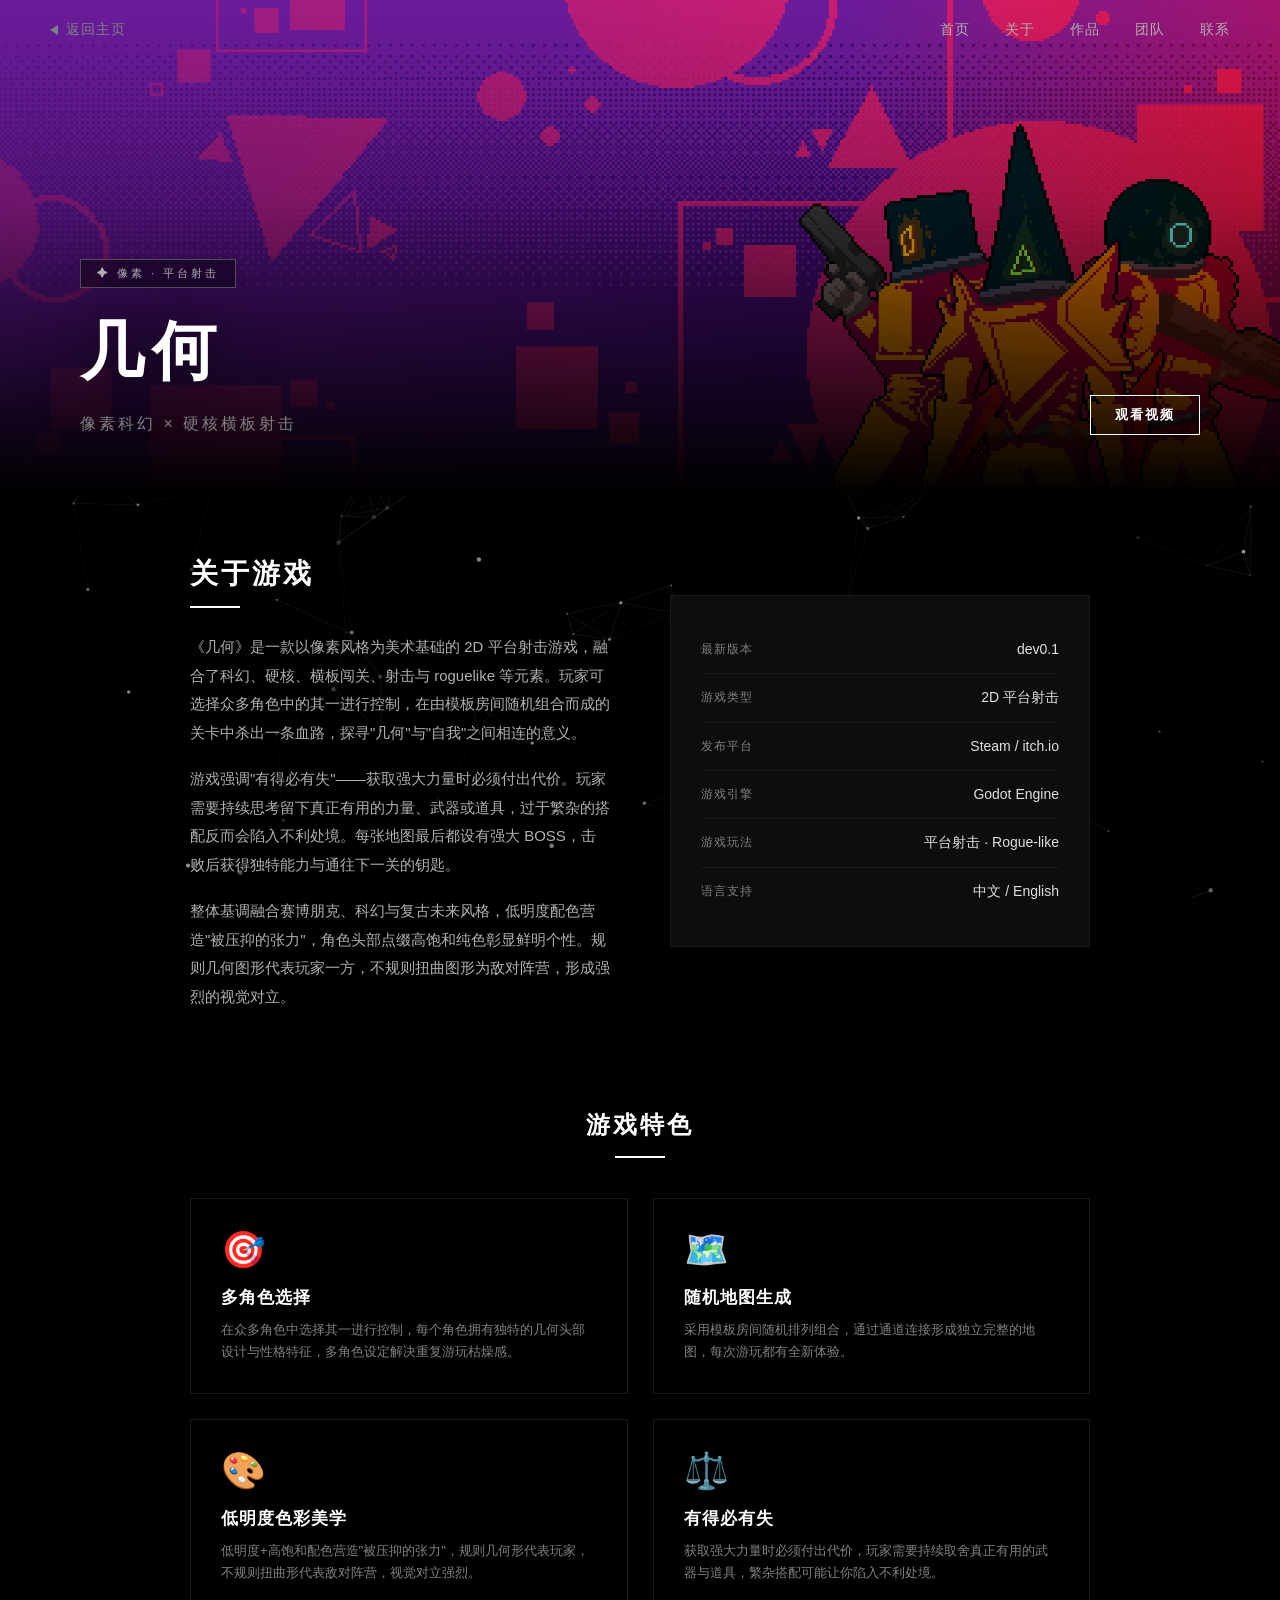
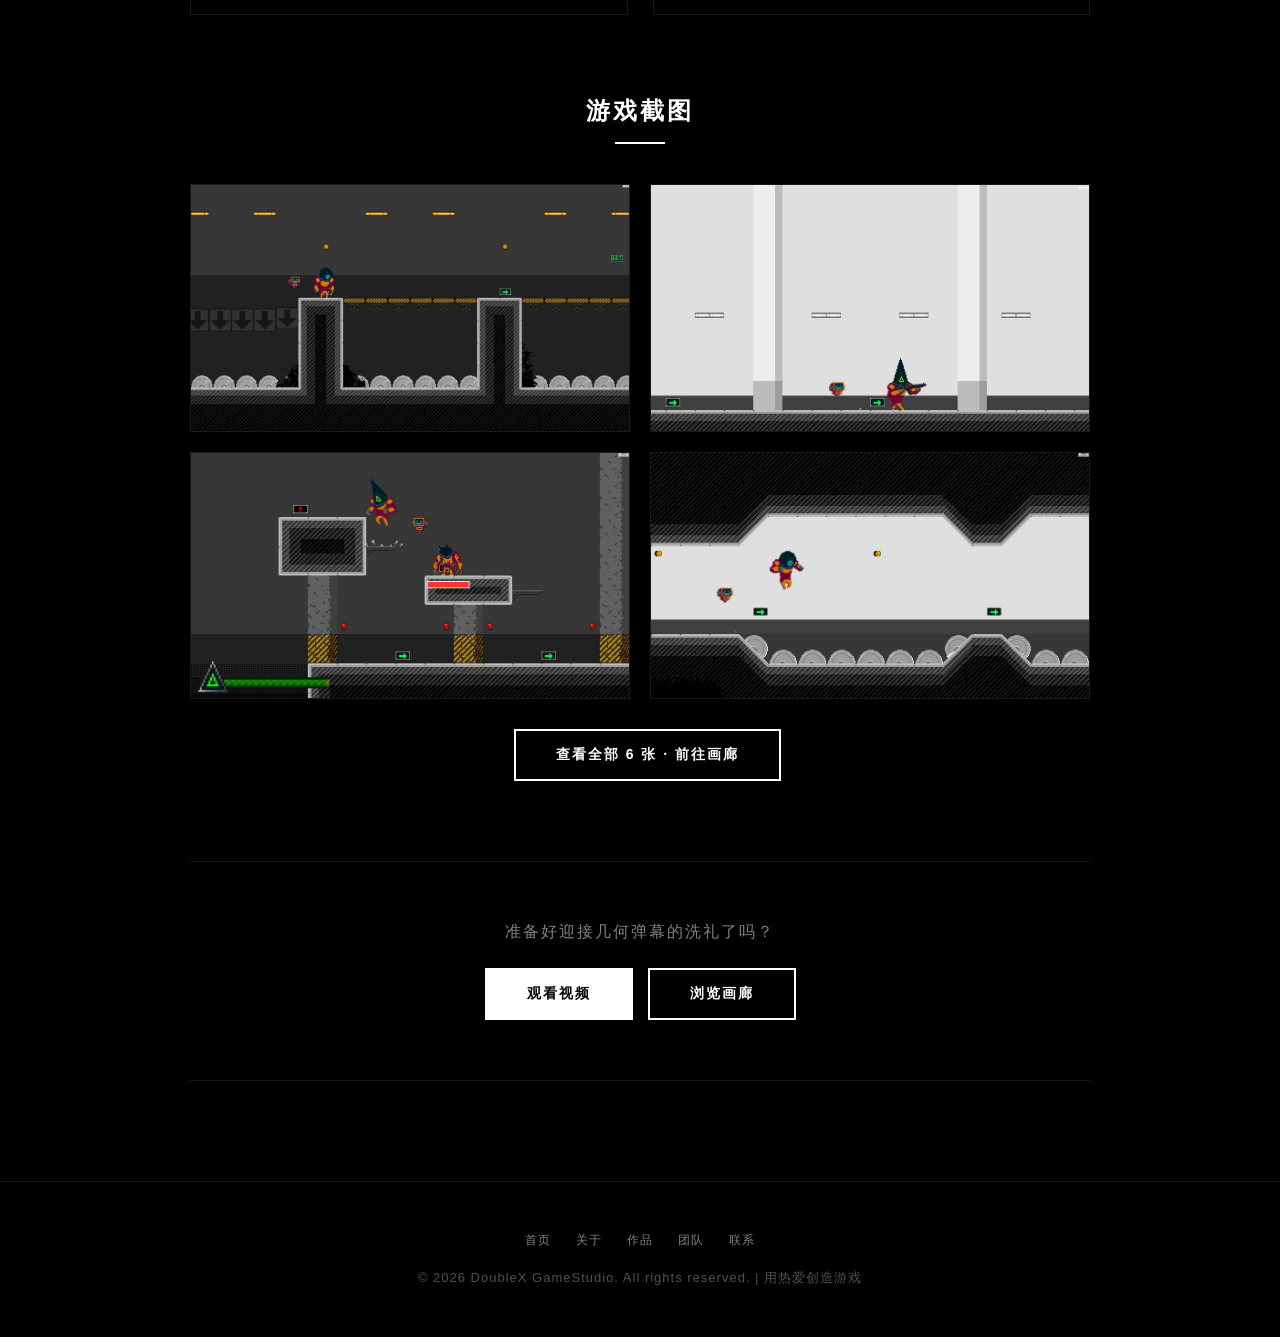
<file: games/detail.html>
<!DOCTYPE html>
<html lang="zh-CN">
<head>
    <meta charset="UTF-8">
    <meta name="viewport" content="width=device-width, initial-scale=1.0">
    <link rel="icon" href="../assets/icons/favicon-32.png" type="image/png">
    <link rel="apple-touch-icon" href="../assets/icons/apple-touch-icon.png">
    <title id="pageTitle">游戏详情 | DoubleX GameStudio</title>
    <meta name="description" id="pageDesc" content="DoubleX GameStudio 游戏详情页面">
    <link rel="canonical" id="pageCanonical" href="https://doublex.top/games/detail.html">
    <meta property="og:type" content="article">
    <meta property="og:site_name" content="DoubleX GameStudio">
    <meta property="og:locale" content="zh_CN">
    <meta property="og:title" id="ogTitle" content="游戏详情 | DoubleX GameStudio">
    <meta property="og:description" id="ogDesc" content="DoubleX GameStudio 游戏详情页面">
    <meta property="og:url" id="ogUrl" content="https://doublex.top/games/detail.html">
    <meta property="og:image" id="ogImage" content="https://doublex.top/og-image.jpg">
    <meta property="og:image:width" content="1200">
    <meta property="og:image:height" content="630">
    <meta name="twitter:card" content="summary_large_image">
    <meta name="twitter:title" id="twTitle" content="游戏详情 | DoubleX GameStudio">
    <meta name="twitter:description" id="twDesc" content="DoubleX GameStudio 游戏详情页面">
    <meta name="twitter:image" id="twImage" content="https://doublex.top/og-image.jpg">
    <link rel="stylesheet" href="../assets/css/main.css">
    <style>
        /* ===== 导航栏返回主页 ===== */
        .nav-back-link {
            color: var(--gray-400);
            text-decoration: none;
            font-size: 14px;
            font-weight: 500;
            letter-spacing: 1px;
            text-transform: uppercase;
            transition: all 0.3s ease;
            display: flex;
            align-items: center;
            gap: 8px;
        }

        .nav-back-link:hover {
            color: var(--white);
        }

        .nav-back-link .arrow {
            font-size: 16px;
            transition: transform 0.3s ease;
        }

        .nav-back-link:hover .arrow {
            transform: translateX(-5px);
        }

        /* ===== Hero 横幅 ===== */
        .detail-hero {
            position: relative;
            z-index: 1;
            width: 100%;
            height: 55vh;
            min-height: 400px;
            overflow: hidden;
            margin-bottom: 60px;
        }

        /* hero 封面：数据就绪后再淡入，避免先闪出默认图 */
        .detail-hero .hero-cover { opacity: 0; transition: opacity 0.35s ease; }

        /* banner 素材缺失时的 emoji 占位 */
        .detail-hero .hero-emoji {
            display: flex;
            align-items: center;
            justify-content: center;
            width: 100%;
            height: 100%;
            font-size: 140px;
            opacity: 0.5;
        }

        .screenshots-more { text-align: center; margin-top: 30px; }
        .detail-hero .hero-cover.hero-loaded { opacity: 1; }

        .detail-hero .hero-cover {
            width: 100%;
            height: 100%;
            object-fit: cover;
            /* banner 超宽（6400x1800）：默认居中会裁掉两侧，靠右取景保住主体 */
            object-position: right center;
            background: var(--gray-800);
        }

        /* <picture> 包装层同样要撑满，否则内层 img 的 height:100% 会失去参照 */
        .detail-hero picture {
            display: block;
            width: 100%;
            height: 100%;
        }

        .detail-hero .hero-gradient {
            position: absolute;
            inset: 0;
            background: linear-gradient(
                to top,
                var(--black) 0%,
                rgba(0,0,0,0.6) 30%,
                rgba(0,0,0,0.2) 60%,
                transparent 100%
            );
        }

        .detail-hero .hero-info {
            position: absolute;
            bottom: 60px;
            left: 0;
            right: 0;
            padding: 0 80px;
            z-index: 2;
        }

        .detail-hero .hero-info .game-badge {
            display: inline-block;
            padding: 6px 16px;
            border: 1px solid var(--gray-500);
            color: var(--gray-300);
            font-size: 11px;
            letter-spacing: 3px;
            text-transform: uppercase;
            margin-bottom: 20px;
            backdrop-filter: blur(10px);
            background: rgba(0,0,0,0.4);
        }

        .detail-hero .hero-info h1 {
            font-size: 64px;
            font-weight: 900;
            letter-spacing: 8px;
            text-transform: uppercase;
            margin-bottom: 0;
            text-shadow: 0 0 60px rgba(0,0,0,0.8);
        }

        .detail-hero .hero-info .subtitle {
            font-size: 16px;
            color: var(--gray-400);
            letter-spacing: 3px;
        }

        /* Hero 操作按钮 — 与 subtitle 同行，贴右，底部对齐 */
        .hero-title-row {
            display: flex;
            align-items: center;
            flex-wrap: wrap;
        }

        .hero-subtitle-row {
            display: flex;
            align-items: flex-end;
            justify-content: space-between;
            flex-wrap: wrap;
        }

        .hero-action-btn {
            display: inline-flex;
            align-items: center;
            gap: 8px;
            padding: 10px 24px;
            border: 1.5px solid var(--white);
            color: var(--white);
            font-size: 13px;
            font-weight: 600;
            letter-spacing: 2px;
            text-transform: uppercase;
            text-decoration: none;
            transition: all 0.35s ease;
            background: transparent;
            white-space: nowrap;
        }

        .hero-action-btn:hover {
            background: var(--white);
            color: var(--black);
            box-shadow: 0 0 25px rgba(255, 255, 255, 0.3);
            transform: translateY(-4px);
        }

        .hero-action-btn.disabled {
            border-color: var(--gray-600);
            color: var(--gray-500);
            cursor: default;
            pointer-events: none;
        }

        .hero-action-btn.disabled:hover {
            background: transparent;
            color: var(--gray-500);
            box-shadow: none;
        }

        /* ===== 内容区域 ===== */
        .detail-content {
            position: relative;
            z-index: 1;
            max-width: 1000px;
            margin: 0 auto;
            padding: 0 50px 100px;
        }

        /* 信息网格 */
        .info-grid {
            display: grid;
            grid-template-columns: 1fr 1fr;
            gap: 60px;
            margin-bottom: 80px;
            align-items: start;
        }

        .info-left h2 {
            font-size: 28px;
            font-weight: 800;
            letter-spacing: 3px;
            margin-bottom: 25px;
            position: relative;
            padding-bottom: 15px;
        }

        .info-left h2::after {
            content: '';
            position: absolute;
            bottom: 0;
            left: 0;
            width: 50px;
            height: 2px;
            background: var(--white);
        }

        .info-left p {
            color: var(--gray-300);
            line-height: 1.9;
            font-size: 15px;
            margin-bottom: 18px;
        }

        /* 详情元数据 — padding-top 使 meta-list 首行与左侧正文首行对齐 */
        .reveal-right {
            padding-top: 40px;
        }

        .meta-list {
            list-style: none;
            padding: 30px;
            border: 1px solid var(--gray-700);
            background: var(--gray-800);
        }

        .meta-list li {
            display: flex;
            justify-content: space-between;
            padding: 15px 0;
            border-bottom: 1px solid var(--gray-700);
            font-size: 14px;
        }

        .meta-list li:last-child {
            border-bottom: none;
        }

        .meta-list .meta-label {
            color: var(--gray-400);
            letter-spacing: 1px;
            text-transform: uppercase;
            font-size: 12px;
        }

        .meta-list .meta-value {
            color: var(--gray-200);
            font-weight: 500;
            text-align: right;
        }

        /* 特色列表 */
        .features-section {
            margin-bottom: 80px;
        }

        .features-section h2 {
            font-size: 24px;
            font-weight: 800;
            letter-spacing: 3px;
            margin-bottom: 40px;
            text-align: center;
            position: relative;
        }

        .features-section h2::after {
            content: '';
            display: block;
            width: 50px;
            height: 2px;
            background: var(--white);
            margin: 15px auto 0;
        }

        .features-grid {
            display: grid;
            grid-template-columns: repeat(2, 1fr);
            gap: 25px;
        }

        .feature-card {
            padding: 30px;
            border: 1px solid var(--gray-700);
            transition: all 0.4s ease;
            position: relative;
            overflow: hidden;
        }

        .feature-card::before {
            content: '';
            position: absolute;
            top: 0;
            left: 0;
            width: 3px;
            height: 0;
            background: var(--white);
            transition: height 0.4s ease;
        }

        .feature-card:hover {
            border-color: var(--gray-400);
            transform: translateY(-4px);
        }

        .feature-card:hover::before {
            height: 100%;
        }

        .feature-card .feature-icon {
            font-size: 36px;
            margin-bottom: 15px;
        }

        .feature-card h3 {
            font-size: 17px;
            font-weight: 700;
            letter-spacing: 1px;
            margin-bottom: 10px;
        }

        .feature-card p {
            color: var(--gray-400);
            font-size: 13px;
            line-height: 1.7;
        }

        /* 截图画廊 */
        .screenshots-section {
            margin-bottom: 80px;
        }

        .screenshots-section h2 {
            font-size: 24px;
            font-weight: 800;
            letter-spacing: 3px;
            margin-bottom: 40px;
            text-align: center;
            position: relative;
        }

        .screenshots-section h2::after {
            content: '';
            display: block;
            width: 50px;
            height: 2px;
            background: var(--white);
            margin: 15px auto 0;
        }

        .screenshots-grid {
            display: grid;
            grid-template-columns: repeat(2, 1fr);
            gap: 20px;
        }

        .screenshot-item {
            position: relative;
            overflow: hidden;
            border: 1px solid var(--gray-700);
            aspect-ratio: 16 / 9;
            cursor: pointer;
            transition: all 0.4s ease;
        }

        .screenshot-item:hover {
            border-color: var(--gray-400);
            transform: translateY(-3px);
        }

        .screenshot-item img {
            width: 100%;
            height: 100%;
            object-fit: cover;
            transition: transform 0.5s ease;
            background: var(--gray-800);
        }

        .screenshot-item:hover img {
            transform: scale(1.05);
        }

        /* CTA 区域 */
        .cta-section {
            text-align: center;
            padding: 60px 0;
            border-top: 1px solid var(--gray-700);
            border-bottom: 1px solid var(--gray-700);
        }

        .cta-section p {
            color: var(--gray-400);
            font-size: 16px;
            letter-spacing: 2px;
            margin-bottom: 25px;
        }

        .btn {
            padding: 15px 40px;
            font-size: 14px;
            font-weight: 600;
            letter-spacing: 2px;
            text-transform: uppercase;
            text-decoration: none;
            transition: all 0.4s ease;
            cursor: pointer;
            border: none;
            display: inline-block;
            font-family: inherit;
        }

        .btn-primary {
            background: var(--white);
            color: var(--black);
            border: 2px solid var(--white);
        }

        .btn-primary:hover {
            background: transparent;
            color: var(--white);
        }

        .btn-outline {
            background: transparent;
            color: var(--white);
            border: 2px solid var(--white);
            margin-left: 15px;
        }

        .btn-outline:hover {
            background: var(--white);
            color: var(--black);
        }

        /* 数据加载前隐藏动态内容防止闪烁 */
        .detail-content .info-grid,
        .detail-content .features-section,
        .detail-content .screenshots-section,
        .detail-content .cta-section {
            opacity: 0;
            transition: opacity 0.3s ease;
        }
        .detail-content.loaded .info-grid,
        .detail-content.loaded .features-section,
        .detail-content.loaded .screenshots-section,
        .detail-content.loaded .cta-section {
            opacity: 1;
        }

        /* ===== 响应式 ===== */
        @media (max-width: 1024px) {
            .detail-hero .hero-info {
                padding: 0 40px;
            }
            .detail-hero .hero-info h1 {
                font-size: 44px;
                letter-spacing: 5px;
            }
            .info-grid {
                grid-template-columns: 1fr;
                gap: 40px;
            }
            .features-grid {
                grid-template-columns: 1fr;
            }
            .screenshots-grid {
                grid-template-columns: 1fr;
            }
            .nav-back-link {
                font-size: 13px;
            }
        }

        @media (max-width: 768px) {
            .detail-content {
                padding: 0 25px 80px;
            }
            .detail-hero {
                /* banner 比例约 3.56:1，40vh 的竖高框会裁掉大量画面，改矮 */
                height: 30vh;
                min-height: 220px;
            }
            .detail-hero .hero-info {
                padding: 0 25px;
                bottom: 30px;
            }
            .detail-hero .hero-info h1 {
                font-size: 32px;
                letter-spacing: 4px;
            }
            .nav-back-link {
                font-size: 11px;
            }
            .cta-section .btn-outline {
                margin-left: 0;
                margin-top: 15px;
            }
        }

        @media (max-width: 480px) {
            .detail-hero .hero-info h1 {
                font-size: 24px;
                letter-spacing: 2px;
            }
            .detail-hero .hero-info .subtitle {
                font-size: 13px;
            }
            .info-left h2 {
                font-size: 22px;
            }
        }
    </style>
    <!-- 动态数据加载前先根据 URL 参数设置 meta 信息 -->
    <script>
        (function() {
            var gameKey = new URLSearchParams(window.location.search).get('game') || 'geometry';
            var titleMap = { geometry: '几何 - 像素科幻弹幕射击', fishfarm: '养鱼大亨 - 放置养成鱼类收集' };
            var descMap = { geometry: '《几何》极简几何美学×极致弹幕挑战 — DoubleX GameStudio', fishfarm: '《养鱼大亨》鱼类收集养成放置模拟游戏 — DoubleX GameStudio' };
            var imgMap = {};   // og:image 由下方按 media.json 清单动态决定
            var title = (titleMap[gameKey] || '几何') + ' | DoubleX GameStudio';
            var desc = descMap[gameKey] || 'DoubleX GameStudio 游戏详情页面';
            var url = 'https://doublex.top/games/detail.html?game=' + encodeURIComponent(gameKey);
            var _bn = window.DX.firstOf(gameKey, 'banner');
            var img = _bn
                ? new URL(window.DX.media(window.DX.mkey(gameKey, 'banner', _bn.file)),
                          'https://doublex.top/games/detail.html').href
                : 'https://doublex.top/og-image.jpg';
            document.title = title;
            var set = function(id, value) {
                var el = document.getElementById(id);
                if (!el) return;
                if (el.tagName === 'META') { el.content = value; } else { el.href = value; }
            };
            set('pageDesc', desc);
            set('pageCanonical', url);
            set('ogTitle', title);
            set('ogDesc', desc);
            set('ogUrl', url);
            set('ogImage', img);
            set('twTitle', title);
            set('twDesc', desc);
            set('twImage', img);
        })();
    </script>
    <!-- 游戏数据 -->
    <script src="../assets/js/loader.js"></script>
    <!-- 结构化数据（JS 会按 game 参数更新，利于搜索引擎理解作品信息） -->
    <script type="application/ld+json" id="gameLd">
    {
      "@context": "https://schema.org",
      "@type": "VideoGame",
      "name": "几何",
      "alternateName": "GEOMETRY",
      "description": "以像素风格为美术基础的 2D 平台射击游戏，融合科幻、硬核横板闯关与 roguelike 元素。",
      "genre": ["平台射击", "Roguelike"],
      "gamePlatform": ["PC", "Web"],
      "applicationCategory": "Game",
      "inLanguage": "zh-CN",
      "author": { "@type": "Organization", "name": "DoubleX GameStudio", "url": "https://doublex.top/" },
      "publisher": { "@type": "Organization", "name": "DoubleX GameStudio", "url": "https://doublex.top/" },
      "url": "https://doublex.top/games/detail.html?game=geometry",
      "image": "https://doublex.top/og-image.jpg"
    }
    </script>
</head>
<body>

    <!-- ===== 自定义光标 ===== -->
    <div class="cursor-dot" id="cursorDot"></div>
    <div class="cursor-ring" id="cursorRing"></div>

    <!-- ===== 粒子背景 Canvas ===== -->
    <canvas id="particle-canvas"></canvas>

    <!-- ===== 导航栏 ===== -->
    <nav class="navbar" id="navbar">
        <a href="../index.html" class="nav-back-link">
            <span class="arrow tri tri-left" aria-hidden="true"></span> 返回主页
        </a>
        <ul class="nav-links" id="navLinks">
            <li><a href="../index.html" class="gray-link">首页</a></li>
            <li><a href="../index.html#about" class="gray-link">关于</a></li>
            <li><a href="../index.html#projects" class="gray-link">作品</a></li>
            <li><a href="../index.html#team" class="gray-link">团队</a></li>
            <li><a href="../index.html#contact" class="gray-link">联系</a></li>
        </ul>
        <div class="menu-toggle" id="menuToggle">
            <span></span>
            <span></span>
            <span></span>
        </div>
    </nav>

    <!-- ===== Hero 封面横幅 ===== -->
    <section class="detail-hero" id="gameHero">
        <!-- 默认内容：数据不可用时显示“即将推出”状态，不会空白。
             <source> 由页面脚本按作品重建（几何为 PNG 封面、养鱼大亨为 WebP 优选）。 -->
        <picture id="heroCoverWrap">
            <img class="hero-cover" alt="即将推出的作品" id="heroCover" width="1920" height="1080" fetchpriority="high" decoding="async">
        </picture>
        <div class="hero-gradient"></div>
        <div class="hero-info">
            <span class="game-badge" id="gameBadge">✦ 敬请期待</span>
            <div class="hero-title-row">
                <h1 id="gameTitle">即将推出</h1>
            </div>
            <div class="hero-subtitle-row">
                <p class="subtitle" id="gameSubtitle">未来将至，敬请期待</p>
                <a class="hero-action-btn disabled" id="heroActionBtn" aria-disabled="true" title="该作品仍在开发中">即将推出</a>
            </div>
        </div>
    </section>

    <!-- ===== 内容区域 =====
         下面这段是真实存在的静态正文（不是 noscript）：即使不执行 JavaScript，
         爬虫与无脚本环境也能读到作品介绍。JS 加载后会先清空再渲染完整详情。 -->
    <div class="detail-content" id="detailContent">
        <div class="info-grid">
            <div class="info-left">
                <h2>关于游戏</h2>
                <p>耐心是种美德……</p>
                <p>美好的事物即将来临，敬请期待。</p>
            </div>
            <div>
                <ul class="meta-list">
                    <li><span class="meta-label">最新版本</span><span class="meta-value">暂无</span></li>
                    <li><span class="meta-label">游戏类型</span><span class="meta-value">暂无</span></li>
                    <li><span class="meta-label">发布平台</span><span class="meta-value">暂无</span></li>
                    <li><span class="meta-label">游戏引擎</span><span class="meta-value">暂无</span></li>
                    <li><span class="meta-label">游戏玩法</span><span class="meta-value">暂无</span></li>
                    <li><span class="meta-label">语言支持</span><span class="meta-value">暂无</span></li>
                    <li><span class="meta-label">开发团队</span><span class="meta-value">DoubleX GameStudio</span></li>
                </ul>
            </div>
        </div>
        <div class="features-section" id="featuresFallback">
            <h2>游戏特色</h2>
            <div class="features-grid">
                <div class="feature-card"><div class="feature-icon">✦</div><h3>即将公布</h3><p>该作品的特色内容正在整理中。</p></div>
                <div class="feature-card"><div class="feature-icon">✦</div><h3>即将公布</h3><p>该作品的特色内容正在整理中。</p></div>
                <div class="feature-card"><div class="feature-icon">✦</div><h3>即将公布</h3><p>该作品的特色内容正在整理中。</p></div>
                <div class="feature-card"><div class="feature-icon">✦</div><h3>即将公布</h3><p>该作品的特色内容正在整理中。</p></div>
            </div>
        </div>
        <div class="screenshots-section">
            <h2>游戏截图</h2>
            <div class="screenshots-grid">
                <!-- 默认内容：数据不可用时显示空状态提示；数据就绪后由脚本重建 -->
                <div class="screenshot-item screenshot-empty"><span>截图即将公开</span></div>
            </div>
        </div>
    </div>

    <!-- ===== Footer ===== -->
    <footer class="footer">
        <div class="footer-links">
            <a href="../index.html">首页</a>
            <a href="../index.html#about">关于</a>
            <a href="../index.html#projects">作品</a>
            <a href="../index.html#team">团队</a>
            <a href="../index.html#contact">联系</a>
        </div>
        <p>&copy; 2026 DoubleX GameStudio. All rights reserved. | 用热爱创造游戏</p>
    </footer>

    <!-- ===== 回到顶部按钮 ===== -->
    <button class="back-to-top" id="backToTop" title="回到顶部"><span class="tri tri-up" aria-hidden="true"></span></button>

    <!-- ===== 公共脚本 ===== -->
    <script src="../assets/js/main.js"></script>

    <!-- ===== 页面独有脚本 ===== -->
    <script>
        window.DX.onReady(function () {
        // ===================================================================
        // 游戏详情 - 动态渲染
        // ===================================================================
        (function() {
            // 数据由 assets/js/loader.js 从 ../assets/data/games/<key>.json 读取。
            // 数据不可用时保留 HTML 内置的默认内容（“耐心是种美德……”等），不白屏。
            const gameKey = new URLSearchParams(window.location.search).get('game') || 'geometry';
            const data = window.DX.data.games[gameKey];
            if (!data) { return; }

            // 更新 Hero：大图取自 media/<游戏>/banner/（文件夹为空则回落到 emoji 占位）
            // 先预加载，加载完再写入并淡入 —— 避免先闪出默认图、也避免格式随机切换
            const heroCover = document.getElementById('heroCover');
            const banner = window.DX.firstOf(gameKey, 'banner');
            if (banner) {
                const bannerUrl = window.DX.media(window.DX.mkey(gameKey, 'banner', banner.file));
                const pre = new Image();
                pre.onload = function () {
                    heroCover.src = bannerUrl;
                    heroCover.alt = data.title + ' 主视觉';
                    heroCover.classList.add('hero-loaded');
                };
                pre.onerror = function () { heroCover.classList.add('hero-loaded'); };
                pre.src = bannerUrl;
            } else {
                // 该作品没有 banner 素材：改用 emoji 占位
                const wrap = document.getElementById('heroCoverWrap');
                if (wrap) {
                    wrap.innerHTML = '<div class="hero-emoji">' + (data.emoji || '✦') + '</div>';
                }
            }
            const heroSource = document.querySelector('#heroCoverWrap source');
            if (heroSource) { heroSource.remove(); }
            document.getElementById('gameBadge').textContent = data.badge;
            document.getElementById('gameTitle').textContent = data.title;
            document.getElementById('gameSubtitle').textContent = data.subtitle;

            // Hero 右侧操作按钮
            const heroBtn = document.getElementById('heroActionBtn');
            if (data.action) {
                if (data.action.type === 'coming') {
                    heroBtn.classList.add('disabled');
                    heroBtn.removeAttribute('href');
                    heroBtn.removeAttribute('target');
                    heroBtn.setAttribute('aria-disabled', 'true');
                    heroBtn.textContent = (data.action.text || '敬请期待') + '（开发中）';
                } else {
                    heroBtn.classList.remove('disabled');
                    heroBtn.removeAttribute('aria-disabled');
                    heroBtn.href = data.action.url || 'index.html';
                    heroBtn.target = data.action.type === 'play' ? '_self' : '_blank';
                    heroBtn.rel = data.action.type === 'play' ? '' : 'noopener';
                    heroBtn.textContent = data.action.text || '了解更多';
                }
            }

            // 构建内容（先清空静态占位正文，再渲染与当前游戏匹配的完整详情）
            const content = document.getElementById('detailContent');
            content.innerHTML = '';

            // 信息网格
            let metaHTML = '';
            Object.entries(data.meta).forEach(([label, value]) => {
                metaHTML += '<li><span class="meta-label">' + label + '</span><span class="meta-value">' + value + '</span></li>';
            });

            const infoGrid = document.createElement('div');
            infoGrid.className = 'info-grid';
            infoGrid.innerHTML = `
                <div class="info-left reveal-left">
                    <h2>关于游戏</h2>
                    <p>${data.desc}</p>
                    <p>${data.desc2}</p>
                    <p>${data.desc3}</p>
                </div>
                <div class="reveal-right">
                    <ul class="meta-list">${metaHTML}</ul>
                </div>
            `;
            content.appendChild(infoGrid);

            // 游戏特色
            if (data.features && data.features.length) {
                const featuresSection = document.createElement('div');
                featuresSection.className = 'features-section';
                let featuresHTML = '<h2 class="reveal">游戏特色</h2><div class="features-grid">';
                data.features.forEach((f, i) => {
                    featuresHTML += '<div class="feature-card reveal" style="transition-delay: ' + (0.1 * (i + 1)) + 's;">'
                        + '<div class="feature-icon">' + f.icon + '</div>'
                        + '<h3>' + f.title + '</h3>'
                        + '<p>' + f.desc + '</p>'
                        + '</div>';
                });
                featuresHTML += '</div>';
                featuresSection.innerHTML = featuresHTML;
                content.appendChild(featuresSection);
            }

            // 游戏截图：取自 media/<游戏>/gallery/ 的前 4 张，其余引导至画廊页
            const SHOW_N = 4;
            const shots = window.DX.mediaList(gameKey, 'gallery').slice(0, SHOW_N);
            const ssSection = document.createElement('div');
            ssSection.className = 'screenshots-section';
            let ssHTML = '<h2 class="reveal">游戏截图</h2><div class="screenshots-grid">';
            if (shots.length) {
                shots.forEach((sh, i) => {
                    ssHTML += '<div class="screenshot-item reveal" style="transition-delay: ' + (0.1 * (i + 1)) + 's;">'
                        + '<img src="' + window.DX.media(window.DX.mkey(gameKey, 'gallery', sh.file)) + '"'
                        + ' alt="' + data.title + ' 截图 ' + (i + 1) + '" loading="lazy" decoding="async"'
                        + (sh.width ? ' width="' + sh.width + '" height="' + sh.height + '"' : '') + '>'
                        + '</div>';
                });
            } else {
                ssHTML += '<div class="screenshot-item screenshot-empty"><span>截图即将公开</span></div>';
            }
            ssHTML += '</div>';
            // 还有更多图时给出前往画廊的入口
            const total = window.DX.mediaList(gameKey, 'gallery').length;
            if (total > SHOW_N) {
                ssHTML += '<p class="screenshots-more reveal"><a href="../pages/gallery.html" class="btn btn-outline">'
                    + '查看全部 ' + total + ' 张 · 前往画廊</a></p>';
            }
            ssSection.innerHTML = ssHTML;
            content.appendChild(ssSection);

            // CTA 区域 — 仅在该游戏配置了 tagline 时渲染，否则保留 HTML 内置 CTA
            if (data.tagline) {
                const ctaSection = document.createElement('div');
                ctaSection.className = 'cta-section reveal';
                let ctaHTML = '<p>' + data.tagline + '</p>';
                if (data.action && data.action.type !== 'coming') {
                    const isExternal = data.action.type === 'video';
                    ctaHTML += '<a href="' + data.action.url + '" class="btn btn-primary" ' + (isExternal ? 'target="_blank" rel="noopener"' : '') + '>' + data.action.text + '</a>';
                }
                ctaHTML += '<a href="../pages/gallery.html" class="btn btn-outline">浏览画廊</a>';
                ctaSection.innerHTML = ctaHTML;
                content.appendChild(ctaSection);
            }

            // 结构化数据：按当前游戏更新
            try {
                const ld = document.getElementById('gameLd');
                if (ld) {
                    const json = JSON.parse(ld.textContent);
                    json.name = data.title;
                    json.alternateName = data.key;
                    json.description = data.desc;
                    json.genre = [data.meta['游戏玩法'] || data.meta['游戏类型'] || '游戏'];
                    json.gamePlatform = data.meta['发布平台'] ? data.meta['发布平台'].split(' / ') : ['PC'];
                    json.url = 'https://doublex.top/games/detail.html?game=' + encodeURIComponent(data.key);
                    var _b = window.DX.firstOf(data.key, 'banner');
                    json.image = _b
                        ? new URL(window.DX.media(window.DX.mkey(data.key, 'banner', _b.file)), 'https://doublex.top/games/detail.html').href
                        : 'https://doublex.top/og-image.jpg';
                    ld.textContent = JSON.stringify(json);
                }
            } catch (e) { /* 结构化数据失败不应影响页面 */ }

            // 标记加载完成
            content.classList.add('loaded');
            // 渲染出的节点带 .reveal* 类（CSS 里是 opacity:0），必须补上 .visible
            if (window.DX && window.DX.applyVisible) { window.DX.applyVisible(); }
        })();
        });
    </script>

</body>
</html>
</file>
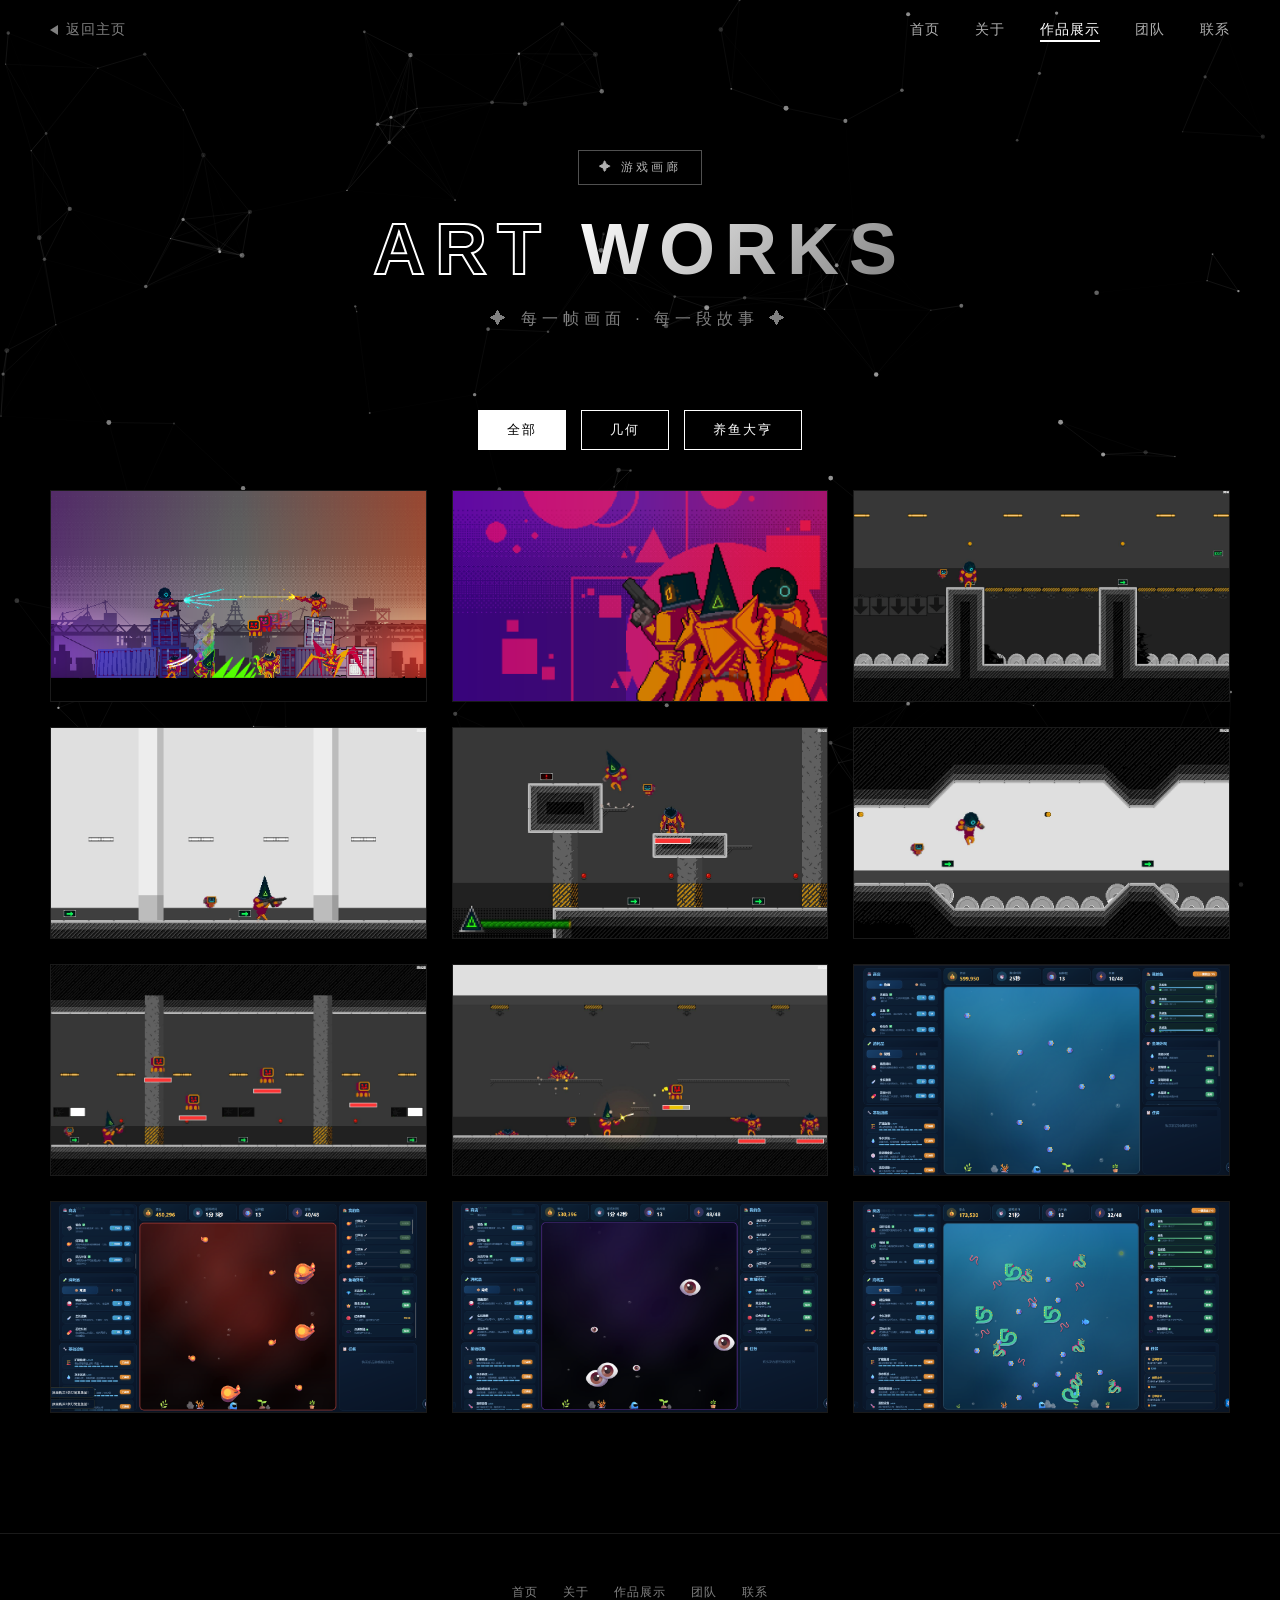
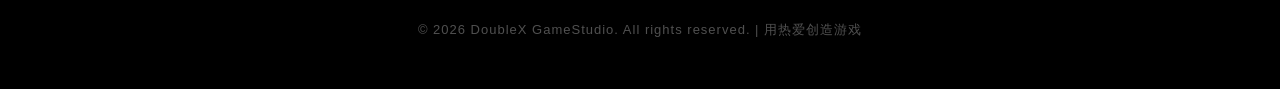
<file: pages/gallery.html>
<!DOCTYPE html>
<html lang="zh-CN">
<head>
    <meta charset="UTF-8">
    <meta name="viewport" content="width=device-width, initial-scale=1.0">
    <link rel="icon" href="../assets/icons/favicon-32.png" type="image/png">
    <link rel="apple-touch-icon" href="../assets/icons/apple-touch-icon.png">
    <title>作品展示 | DoubleX GameStudio</title>
    <meta name="description" content="DoubleX GameStudio 作品展示：像素科幻平台射击《几何》、放置养成《养鱼大亨》的游戏截图与概念设计，共 12 幅作品图。">
    <link rel="canonical" href="https://doublex.top/pages/gallery.html">
    <meta property="og:type" content="website">
    <meta property="og:site_name" content="DoubleX GameStudio">
    <meta property="og:locale" content="zh_CN">
    <meta property="og:title" content="作品展示 | DoubleX GameStudio">
    <meta property="og:description" content="像素科幻平台射击《几何》、放置养成《养鱼大亨》的游戏截图与概念设计。">
    <meta property="og:url" content="https://doublex.top/pages/gallery.html">
    <meta property="og:image" content="https://doublex.top/og-image.jpg">
    <meta property="og:image:width" content="1200">
    <meta property="og:image:height" content="630">
    <meta name="twitter:card" content="summary_large_image">
    <meta name="twitter:title" content="作品展示 | DoubleX GameStudio">
    <meta name="twitter:description" content="像素科幻平台射击《几何》、放置养成《养鱼大亨》的游戏截图与概念设计。">
    <meta name="twitter:image" content="https://doublex.top/og-image.jpg">
    <link rel="stylesheet" href="../assets/css/main.css">
    <style>
        /* ===== 页面 Header ===== */
        .page-header {
            position: relative;
            z-index: 1;
            min-height: 45vh;
            display: flex;
            flex-direction: column;
            justify-content: center;
            align-items: center;
            text-align: center;
            padding: 150px 50px 80px;
        }

        .page-header .header-badge {
            display: inline-block;
            padding: 8px 20px;
            border: 1px solid var(--gray-500);
            color: var(--gray-300);
            font-size: 12px;
            letter-spacing: 3px;
            text-transform: uppercase;
            margin-bottom: 25px;
            animation: fadeInDown 1s ease;
        }

        .page-header .header-title {
            font-size: 72px;
            font-weight: 900;
            letter-spacing: 10px;
            text-transform: uppercase;
            line-height: 1.1;
            margin-bottom: 20px;
            animation: fadeInUp 1s ease 0.2s both;
        }

        .page-header .header-title .stroke-text {
            -webkit-text-stroke: 2px var(--white);
            color: transparent;
        }

        .page-header .header-title .fill-text {
            background: linear-gradient(135deg, var(--white) 0%, var(--gray-400) 100%);
            -webkit-background-clip: text;
            -webkit-text-fill-color: transparent;
        }

        .page-header .header-subtitle {
            font-size: 16px;
            color: var(--gray-400);
            letter-spacing: 5px;
            animation: fadeInUp 1s ease 0.4s both;
        }

        /* ===== 导航栏返回主页 ===== */
        .nav-back-link {
            color: var(--gray-400);
            text-decoration: none;
            font-size: 14px;
            font-weight: 500;
            letter-spacing: 1px;
            text-transform: uppercase;
            transition: all 0.3s ease;
            display: flex;
            align-items: center;
            gap: 8px;
        }

        .nav-back-link:hover {
            color: var(--white);
        }

        .nav-back-link .arrow {
            font-size: 16px;
            transition: transform 0.3s ease;
        }

        .nav-back-link:hover .arrow {
            transform: translateX(-5px);
        }

        /* ===== 分类筛选栏 ===== */
        .filter-bar {
            position: relative;
            z-index: 1;
            display: flex;
            justify-content: center;
            gap: 15px;
            flex-wrap: wrap;
            padding: 0 50px 40px;
        }

        .filter-btn {
            padding: 10px 28px;
            background: transparent;
            /* 未选中态：透明底 + 白边白字（对齐全局 .btn-outline）*/
            border: 1px solid var(--white);
            color: var(--white);
            font-size: 13px;
            font-weight: 500;
            letter-spacing: 2px;
            text-transform: uppercase;
            cursor: pointer;
            transition: all 0.3s ease;
            font-family: inherit;
        }

        /* 悬停：反转为纯白填充 + 文字反色（与 .btn-outline:hover 同向）*/
        .filter-btn:hover {
            background: var(--white);
            border-color: var(--white);
            color: var(--black);
        }

        .filter-btn.active {
            background: var(--white);
            color: var(--black);
            border-color: var(--white);
        }

        /* ===== 作品画廊网格 ===== */
        .gallery-section {
            position: relative;
            z-index: 1;
            padding: 0 50px 120px;
        }

        .gallery-grid {
            display: grid;
            grid-template-columns: repeat(3, 1fr);
            gap: 25px;
            max-width: 1300px;
            margin: 0 auto;
        }

        .gallery-item {
            position: relative;
            overflow: hidden;
            border: 1px solid var(--gray-700);
            /* 16:9 —— 与截图原始比例一致，避免 4:3 裁掉约 28% 画面 */
            aspect-ratio: 16 / 9;
            cursor: pointer;
            transition: all 0.4s ease;
        }

        .gallery-item:hover {
            border-color: var(--gray-400);
            transform: translateY(-6px);
        }

        /* 图片容器：绝对定位铺满卡片，作为图片缩放与遮罩的定位基准 */
        .gallery-item .item-image {
            position: absolute;
            inset: 0;
            background: var(--gray-800);
        }

        .gallery-item .item-image > picture,
        .gallery-item .item-image > img {
            display: block;
            width: 100%;
            height: 100%;
        }

        .gallery-item .item-image img {
            width: 100%;
            height: 100%;
            object-fit: cover;
            display: block;
            transition: transform 0.5s ease;
        }

        .gallery-item .item-image .placeholder-icon {
            font-size: 60px;
            opacity: 0.4;
        }

        .gallery-item:hover .item-image img {
            transform: scale(1.05);
        }

        .gallery-item .item-overlay {
            position: absolute;
            inset: 0;
            background: linear-gradient(to top, rgba(0,0,0,0.85) 0%, transparent 60%);
            display: flex;
            flex-direction: column;
            justify-content: flex-end;
            padding: 30px;
            opacity: 0;
            transition: opacity 0.4s ease;
        }

        .gallery-item:hover .item-overlay {
            opacity: 1;
        }

        .item-overlay h3 {
            font-size: 20px;
            font-weight: 700;
            margin-bottom: 6px;
        }

        .item-overlay .item-category {
            font-size: 11px;
            letter-spacing: 2px;
            text-transform: uppercase;
            color: var(--gray-400);
            margin-bottom: 10px;
        }

        .item-overlay .item-desc {
            font-size: 13px;
            color: var(--gray-300);
            line-height: 1.5;
        }

        /* ===== 卡片版式：描述在上；下方一行是「游戏名 + 右侧查看大图」 ===== */
        .item-overlay .item-desc {
            margin: 0 0 10px;
            align-self: flex-start;
            max-width: 100%;
        }

        .item-foot {
            display: flex;
            align-items: center;
            justify-content: space-between;
            gap: 16px;
            width: 100%;
        }

        .item-foot h3 {
            margin: 0;
            font-size: 20px;
            font-weight: 700;
            min-width: 0;
            overflow: hidden;
            text-overflow: ellipsis;
            white-space: nowrap;
        }

        .item-foot .view-btn {
            flex: 0 0 auto;
            margin-top: 0;
        }

        .item-overlay .view-btn {
            display: inline-block;
            margin-top: 15px;
            padding: 8px 20px;
            border: 1px solid var(--white);
            color: var(--white);
            font-size: 11px;
            letter-spacing: 2px;
            text-transform: uppercase;
            text-decoration: none;
            transition: all 0.3s ease;
            align-self: flex-start;
        }

        .item-overlay .view-btn:hover {
            background: var(--white);
            color: var(--black);
        }

        /* ===== 灯箱/Lightbox ===== */
        .lightbox {
            position: fixed;
            inset: 0;
            background: rgba(0, 0, 0, 0.95);
            z-index: 20000;
            display: flex;
            align-items: center;
            justify-content: center;
            opacity: 0;
            pointer-events: none;
            transition: opacity 0.4s ease;
        }

        .lightbox.open {
            opacity: 1;
            pointer-events: auto;
        }

        .lightbox .lightbox-content {
            position: relative;
            max-width: 85vw;
            max-height: 85vh;
        }

        .lightbox .lightbox-image {
            max-width: 100%;
            max-height: 80vh;
            display: block;
            border: 1px solid var(--gray-600);
            background: var(--gray-800);
        }

        .lightbox .lightbox-info {
            text-align: center;
            margin-top: 20px;
        }

        .lightbox .lightbox-info h3 {
            font-size: 22px;
            font-weight: 700;
            letter-spacing: 2px;
        }

        .lightbox .lightbox-info p {
            color: var(--gray-400);
            font-size: 13px;
            letter-spacing: 1px;
            margin-top: 6px;
        }

        /* 静止态：透明底 + 白 X，与全局 .btn-outline 一致 */
        .lightbox .lightbox-close {
            position: absolute;
            top: 30px;
            right: 40px;
            width: 50px;
            height: 50px;
            background: transparent;
            border: 2px solid var(--white);
            color: var(--white);
            font-size: 24px;
            cursor: pointer;
            transition: all 0.3s ease;
            display: flex;
            align-items: center;
            justify-content: center;
            z-index: 20001;
        }

        /* hover：反转为纯色填充 + 图标反色（与 .btn-outline:hover 同向） */
        .lightbox .lightbox-close:hover {
            background: var(--white);
            border-color: var(--white);
            color: var(--black);
        }

        .lightbox .lightbox-close .close-icon {
            font-size: 26px;
            font-weight: 600;
            line-height: 1;
            color: inherit;
        }

        /* ===== 响应式 ===== */
        @media (max-width: 1024px) {
            .gallery-grid {
                grid-template-columns: repeat(2, 1fr);
            }

            .page-header .header-title {
                font-size: 48px;
                letter-spacing: 6px;
            }
        }

        @media (max-width: 768px) {
            .page-header {
                padding: 120px 25px 60px;
            }

            .gallery-section {
                padding: 0 25px 80px;
            }

            .filter-bar {
                padding: 0 25px 30px;
            }

            .gallery-grid {
                grid-template-columns: 1fr;
            }

            .page-header .header-title {
                font-size: 34px;
                letter-spacing: 4px;
            }

            .lightbox .lightbox-close {
                top: 15px;
                right: 15px;
                width: 40px;
                height: 40px;
            }

            /* 小屏灯箱不要固定最小尺寸，避免超出视口 */
            .lightbox .item-image {
                min-width: 0 !important;
                min-height: 0 !important;
            }
        }

        @media (max-width: 480px) {
            .page-header .header-title {
                font-size: 26px;
                letter-spacing: 2px;
            }

            .page-header .header-title .stroke-text {
                -webkit-text-stroke: 1px var(--white);
            }

            .filter-btn {
                padding: 8px 18px;
                font-size: 11px;
                letter-spacing: 1px;
            }
        }
    </style>
</head>
<body>

    <!-- ===== 自定义光标 ===== -->
    <div class="cursor-dot" id="cursorDot"></div>
    <div class="cursor-ring" id="cursorRing"></div>

    <!-- ===== 粒子背景 Canvas ===== -->
    <canvas id="particle-canvas"></canvas>

    <!-- ===== 导航栏 ===== -->
    <nav class="navbar" id="navbar">
        <a href="../index.html" class="nav-back-link">
            <span class="arrow tri tri-left" aria-hidden="true"></span> 返回主页
        </a>
        <ul class="nav-links" id="navLinks">
            <li><a href="../index.html" class="gray-link">首页</a></li>
            <li><a href="../index.html#about" class="gray-link">关于</a></li>
            <li><a href="gallery.html" class="gray-link active">作品展示</a></li>
            <li><a href="../index.html#team" class="gray-link">团队</a></li>
            <li><a href="../index.html#contact" class="gray-link">联系</a></li>
        </ul>
        <div class="menu-toggle" id="menuToggle">
            <span></span>
            <span></span>
            <span></span>
        </div>
    </nav>

    <!-- ===== 页面头部 ===== -->
    <header class="page-header">
        <div class="header-badge">✦ 游戏画廊</div>
        <h1 class="header-title">
            <span class="stroke-text">ART</span>
            <span class="fill-text"> WORKS</span>
        </h1>
        <p class="header-subtitle">✦ 每一帧画面 · 每一段故事 ✦</p>
    </header>

    <!-- ===== 分类筛选栏 ===== -->
    <div class="filter-bar" id="filterBar">
        <!-- 筛选项由脚本依 ../assets/data/gallery.json 的 games 生成（全部 + 各游戏） -->
        <button class="filter-btn active" data-filter="all">全部</button>
    </div>

    <!-- ===== 作品画廊 ===== -->
    <section class="gallery-section">
        <div class="gallery-grid" id="galleryGrid">
            <!-- 画廊内容来自 ../assets/data/gallery.json（由 ../assets/js/loader.js 渲染）。
                 下面是 HTML 内置默认内容：数据不可用时页面照常显示。 -->
            <div class="gallery-item reveal-up" data-category="all" data-url="" data-index="0">
                <div class="item-image item-empty"><span>✦</span></div>
                <div class="item-overlay">
                    <p class="item-desc">更多作品即将公开</p>
                    <div class="item-foot">
                        <h3>作品 #1</h3>
                        <span class="view-btn" data-index="0">查看大图</span>
                    </div>
                </div>
            </div>
            <div class="gallery-item reveal-up" data-category="all" data-url="" data-index="1">
                <div class="item-image item-empty"><span>✦</span></div>
                <div class="item-overlay">
                    <p class="item-desc">更多作品即将公开</p>
                    <div class="item-foot">
                        <h3>作品 #2</h3>
                        <span class="view-btn" data-index="1">查看大图</span>
                    </div>
                </div>
            </div>
            <div class="gallery-item reveal-up" data-category="all" data-url="" data-index="2">
                <div class="item-image item-empty"><span>✦</span></div>
                <div class="item-overlay">
                    <p class="item-desc">更多作品即将公开</p>
                    <div class="item-foot">
                        <h3>作品 #3</h3>
                        <span class="view-btn" data-index="2">查看大图</span>
                    </div>
                </div>
            </div>
            <div class="gallery-item reveal-up" data-category="all" data-url="" data-index="3">
                <div class="item-image item-empty"><span>✦</span></div>
                <div class="item-overlay">
                    <p class="item-desc">更多作品即将公开</p>
                    <div class="item-foot">
                        <h3>作品 #4</h3>
                        <span class="view-btn" data-index="3">查看大图</span>
                    </div>
                </div>
            </div>
            <div class="gallery-item reveal-up" data-category="all" data-url="" data-index="4">
                <div class="item-image item-empty"><span>✦</span></div>
                <div class="item-overlay">
                    <p class="item-desc">更多作品即将公开</p>
                    <div class="item-foot">
                        <h3>作品 #5</h3>
                        <span class="view-btn" data-index="4">查看大图</span>
                    </div>
                </div>
            </div>
            <div class="gallery-item reveal-up" data-category="all" data-url="" data-index="5">
                <div class="item-image item-empty"><span>✦</span></div>
                <div class="item-overlay">
                    <p class="item-desc">更多作品即将公开</p>
                    <div class="item-foot">
                        <h3>作品 #6</h3>
                        <span class="view-btn" data-index="5">查看大图</span>
                    </div>
                </div>
            </div>
            <div class="gallery-item reveal-up" data-category="all" data-url="" data-index="6">
                <div class="item-image item-empty"><span>✦</span></div>
                <div class="item-overlay">
                    <p class="item-desc">更多作品即将公开</p>
                    <div class="item-foot">
                        <h3>作品 #7</h3>
                        <span class="view-btn" data-index="6">查看大图</span>
                    </div>
                </div>
            </div>
            <div class="gallery-item reveal-up" data-category="all" data-url="" data-index="7">
                <div class="item-image item-empty"><span>✦</span></div>
                <div class="item-overlay">
                    <p class="item-desc">更多作品即将公开</p>
                    <div class="item-foot">
                        <h3>作品 #8</h3>
                        <span class="view-btn" data-index="7">查看大图</span>
                    </div>
                </div>
            </div>
            <div class="gallery-item reveal-up" data-category="all" data-url="" data-index="8">
                <div class="item-image item-empty"><span>✦</span></div>
                <div class="item-overlay">
                    <p class="item-desc">更多作品即将公开</p>
                    <div class="item-foot">
                        <h3>作品 #9</h3>
                        <span class="view-btn" data-index="8">查看大图</span>
                    </div>
                </div>
            </div>
            <div class="gallery-item reveal-up" data-category="all" data-url="" data-index="9">
                <div class="item-image item-empty"><span>✦</span></div>
                <div class="item-overlay">
                    <p class="item-desc">更多作品即将公开</p>
                    <div class="item-foot">
                        <h3>作品 #10</h3>
                        <span class="view-btn" data-index="9">查看大图</span>
                    </div>
                </div>
            </div>
            <div class="gallery-item reveal-up" data-category="all" data-url="" data-index="10">
                <div class="item-image item-empty"><span>✦</span></div>
                <div class="item-overlay">
                    <p class="item-desc">更多作品即将公开</p>
                    <div class="item-foot">
                        <h3>作品 #11</h3>
                        <span class="view-btn" data-index="10">查看大图</span>
                    </div>
                </div>
            </div>
            <div class="gallery-item reveal-up" data-category="all" data-url="" data-index="11">
                <div class="item-image item-empty"><span>✦</span></div>
                <div class="item-overlay">
                    <p class="item-desc">更多作品即将公开</p>
                    <div class="item-foot">
                        <h3>作品 #12</h3>
                        <span class="view-btn" data-index="11">查看大图</span>
                    </div>
                </div>
            </div>

        </div>
    </section>

    <!-- ===== 灯箱弹窗 ===== -->
    <div class="lightbox" id="lightbox">
        <button class="lightbox-close" id="lightboxClose">
            <span class="close-icon">✕</span>
        </button>
        <div class="lightbox-content">
            <div class="item-image" id="lightboxImage" style="min-width: 400px; min-height: 300px; display: flex; align-items: center; justify-content: center; font-size: 80px;">
            </div>
            <div class="lightbox-info">
                <h3 id="lightboxTitle"></h3>
                <p id="lightboxDesc"></p>
            </div>
        </div>
    </div>

    <!-- ===== Footer ===== -->
    <footer class="footer">
        <div class="footer-links">
            <a href="../index.html">首页</a>
            <a href="../index.html#about">关于</a>
            <a href="gallery.html">作品展示</a>
            <a href="../index.html#team">团队</a>
            <a href="../index.html#contact">联系</a>
        </div>
        <p>&copy; 2026 DoubleX GameStudio. All rights reserved. | 用热爱创造游戏</p>
    </footer>

    <!-- ===== 回到顶部按钮 ===== -->
    <button class="back-to-top" id="backToTop" title="回到顶部"><span class="tri tri-up" aria-hidden="true"></span></button>

    <!-- ===== 公共脚本 ===== -->
    <script src="../assets/js/loader.js"></script>
    <script src="../assets/js/main.js"></script>

    <!-- ===== 页面独有脚本 ===== -->
    <script>
        // ===================================================================
        // 1. 作品画廊：数据与渲染（本页自持，不改动全站共用的 loader.js）
        // ===================================================================
        // 条目来自 DX.buildGallery()：依 media/<游戏>/gallery/ 文件夹内容生成。
        // 版式：描述在上；下方一行是「游戏名 + 右侧查看大图」。
        let galleryData = [];

        function esc(s) {
            return String(s == null ? '' : s).replace(/&/g, '&amp;').replace(/</g, '&lt;')
                .replace(/>/g, '&gt;').replace(/"/g, '&quot;');
        }

        function renderGallery() {
            const grid = document.getElementById('galleryGrid');
            if (!grid) return;
            const min = (window.DX.slots && window.DX.slots.gallery) || 12;
            const n = Math.max(min, galleryData.length);
            let html = '';
            for (let i = 0; i < n; i++) {
                const it = galleryData[i];
                if (!it) {
                    html += '<div class="gallery-item reveal-up" data-category="all" data-url="" data-index="' + i + '">'
                        + '<div class="item-image item-empty"><span>✦</span></div>'
                        + '<div class="item-overlay">'
                        + '<p class="item-desc">更多作品即将公开</p>'
                        + '<div class="item-foot"><h3>作品 #' + (i + 1) + '</h3>'
                        + '<span class="view-btn" data-index="' + i + '">查看大图</span></div>'
                        + '</div></div>';
                    continue;
                }
                const dim = (it.file.width ? ' width="' + it.file.width + '" height="' + it.file.height + '"' : '');
                html += '<div class="gallery-item reveal-up" data-category="' + esc(it.game) + '"'
                    + ' data-url="" data-index="' + i + '">'
                    + '<div class="item-image"><img src="' + esc(it.url) + '" alt="' + esc(it.alt) + '"'
                    + dim + ' loading="lazy" decoding="async"></div>'
                    + '<div class="item-overlay">'
                    + '<p class="item-desc">' + esc(it.desc) + '</p>'
                    + '<div class="item-foot"><h3>' + esc(it.title || it.gameTitle) + '</h3>'
                    + '<span class="view-btn" data-index="' + i + '">查看大图</span></div>'
                    + '</div></div>';
            }
            grid.innerHTML = html;
            window.DX.applyVisible();
        }

        // 筛选项：全部 + 各游戏（依 gallery.json 的 games）
        function renderFilters() {
            const bar = document.getElementById('filterBar');
            if (!bar) return;
            const gm = (window.DX.data.gallery) || {};
            const games = gm.games || [];
            let html = '<button class="filter-btn active" data-filter="all">全部</button>';
            games.forEach(function (key) {
                const g = window.DX.data.games[key] || {};
                html += '<button class="filter-btn" data-filter="' + esc(key) + '">'
                    + esc(g.title || key) + '</button>';
            });
            bar.innerHTML = html;
        }

        function bindFilters() {
            const btns = document.querySelectorAll('#filterBar .filter-btn');
            btns.forEach(function (btn) {
                btn.addEventListener('click', function () {
                    btns.forEach(function (b) { b.classList.remove('active'); });
                    btn.classList.add('active');
                    const f = btn.dataset.filter;
                    document.querySelectorAll('.gallery-item').forEach(function (item) {
                        item.style.display = (f === 'all' || item.dataset.category === f) ? 'block' : 'none';
                    });
                });
            });
        }

        // 灯箱读取当前条目
        Object.defineProperty(window, 'galleryItems', {
            configurable: true,
            get: function () {
                return galleryData.map(function (it) {
                    return { title: it.title || it.gameTitle, desc: it.desc, image: it.url, webp: null };
                });
            }
        });

        // ===================================================================
        // 2. 分类筛选
        // ===================================================================
        // 筛选与灯箱必须等 loader 渲染完成后再绑定，
        // 否则绑定的是 HTML 内置的默认卡片，数据到达后被整体替换会丢失监听。
        window.DX.onReady(function () {
        // 先取数据、再渲染卡片与筛选项，最后绑定交互
        galleryData = window.DX.buildGallery();
        renderGallery();
        renderFilters();
        bindFilters();

        // ===================================================================
        // 3. 灯箱系统
        // ===================================================================
        const lightbox = document.getElementById('lightbox');
        const lightboxImage = document.getElementById('lightboxImage');
        const lightboxTitle = document.getElementById('lightboxTitle');
        const lightboxDesc = document.getElementById('lightboxDesc');
        const lightboxClose = document.getElementById('lightboxClose');

        document.querySelectorAll('.view-btn').forEach(btn => {
            btn.addEventListener('click', (e) => {
                e.stopPropagation();
                const index = parseInt(btn.dataset.index);
                const item = galleryItems[index];
                if (!item) return;

                // 用 <picture> 输出，浏览器不支持 WebP 时自动回退到 JPEG/PNG
                const source = item.webp ? `<source srcset="${item.webp}" type="image/webp">` : '';
                lightboxImage.innerHTML = `<picture>${source}<img src="${item.image}" alt="${item.title}" style="max-width:100%; max-height:80vh; display:block; border:1px solid var(--gray-600); background:var(--gray-800);"></picture>`;
                lightboxTitle.textContent = item.title;
                lightboxDesc.textContent = item.desc;
                lightbox.classList.add('open');
            });
        });

        lightboxClose.addEventListener('click', () => {
            lightbox.classList.remove('open');
        });

        lightbox.addEventListener('click', (e) => {
            if (e.target === lightbox) {
                lightbox.classList.remove('open');
            }
        });

        document.addEventListener('keydown', (e) => {
            if (e.key === 'Escape' && lightbox.classList.contains('open')) {
                lightbox.classList.remove('open');
            }
        });
            });
    </script>

</body>
</html>
</file>
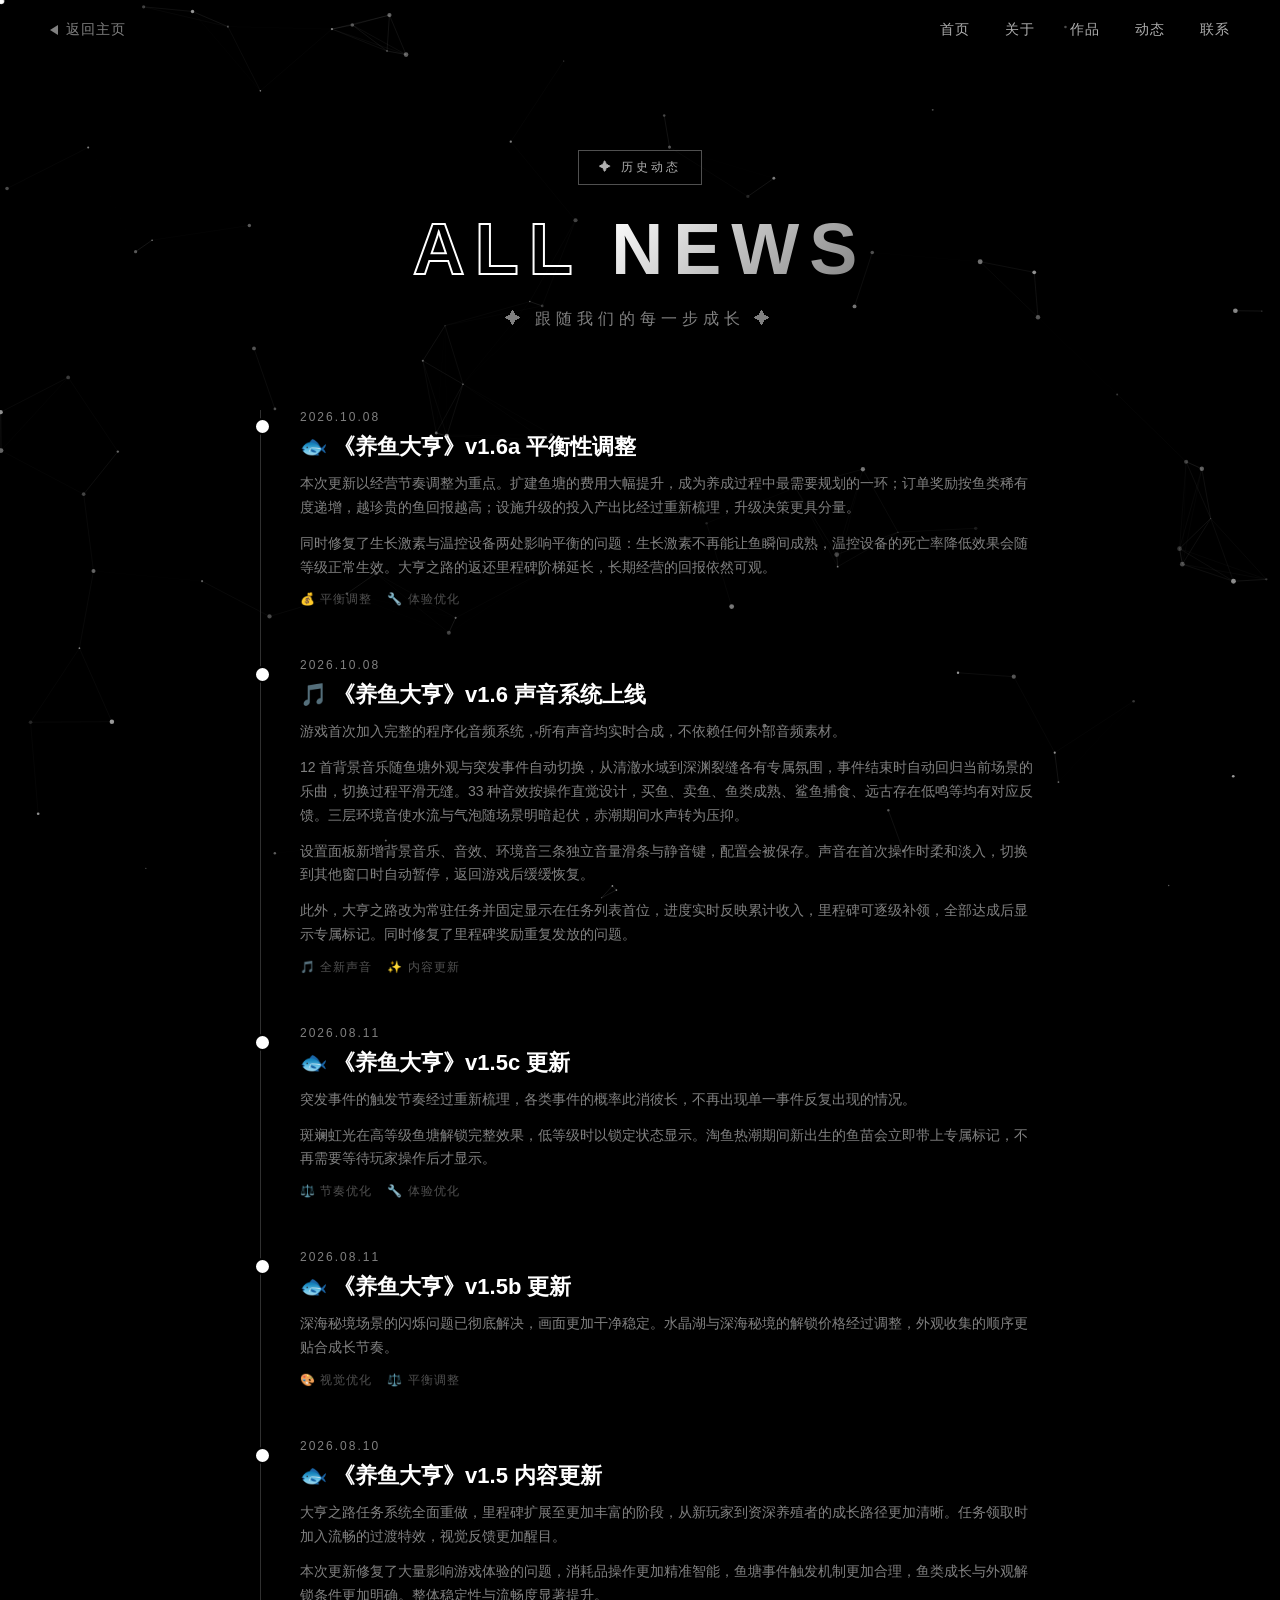
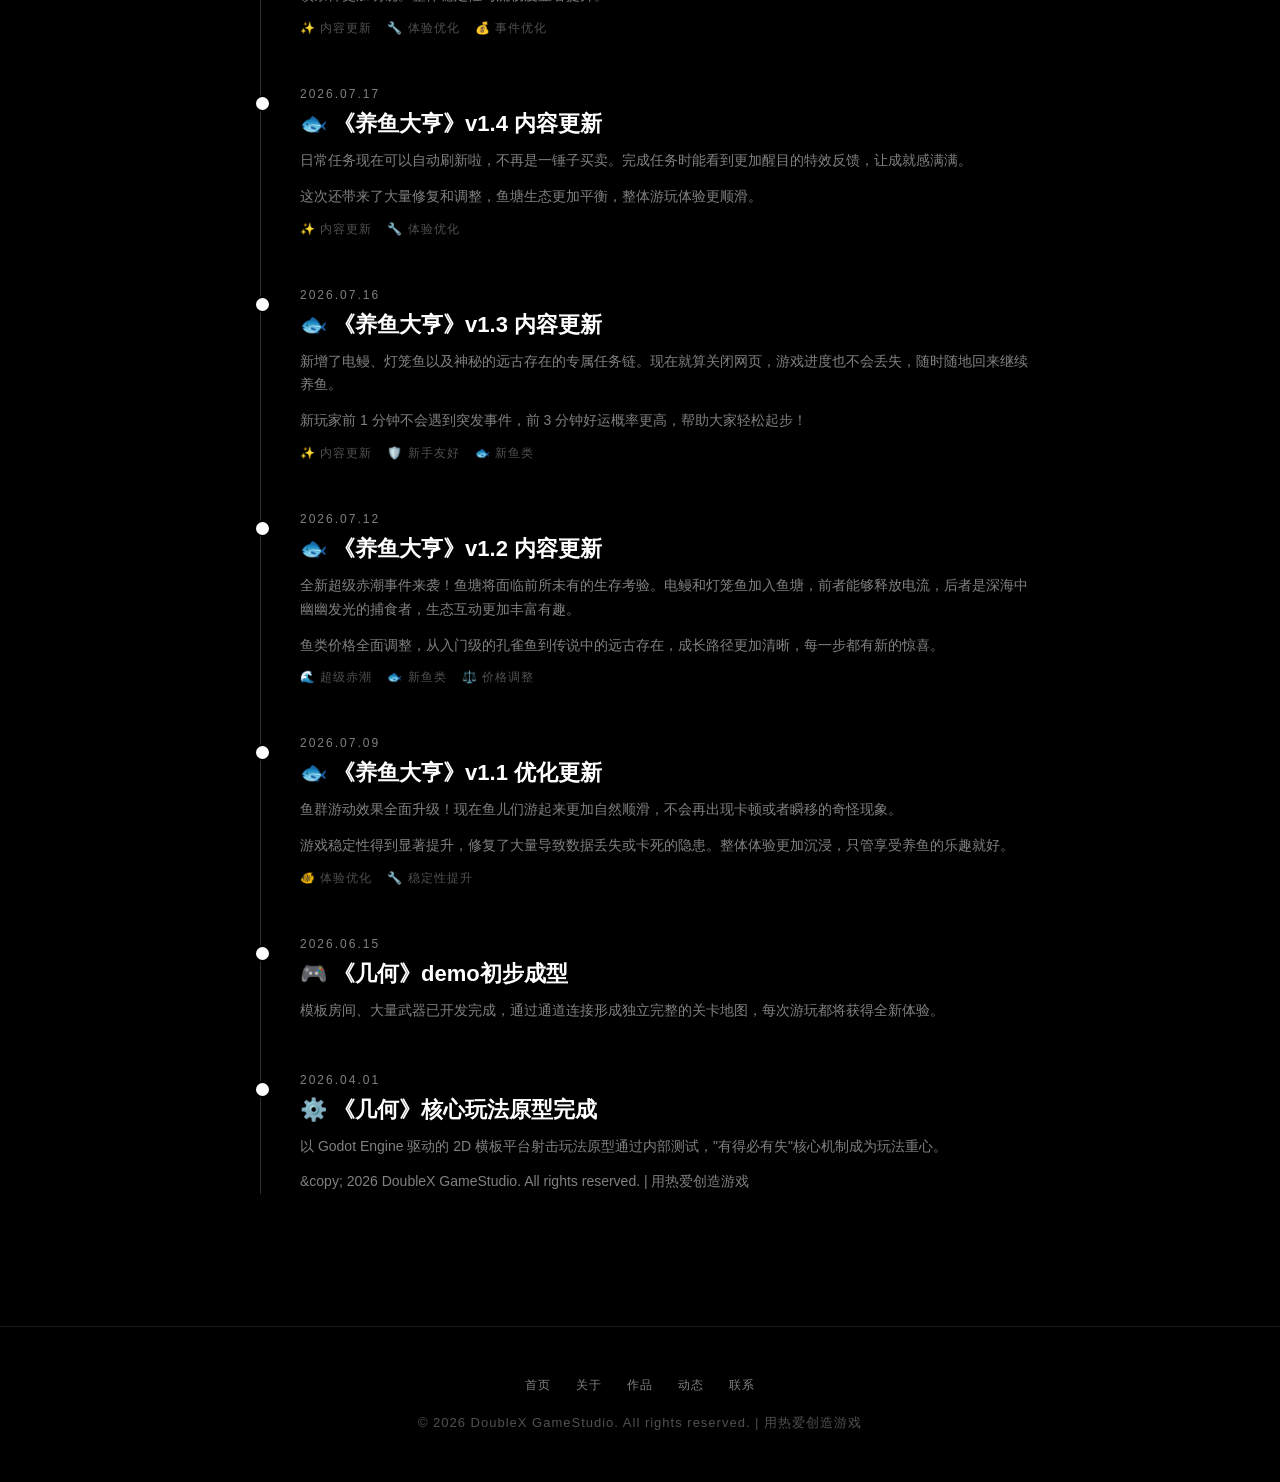
<file: pages/news.html>
<!DOCTYPE html>
<html lang="zh-CN">
<head>
    <meta charset="UTF-8">
    <meta name="viewport" content="width=device-width, initial-scale=1.0">
    <link rel="icon" href="../assets/icons/favicon-32.png" type="image/png">
    <link rel="apple-touch-icon" href="../assets/icons/apple-touch-icon.png">
    <title>历史动态 | DoubleX GameStudio</title>
    <meta name="description" content="DoubleX GameStudio 开发动态：记录《养鱼大亨》v1.1–v1.6a 版本更新与《几何》从核心玩法原型到 demo 成型的完整开发历程。">
    <link rel="canonical" href="https://doublex.top/pages/news.html">
    <meta property="og:type" content="website">
    <meta property="og:site_name" content="DoubleX GameStudio">
    <meta property="og:locale" content="zh_CN">
    <meta property="og:title" content="历史动态 | DoubleX GameStudio">
    <meta property="og:description" content="记录《养鱼大亨》版本更新与《几何》从原型到 demo 的完整开发历程。">
    <meta property="og:url" content="https://doublex.top/pages/news.html">
    <meta property="og:image" content="https://doublex.top/og-image.jpg">
    <meta property="og:image:width" content="1200">
    <meta property="og:image:height" content="630">
    <meta name="twitter:card" content="summary_large_image">
    <meta name="twitter:title" content="历史动态 | DoubleX GameStudio">
    <meta name="twitter:description" content="记录《养鱼大亨》版本更新与《几何》从原型到 demo 的完整开发历程。">
    <meta name="twitter:image" content="https://doublex.top/og-image.jpg">
    <link rel="stylesheet" href="../assets/css/main.css">
    <style>
        /* ===== 页面 Header ===== */
        .page-header {
            position: relative;
            z-index: 1;
            min-height: 45vh;
            display: flex;
            flex-direction: column;
            justify-content: center;
            align-items: center;
            text-align: center;
            padding: 150px 50px 80px;
        }

        .page-header .header-badge {
            display: inline-block;
            padding: 8px 20px;
            border: 1px solid var(--gray-500);
            color: var(--gray-300);
            font-size: 12px;
            letter-spacing: 3px;
            text-transform: uppercase;
            margin-bottom: 25px;
            animation: fadeInDown 1s ease;
        }

        .page-header .header-title {
            font-size: 72px;
            font-weight: 900;
            letter-spacing: 10px;
            text-transform: uppercase;
            line-height: 1.1;
            margin-bottom: 20px;
            animation: fadeInUp 1s ease 0.2s both;
        }

        .page-header .header-title .stroke-text {
            -webkit-text-stroke: 2px var(--white);
            color: transparent;
        }

        .page-header .header-title .fill-text {
            background: linear-gradient(135deg, var(--white) 0%, var(--gray-400) 100%);
            -webkit-background-clip: text;
            -webkit-text-fill-color: transparent;
        }

        .page-header .header-subtitle {
            font-size: 16px;
            color: var(--gray-400);
            letter-spacing: 5px;
            animation: fadeInUp 1s ease 0.4s both;
        }

        /* ===== 导航栏返回主页 ===== */
        .nav-back-link {
            color: var(--gray-400);
            text-decoration: none;
            font-size: 14px;
            font-weight: 500;
            letter-spacing: 1px;
            text-transform: uppercase;
            transition: all 0.3s ease;
            display: flex;
            align-items: center;
            gap: 8px;
        }

        .nav-back-link:hover {
            color: var(--white);
        }

        .nav-back-link .arrow {
            font-size: 16px;
            transition: transform 0.3s ease;
        }

        .nav-back-link:hover .arrow {
            transform: translateX(-5px);
        }

        /* ===== 动态时间线 ===== */
        .timeline-section {
            position: relative;
            z-index: 1;
            padding: 0 50px 120px;
        }

        .timeline {
            max-width: 800px;
            margin: 0 auto;
            position: relative;
        }

        .timeline::before {
            content: '';
            position: absolute;
            left: 20px;
            top: 0;
            bottom: 0;
            width: 1px;
            background: var(--gray-600);
        }

        .timeline-item {
            padding-left: 60px;
            position: relative;
            margin-bottom: 50px;
        }

        .timeline-item:last-child {
            margin-bottom: 0;
        }

        .timeline-item::before {
            content: '';
            position: absolute;
            left: 14px;
            top: 8px;
            width: 13px;
            height: 13px;
            border-radius: 50%;
            background: var(--white);
            border: 2px solid var(--black);
        }

        .timeline-date {
            font-size: 12px;
            color: var(--gray-400);
            letter-spacing: 2px;
            text-transform: uppercase;
            margin-bottom: 8px;
        }

        .timeline-item h3 {
            font-size: 22px;
            font-weight: 700;
            margin-bottom: 10px;
        }

        .timeline-item p {
            color: var(--gray-400);
            line-height: 1.7;
            font-size: 14px;
            margin-bottom: 12px;
        }

        .timeline-item .update-meta {
            font-size: 12px;
            color: var(--gray-500);
            letter-spacing: 1px;
            display: flex;
            gap: 15px;
        }

        .timeline-item .update-meta span {
            display: inline-flex;
            align-items: center;
            gap: 4px;
        }

        /* ===== 响应式 ===== */
        @media (max-width: 768px) {
            .page-header {
                padding: 120px 25px 60px;
            }

            .page-header .header-title {
                font-size: 34px;
                letter-spacing: 4px;
            }

            .timeline-section {
                padding: 0 25px 80px;
            }

            .nav-back-link {
                font-size: 11px;
            }
        }

        @media (max-width: 480px) {
            .page-header .header-title {
                font-size: 26px;
                letter-spacing: 2px;
            }

            .page-header .header-title .stroke-text {
                -webkit-text-stroke: 1px var(--white);
            }
        }

        /* ===== 移动端：时间轴占据左侧，补右侧安全区平衡视觉重心 ===== */
        @media (max-width: 768px) {
            .timeline-section { padding: 0 20px 80px 25px; }
            .timeline::before { left: 7px; }
            .timeline-item { padding-left: 30px; }
            .timeline-item::before { left: 1px; }
        }
    </style>
</head>
<body>

    <!-- ===== 自定义光标 ===== -->
    <div class="cursor-dot" id="cursorDot"></div>
    <div class="cursor-ring" id="cursorRing"></div>

    <!-- ===== 粒子背景 Canvas ===== -->
    <canvas id="particle-canvas"></canvas>

    <!-- ===== 导航栏 ===== -->
    <nav class="navbar" id="navbar">
        <a href="../index.html" class="nav-back-link">
            <span class="arrow tri tri-left" aria-hidden="true"></span> 返回主页
        </a>
        <ul class="nav-links" id="navLinks">
            <li><a href="../index.html" class="gray-link">首页</a></li>
            <li><a href="../index.html#about" class="gray-link">关于</a></li>
            <li><a href="../index.html#projects" class="gray-link">作品</a></li>
            <li><a href="../index.html#news" class="gray-link">动态</a></li>
            <li><a href="../index.html#contact" class="gray-link">联系</a></li>
        </ul>
        <div class="menu-toggle" id="menuToggle">
            <span></span>
            <span></span>
            <span></span>
        </div>
    </nav>

    <!-- ===== 页面头部 ===== -->
    <header class="page-header">
        <div class="header-badge">✦ 历史动态</div>
        <h1 class="header-title">
            <span class="stroke-text">ALL</span>
            <span class="fill-text"> NEWS</span>
        </h1>
        <p class="header-subtitle">✦ 跟随我们的每一步成长 ✦</p>
    </header>

    <!-- ===== 动态时间线 ===== -->
    <section class="timeline-section">
        <div class="timeline" id="newsTimeline">
            <!-- 动态内容来自 ../assets/data/news/*.json（由 ../assets/js/loader.js 渲染）。
                 下面是 HTML 内置默认条目：数据不可用时页面照常显示。 -->
            <div class="timeline-item reveal">
                <div class="timeline-date">—</div>
                <h3>🎮 更多动态即将公布</h3>
                <p>开发进展正在整理中，敬请期待。</p>
            </div>

        </div>
    </section>

    <!-- ===== Footer ===== -->
    <footer class="footer">
        <div class="footer-links">
            <a href="../index.html">首页</a>
            <a href="../index.html#about">关于</a>
            <a href="../index.html#projects">作品</a>
            <a href="../index.html#news">动态</a>
            <a href="../index.html#contact">联系</a>
        </div>
        <p>&copy; 2026 DoubleX GameStudio. All rights reserved. | 用热爱创造游戏</p>
    </footer>

    <!-- ===== 回到顶部按钮 ===== -->
    <button class="back-to-top" id="backToTop" title="回到顶部"><span class="tri tri-up" aria-hidden="true"></span></button>

    <!-- ===== 公共脚本 ===== -->
    <script src="../assets/js/loader.js"></script>
    <script src="../assets/js/main.js"></script>

</body>
</html>
</file>
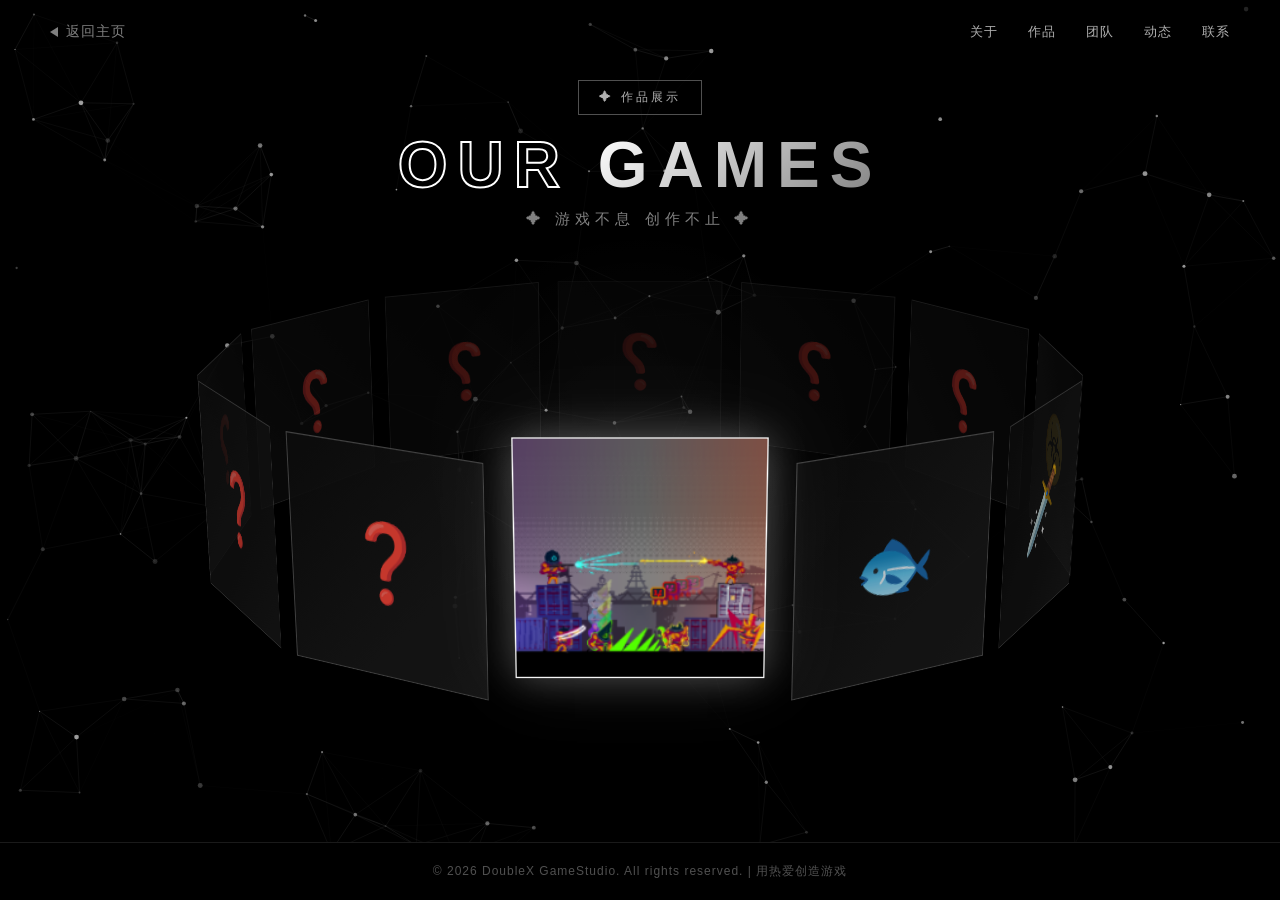
<file: pages/showcase.html>
<!DOCTYPE html>
<html lang="zh-CN">
<head>
    <meta charset="UTF-8">
    <meta name="viewport" content="width=device-width, initial-scale=1.0">
    <link rel="icon" href="../assets/icons/favicon-32.png" type="image/png">
    <link rel="apple-touch-icon" href="../assets/icons/apple-touch-icon.png">
    <title>作品册 | DoubleX GameStudio</title>
    <meta name="description" content="DoubleX GameStudio 作品册：以 3D 卡片转盘浏览全部作品 —— 《几何》《养鱼大亨》《螺旋塔》《异种》。">
    <link rel="canonical" href="https://doublex.top/pages/showcase.html">
    <meta property="og:type" content="website">
    <meta property="og:site_name" content="DoubleX GameStudio">
    <meta property="og:locale" content="zh_CN">
    <meta property="og:title" content="作品册 | DoubleX GameStudio">
    <meta property="og:description" content="以 3D 卡片转盘浏览全部作品：《几何》《养鱼大亨》《螺旋塔》《异种》。">
    <meta property="og:url" content="https://doublex.top/pages/showcase.html">
    <meta property="og:image" content="https://doublex.top/og-image.jpg">
    <meta property="og:image:width" content="1200">
    <meta property="og:image:height" content="630">
    <meta name="twitter:card" content="summary_large_image">
    <meta name="twitter:title" content="作品册 | DoubleX GameStudio">
    <meta name="twitter:description" content="以 3D 卡片转盘浏览全部作品：《几何》《养鱼大亨》《螺旋塔》《异种》。">
    <meta name="twitter:image" content="https://doublex.top/og-image.jpg">
    <link rel="stylesheet" href="../assets/css/main.css">
    <style>
        body { overflow: hidden; height: 100vh; cursor: auto; }
        html,body{width:100%;height:100%}

        /* 模糊遮罩 — 背景层（覆盖 canvas + glow） */
        .blur-overlay{position:fixed;inset:0;z-index:2;backdrop-filter:blur(4px);-webkit-backdrop-filter:blur(4px);background:rgba(0,0,0,0.1);opacity:0;pointer-events:none;transition:opacity .4s}
        .blur-overlay.on{opacity:1}
        /* 模糊遮罩 — UI层（覆盖 header + footer + hint） */
        .ui-blur{position:fixed;inset:0;z-index:99;backdrop-filter:blur(4px);-webkit-backdrop-filter:blur(4px);background:rgba(0,0,0,0.1);opacity:0;pointer-events:none;transition:opacity .4s}
        .ui-blur.on{opacity:1}

        /* 导航 */
        .navbar{position:fixed;top:0;left:0;width:100%;padding:18px 50px;z-index:30;display:flex;justify-content:space-between;align-items:center}
        .navbar a{color:var(--gray-400);text-decoration:none;font-size:14px;font-weight:500;letter-spacing:1px;text-transform:uppercase;transition:all .3s;display:flex;align-items:center;gap:8px}
        .navbar a:hover{color:var(--white)}
        .navbar a .ar{font-size:16px;transition:.3s}
        .navbar a:hover .ar{transform:translateX(-5px)}

        .nav-links{display:flex;list-style:none;gap:30px}
        .nav-links a{color:var(--gray-300);font-size:13px;padding:5px 0;position:relative}
        .nav-links a::after{content:'';position:absolute;bottom:0;left:0;width:0;height:2px;background:var(--white);transition:width .3s}
        .nav-links a:hover{color:var(--white)}
        .nav-links a:hover::after{width:100%}
        .menu-toggle{display:none;flex-direction:column;cursor:pointer;gap:6px}
        .menu-toggle span{width:28px;height:2px;background:var(--white);transition:all .3s}
        .menu-toggle.active span:nth-child(1){transform:rotate(45deg)translate(6px,6px)}
        .menu-toggle.active span:nth-child(2){opacity:0}
        .menu-toggle.active span:nth-child(3){transform:rotate(-45deg)translate(6px,-6px)}

        /* 背光 */
        .glow{position:fixed;z-index:0;left:50%;top:50%;width:500px;height:500px;transform:translate(-50%,-50%);border-radius:50%;background:radial-gradient(circle,rgba(255,255,255,.04) 0%,transparent 65%);pointer-events:none;transition:opacity .4s}
        .glow.hide{opacity:0}

        /* ===== 页面主标题 ===== */
        .page-header {
            position: fixed; top: 80px; left: 0; width: 100%;
            z-index: 5; text-align: center; pointer-events: none;
            animation: fadeInDown 1s ease;
        }
        .page-header .header-badge {
            display: inline-block; padding: 8px 20px;
            border: 1px solid var(--gray-500); color: var(--gray-300);
            font-size: 12px; letter-spacing: 3px; text-transform: uppercase;
            margin-bottom: 15px;
        }
        .page-header .header-title {
            font-size: 64px; font-weight: 900; letter-spacing: 10px;
            text-transform: uppercase; line-height: 1.1; margin-bottom: 10px;
            animation: fadeInUp 1s ease 0.2s both;
        }
        .page-header .header-title .stroke-text {
            -webkit-text-stroke: 2px var(--white); color: transparent;
        }
        .page-header .header-title .fill-text {
            background: linear-gradient(135deg, var(--white) 0%, var(--gray-400) 100%);
            -webkit-background-clip: text; -webkit-text-fill-color: transparent;
        }
        .page-header .header-subtitle {
            font-size: 15px; color: var(--gray-400); letter-spacing: 5px;
            animation: fadeInUp 1s ease 0.4s both;
        }

        /* 3D */
        .scene{position:fixed;inset:0;z-index:3;perspective:1800px;display:flex;align-items:center;justify-content:center;transition:transform .4s;pointer-events:none}
        .scene.blur{transform:scale(.88)}
        .stage{position:relative;width:0;height:0;margin:0 auto;transform-style:preserve-3d;transform:rotateX(-15deg)rotateY(0deg);transition:transform .5s cubic-bezier(.25,.8,.25,1);pointer-events:none}

        /* 卡片（尺寸由 JS 动态计算注入）
           卡片只作视觉层，浏览器命中一律关闭：Blink 在 transform-style:preserve-3d 下
           对 3D 变换元素的命中测试不可靠（elementFromPoint 恒返回 .scene），会让点击被
           closest('.card') 丢弃。交互改由下方 posInCard() 的矩阵判定统一负责，
           Blink / Gecko / WebKit 行为因此一致。 */
        .card{position:absolute;border:1.5px solid var(--gray-500);background:var(--gray-800);overflow:hidden;user-select:none;cursor:pointer;pointer-events:none;transform-style:preserve-3d;transition:transform .5s cubic-bezier(.25,.8,.25,1),opacity .4s,border-color .3s,box-shadow .3s}
        .card img{width:100%;height:100%;object-fit:cover;display:block;pointer-events:none}
        .card picture{display:block;width:100%;height:100%;pointer-events:none}
        .card .e{width:100%;height:100%;display:flex;align-items:center;justify-content:center;background:linear-gradient(135deg,var(--gray-800),var(--gray-700));pointer-events:none}
        .card.highlight{border-color:var(--white);box-shadow:0 0 30px rgba(255,255,255,.25),0 0 60px rgba(255,255,255,.1)}

        /* 展开卡片（全新独立元素，不干扰 stage） */
        .exp-card{position:fixed!important;z-index:200;width:400px;height:400px;left:6%;top:50%;border:1.5px solid var(--white);background:var(--gray-800);overflow:hidden;pointer-events:auto;box-shadow:0 0 24px rgba(255,255,255,.2),0 8px 24px rgba(0,0,0,.9);transition:transform .4s ease,opacity .4s ease,box-shadow .4s ease}
        .exp-card img{width:100%;height:100%;object-fit:cover;display:block}
        .exp-card picture{display:block;width:100%;height:100%}
        .exp-card .e{width:100%;height:100%;display:flex;align-items:center;justify-content:center;font-size:100px;background:linear-gradient(135deg,var(--gray-800),var(--gray-700))}
        /* 玻璃高光：两条 45° 倾斜光束（顶部贯穿至右侧），hover 时沿对角线向左下移动 */
        .exp-card::before,
        .exp-card::after{content:'';position:absolute;pointer-events:none;z-index:5;transition:transform .4s ease}
        .exp-card::before{width:280%;height:9%;top:1.5%;left:-35%;background:linear-gradient(90deg,transparent 0%,rgba(255,255,255,.05) 35%,rgba(255,255,255,.20) 48%,rgba(255,255,255,.30) 50%,rgba(255,255,255,.08) 52%,transparent 100%);transform:rotate(45deg)}
        .exp-card::after{width:200%;height:3.5%;top:12%;left:-25%;background:linear-gradient(90deg,transparent 0%,rgba(255,255,255,.04) 35%,rgba(255,255,255,.18) 48%,rgba(255,255,255,.25) 50%,rgba(255,255,255,.06) 52%,transparent 100%);transform:rotate(45deg)}
        .exp-card:hover{box-shadow:0 0 80px rgba(255,255,255,.35),0 20px 60px rgba(0,0,0,.95)}
        .exp-card:hover::before{transform:rotate(45deg) translate(-25px,30px)}
        .exp-card:hover::after{transform:rotate(45deg) translate(-15px,18px)}

        /* 面板 */
        .panel{position:fixed;right:-520px;top:50%;transform:translateY(-50%);width:460px;max-width:38vw;z-index:199;background:rgba(0,0,0,.88);backdrop-filter:blur(20px);-webkit-backdrop-filter:blur(20px);border:1px solid var(--gray-700);padding:45px 38px;transition:right .4s cubic-bezier(.25,.8,.25,1)}
        .panel.open{right:5%}
        .panel .b{display:inline-block;padding:6px 16px;border:1px solid var(--gray-500);color:var(--gray-300);font-size:11px;letter-spacing:3px;text-transform:uppercase;margin-bottom:18px}
        .panel h2{font-size:32px;font-weight:900;letter-spacing:4px;text-transform:uppercase;margin-bottom:10px}
        .panel .s{font-size:14px;color:var(--gray-400);letter-spacing:2px;margin-bottom:22px}
        .panel .d{color:var(--gray-300);font-size:14px;line-height:1.8;margin-bottom:28px}
        .panel .a{display:inline-flex;align-items:center;gap:8px;padding:12px 28px;border:1.5px solid var(--white);color:var(--white);font-size:13px;font-weight:600;letter-spacing:2px;text-transform:uppercase;text-decoration:none;transition:.35s}
        .panel .a:hover{background:var(--white);color:var(--black)}
        /* 尚未开放的作品：把「了解更多」渲染成不可点的状态标签，消除"看着能点却点不动"的错位 */
        .panel .a.disabled{border-color:var(--gray-600);color:var(--gray-500);cursor:not-allowed;pointer-events:none;background:transparent}
        .panel .a.disabled:hover{background:transparent;color:var(--gray-500)}

        .hint{position:fixed;bottom:40px;left:50%;transform:translateX(-50%);z-index:201;color:var(--gray-500);font-size:12px;letter-spacing:2px;opacity:0;transition:opacity .4s;pointer-events:none}
        .hint.v{opacity:1}

        .footer{position:fixed;bottom:0;left:0;width:100%;z-index:4;text-align:center;padding:20px 50px;border-top:1px solid var(--gray-700)}
        .footer p{color:var(--gray-500);font-size:12px;letter-spacing:1px}

        @media(max-width:1024px){
            .exp-card{width:320px;height:320px;left:3%}
            .panel{width:340px;padding:30px 25px}
            .panel h2{font-size:26px}
        }
        @media(max-width:768px){
            .navbar{padding:15px 25px;background:rgba(0,0,0,.75)}
            .nav-links{display:flex;position:absolute;top:100%;left:0;width:100%;background:rgba(0,0,0,.98);flex-direction:column;padding:30px;gap:25px;border-bottom:1px solid var(--gray-700);visibility:hidden;opacity:0;transform:translateY(-10px);transition:opacity .3s,transform .3s,visibility 0s .3s}
            .nav-links.active{visibility:visible;opacity:1;transform:translateY(0);transition:opacity .3s,transform .3s,visibility 0s 0s}
            .menu-toggle{display:flex}
            .navbar a{font-size:11px}
            .scene{touch-action:none;-webkit-touch-callout:none}
            /* 展开卡片：锚定 top，不随 translateY 偏移 */
            .exp-card{width:56vw;height:56vw;max-width:240px;max-height:240px;left:0;right:0;top:105px;margin:0 auto}
            .exp-card .e{font-size:60px}
            /* 面板改为底部滑出 Sheet */
            .panel{display:block;right:0;left:0;top:auto;bottom:0;width:100%;max-width:100%;transform:translateY(100%);border:1px solid var(--gray-700);overflow-x:hidden;padding:25px 22px 32px;transition:transform .4s cubic-bezier(.25,.8,.25,1)}
            .panel::before{content:'';position:absolute;top:8px;left:50%;transform:translateX(-50%);width:40px;height:4px;background:var(--gray-600)}
            .panel.open{right:0;transform:translateY(0)}
            .panel h2{font-size:24px}
            .panel .d{font-size:13px}
            .panel .a{display:block;width:fit-content;margin:20px auto 0}
            .hint{display:none}
            .footer{padding:15px 25px}
            .page-header { top: 60px; }
            .page-header .header-title { font-size: 34px; letter-spacing: 4px; }
            .page-header .header-badge { font-size: 10px; padding: 5px 14px; margin-bottom: 8px; }
            .page-header .header-subtitle { font-size: 13px; }
        }
    </style>
</head>
<body>
<canvas id="particle-canvas"></canvas>
<div class="cursor-dot" id="cursorDot"></div>
<div class="cursor-ring" id="cursorRing"></div>
<div class="glow" id="glow"></div>
<div class="blur-overlay" id="blurO"></div>
<div class="ui-blur" id="uiBlur"></div>

<nav class="navbar">
    <a href="../index.html"><span class="ar tri tri-left" aria-hidden="true"></span> 返回主页</a>
    <ul class="nav-links" id="nl">
        <li><a href="../index.html#about">关于</a></li>
        <li><a href="../index.html#projects">作品</a></li>
        <li><a href="../index.html#team">团队</a></li>
        <li><a href="../index.html#news">动态</a></li>
        <li><a href="../index.html#contact">联系</a></li>
    </ul>
    <div class="menu-toggle" id="mt"><span></span><span></span><span></span></div>
</nav>

<!-- ===== 页面主标题 ===== -->
<header class="page-header">
    <div class="header-badge">✦ 作品展示</div>
    <h1 class="header-title">
        <span class="stroke-text">OUR</span>
        <span class="fill-text"> GAMES</span>
    </h1>
    <p class="header-subtitle">✦ 游戏不息 创作不止 ✦</p>
</header>

<div class="scene" id="scene"><div class="stage" id="stage"></div></div>

<div class="panel" id="panel">
    <div class="b" id="b">✦</div>
    <h2 id="t"></h2><p class="s" id="s"></p><p class="d" id="d"></p>
    <a class="a" id="a" href="#">了解更多</a>
</div>

<div class="hint" id="hint">✦ 点击空白处关闭 ✦</div>
<footer class="footer"><p>&copy; 2026 DoubleX GameStudio. All rights reserved. | 用热爱创造游戏</p></footer>

<script src="../assets/js/loader.js"></script>
<script src="../assets/js/main.js"></script>
<script>
(function(){
'use strict';
// 卡片内容来自 ../assets/data/showcase.json（由 ../assets/js/loader.js 渲染）。
// 数据未到达时 D 为空，下面的补位循环会生成 HTML 内置的“敬请期待”占位卡。
var D=(window.DX&&window.DX.buildCarousel)?window.DX.buildCarousel():[];
while(D.length<12){var n=D.length+1;D.push({t:'作品 #'+n,s:'开发中...',e:'❓',i:'',b:'✦ 敬请期待',d:'一个全新的游戏项目正在构思中，未来将带来更多惊喜。敬请关注我们的最新动态！',a:{u:'javascript:;',t:'敬请期待'}});}

var S=document.getElementById('stage'),E=document.getElementById('scene'),G=document.getElementById('glow'),BO=document.getElementById('blurO'),UB=document.getElementById('uiBlur'),P=document.getElementById('panel'),H=document.getElementById('hint'),B=document.getElementById('b'),T=document.getElementById('t'),S2=document.getElementById('s'),D2=document.getElementById('d'),A=document.getElementById('a'),N=12,ST=360/N,ra=0,hl=-1,lc=0,SZ=220,R=430,TPX=60,tx=0,ty=0,tm=0,ex=null,clT=null;

// 动态布局：按视口计算卡片尺寸 / 半径 / 透视 / 背光
function calcLayout(){
 var vw=document.documentElement.clientWidth||window.innerWidth,vh=window.innerHeight;
 SZ=Math.round(Math.min(Math.max(Math.min(vw*0.16,vh*0.22),85),220));
 var mx=(vw/2-8)/2.59;           // 保证转盘最宽处不超出屏幕
 if(SZ>mx)SZ=Math.max(70,Math.floor(mx));
 R=Math.round(SZ*2.09);
 E.style.perspective=Math.round(R*4.5)+'px';
 G.style.width=G.style.height=Math.round(R*1.16)+'px';
}

// 构建卡片
function buildCards(){
 S.innerHTML='';
 _cards=[];                              // 卡片已重建，让 cards() 重新采集
 for(var i=0;i<N;i++){
  var d=D[i],el=document.createElement('div');
  el.className='card';el.dataset.idx=i;
  el.style.width=SZ+'px';el.style.height=SZ+'px';
  el.style.left=(-SZ/2)+'px';el.style.top=(-SZ/2)+'px';
  // 有图用图，无图用图标；两者都没有时兜底一个 ✦，避免出现空白卡片
  if(d.i){var m=document.createElement('img');m.src=d.i;m.alt=d.t;m.loading='lazy';m.decoding='async';
   if(d.w){var pc=document.createElement('picture');var sc=document.createElement('source');sc.srcset=d.w;sc.type='image/webp';pc.appendChild(sc);pc.appendChild(m);el.appendChild(pc)}
   else{el.appendChild(m)}}
  else{var e=document.createElement('div');e.className='e';e.style.fontSize=Math.round(SZ*0.33)+'px';e.textContent=d.e||'✦';el.appendChild(e)}
  el.style.transform='rotateY('+i*ST+'deg) translateZ('+R+'px)';
  S.appendChild(el);
 }
 rd(false);
}

DX.onReady(function(){D=DX.buildCarousel();buildCards();if(DX.applyVisible)DX.applyVisible();});


function gHL(){
 var md=360,idx=0;
 for(var i=0;i<N;i++){
  var net=((i*ST+ra)%360+360)%360,d=Math.abs(net);
  if(d>180)d=360-d;
  if(d<md){md=d;idx=i}
 }
 // 始终返回最接近正面的卡片：原先的 `return md<12?idx:-1` 会让 23.3% 的旋转角
 // 返回 -1，此时所有卡片都不可交互（整盘点不动），属死区缺陷，故去掉该判定。
 return idx;
}

// 卡片列表（缓存，buildCards 时重建）
var _cards=[];
function cards(){if(!_cards.length){_cards=Array.prototype.slice.call(S.querySelectorAll('.card'))}return _cards}

function doHL(cs){
 for(var j=0;j<cs.length;j++){
  var el=cs[j],idx=parseInt(el.dataset.idx),net=((idx*ST+ra)%360+360)%360,deg=Math.min(net,360-net),op=1-(deg/180)*.55,br=1-(deg/180)*.65,isF=(idx===hl);
  el.style.transform='rotateY('+idx*ST+'deg) translateZ('+R+'px)'+(isF?' translateY('+(-Math.round(SZ*0.11))+'px)':'');
  el.style.opacity=op;el.style.filter='brightness('+br+')';
  // 不再切换 pointerEvents：卡片命中已统一交给 decide()/posInCard() 的矩阵判定，
  // 引擎不再参与，也就没有"指针态与高亮态不同步"的窗口
  if(isF)el.classList.add('highlight');else el.classList.remove('highlight');
 }
}

// 最近一次「有动画」的旋转启动时间。用于避免关闭卡片的收尾计时器把
// 正在进行中的旋转过渡撤掉（那会让转盘瞬间跳到目标角度，即"丢帧"）。
var lastRdAnim=0, RD_SETTLE=600;   // 600ms = 500ms 过渡 + 130ms 高亮消抖

function rd(anim){
 if(anim)lastRdAnim=Date.now();
 // 动画进行中不强行把过渡置 none：否则会剥夺正在跑的过渡，转盘直达目标
 var busy=Date.now()-lastRdAnim<RD_SETTLE;
 if(anim){S.style.transition='transform 0.5s cubic-bezier(0.25,0.8,0.25,1)'}
 else if(!busy){S.style.transition='none'}
 // 其余情况（busy 且 anim=false）保持当前过渡值不动，让在跑的动画自然走完
 // ra 有意保持无界累加，请勿在此或别处对它取模：
 // 取模会让 360°→0° 被 CSS transition 渲染成反向旋转，破坏无限转动手感。
 S.style.transform='rotateX(-15deg) rotateY('+ra+'deg)';
 hl=gHL();var cs=S.querySelectorAll('.card');for(var j=0;j<cs.length;j++)cs[j].classList.remove('highlight');
 if(anim){if(window._t)clearTimeout(window._t);window._t=setTimeout(function(){doHL(cs)},130)}else doHL(cs);
}

// 滚轮：直接步进，快速/连续滚动无缝衔接（高亮由 rd 内 130ms 定时器消抖）
// 方向：deltaY>0（向下滚）-> ra+= -ST；deltaY<0（向上滚）-> ra+= +ST
// 注意：滚轮与触控板共用这一段代码，不区分设备。
// 注意：ra 保持无界累加，切勿取模归一到 [0,360)，否则 CSS transition 会把
// 360°→0° 的跳变渲染成反向旋转，破坏"无限转动"。
window.addEventListener('wheel',function(e){
 if(lc)return;
 e.preventDefault();
 ra+=e.deltaY>0?-ST:ST;
 rd(true);
},{passive:false});

// 展开 — 完全不影响 stage 内的卡片
function ex2(idx){
 // 不再用 if(lc)return 拦截：关闭动画期间的点击应当能直接打开新卡片
 if(ex){gen++;if(clT){clearTimeout(clT);clT=null}if(ex.parentNode)ex.remove();ex=null}
 gen++;lc=1;
 var d=D[idx];
 // 创建全新独立展开卡片（初始为缩小+透明状态）
 var el=document.createElement('div');el.className='exp-card';
 var mo=window.innerWidth<=768;
 el.style.transform=mo?'scale(.6)':'translateY(-50%) scale(.6)';
 el.style.opacity='0';
 if(d.i){var im=document.createElement('img');im.src=d.i;im.alt=d.t;
  if(d.w){var ipc=document.createElement('picture');var isc=document.createElement('source');isc.srcset=d.w;isc.type='image/webp';ipc.appendChild(isc);ipc.appendChild(im);el.appendChild(ipc)}
  else{el.appendChild(im)}}
 else{var em=document.createElement('div');em.className='e';em.textContent=d.e||'✦';el.appendChild(em)}
 document.body.appendChild(el);ex=el;
 // 卡片本身已不带浏览器命中（CSS pointer-events:none），无需再逐个关闭；
 // "点空白处关闭"由 document 上的 decide() 统一处理
 // 双 rAF 确保初始状态提交后启动过渡，从 scale(.6)/透明平滑放大
 requestAnimationFrame(function(){
  requestAnimationFrame(function(){
   el.style.transition='transform .4s cubic-bezier(.25,.8,.25,1),opacity .4s ease,box-shadow .4s ease';
   el.style.transform=mo?'scale(1)':'translateY(-50%) scale(1)';
   el.style.opacity='1';
  });
 });

 BO.classList.add('on');UB.classList.add('on');E.classList.add('blur');G.classList.add('hide');H.classList.add('v');
 B.textContent=d.b;T.textContent=d.t;S2.textContent=d.s;D2.textContent=d.d;
 if(d.a.u&&d.a.u!=='javascript:;'){A.href=d.a.u;A.target='_self';A.textContent=d.a.t;A.classList.remove('disabled');A.removeAttribute('aria-disabled')}
 else{A.removeAttribute('href');A.removeAttribute('target');A.classList.add('disabled');A.setAttribute('aria-disabled','true');A.textContent=(d.a.t||'敬请期待')+'（开发中）'}
 P.classList.add('open');
}

// 每次展开带一个代次标识：关闭动画进行中若又打开了新卡片，
// 旧的 400ms 计时器回来时只会回收它自己那一片，不会误删新的。
var gen=0;

function cl(){
 if(!ex)return;
 if(clT){clearTimeout(clT);clT=null}
 var dying=ex,n=gen;
 ex=null;
 lc=0;                                   // 立即解锁：原先要等 400ms 才解锁，
                                         // 期间点任何卡片都会被 ex2() 的 if(lc)return 吞掉
 P.classList.remove('open');BO.classList.remove('on');UB.classList.remove('on');E.classList.remove('blur');H.classList.remove('v');G.classList.remove('hide');
 // 从当前状态（含展开过渡中途）平滑过渡到缩小+透明
 dying.style.pointerEvents='none';
 dying.style.transition='transform .4s ease,opacity .4s ease';
 dying.style.transform=(window.innerWidth<=768)?'scale(.5)':'translateY(-50%) scale(.5)';
 dying.style.opacity='0';
 clT=setTimeout(function(){
  clT=null;
  if(dying&&dying.parentNode)dying.remove();
  // 期间没有新开卡片、且没有正在进行的旋转动画时才复位高亮。
  // 若不判断旋转：用户在关闭瞬间滑动转盘，这里的 rd(false) 会把
  // transition 置回 none，正在跑的旋转过渡被剥夺，转盘瞬移到目标角度。
  if(gen===n&&Date.now()-lastRdAnim>=RD_SETTLE)rd(false);
 },400);
}

// ===================================================================
// 交互判定层（与 3D 视觉解耦）
// -------------------------------------------------------------------
// 为什么不用浏览器命中：Blink 在 transform-style:preserve-3d 下对 3D 变换元素的
// hit-test 不可靠 —— 实测 elementFromPoint 在卡片中心恒返回 .scene，真实点击因此
// 被 closest('.card') 丢弃，表现为"卡片点不开"。Firefox 内核正常，所以只在这个
// 内核上复现。这里改为用 CSS 矩阵把屏幕坐标逆变换回卡片本地坐标，
// 透视与各级变换由矩阵自动处理，三个内核走同一套数学，不再有引擎差异。
// ===================================================================

// 卡片是正方形，原点在中心（left/top 均为 -SZ/2），故本地坐标范围为 ±SZ/2
function posInCard(c,x,y){
 var m=c.getScreenCTM&&c.getScreenCTM();
 if(m&&m.a!==undefined){
  try{
   var inv=m.inverse(),p=new DOMPoint(x,y).matrixTransform(inv);
   var h=SZ/2+2;                       // 2px 容差，避免边缘抖动
   if(Math.abs(p.x)<=h&&Math.abs(p.y)<=h)return true;
   return false;
  }catch(e){/* 矩阵不可逆时退回包围盒 */}
 }
 var r=c.getBoundingClientRect();
 return x>=r.left&&x<=r.right&&y>=r.top&&y<=r.bottom;
}

// 返回当前屏幕坐标下命中的卡片索引，未命中返回 -1
function cardAt(x,y){
 var cl=cards(),i,c;
 for(i=0;i<cl.length;i++){c=cl[i];if(c.style.visibility!=='hidden'&&posInCard(c,x,y))return i}
 return -1;
}

var _pt=null;
E.addEventListener('pointerdown',function(e){_pt={x:e.clientX,y:e.clientY}},{passive:true});

// 单一判定入口：先判断点击是否落在面板/展开卡片内，再决定打开还是关闭。
// 顺序很重要 —— 不能靠"事件被面板吃掉所以走不到这里"来推断意图，
// 因为 .panel / .exp-card 的层级与 pointer-events 一旦调整，这个假设就会失效。
function inChrome(x,y){
 var r,i,all;
 // 面板
 r=P.getBoundingClientRect();
 if(r.width&&x>=r.left&&x<=r.right&&y>=r.top&&y<=r.bottom)return true;
 // 展开卡片（可能同时存在多个，逐个判）
 all=document.querySelectorAll('.exp-card');
 for(i=0;i<all.length;i++){
  r=all[i].getBoundingClientRect();
  if(r.width&&x>=r.left&&x<=r.right&&y>=r.top&&y<=r.bottom)return true;
 }
 return false;
}

function decide(x,y){
 if(lc){
  // 展开态：点面板内部或展开卡片内部不关闭，其余一律关闭
  if(inChrome(x,y))return false;
  cl();
  return true;
 }
 var i=cardAt(x,y);
 if(i<0)return false;
 if(i!==hl)return false;               // 只允许正对屏幕的卡片
 ex2(i);
 return true;
}

document.addEventListener('click',function(e){
 if(tm)return;                          // 刚刚滑动过，忽略这次合成点击
 if(_pt&&(Math.abs(e.clientX-_pt.x)>10||Math.abs(e.clientY-_pt.y)>10))return;
 decide(e.clientX,e.clientY);
});

// 键盘可达性：左右/上下切换，回车或空格打开，Esc 关闭
document.addEventListener('keydown',function(e){
 var k=e.key;
 if(k==='Escape'){if(lc)cl();return}
 if(lc)return;
 if(k==='ArrowRight'||k==='ArrowDown'){ra-=ST;rd(true);e.preventDefault()}
 else if(k==='ArrowLeft'||k==='ArrowUp'){ra+=ST;rd(true);e.preventDefault()}
 else if(k==='Enter'||k===' '){if(hl>=0)ex2(hl);e.preventDefault()}
});

// 触控支持：水平滑动旋转。注意必须挂在 document 上 —— .scene 已设 pointer-events:none，
// 触摸事件不会再派发到它，若沿用原来的 E.addEventListener 移动端将完全无法滑动。
// 本页 body 为 overflow:hidden，因此 preventDefault 不会妨碍页面滚动。
document.addEventListener('touchstart',function(e){
 if(lc)return;
 var t=e.touches&&e.touches[0];if(!t)return;
 tx=t.clientX;ty=t.clientY;tm=0;
},{passive:true});
document.addEventListener('touchmove',function(e){
 if(lc)return;
 var t=e.touches&&e.touches[0];if(!t)return;
 var dx=t.clientX-tx,dy=t.clientY-ty;
 if(Math.abs(dx)>10||Math.abs(dy)>10){tm=1;e.preventDefault()}
 if(Math.abs(dx)>=TPX){
  ra+=dx>0?ST:-ST;tx=t.clientX;rd(true);
 }
},{passive:false});
// tm 原先只在 touchstart 归零，手势结束后会一直保持 1，导致部分浏览器吞掉
// 合成点击（首次点击无效）。这里在手指离开/取消时立即归零。
function _tend(){tx=ty=0;tm=0}
document.addEventListener('touchend',_tend,{passive:true});
document.addEventListener('touchcancel',_tend,{passive:true});

// 视口变化（旋转/缩放）时重算布局。
// buildCards() 会清空 #stage 重建 12 张卡；在那之前到重建完成之间，
// 卡片位置处于旧布局，若此刻展开会把卡片放大到错误位置，
// 因此把面板/展开卡片收起（它们的位置依赖视口，同样需要回中）。
var rt;
window.addEventListener('resize',function(){
 clearTimeout(rt);
 rt=setTimeout(function(){
  if(lc)cl();
  calcLayout();
  buildCards();
 },200);
});

// 移动端菜单
var mt=document.getElementById('mt'),nl=document.getElementById('nl');
if(mt&&nl){mt.addEventListener('click',function(){mt.classList.toggle('active');nl.classList.toggle('active')})}

calcLayout();
buildCards();
})();
</script>
</body>
</html>
</file>
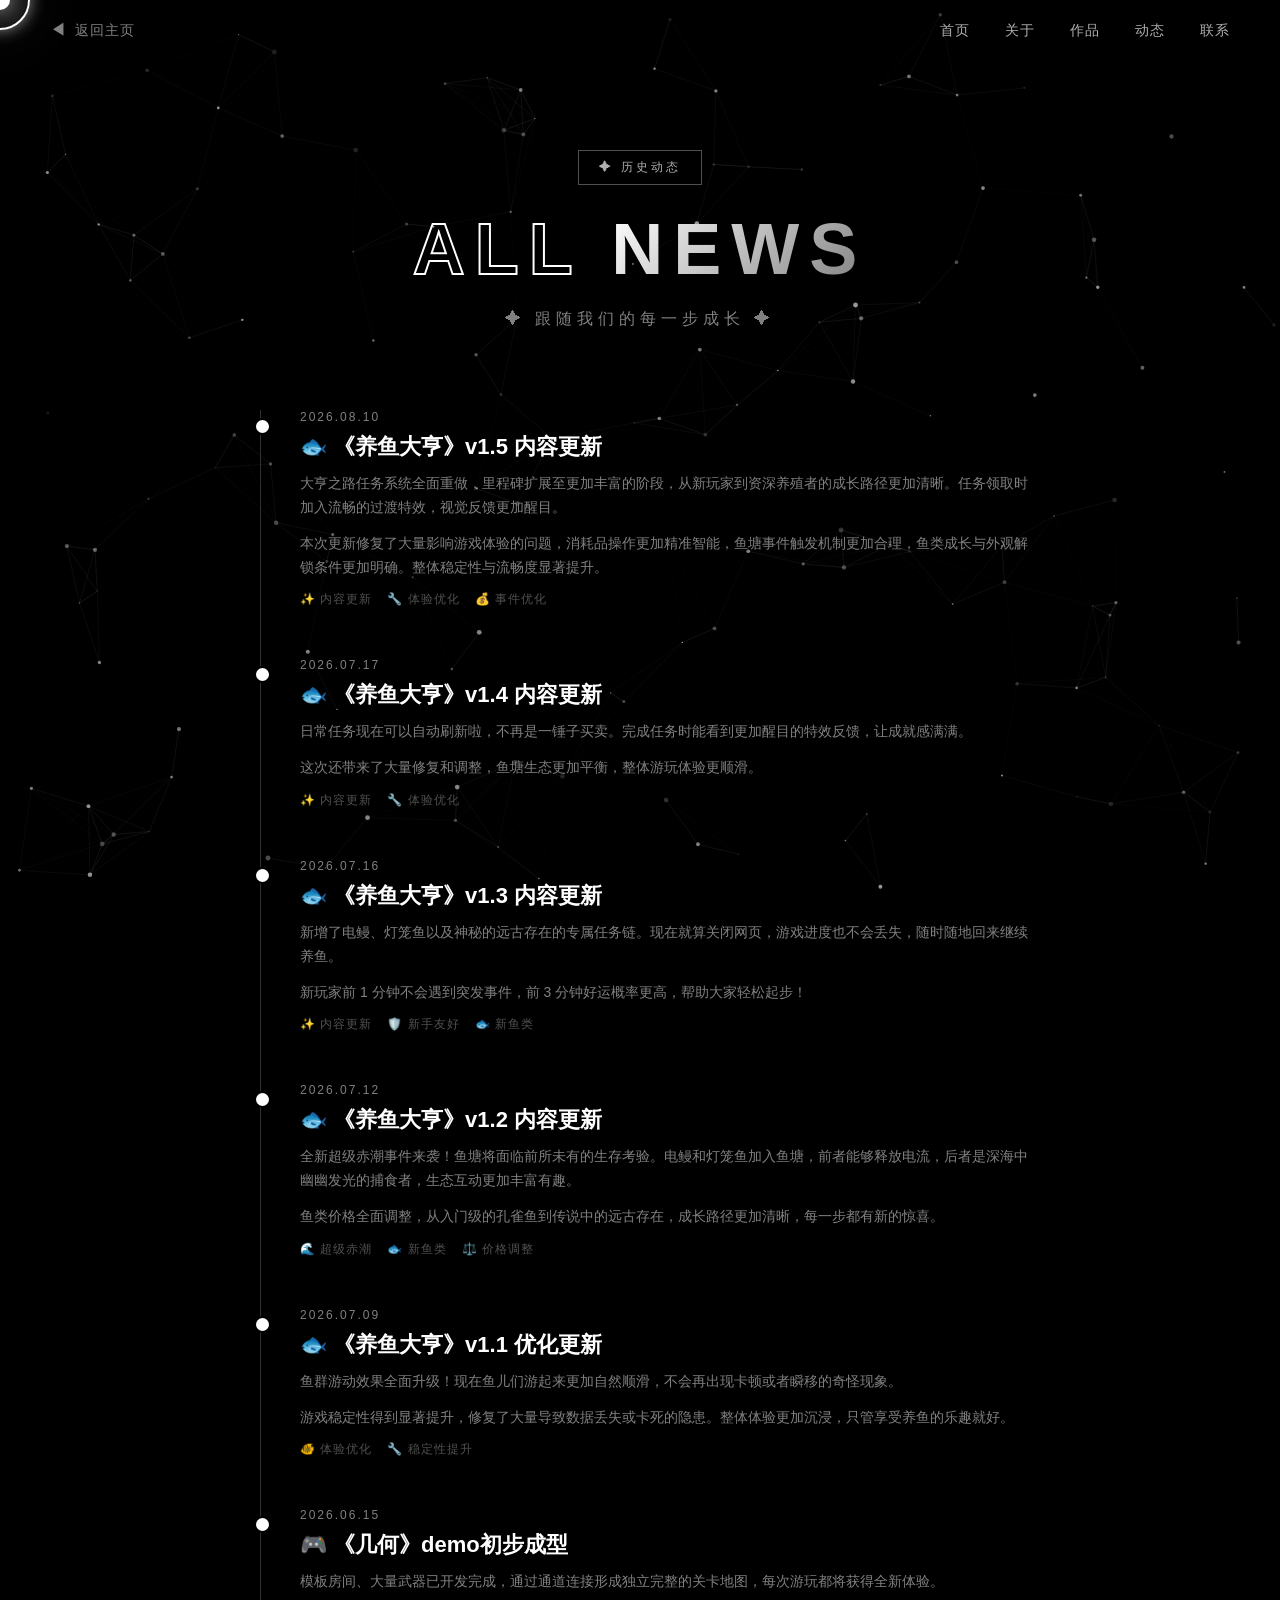
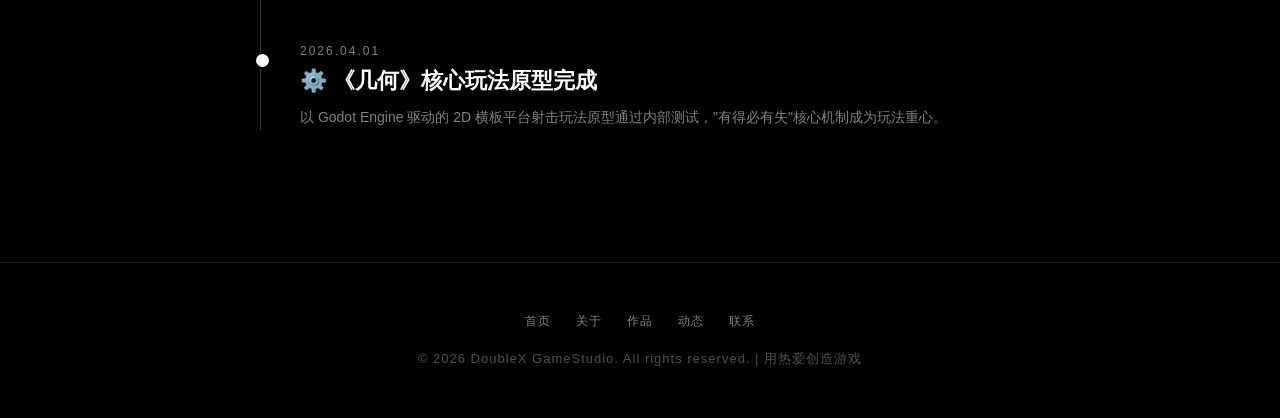
<file: works/news.html>
<!DOCTYPE html>
<html lang="zh-CN">
<head>
    <meta charset="UTF-8">
    <meta name="viewport" content="width=device-width, initial-scale=1.0">
    <link rel="icon" href="../icon/DX_Logo_white.png" type="image/png">
    <link rel="apple-touch-icon" href="../icon/apple-touch-icon.png">
    <title>历史动态 | DoubleX GameStudio</title>
    <meta name="description" content="DoubleX GameStudio 开发动态：记录《养鱼大亨》v1.1–v1.5 版本更新与《几何》从核心玩法原型到 demo 成型的完整开发历程。">
    <link rel="canonical" href="https://doublex.top/works/news.html">
    <meta property="og:type" content="website">
    <meta property="og:site_name" content="DoubleX GameStudio">
    <meta property="og:locale" content="zh_CN">
    <meta property="og:title" content="历史动态 | DoubleX GameStudio">
    <meta property="og:description" content="记录《养鱼大亨》版本更新与《几何》从原型到 demo 的完整开发历程。">
    <meta property="og:url" content="https://doublex.top/works/news.html">
    <meta property="og:image" content="https://doublex.top/og-image.jpg">
    <meta property="og:image:width" content="1200">
    <meta property="og:image:height" content="630">
    <meta name="twitter:card" content="summary_large_image">
    <meta name="twitter:title" content="历史动态 | DoubleX GameStudio">
    <meta name="twitter:description" content="记录《养鱼大亨》版本更新与《几何》从原型到 demo 的完整开发历程。">
    <meta name="twitter:image" content="https://doublex.top/og-image.jpg">
    <link rel="stylesheet" href="../assets/common.css">
    <style>
        /* ===== 页面 Header ===== */
        .page-header {
            position: relative;
            z-index: 1;
            min-height: 45vh;
            display: flex;
            flex-direction: column;
            justify-content: center;
            align-items: center;
            text-align: center;
            padding: 150px 50px 80px;
        }

        .page-header .header-badge {
            display: inline-block;
            padding: 8px 20px;
            border: 1px solid var(--gray-500);
            color: var(--gray-300);
            font-size: 12px;
            letter-spacing: 3px;
            text-transform: uppercase;
            margin-bottom: 25px;
            animation: fadeInDown 1s ease;
        }

        .page-header .header-title {
            font-size: 72px;
            font-weight: 900;
            letter-spacing: 10px;
            text-transform: uppercase;
            line-height: 1.1;
            margin-bottom: 20px;
            animation: fadeInUp 1s ease 0.2s both;
        }

        .page-header .header-title .stroke-text {
            -webkit-text-stroke: 2px var(--white);
            color: transparent;
        }

        .page-header .header-title .fill-text {
            background: linear-gradient(135deg, var(--white) 0%, var(--gray-400) 100%);
            -webkit-background-clip: text;
            -webkit-text-fill-color: transparent;
        }

        .page-header .header-subtitle {
            font-size: 16px;
            color: var(--gray-400);
            letter-spacing: 5px;
            animation: fadeInUp 1s ease 0.4s both;
        }

        /* ===== 导航栏返回主页 ===== */
        .nav-back-link {
            color: var(--gray-400);
            text-decoration: none;
            font-size: 14px;
            font-weight: 500;
            letter-spacing: 1px;
            text-transform: uppercase;
            transition: all 0.3s ease;
            display: flex;
            align-items: center;
            gap: 8px;
        }

        .nav-back-link:hover {
            color: var(--white);
        }

        .nav-back-link .arrow {
            font-size: 16px;
            transition: transform 0.3s ease;
        }

        .nav-back-link:hover .arrow {
            transform: translateX(-5px);
        }

        /* ===== 动态时间线 ===== */
        .timeline-section {
            position: relative;
            z-index: 1;
            padding: 0 50px 120px;
        }

        .timeline {
            max-width: 800px;
            margin: 0 auto;
            position: relative;
        }

        .timeline::before {
            content: '';
            position: absolute;
            left: 20px;
            top: 0;
            bottom: 0;
            width: 1px;
            background: var(--gray-600);
        }

        .timeline-item {
            padding-left: 60px;
            position: relative;
            margin-bottom: 50px;
        }

        .timeline-item:last-child {
            margin-bottom: 0;
        }

        .timeline-item::before {
            content: '';
            position: absolute;
            left: 14px;
            top: 8px;
            width: 13px;
            height: 13px;
            border-radius: 50%;
            background: var(--white);
            border: 2px solid var(--black);
        }

        .timeline-date {
            font-size: 12px;
            color: var(--gray-400);
            letter-spacing: 2px;
            text-transform: uppercase;
            margin-bottom: 8px;
        }

        .timeline-item h3 {
            font-size: 22px;
            font-weight: 700;
            margin-bottom: 10px;
        }

        .timeline-item p {
            color: var(--gray-400);
            line-height: 1.7;
            font-size: 14px;
            margin-bottom: 12px;
        }

        .timeline-item .update-meta {
            font-size: 12px;
            color: var(--gray-500);
            letter-spacing: 1px;
            display: flex;
            gap: 15px;
        }

        .timeline-item .update-meta span {
            display: inline-flex;
            align-items: center;
            gap: 4px;
        }

        /* ===== 响应式 ===== */
        @media (max-width: 768px) {
            .page-header {
                padding: 120px 25px 60px;
            }

            .page-header .header-title {
                font-size: 34px;
                letter-spacing: 4px;
            }

            .timeline-section {
                padding: 0 25px 80px;
            }

            .nav-back-link {
                font-size: 11px;
            }
        }

        @media (max-width: 480px) {
            .page-header .header-title {
                font-size: 26px;
                letter-spacing: 2px;
            }

            .page-header .header-title .stroke-text {
                -webkit-text-stroke: 1px var(--white);
            }
        }
    </style>
</head>
<body>

    <!-- ===== 自定义光标 ===== -->
    <div class="cursor-dot" id="cursorDot"></div>
    <div class="cursor-ring" id="cursorRing"></div>

    <!-- ===== 粒子背景 Canvas ===== -->
    <canvas id="particle-canvas"></canvas>

    <!-- ===== 导航栏 ===== -->
    <nav class="navbar" id="navbar">
        <a href="../index.html" class="nav-back-link">
            <span class="arrow">&#9664;</span> 返回主页
        </a>
        <ul class="nav-links" id="navLinks">
            <li><a href="../index.html" class="gray-link">首页</a></li>
            <li><a href="../index.html#about" class="gray-link">关于</a></li>
            <li><a href="../index.html#projects" class="gray-link">作品</a></li>
            <li><a href="../index.html#news" class="gray-link">动态</a></li>
            <li><a href="../index.html#contact" class="gray-link">联系</a></li>
        </ul>
        <div class="menu-toggle" id="menuToggle">
            <span></span>
            <span></span>
            <span></span>
        </div>
    </nav>

    <!-- ===== 页面头部 ===== -->
    <header class="page-header">
        <div class="header-badge">✦ 历史动态</div>
        <h1 class="header-title">
            <span class="stroke-text">ALL</span>
            <span class="fill-text"> NEWS</span>
        </h1>
        <p class="header-subtitle">✦ 跟随我们的每一步成长 ✦</p>
    </header>

    <!-- ===== 动态时间线 ===== -->
    <section class="timeline-section">
        <div class="timeline">

            <div class="timeline-item reveal">
                <div class="timeline-date">2026.08.10</div>
                <h3>🐟 《养鱼大亨》v1.5 内容更新</h3>
                <p>大亨之路任务系统全面重做，里程碑扩展至更加丰富的阶段，从新玩家到资深养殖者的成长路径更加清晰。任务领取时加入流畅的过渡特效，视觉反馈更加醒目。</p>
                <p>本次更新修复了大量影响游戏体验的问题，消耗品操作更加精准智能，鱼塘事件触发机制更加合理，鱼类成长与外观解锁条件更加明确。整体稳定性与流畅度显著提升。</p>
                <div class="update-meta"><span>✨ 内容更新</span><span>🔧 体验优化</span><span>💰 事件优化</span></div>
            </div>

            <div class="timeline-item reveal">
                <div class="timeline-date">2026.07.17</div>
                <h3>🐟 《养鱼大亨》v1.4 内容更新</h3>
                <p>日常任务现在可以自动刷新啦，不再是一锤子买卖。完成任务时能看到更加醒目的特效反馈，让成就感满满。</p>
                <p>这次还带来了大量修复和调整，鱼塘生态更加平衡，整体游玩体验更顺滑。</p>
                <div class="update-meta"><span>✨ 内容更新</span><span>🔧 体验优化</span></div>
            </div>

            <div class="timeline-item reveal">
                <div class="timeline-date">2026.07.16</div>
                <h3>🐟 《养鱼大亨》v1.3 内容更新</h3>
                <p>新增了电鳗、灯笼鱼以及神秘的远古存在的专属任务链。现在就算关闭网页，游戏进度也不会丢失，随时随地回来继续养鱼。</p>
                <p>新玩家前 1 分钟不会遇到突发事件，前 3 分钟好运概率更高，帮助大家轻松起步！</p>
                <div class="update-meta"><span>✨ 内容更新</span><span>🛡️ 新手友好</span><span>🐟 新鱼类</span></div>
            </div>

            <div class="timeline-item reveal">
                <div class="timeline-date">2026.07.12</div>
                <h3>🐟 《养鱼大亨》v1.2 内容更新</h3>
                <p>全新超级赤潮事件来袭！鱼塘将面临前所未有的生存考验。电鳗和灯笼鱼加入鱼塘，前者能够释放电流，后者是深海中幽幽发光的捕食者，生态互动更加丰富有趣。</p>
                <p>鱼类价格全面调整，从入门级的孔雀鱼到传说中的远古存在，成长路径更加清晰，每一步都有新的惊喜。</p>
                <div class="update-meta"><span>🌊 超级赤潮</span><span>🐟 新鱼类</span><span>⚖️ 价格调整</span></div>
            </div>

            <div class="timeline-item reveal">
                <div class="timeline-date">2026.07.09</div>
                <h3>🐟 《养鱼大亨》v1.1 优化更新</h3>
                <p>鱼群游动效果全面升级！现在鱼儿们游起来更加自然顺滑，不会再出现卡顿或者瞬移的奇怪现象。</p>
                <p>游戏稳定性得到显著提升，修复了大量导致数据丢失或卡死的隐患。整体体验更加沉浸，只管享受养鱼的乐趣就好。</p>
                <div class="update-meta"><span>🐠 体验优化</span><span>🔧 稳定性提升</span></div>
            </div>

            <div class="timeline-item reveal">
                <div class="timeline-date">2026.06.15</div>
                <h3>🎮 《几何》demo初步成型</h3>
                <p>模板房间、大量武器已开发完成，通过通道连接形成独立完整的关卡地图，每次游玩都将获得全新体验。</p>
            </div>

            <div class="timeline-item reveal">
                <div class="timeline-date">2026.04.01</div>
                <h3>⚙️ 《几何》核心玩法原型完成</h3>
                <p>以 Godot Engine 驱动的 2D 横板平台射击玩法原型通过内部测试，"有得必有失"核心机制成为玩法重心。</p>
            </div>

        </div>
    </section>

    <!-- ===== Footer ===== -->
    <footer class="footer">
        <div class="footer-links">
            <a href="../index.html">首页</a>
            <a href="../index.html#about">关于</a>
            <a href="../index.html#projects">作品</a>
            <a href="../index.html#news">动态</a>
            <a href="../index.html#contact">联系</a>
        </div>
        <p>&copy; 2026 DoubleX GameStudio. All rights reserved. | 用热爱创造游戏</p>
    </footer>

    <!-- ===== 回到顶部按钮 ===== -->
    <button class="back-to-top" id="backToTop" title="回到顶部">&#9650;</button>

    <!-- ===== 公共脚本 ===== -->
    <script src="../assets/common.js"></script>

</body>
</html>
</file>
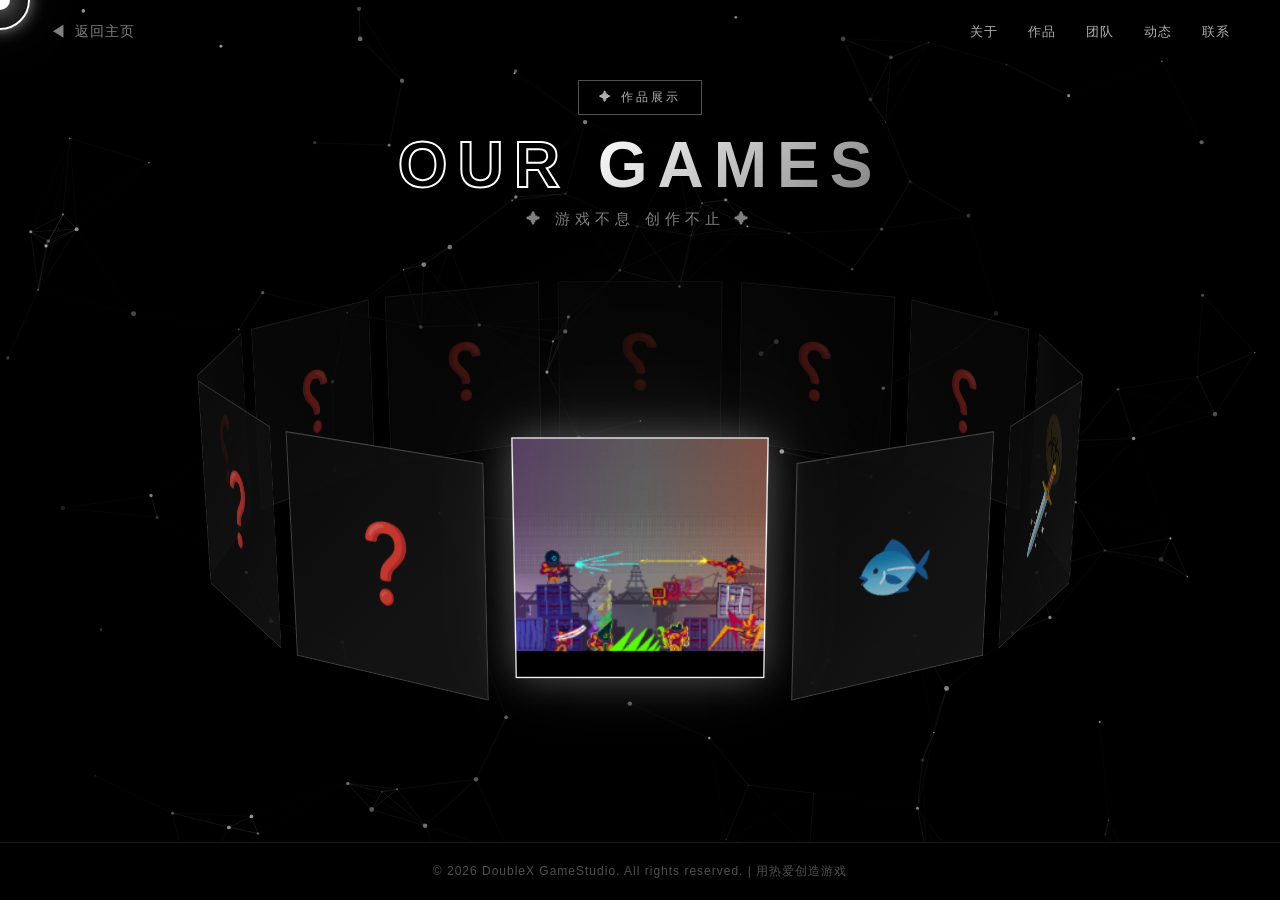
<file: works/showcase.html>
<!DOCTYPE html>
<html lang="zh-CN">
<head>
    <meta charset="UTF-8">
    <meta name="viewport" content="width=device-width, initial-scale=1.0">
    <link rel="icon" href="../icon/DX_Logo_white.png" type="image/png">
    <link rel="apple-touch-icon" href="../icon/apple-touch-icon.png">
    <title>作品册 | DoubleX GameStudio</title>
    <meta name="description" content="DoubleX GameStudio 作品册：以 3D 卡片转盘浏览全部作品 —— 《几何》《养鱼大亨》《螺旋塔》《异种》。">
    <link rel="canonical" href="https://doublex.top/works/showcase.html">
    <meta property="og:type" content="website">
    <meta property="og:site_name" content="DoubleX GameStudio">
    <meta property="og:locale" content="zh_CN">
    <meta property="og:title" content="作品册 | DoubleX GameStudio">
    <meta property="og:description" content="以 3D 卡片转盘浏览全部作品：《几何》《养鱼大亨》《螺旋塔》《异种》。">
    <meta property="og:url" content="https://doublex.top/works/showcase.html">
    <meta property="og:image" content="https://doublex.top/og-image.jpg">
    <meta property="og:image:width" content="1200">
    <meta property="og:image:height" content="630">
    <meta name="twitter:card" content="summary_large_image">
    <meta name="twitter:title" content="作品册 | DoubleX GameStudio">
    <meta name="twitter:description" content="以 3D 卡片转盘浏览全部作品：《几何》《养鱼大亨》《螺旋塔》《异种》。">
    <meta name="twitter:image" content="https://doublex.top/og-image.jpg">
    <link rel="stylesheet" href="../assets/common.css">
    <style>
        body { overflow: hidden; height: 100vh; cursor: auto; }
        html,body{width:100%;height:100%}

        /* 模糊遮罩 — 背景层（覆盖 canvas + glow） */
        .blur-overlay{position:fixed;inset:0;z-index:2;backdrop-filter:blur(4px);-webkit-backdrop-filter:blur(4px);background:rgba(0,0,0,0.1);opacity:0;pointer-events:none;transition:opacity .4s}
        .blur-overlay.on{opacity:1}
        /* 模糊遮罩 — UI层（覆盖 header + footer + hint） */
        .ui-blur{position:fixed;inset:0;z-index:99;backdrop-filter:blur(4px);-webkit-backdrop-filter:blur(4px);background:rgba(0,0,0,0.1);opacity:0;pointer-events:none;transition:opacity .4s}
        .ui-blur.on{opacity:1}

        /* 导航 */
        .navbar{position:fixed;top:0;left:0;width:100%;padding:18px 50px;z-index:30;display:flex;justify-content:space-between;align-items:center}
        .navbar a{color:var(--gray-400);text-decoration:none;font-size:14px;font-weight:500;letter-spacing:1px;text-transform:uppercase;transition:all .3s;display:flex;align-items:center;gap:8px}
        .navbar a:hover{color:var(--white)}
        .navbar a .ar{font-size:16px;transition:.3s}
        .navbar a:hover .ar{transform:translateX(-5px)}

        .nav-links{display:flex;list-style:none;gap:30px}
        .nav-links a{color:var(--gray-300);font-size:13px;padding:5px 0;position:relative}
        .nav-links a::after{content:'';position:absolute;bottom:0;left:0;width:0;height:2px;background:var(--white);transition:width .3s}
        .nav-links a:hover{color:var(--white)}
        .nav-links a:hover::after{width:100%}
        .menu-toggle{display:none;flex-direction:column;cursor:pointer;gap:6px}
        .menu-toggle span{width:28px;height:2px;background:var(--white);transition:all .3s}
        .menu-toggle.active span:nth-child(1){transform:rotate(45deg)translate(6px,6px)}
        .menu-toggle.active span:nth-child(2){opacity:0}
        .menu-toggle.active span:nth-child(3){transform:rotate(-45deg)translate(6px,-6px)}

        /* 背光 */
        .glow{position:fixed;z-index:0;left:50%;top:50%;width:500px;height:500px;transform:translate(-50%,-50%);border-radius:50%;background:radial-gradient(circle,rgba(255,255,255,.04) 0%,transparent 65%);pointer-events:none;transition:opacity .4s}
        .glow.hide{opacity:0}

        /* ===== 页面主标题 ===== */
        .page-header {
            position: fixed; top: 80px; left: 0; width: 100%;
            z-index: 5; text-align: center; pointer-events: none;
            animation: fadeInDown 1s ease;
        }
        .page-header .header-badge {
            display: inline-block; padding: 8px 20px;
            border: 1px solid var(--gray-500); color: var(--gray-300);
            font-size: 12px; letter-spacing: 3px; text-transform: uppercase;
            margin-bottom: 15px;
        }
        .page-header .header-title {
            font-size: 64px; font-weight: 900; letter-spacing: 10px;
            text-transform: uppercase; line-height: 1.1; margin-bottom: 10px;
            animation: fadeInUp 1s ease 0.2s both;
        }
        .page-header .header-title .stroke-text {
            -webkit-text-stroke: 2px var(--white); color: transparent;
        }
        .page-header .header-title .fill-text {
            background: linear-gradient(135deg, var(--white) 0%, var(--gray-400) 100%);
            -webkit-background-clip: text; -webkit-text-fill-color: transparent;
        }
        .page-header .header-subtitle {
            font-size: 15px; color: var(--gray-400); letter-spacing: 5px;
            animation: fadeInUp 1s ease 0.4s both;
        }

        /* 3D */
        .scene{position:fixed;inset:0;z-index:3;perspective:1800px;display:flex;align-items:center;justify-content:center;transition:transform .4s;pointer-events:none}
        .scene.blur{transform:scale(.88)}
        .stage{position:relative;width:0;height:0;margin:0 auto;transform-style:preserve-3d;transform:rotateX(-15deg)rotateY(0deg);transition:transform .5s cubic-bezier(.25,.8,.25,1);pointer-events:none}

        /* 卡片（尺寸由 JS 动态计算注入）
           卡片只作视觉层，浏览器命中一律关闭：Blink 在 transform-style:preserve-3d 下
           对 3D 变换元素的命中测试不可靠（elementFromPoint 恒返回 .scene），会让点击被
           closest('.card') 丢弃。交互改由下方 posInCard() 的矩阵判定统一负责，
           Blink / Gecko / WebKit 行为因此一致。 */
        .card{position:absolute;border:1.5px solid var(--gray-500);background:var(--gray-800);overflow:hidden;user-select:none;cursor:pointer;pointer-events:none;transform-style:preserve-3d;transition:transform .5s cubic-bezier(.25,.8,.25,1),opacity .4s,border-color .3s,box-shadow .3s}
        .card img{width:100%;height:100%;object-fit:cover;display:block;pointer-events:none}
        .card picture{display:block;width:100%;height:100%;pointer-events:none}
        .card .e{width:100%;height:100%;display:flex;align-items:center;justify-content:center;background:linear-gradient(135deg,var(--gray-800),var(--gray-700));pointer-events:none}
        .card.highlight{border-color:var(--white);box-shadow:0 0 30px rgba(255,255,255,.25),0 0 60px rgba(255,255,255,.1)}

        /* 展开卡片（全新独立元素，不干扰 stage） */
        .exp-card{position:fixed!important;z-index:200;width:400px;height:400px;left:6%;top:50%;border:1.5px solid var(--white);background:var(--gray-800);overflow:hidden;pointer-events:auto;box-shadow:0 0 24px rgba(255,255,255,.2),0 8px 24px rgba(0,0,0,.9);transition:transform .4s ease,opacity .4s ease,box-shadow .4s ease}
        .exp-card img{width:100%;height:100%;object-fit:cover;display:block}
        .exp-card picture{display:block;width:100%;height:100%}
        .exp-card .e{width:100%;height:100%;display:flex;align-items:center;justify-content:center;font-size:100px;background:linear-gradient(135deg,var(--gray-800),var(--gray-700))}
        /* 玻璃高光：两条 45° 倾斜光束（顶部贯穿至右侧），hover 时沿对角线向左下移动 */
        .exp-card::before,
        .exp-card::after{content:'';position:absolute;pointer-events:none;z-index:5;transition:transform .4s ease}
        .exp-card::before{width:280%;height:9%;top:1.5%;left:-35%;background:linear-gradient(90deg,transparent 0%,rgba(255,255,255,.05) 35%,rgba(255,255,255,.20) 48%,rgba(255,255,255,.30) 50%,rgba(255,255,255,.08) 52%,transparent 100%);transform:rotate(45deg)}
        .exp-card::after{width:200%;height:3.5%;top:12%;left:-25%;background:linear-gradient(90deg,transparent 0%,rgba(255,255,255,.04) 35%,rgba(255,255,255,.18) 48%,rgba(255,255,255,.25) 50%,rgba(255,255,255,.06) 52%,transparent 100%);transform:rotate(45deg)}
        .exp-card:hover{box-shadow:0 0 80px rgba(255,255,255,.35),0 20px 60px rgba(0,0,0,.95)}
        .exp-card:hover::before{transform:rotate(45deg) translate(-25px,30px)}
        .exp-card:hover::after{transform:rotate(45deg) translate(-15px,18px)}

        /* 面板 */
        .panel{position:fixed;right:-520px;top:50%;transform:translateY(-50%);width:460px;max-width:38vw;z-index:199;background:rgba(0,0,0,.88);backdrop-filter:blur(20px);-webkit-backdrop-filter:blur(20px);border:1px solid var(--gray-700);padding:45px 38px;transition:right .4s cubic-bezier(.25,.8,.25,1)}
        .panel.open{right:5%}
        .panel .b{display:inline-block;padding:6px 16px;border:1px solid var(--gray-500);color:var(--gray-300);font-size:11px;letter-spacing:3px;text-transform:uppercase;margin-bottom:18px}
        .panel h2{font-size:32px;font-weight:900;letter-spacing:4px;text-transform:uppercase;margin-bottom:10px}
        .panel .s{font-size:14px;color:var(--gray-400);letter-spacing:2px;margin-bottom:22px}
        .panel .d{color:var(--gray-300);font-size:14px;line-height:1.8;margin-bottom:28px}
        .panel .a{display:inline-flex;align-items:center;gap:8px;padding:12px 28px;border:1.5px solid var(--white);color:var(--white);font-size:13px;font-weight:600;letter-spacing:2px;text-transform:uppercase;text-decoration:none;transition:.35s}
        .panel .a:hover{background:var(--white);color:var(--black)}
        /* 尚未开放的作品：把「了解更多」渲染成不可点的状态标签，消除"看着能点却点不动"的错位 */
        .panel .a.disabled{border-color:var(--gray-600);color:var(--gray-500);cursor:not-allowed;pointer-events:none;background:transparent}
        .panel .a.disabled:hover{background:transparent;color:var(--gray-500)}

        .hint{position:fixed;bottom:40px;left:50%;transform:translateX(-50%);z-index:201;color:var(--gray-500);font-size:12px;letter-spacing:2px;opacity:0;transition:opacity .4s;pointer-events:none}
        .hint.v{opacity:1}

        .footer{position:fixed;bottom:0;left:0;width:100%;z-index:4;text-align:center;padding:20px 50px;border-top:1px solid var(--gray-700)}
        .footer p{color:var(--gray-500);font-size:12px;letter-spacing:1px}

        @media(max-width:1024px){
            .exp-card{width:320px;height:320px;left:3%}
            .panel{width:340px;padding:30px 25px}
            .panel h2{font-size:26px}
        }
        @media(max-width:768px){
            .navbar{padding:15px 25px;background:rgba(0,0,0,.75)}
            .nav-links{display:flex;position:absolute;top:100%;left:0;width:100%;background:rgba(0,0,0,.98);flex-direction:column;padding:30px;gap:25px;border-bottom:1px solid var(--gray-700);visibility:hidden;opacity:0;transform:translateY(-10px);transition:opacity .3s,transform .3s,visibility 0s .3s}
            .nav-links.active{visibility:visible;opacity:1;transform:translateY(0);transition:opacity .3s,transform .3s,visibility 0s 0s}
            .menu-toggle{display:flex}
            .navbar a{font-size:11px}
            .scene{touch-action:none;-webkit-touch-callout:none}
            /* 展开卡片：锚定 top，不随 translateY 偏移 */
            .exp-card{width:56vw;height:56vw;max-width:240px;max-height:240px;left:0;right:0;top:105px;margin:0 auto}
            .exp-card .e{font-size:60px}
            /* 面板改为底部滑出 Sheet */
            .panel{display:block;right:0;left:0;top:auto;bottom:0;width:100%;max-width:100%;transform:translateY(100%);border:1px solid var(--gray-700);overflow-x:hidden;padding:25px 22px 32px;transition:transform .4s cubic-bezier(.25,.8,.25,1)}
            .panel::before{content:'';position:absolute;top:8px;left:50%;transform:translateX(-50%);width:40px;height:4px;background:var(--gray-600)}
            .panel.open{right:0;transform:translateY(0)}
            .panel h2{font-size:24px}
            .panel .d{font-size:13px}
            .panel .a{display:block;width:fit-content;margin:20px auto 0}
            .hint{display:none}
            .footer{padding:15px 25px}
            .page-header { top: 60px; }
            .page-header .header-title { font-size: 34px; letter-spacing: 4px; }
            .page-header .header-badge { font-size: 10px; padding: 5px 14px; margin-bottom: 8px; }
            .page-header .header-subtitle { font-size: 13px; }
        }
    </style>
</head>
<body>
<canvas id="particle-canvas"></canvas>
<div class="cursor-dot" id="cursorDot"></div>
<div class="cursor-ring" id="cursorRing"></div>
<div class="glow" id="glow"></div>
<div class="blur-overlay" id="blurO"></div>
<div class="ui-blur" id="uiBlur"></div>

<nav class="navbar">
    <a href="../index.html"><span class="ar">&#9664;</span> 返回主页</a>
    <ul class="nav-links" id="nl">
        <li><a href="../index.html#about">关于</a></li>
        <li><a href="../index.html#projects">作品</a></li>
        <li><a href="../index.html#team">团队</a></li>
        <li><a href="../index.html#news">动态</a></li>
        <li><a href="../index.html#contact">联系</a></li>
    </ul>
    <div class="menu-toggle" id="mt"><span></span><span></span><span></span></div>
</nav>

<!-- ===== 页面主标题 ===== -->
<header class="page-header">
    <div class="header-badge">✦ 作品展示</div>
    <h1 class="header-title">
        <span class="stroke-text">OUR</span>
        <span class="fill-text"> GAMES</span>
    </h1>
    <p class="header-subtitle">✦ 游戏不息 创作不止 ✦</p>
</header>

<div class="scene" id="scene"><div class="stage" id="stage"></div></div>

<div class="panel" id="panel">
    <div class="b" id="b">✦</div>
    <h2 id="t"></h2><p class="s" id="s"></p><p class="d" id="d"></p>
    <a class="a" id="a" href="#">了解更多</a>
</div>

<div class="hint" id="hint">✦ 点击空白处关闭 ✦</div>
<footer class="footer"><p>&copy; 2026 DoubleX GameStudio. All rights reserved. | 用热爱创造游戏</p></footer>

<script src="../assets/common.js"></script>
<script>
(function(){
'use strict';
var D=[
{t:'几何',s:'像素科幻 2D 平台射击',e:'🔺',i:'images/art/GEOMETRY/《几何》宣传图_1.png',w:'images/art/GEOMETRY/《几何》宣传图_1.webp',b:'✦ 像素 · 射击',d:'《几何》是一款以像素风格为美术基础的 2D 平台射击游戏，融合科幻、硬核闯关与 roguelike 元素。选择角色在随机生成的关卡中战斗，探寻「几何」与「自我」的意义。',a:{u:'game-detail.html?game=geometry',t:'了解更多'}},
{t:'养鱼大亨',s:'放置养成 · 鱼类收集',e:'🐟',i:'',b:'✦ 养成 · 模拟',d:'《养鱼大亨》是一款以鱼类收集养成为核心的放置模拟游戏。数十种鱼类从孔雀鱼到远古存在呈阶梯式解锁，构建属于自己的水下生态世界。',a:{u:'game-detail.html?game=fishfarm',t:'了解更多'}},
{t:'螺旋塔',s:'卡通风格 轻度肉鸽 地牢探险',e:'🗡️',i:'',b:'✦ 开发中',d:'一款卡通风格的轻度 Roguelike 地牢探险游戏，随机地图、丰富道具、爽快战斗。目前正在开发中，敬请期待！',a:{u:'javascript:;',t:'敬请期待'}},
{t:'异种',s:'像素风格 动作游戏',e:'☣️',i:'',b:'✦ 开发中',d:'一款像素风格的动作角色扮演游戏，多主角多视角叙事，探索分崩离析世界中的黑暗秘密。目前正在开发中，敬请期待！',a:{u:'javascript:;',t:'敬请期待'}}
];
while(D.length<12){var n=D.length+1;D.push({t:'作品 #'+n,s:'开发中...',e:'❓',i:'',b:'✦ 敬请期待',d:'一个全新的游戏项目正在构思中，未来将带来更多惊喜。敬请关注我们的最新动态！',a:{u:'javascript:;',t:'敬请期待'}});}

var S=document.getElementById('stage'),E=document.getElementById('scene'),G=document.getElementById('glow'),BO=document.getElementById('blurO'),UB=document.getElementById('uiBlur'),P=document.getElementById('panel'),H=document.getElementById('hint'),B=document.getElementById('b'),T=document.getElementById('t'),S2=document.getElementById('s'),D2=document.getElementById('d'),A=document.getElementById('a'),N=12,ST=360/N,ra=0,hl=-1,lc=0,SZ=220,R=430,TPX=60,tx=0,ty=0,tm=0,ex=null,clT=null;

// 动态布局：按视口计算卡片尺寸 / 半径 / 透视 / 背光
function calcLayout(){
 var vw=document.documentElement.clientWidth||window.innerWidth,vh=window.innerHeight;
 SZ=Math.round(Math.min(Math.max(Math.min(vw*0.16,vh*0.22),85),220));
 var mx=(vw/2-8)/2.59;           // 保证转盘最宽处不超出屏幕
 if(SZ>mx)SZ=Math.max(70,Math.floor(mx));
 R=Math.round(SZ*2.09);
 E.style.perspective=Math.round(R*4.5)+'px';
 G.style.width=G.style.height=Math.round(R*1.16)+'px';
}

// 构建卡片
function buildCards(){
 S.innerHTML='';
 _cards=[];                              // 卡片已重建，让 cards() 重新采集
 for(var i=0;i<N;i++){
  var d=D[i],el=document.createElement('div');
  el.className='card';el.dataset.idx=i;
  el.style.width=SZ+'px';el.style.height=SZ+'px';
  el.style.left=(-SZ/2)+'px';el.style.top=(-SZ/2)+'px';
  if(d.i){var m=document.createElement('img');m.src=d.i;m.alt=d.t;m.loading='lazy';m.decoding='async';
   if(d.w){var pc=document.createElement('picture');var sc=document.createElement('source');sc.srcset=d.w;sc.type='image/webp';pc.appendChild(sc);pc.appendChild(m);el.appendChild(pc)}
   else{el.appendChild(m)}}
  else{var e=document.createElement('div');e.className='e';e.style.fontSize=Math.round(SZ*0.33)+'px';e.textContent=d.e;el.appendChild(e)}
  el.style.transform='rotateY('+i*ST+'deg) translateZ('+R+'px)';
  S.appendChild(el);
 }
 rd(false);
}

function gHL(){
 var md=360,idx=0;
 for(var i=0;i<N;i++){
  var net=((i*ST+ra)%360+360)%360,d=Math.abs(net);
  if(d>180)d=360-d;
  if(d<md){md=d;idx=i}
 }
 // 始终返回最接近正面的卡片：原先的 `return md<12?idx:-1` 会让 23.3% 的旋转角
 // 返回 -1，此时所有卡片都不可交互（整盘点不动），属死区缺陷，故去掉该判定。
 return idx;
}

// 卡片列表（缓存，buildCards 时重建）
var _cards=[];
function cards(){if(!_cards.length){_cards=Array.prototype.slice.call(S.querySelectorAll('.card'))}return _cards}

function doHL(cs){
 for(var j=0;j<cs.length;j++){
  var el=cs[j],idx=parseInt(el.dataset.idx),net=((idx*ST+ra)%360+360)%360,deg=Math.min(net,360-net),op=1-(deg/180)*.55,br=1-(deg/180)*.65,isF=(idx===hl);
  el.style.transform='rotateY('+idx*ST+'deg) translateZ('+R+'px)'+(isF?' translateY('+(-Math.round(SZ*0.11))+'px)':'');
  el.style.opacity=op;el.style.filter='brightness('+br+')';
  // 不再切换 pointerEvents：卡片命中已统一交给 decide()/posInCard() 的矩阵判定，
  // 引擎不再参与，也就没有"指针态与高亮态不同步"的窗口
  if(isF)el.classList.add('highlight');else el.classList.remove('highlight');
 }
}

function rd(anim){
 S.style.transition=anim?'transform 0.5s cubic-bezier(0.25,0.8,0.25,1)':'none';
 // ra 有意保持无界累加，请勿在此或别处对它取模：
 // 取模会让 360°→0° 被 CSS transition 渲染成反向旋转，破坏无限转动手感。
 S.style.transform='rotateX(-15deg) rotateY('+ra+'deg)';
 hl=gHL();var cs=S.querySelectorAll('.card');for(var j=0;j<cs.length;j++)cs[j].classList.remove('highlight');
 if(anim){if(window._t)clearTimeout(window._t);window._t=setTimeout(function(){doHL(cs)},130)}else doHL(cs);
}

// 滚轮：直接步进，快速/连续滚动无缝衔接（高亮由 rd 内 130ms 定时器消抖）
// 方向：deltaY>0（向下滚）-> ra+= -ST；deltaY<0（向上滚）-> ra+= +ST
// 注意：滚轮与触控板共用这一段代码，不区分设备。
// 注意：ra 保持无界累加，切勿取模归一到 [0,360)，否则 CSS transition 会把
// 360°→0° 的跳变渲染成反向旋转，破坏"无限转动"。
window.addEventListener('wheel',function(e){
 if(lc)return;
 e.preventDefault();
 ra+=e.deltaY>0?-ST:ST;
 rd(true);
},{passive:false});

// 展开 — 完全不影响 stage 内的卡片
function ex2(idx){
 // 不再用 if(lc)return 拦截：关闭动画期间的点击应当能直接打开新卡片
 if(ex){gen++;if(clT){clearTimeout(clT);clT=null}if(ex.parentNode)ex.remove();ex=null}
 gen++;lc=1;
 var d=D[idx];
 // 创建全新独立展开卡片（初始为缩小+透明状态）
 var el=document.createElement('div');el.className='exp-card';
 var mo=window.innerWidth<=768;
 el.style.transform=mo?'scale(.6)':'translateY(-50%) scale(.6)';
 el.style.opacity='0';
 if(d.i){var im=document.createElement('img');im.src=d.i;im.alt=d.t;
  if(d.w){var ipc=document.createElement('picture');var isc=document.createElement('source');isc.srcset=d.w;isc.type='image/webp';ipc.appendChild(isc);ipc.appendChild(im);el.appendChild(ipc)}
  else{el.appendChild(im)}}
 else{var em=document.createElement('div');em.className='e';em.textContent=d.e;el.appendChild(em)}
 document.body.appendChild(el);ex=el;
 // 卡片本身已不带浏览器命中（CSS pointer-events:none），无需再逐个关闭；
 // "点空白处关闭"由 document 上的 decide() 统一处理
 // 双 rAF 确保初始状态提交后启动过渡，从 scale(.6)/透明平滑放大
 requestAnimationFrame(function(){
  requestAnimationFrame(function(){
   el.style.transition='transform .4s cubic-bezier(.25,.8,.25,1),opacity .4s ease,box-shadow .4s ease';
   el.style.transform=mo?'scale(1)':'translateY(-50%) scale(1)';
   el.style.opacity='1';
  });
 });

 BO.classList.add('on');UB.classList.add('on');E.classList.add('blur');G.classList.add('hide');H.classList.add('v');
 B.textContent=d.b;T.textContent=d.t;S2.textContent=d.s;D2.textContent=d.d;
 if(d.a.u&&d.a.u!=='javascript:;'){A.href=d.a.u;A.target='_self';A.textContent=d.a.t;A.classList.remove('disabled');A.removeAttribute('aria-disabled')}
 else{A.removeAttribute('href');A.removeAttribute('target');A.classList.add('disabled');A.setAttribute('aria-disabled','true');A.textContent=(d.a.t||'敬请期待')+'（开发中）'}
 P.classList.add('open');
}

// 每次展开带一个代次标识：关闭动画进行中若又打开了新卡片，
// 旧的 400ms 计时器回来时只会回收它自己那一片，不会误删新的。
var gen=0;

function cl(){
 if(!ex)return;
 if(clT){clearTimeout(clT);clT=null}
 var dying=ex,n=gen;
 ex=null;
 lc=0;                                   // 立即解锁：原先要等 400ms 才解锁，
                                         // 期间点任何卡片都会被 ex2() 的 if(lc)return 吞掉
 P.classList.remove('open');BO.classList.remove('on');UB.classList.remove('on');E.classList.remove('blur');H.classList.remove('v');G.classList.remove('hide');
 // 从当前状态（含展开过渡中途）平滑过渡到缩小+透明
 dying.style.pointerEvents='none';
 dying.style.transition='transform .4s ease,opacity .4s ease';
 dying.style.transform=(window.innerWidth<=768)?'scale(.5)':'translateY(-50%) scale(.5)';
 dying.style.opacity='0';
 clT=setTimeout(function(){
  clT=null;
  if(dying&&dying.parentNode)dying.remove();
  if(gen===n)rd(false);                  // 期间没有新开卡片才复位高亮
 },400);
}

// ===================================================================
// 交互判定层（与 3D 视觉解耦）
// -------------------------------------------------------------------
// 为什么不用浏览器命中：Blink 在 transform-style:preserve-3d 下对 3D 变换元素的
// hit-test 不可靠 —— 实测 elementFromPoint 在卡片中心恒返回 .scene，真实点击因此
// 被 closest('.card') 丢弃，表现为"卡片点不开"。Firefox 内核正常，所以只在这个
// 内核上复现。这里改为用 CSS 矩阵把屏幕坐标逆变换回卡片本地坐标，
// 透视与各级变换由矩阵自动处理，三个内核走同一套数学，不再有引擎差异。
// ===================================================================

// 卡片是正方形，原点在中心（left/top 均为 -SZ/2），故本地坐标范围为 ±SZ/2
function posInCard(c,x,y){
 var m=c.getScreenCTM&&c.getScreenCTM();
 if(m&&m.a!==undefined){
  try{
   var inv=m.inverse(),p=new DOMPoint(x,y).matrixTransform(inv);
   var h=SZ/2+2;                       // 2px 容差，避免边缘抖动
   if(Math.abs(p.x)<=h&&Math.abs(p.y)<=h)return true;
   return false;
  }catch(e){/* 矩阵不可逆时退回包围盒 */}
 }
 var r=c.getBoundingClientRect();
 return x>=r.left&&x<=r.right&&y>=r.top&&y<=r.bottom;
}

// 返回当前屏幕坐标下命中的卡片索引，未命中返回 -1
function cardAt(x,y){
 var cl=cards(),i,c;
 for(i=0;i<cl.length;i++){c=cl[i];if(c.style.visibility!=='hidden'&&posInCard(c,x,y))return i}
 return -1;
}

var _pt=null;
E.addEventListener('pointerdown',function(e){_pt={x:e.clientX,y:e.clientY}},{passive:true});

// 单一判定入口：先判断点击是否落在面板/展开卡片内，再决定打开还是关闭。
// 顺序很重要 —— 不能靠"事件被面板吃掉所以走不到这里"来推断意图，
// 因为 .panel / .exp-card 的层级与 pointer-events 一旦调整，这个假设就会失效。
function inChrome(x,y){
 var r,i,all;
 // 面板
 r=P.getBoundingClientRect();
 if(r.width&&x>=r.left&&x<=r.right&&y>=r.top&&y<=r.bottom)return true;
 // 展开卡片（可能同时存在多个，逐个判）
 all=document.querySelectorAll('.exp-card');
 for(i=0;i<all.length;i++){
  r=all[i].getBoundingClientRect();
  if(r.width&&x>=r.left&&x<=r.right&&y>=r.top&&y<=r.bottom)return true;
 }
 return false;
}

function decide(x,y){
 if(lc){
  // 展开态：点面板内部或展开卡片内部不关闭，其余一律关闭
  if(inChrome(x,y))return false;
  cl();
  return true;
 }
 var i=cardAt(x,y);
 if(i<0)return false;
 if(i!==hl)return false;               // 只允许正对屏幕的卡片
 ex2(i);
 return true;
}

document.addEventListener('click',function(e){
 if(tm)return;                          // 刚刚滑动过，忽略这次合成点击
 if(_pt&&(Math.abs(e.clientX-_pt.x)>10||Math.abs(e.clientY-_pt.y)>10))return;
 decide(e.clientX,e.clientY);
});

// 键盘可达性：左右/上下切换，回车或空格打开，Esc 关闭
document.addEventListener('keydown',function(e){
 var k=e.key;
 if(k==='Escape'){if(lc)cl();return}
 if(lc)return;
 if(k==='ArrowRight'||k==='ArrowDown'){ra-=ST;rd(true);e.preventDefault()}
 else if(k==='ArrowLeft'||k==='ArrowUp'){ra+=ST;rd(true);e.preventDefault()}
 else if(k==='Enter'||k===' '){if(hl>=0)ex2(hl);e.preventDefault()}
});

// 触控支持：水平滑动旋转。注意必须挂在 document 上 —— .scene 已设 pointer-events:none，
// 触摸事件不会再派发到它，若沿用原来的 E.addEventListener 移动端将完全无法滑动。
// 本页 body 为 overflow:hidden，因此 preventDefault 不会妨碍页面滚动。
document.addEventListener('touchstart',function(e){
 if(lc)return;
 var t=e.touches&&e.touches[0];if(!t)return;
 tx=t.clientX;ty=t.clientY;tm=0;
},{passive:true});
document.addEventListener('touchmove',function(e){
 if(lc)return;
 var t=e.touches&&e.touches[0];if(!t)return;
 var dx=t.clientX-tx,dy=t.clientY-ty;
 if(Math.abs(dx)>10||Math.abs(dy)>10){tm=1;e.preventDefault()}
 if(Math.abs(dx)>=TPX){
  ra+=dx>0?ST:-ST;tx=t.clientX;rd(true);
 }
},{passive:false});
// tm 原先只在 touchstart 归零，手势结束后会一直保持 1，导致部分浏览器吞掉
// 合成点击（首次点击无效）。这里在手指离开/取消时立即归零。
function _tend(){tx=ty=0;tm=0}
document.addEventListener('touchend',_tend,{passive:true});
document.addEventListener('touchcancel',_tend,{passive:true});

// 视口变化（旋转/缩放）时重算布局。
// buildCards() 会清空 #stage 重建 12 张卡；在那之前到重建完成之间，
// 卡片位置处于旧布局，若此刻展开会把卡片放大到错误位置，
// 因此把面板/展开卡片收起（它们的位置依赖视口，同样需要回中）。
var rt;
window.addEventListener('resize',function(){
 clearTimeout(rt);
 rt=setTimeout(function(){
  if(lc)cl();
  calcLayout();
  buildCards();
 },200);
});

// 移动端菜单
var mt=document.getElementById('mt'),nl=document.getElementById('nl');
if(mt&&nl){mt.addEventListener('click',function(){mt.classList.toggle('active');nl.classList.toggle('active')})}

calcLayout();
buildCards();
})();
</script>
</body>
</html>
</file>
<file: assets/css/main.css>
/* ===================================================================
   DoubleX GameStudio - Common Styles
   =================================================================== */

/* ===== 全局重置 & 基础样式 ===== */
* {
    margin: 0;
    padding: 0;
    box-sizing: border-box;
}

:root {
    --black: #000000;
    --white: #ffffff;
    --gray-100: #f5f5f5;
    --gray-200: #e0e0e0;
    --gray-300: #b0b0b0;
    --gray-400: #808080;
    --gray-500: #505050;
    --gray-600: #303030;
    --gray-700: #1a1a1a;
    --gray-800: #0d0d0d;
}

html {
    scroll-behavior: smooth;
}

body {
    font-family: 'Segoe UI', 'PingFang SC', 'Microsoft YaHei', sans-serif;
    background: var(--black);
    color: var(--white);
    overflow-x: hidden;
    overflow-x: clip;
}

/* ===== 自定义光标 ===== */
.cursor-dot {
    position: fixed;
    width: 20px;
    height: 20px;
    background: #ffffff;
    border-radius: 50%;
    pointer-events: none;
    z-index: 99999;
    box-shadow: 0 0 25px #ffffff,
                0 0 50px rgba(255, 255, 255, 0.7),
                0 0 80px rgba(255, 255, 255, 0.4);
    transform: translate(-50%, -50%);
    /* 默认隐藏；首次拿到真实鼠标位置后由脚本加 .is-visible 淡入 */
    opacity: 0;
    transition: opacity 0.5s ease, transform 0.5s ease;
}

.cursor-ring {
    position: fixed;
    width: 60px;
    height: 60px;
    border: 2.5px solid var(--white);
    border-radius: 50%;
    pointer-events: none;
    z-index: 99998;
    transform: translate(-50%, -50%);
    box-shadow: 0 0 15px rgba(255, 255, 255, 0.5),
                inset 0 0 15px rgba(255, 255, 255, 0.08);
    transition: width 0.2s ease, height 0.2s ease, border-color 0.2s ease, background 0.2s ease, opacity 0.5s ease;
    opacity: 0;
}

/* 淡入状态：脚本在拿到真实鼠标位置后添加 */
.cursor-dot.is-visible,
.cursor-ring.is-visible {
    opacity: 1;
}

.cursor-ring.active {
    width: 80px;
    height: 80px;
    background: rgba(255, 255, 255, 0.1);
    border-color: var(--gray-100);
    box-shadow: 0 0 30px rgba(255, 255, 255, 0.6),
                inset 0 0 25px rgba(255, 255, 255, 0.08);
}

/* 点击波纹效果 */
.cursor-ripple {
    position: fixed;
    width: 20px;
    height: 20px;
    border: 1.5px solid var(--white);
    border-radius: 50%;
    pointer-events: none;
    z-index: 99997;
    transform: translate(-50%, -50%);
    animation: rippleOut 0.7s ease-out forwards;
}

@keyframes rippleOut {
    0% {
        width: 20px;
        height: 20px;
        opacity: 1;
    }
    100% {
        width: 120px;
        height: 120px;
        opacity: 0;
    }
}

/* ===== 粒子背景 Canvas ===== */
#particle-canvas {
    position: fixed;
    top: 0;
    left: 0;
    width: 100%;
    height: 100%;
    z-index: 0;
    pointer-events: none;
}

/* ===== 导航栏 ===== */
.navbar {
    position: fixed;
    top: 0;
    left: 0;
    width: 100%;
    padding: 20px 50px;
    display: flex;
    justify-content: space-between;
    align-items: center;
    z-index: 1000;
    transition: all 0.4s ease;
    background: transparent;
}

.navbar.scrolled {
    background: rgba(0, 0, 0, 0.9);
    backdrop-filter: blur(20px);
    padding: 15px 50px;
    border-bottom: 1px solid rgba(255, 255, 255, 0.05);
}

.logo {
    font-size: 28px;
    font-weight: 900;
    letter-spacing: 3px;
    text-transform: uppercase;
    color: var(--white);
    text-decoration: none;
}

.logo .highlight-x {
    color: var(--gray-100);
    font-size: 34px;
    font-weight: 900;
    text-shadow: 0 0 20px rgba(255, 255, 255, 0.3);
}

.nav-links {
    display: flex;
    list-style: none;
    gap: 35px;
}

.nav-links a {
    color: var(--white);
    text-decoration: none;
    font-size: 14px;
    font-weight: 500;
    letter-spacing: 1px;
    text-transform: uppercase;
    transition: all 0.3s ease;
    position: relative;
    padding: 5px 0;
}

.nav-links a::after {
    content: '';
    position: absolute;
    bottom: 0;
    left: 0;
    width: 0;
    height: 2px;
    background: var(--white);
    transition: width 0.3s ease;
}

.nav-links a:hover {
    color: var(--white);
}

.nav-links a:hover::after {
    width: 100%;
}

/* works/game-detail 页面中的导航链接稍微不同（灰色，active态白色）*/
.nav-links a.gray-link {
    color: var(--gray-300);
}

.nav-links a.gray-link:hover,
.nav-links a.gray-link.active {
    color: var(--white);
}

.nav-links a.gray-link:hover::after,
.nav-links a.gray-link.active::after {
    width: 100%;
}

.menu-toggle {
    display: none;
    flex-direction: column;
    cursor: pointer;
    gap: 6px;
}

.menu-toggle span {
    width: 28px;
    height: 2px;
    background: var(--white);
    transition: all 0.3s ease;
}

.menu-toggle.active span:nth-child(1) {
    transform: rotate(45deg) translate(6px, 6px);
}

.menu-toggle.active span:nth-child(2) {
    opacity: 0;
}

.menu-toggle.active span:nth-child(3) {
    transform: rotate(-45deg) translate(6px, -6px);
}

/* ===== 回到顶部按钮 ===== */
   /* ===== 程序化三角形 =====    原先用 ◀ ▲ ▼ 字符，Safari（iOS / macOS）会把它们渲染成 emoji。    改为纯 CSS 边框绘制，不依赖字体，任何内核下形状一致。 */   .tri {     display: inline-block;     width: 0;     height: 0;     vertical-align: middle;     border-style: solid;   }   .tri-left {     border-width: 5px 8px 5px 0;     border-color: transparent currentColor transparent transparent;   }   .tri-right {     border-width: 5px 0 5px 8px;     border-color: transparent transparent transparent currentColor;   }   .tri-up {     border-width: 0 5px 8px 5px;     border-color: transparent transparent currentColor transparent;   }   .tri-down {     border-width: 8px 5px 0 5px;     border-color: currentColor transparent transparent transparent;   } .back-to-top {
    position: fixed;
    bottom: 40px;
    right: 40px;
    width: 48px;
    height: 48px;
    background: transparent;
    border: 2px solid var(--gray-600);
    color: var(--white);
    font-size: 20px;
    cursor: pointer;
    z-index: 5000;
    display: flex;
    align-items: center;
    justify-content: center;
    opacity: 0;
    transform: translateY(20px);
    pointer-events: none;
    transition: all 0.4s ease;
}

.back-to-top.visible {
    opacity: 1;
    transform: translateY(0);
    pointer-events: auto;
}

.back-to-top:hover {
    border-color: var(--white);
    background: var(--white);
    color: var(--black);
    transform: translateY(-4px);
    box-shadow: 0 0 25px rgba(255, 255, 255, 0.3);
}

.back-to-top:active {
    transform: translateY(-2px);
}

/* ===== Footer ===== */
.footer {
    text-align: center;
    padding: 50px;
    border-top: 1px solid var(--gray-700);
    background: var(--black);
    position: relative;
    z-index: 1;
}

.footer p {
    color: var(--gray-500);
    font-size: 13px;
    letter-spacing: 1px;
}

.footer .footer-links {
    display: flex;
    justify-content: center;
    gap: 25px;
    margin-bottom: 20px;
}

.footer .footer-links a {
    color: var(--gray-400);
    text-decoration: none;
    font-size: 12px;
    letter-spacing: 1px;
    text-transform: uppercase;
    transition: color 0.3s ease;
}

.footer .footer-links a:hover {
    color: var(--white);
}

/* ===== 滚动动画 ===== */
.reveal {
    opacity: 0;
    transform: translateY(60px);
    transition: all 0.8s ease;
}

.reveal.visible {
    opacity: 1;
    transform: translateY(0);
}

.reveal-left {
    opacity: 0;
    transform: translateX(-60px);
    transition: all 0.8s ease;
}

.reveal-left.visible {
    opacity: 1;
    transform: translateX(0);
}

.reveal-right {
    opacity: 0;
    transform: translateX(60px);
    transition: all 0.8s ease;
}

.reveal-right.visible {
    opacity: 1;
    transform: translateX(0);
}

.reveal-up {
    opacity: 0;
    transform: translateY(40px);
    transition: all 0.6s ease;
}

.reveal-up.visible {
    opacity: 1;
    transform: translateY(0);
}

.reveal-scale {
    opacity: 0;
    transform: scale(0.8);
    transition: all 0.8s ease;
}

.reveal-scale.visible {
    opacity: 1;
    transform: scale(1);
}

/* ===== 关键帧动画 ===== */
@keyframes fadeInLeft {
    from { opacity: 0; transform: translateX(-60px); }
    to { opacity: 1; transform: translateX(0); }
}

@keyframes fadeInUp {
    from { opacity: 0; transform: translateY(40px); }
    to { opacity: 1; transform: translateY(0); }
}

@keyframes fadeInDown {
    from { opacity: 0; transform: translateY(-40px); }
    to { opacity: 1; transform: translateY(0); }
}

/* ===== 响应式 - 公共 ===== */
@media (max-width: 768px) {
    .navbar {
        padding: 15px 25px;
        background: rgba(0, 0, 0, 0.75);
    }

    .nav-links {
        display: flex;
        position: absolute;
        top: 100%;
        left: 0;
        width: 100%;
        background: rgba(0, 0, 0, 0.98);
        flex-direction: column;
        padding: 30px;
        gap: 25px;
        border-bottom: 1px solid var(--gray-700);
        visibility: hidden;
        opacity: 0;
        transform: translateY(-10px);
        transition: opacity 0.3s, transform 0.3s, visibility 0s 0.3s;
    }

    .nav-links.active {
        visibility: visible;
        opacity: 1;
        transform: translateY(0);
        transition: opacity 0.3s, transform 0.3s, visibility 0s 0s;
    }

    .menu-toggle {
        display: flex;
    }

    body {
        cursor: auto;
        min-height: 100vh;
        min-height: 100dvh;
    }

    .cursor-dot,
    .cursor-ring,
    .cursor-ripple {
        display: none !important;
    }

    #particle-canvas {
        min-width: 100%;
        min-height: 100vh;
        min-height: 100dvh;
    }
}

/* ===== 画廊空槽位（数据缺失或槽位未填时的默认外观） ===== */
.item-image.item-empty {
    display: flex;
    align-items: center;
    justify-content: center;
    width: 100%;
    aspect-ratio: 16 / 9;
    background: var(--gray-800);
    border: 1px dashed var(--gray-600);
    color: var(--gray-500);
    font-size: 28px;
}

/* ===== 详情页空状态（数据缺失时的默认外观） ===== */
.screenshot-item.screenshot-empty {
    display: flex;
    align-items: center;
    justify-content: center;
    width: 100%;
    aspect-ratio: 16 / 9;
    background: var(--gray-800);
    border: 1px dashed var(--gray-600);
    color: var(--gray-500);
    font-size: 14px;
    letter-spacing: 2px;
}
</file>
<file: assets/common.css>
/* ===================================================================
   DoubleX GameStudio - Common Styles
   =================================================================== */

/* ===== 全局重置 & 基础样式 ===== */
* {
    margin: 0;
    padding: 0;
    box-sizing: border-box;
}

:root {
    --black: #000000;
    --white: #ffffff;
    --gray-100: #f5f5f5;
    --gray-200: #e0e0e0;
    --gray-300: #b0b0b0;
    --gray-400: #808080;
    --gray-500: #505050;
    --gray-600: #303030;
    --gray-700: #1a1a1a;
    --gray-800: #0d0d0d;
}

html {
    scroll-behavior: smooth;
}

body {
    font-family: 'Segoe UI', 'PingFang SC', 'Microsoft YaHei', sans-serif;
    background: var(--black);
    color: var(--white);
    overflow-x: hidden;
}

/* ===== 自定义光标 ===== */
.cursor-dot {
    position: fixed;
    width: 20px;
    height: 20px;
    background: #ffffff;
    border-radius: 50%;
    pointer-events: none;
    z-index: 99999;
    box-shadow: 0 0 25px #ffffff,
                0 0 50px rgba(255, 255, 255, 0.7),
                0 0 80px rgba(255, 255, 255, 0.4);
    transform: translate(-50%, -50%);
}

.cursor-ring {
    position: fixed;
    width: 60px;
    height: 60px;
    border: 2.5px solid var(--white);
    border-radius: 50%;
    pointer-events: none;
    z-index: 99998;
    transform: translate(-50%, -50%);
    box-shadow: 0 0 15px rgba(255, 255, 255, 0.5),
                inset 0 0 15px rgba(255, 255, 255, 0.08);
    transition: width 0.2s ease, height 0.2s ease, border-color 0.2s ease, background 0.2s ease;
}

.cursor-ring.active {
    width: 80px;
    height: 80px;
    background: rgba(255, 255, 255, 0.1);
    border-color: var(--gray-100);
    box-shadow: 0 0 30px rgba(255, 255, 255, 0.6),
                inset 0 0 25px rgba(255, 255, 255, 0.08);
}

/* 点击波纹效果 */
.cursor-ripple {
    position: fixed;
    width: 20px;
    height: 20px;
    border: 1.5px solid var(--white);
    border-radius: 50%;
    pointer-events: none;
    z-index: 99997;
    transform: translate(-50%, -50%);
    animation: rippleOut 0.7s ease-out forwards;
}

@keyframes rippleOut {
    0% {
        width: 20px;
        height: 20px;
        opacity: 1;
    }
    100% {
        width: 120px;
        height: 120px;
        opacity: 0;
    }
}

/* ===== 粒子背景 Canvas ===== */
#particle-canvas {
    position: fixed;
    top: 0;
    left: 0;
    width: 100%;
    height: 100%;
    z-index: 0;
    pointer-events: none;
}

/* ===== 导航栏 ===== */
.navbar {
    position: fixed;
    top: 0;
    left: 0;
    width: 100%;
    padding: 20px 50px;
    display: flex;
    justify-content: space-between;
    align-items: center;
    z-index: 1000;
    transition: all 0.4s ease;
    background: transparent;
}

.navbar.scrolled {
    background: rgba(0, 0, 0, 0.9);
    backdrop-filter: blur(20px);
    padding: 15px 50px;
    border-bottom: 1px solid rgba(255, 255, 255, 0.05);
}

.logo {
    font-size: 28px;
    font-weight: 900;
    letter-spacing: 3px;
    text-transform: uppercase;
    color: var(--white);
    text-decoration: none;
}

.logo .highlight-x {
    color: var(--gray-100);
    font-size: 34px;
    font-weight: 900;
    text-shadow: 0 0 20px rgba(255, 255, 255, 0.3);
}

.nav-links {
    display: flex;
    list-style: none;
    gap: 35px;
}

.nav-links a {
    color: var(--white);
    text-decoration: none;
    font-size: 14px;
    font-weight: 500;
    letter-spacing: 1px;
    text-transform: uppercase;
    transition: all 0.3s ease;
    position: relative;
    padding: 5px 0;
}

.nav-links a::after {
    content: '';
    position: absolute;
    bottom: 0;
    left: 0;
    width: 0;
    height: 2px;
    background: var(--white);
    transition: width 0.3s ease;
}

.nav-links a:hover {
    color: var(--white);
}

.nav-links a:hover::after {
    width: 100%;
}

/* works/game-detail 页面中的导航链接稍微不同（灰色，active态白色）*/
.nav-links a.gray-link {
    color: var(--gray-300);
}

.nav-links a.gray-link:hover,
.nav-links a.gray-link.active {
    color: var(--white);
}

.nav-links a.gray-link:hover::after,
.nav-links a.gray-link.active::after {
    width: 100%;
}

.menu-toggle {
    display: none;
    flex-direction: column;
    cursor: pointer;
    gap: 6px;
}

.menu-toggle span {
    width: 28px;
    height: 2px;
    background: var(--white);
    transition: all 0.3s ease;
}

.menu-toggle.active span:nth-child(1) {
    transform: rotate(45deg) translate(6px, 6px);
}

.menu-toggle.active span:nth-child(2) {
    opacity: 0;
}

.menu-toggle.active span:nth-child(3) {
    transform: rotate(-45deg) translate(6px, -6px);
}

/* ===== 回到顶部按钮 ===== */
.back-to-top {
    position: fixed;
    bottom: 40px;
    right: 40px;
    width: 48px;
    height: 48px;
    background: transparent;
    border: 2px solid var(--gray-600);
    color: var(--white);
    font-size: 20px;
    cursor: pointer;
    z-index: 5000;
    display: flex;
    align-items: center;
    justify-content: center;
    opacity: 0;
    transform: translateY(20px);
    pointer-events: none;
    transition: all 0.4s ease;
}

.back-to-top.visible {
    opacity: 1;
    transform: translateY(0);
    pointer-events: auto;
}

.back-to-top:hover {
    border-color: var(--white);
    background: var(--white);
    color: var(--black);
    transform: translateY(-4px);
    box-shadow: 0 0 25px rgba(255, 255, 255, 0.3);
}

.back-to-top:active {
    transform: translateY(-2px);
}

/* ===== Footer ===== */
.footer {
    text-align: center;
    padding: 50px;
    border-top: 1px solid var(--gray-700);
    background: var(--black);
    position: relative;
    z-index: 1;
}

.footer p {
    color: var(--gray-500);
    font-size: 13px;
    letter-spacing: 1px;
}

.footer .footer-links {
    display: flex;
    justify-content: center;
    gap: 25px;
    margin-bottom: 20px;
}

.footer .footer-links a {
    color: var(--gray-400);
    text-decoration: none;
    font-size: 12px;
    letter-spacing: 1px;
    text-transform: uppercase;
    transition: color 0.3s ease;
}

.footer .footer-links a:hover {
    color: var(--white);
}

/* ===== 滚动动画 ===== */
.reveal {
    opacity: 0;
    transform: translateY(60px);
    transition: all 0.8s ease;
}

.reveal.visible {
    opacity: 1;
    transform: translateY(0);
}

.reveal-left {
    opacity: 0;
    transform: translateX(-60px);
    transition: all 0.8s ease;
}

.reveal-left.visible {
    opacity: 1;
    transform: translateX(0);
}

.reveal-right {
    opacity: 0;
    transform: translateX(60px);
    transition: all 0.8s ease;
}

.reveal-right.visible {
    opacity: 1;
    transform: translateX(0);
}

.reveal-up {
    opacity: 0;
    transform: translateY(40px);
    transition: all 0.6s ease;
}

.reveal-up.visible {
    opacity: 1;
    transform: translateY(0);
}

.reveal-scale {
    opacity: 0;
    transform: scale(0.8);
    transition: all 0.8s ease;
}

.reveal-scale.visible {
    opacity: 1;
    transform: scale(1);
}

/* ===== 关键帧动画 ===== */
@keyframes fadeInLeft {
    from { opacity: 0; transform: translateX(-60px); }
    to { opacity: 1; transform: translateX(0); }
}

@keyframes fadeInUp {
    from { opacity: 0; transform: translateY(40px); }
    to { opacity: 1; transform: translateY(0); }
}

@keyframes fadeInDown {
    from { opacity: 0; transform: translateY(-40px); }
    to { opacity: 1; transform: translateY(0); }
}

/* ===== 响应式 - 公共 ===== */
@media (max-width: 768px) {
    .navbar {
        padding: 15px 25px;
        background: rgba(0, 0, 0, 0.75);
    }

    .nav-links {
        display: flex;
        position: absolute;
        top: 100%;
        left: 0;
        width: 100%;
        background: rgba(0, 0, 0, 0.98);
        flex-direction: column;
        padding: 30px;
        gap: 25px;
        border-bottom: 1px solid var(--gray-700);
        visibility: hidden;
        opacity: 0;
        transform: translateY(-10px);
        transition: opacity 0.3s, transform 0.3s, visibility 0s 0.3s;
    }

    .nav-links.active {
        visibility: visible;
        opacity: 1;
        transform: translateY(0);
        transition: opacity 0.3s, transform 0.3s, visibility 0s 0s;
    }

    .menu-toggle {
        display: flex;
    }

    body {
        cursor: auto;
        min-height: 100vh;
        min-height: 100dvh;
    }

    .cursor-dot,
    .cursor-ring,
    .cursor-ripple {
        display: none !important;
    }

    #particle-canvas {
        min-width: 100vw;
        min-height: 100vh;
        min-height: 100dvh;
    }
}
</file>
